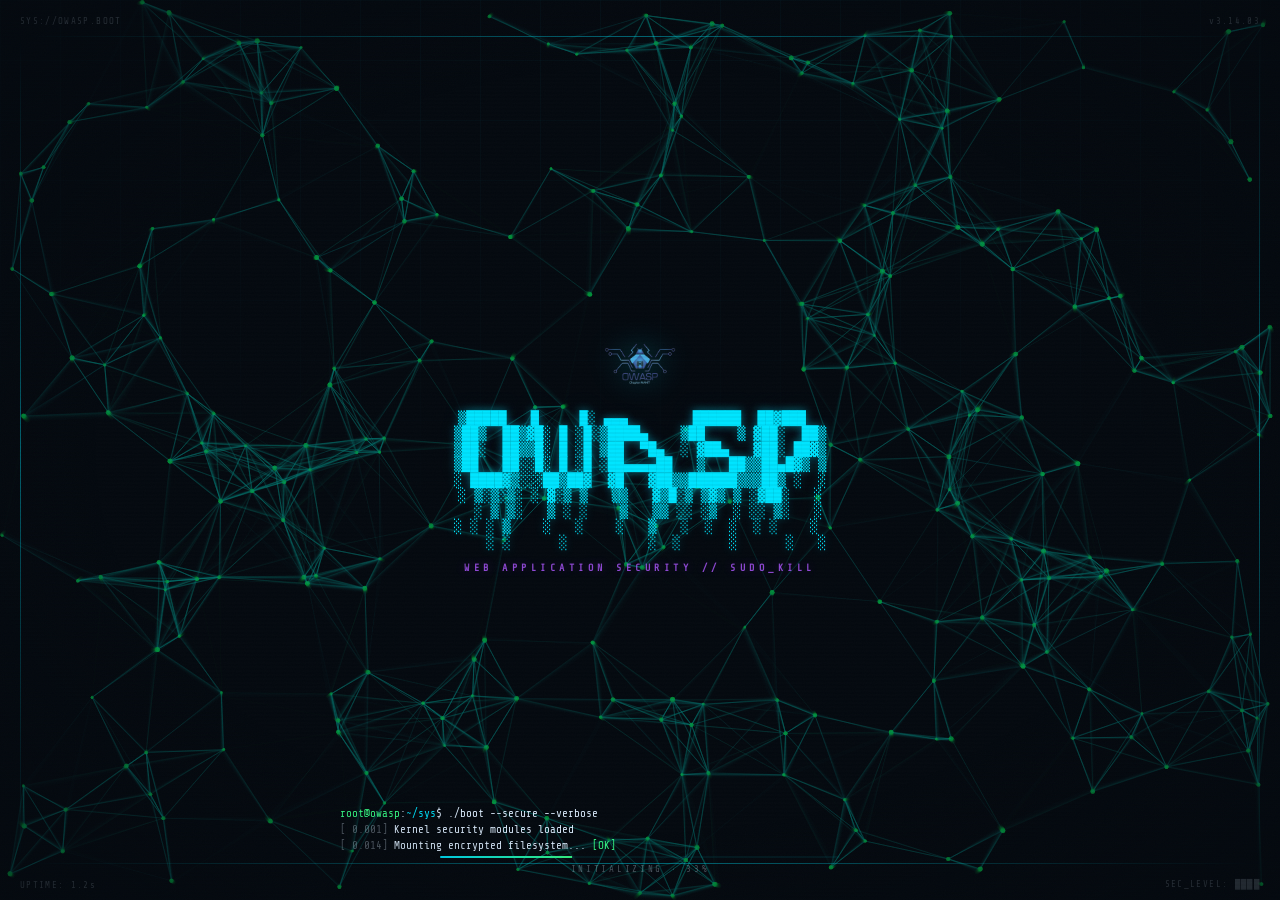
<file: index.html>
<!DOCTYPE html>
<html lang="en">

<head>
  <meta charset="UTF-8">
  <meta name="viewport" content="width=device-width, initial-scale=1.0">
  <title>OWASP MANIT | Cyber Defense Consortium</title>
  <meta name="description" content="Welcome to the OWASP Student Chapter at MANIT Bhopal. Explore cybersecurity workshops, CTF competitions, and security tools built by student developers.">
  <meta name="keywords" content="OWASP MANIT, OWASP Bhopal, cybersecurity club MANIT, Capture The Flag MANIT, ethical hacking Bhopal">
  
  <!-- Open Graph / Facebook -->
  <meta property="og:type" content="website">
  <meta property="og:url" content="https://owaspmanit.in/index.html">
  <meta property="og:title" content="OWASP MANIT | Cyber Defense Consortium">
  <meta property="og:description" content="Welcome to the OWASP Student Chapter at MANIT Bhopal. Explore cybersecurity workshops, CTF competitions, and security tools built by student developers.">
  <meta property="og:image" content="https://owaspmanit.in/logo_owasp.png">

  <!-- Twitter -->
  <meta property="twitter:card" content="summary_large_image">
  <meta property="twitter:url" content="https://owaspmanit.in/index.html">
  <meta property="twitter:title" content="OWASP MANIT | Cyber Defense Consortium">
  <meta property="twitter:description" content="Welcome to the OWASP Student Chapter at MANIT Bhopal. Explore cybersecurity workshops, CTF competitions, and security tools built by student developers.">
  <meta property="twitter:image" content="https://owaspmanit.in/logo_owasp.png">

  <link rel="icon" type="image/png" href="logo_owasp.png">
  <style>
    @import url('https://fonts.googleapis.com/css2?family=Share+Tech+Mono&family=Fira+Code:wght@300;400;500&display=swap');

    :root {
      --cyan: #00e5ff;
      --cyan-dim: rgba(0, 229, 255, 0.45);
      --cyan-glow: rgba(0, 229, 255, 0.15);
      --green: #39ff88;
      --green-dim: rgba(57, 255, 136, 0.55);
      --purple: #a855f7;
      --purple-dim: rgba(168, 85, 247, 0.45);
      --purple-glow: rgba(168, 85, 247, 0.15);
      --bg: #050a10;
      --text: #ddeeff;
      --mono: 'Share Tech Mono', 'Fira Code', 'Courier New', monospace;
    }

    *,
    *::before,
    *::after {
      box-sizing: border-box;
      margin: 0;
      padding: 0;
    }

    html,
    body {
      height: 100%;
      margin: 0;
      overflow: hidden;
      background: var(--bg);
    }

    .sr-only {
      position: absolute;
      width: 1px;
      height: 1px;
      padding: 0;
      margin: -1px;
      overflow: hidden;
      clip: rect(0, 0, 0, 0);
      white-space: nowrap;
      border: 0;
    }

    body {
      background-color: var(--bg);
      transition: opacity 0.5s ease;
      color: var(--text);
    }

    body.leaving {
      opacity: 0;
    }

    /* ── Ambient background layers ── */
    .ambient {
      position: fixed;
      inset: 0;
      z-index: 2;
      pointer-events: none;
      overflow: hidden;
    }

    .ambient__orb {
      position: absolute;
      border-radius: 50%;
      filter: blur(90px);
      opacity: 0;
      animation: orbFloat 20s ease-in-out infinite;
    }

    .ambient__orb--a {
      width: 640px;
      height: 640px;
      background: radial-gradient(circle, rgba(0, 229, 255, 0.18), transparent 70%);
      top: -15%;
      left: -10%;
      animation-delay: 0s;
    }

    .ambient__orb--b {
      width: 480px;
      height: 480px;
      background: radial-gradient(circle, rgba(57, 255, 136, 0.12), transparent 70%);
      top: 25%;
      right: -8%;
      animation-delay: -7s;
    }

    .ambient__orb--c {
      width: 360px;
      height: 360px;
      background: radial-gradient(circle, rgba(168, 85, 247, 0.14), transparent 70%);
      bottom: 15%;
      left: 30%;
      animation-delay: -13s;
    }

    @keyframes orbFloat {
      0% {
        opacity: 1;
        transform: translate(0, 0) scale(1);
      }

      33% {
        transform: translate(40px, -30px) scale(1.08);
      }

      66% {
        transform: translate(-20px, 40px) scale(0.95);
      }

      100% {
        opacity: 1;
        transform: translate(0, 0) scale(1);
      }
    }

    .ambient__grid {
      position: absolute;
      inset: 0;
      background-image:
        linear-gradient(rgba(0, 229, 255, 0.03) 1px, transparent 1px),
        linear-gradient(90deg, rgba(0, 229, 255, 0.03) 1px, transparent 1px);
      background-size: 60px 60px;
      mask-image: radial-gradient(ellipse 80% 60% at 50% 0%, black, transparent);
      -webkit-mask-image: radial-gradient(ellipse 80% 60% at 50% 0%, black, transparent);
    }

    .ambient__noise {
      position: absolute;
      inset: 0;
      opacity: 0.02;
      background-image: url("data:image/svg+xml,%3Csvg viewBox='0 0 200 200' xmlns='http://www.w3.org/2000/svg'%3E%3Cfilter id='n'%3E%3CfeTurbulence type='fractalNoise' baseFrequency='0.9' numOctaves='4' stitchTiles='stitch'/%3E%3C/filter%3E%3Crect width='100%25' height='100%25' filter='url(%23n)'/%3E%3C/svg%3E");
      background-size: 200px;
    }

    /* ── CRT Scanline Overlay ── */
    .scanlines {
      position: fixed;
      inset: 0;
      pointer-events: none;
      z-index: 300;
      background: repeating-linear-gradient(0deg,
          transparent,
          transparent 2px,
          rgba(0, 0, 0, 0.04) 2px,
          rgba(0, 0, 0, 0.04) 4px);
    }

    /* ── Vignette ── */
    .vignette {
      position: fixed;
      inset: 0;
      pointer-events: none;
      z-index: 299;
      background: radial-gradient(ellipse at center, transparent 60%, rgba(5, 10, 16, 0.5) 100%);
    }

    /* ── HUD Overlay ── */
    .hud-overlay {
      position: fixed;
      inset: 0;
      z-index: 200;
      display: flex;
      flex-direction: column;
      align-items: center;
      justify-content: center;
      pointer-events: none;
      font-family: var(--mono);
    }

    /* ── ASCII Art Block ── */
    .ascii-art {
      color: var(--cyan);
      font-size: clamp(5px, 1.05vw, 14px);
      line-height: 1.15;
      white-space: pre;
      text-align: center;
      text-shadow:
        0 0 8px var(--cyan-dim),
        0 0 30px var(--cyan-glow);
      animation: asciiPulse 4s ease-in-out infinite;
      opacity: 0;
      transform: translateY(-10px);
      transition: opacity 0.8s cubic-bezier(0.22, 1, 0.36, 1), transform 0.8s cubic-bezier(0.22, 1, 0.36, 1);
      user-select: none;
      will-change: opacity, transform;
    }

    .ascii-art.visible {
      opacity: 1;
      transform: translateY(0);
    }

    /* ── Subtitle Under Logo ── */
    .ascii-subtitle {
      margin-top: 12px;
      color: var(--purple);
      font-size: 10px;
      font-weight: 600;
      letter-spacing: 0.45em;
      text-transform: uppercase;
      text-shadow: 0 0 12px rgba(168, 85, 247, 0.4);
      opacity: 0;
      transition: opacity 1s cubic-bezier(0.22, 1, 0.36, 1) 0.4s;
    }

    /* ── Logo Icon ── */
    .boot-logo {
      width: 72px;
      height: 72px;
      margin-bottom: 12px;
      object-fit: contain;
      opacity: 0;
      transform: scale(0.9);
      filter: drop-shadow(0 0 16px rgba(0, 229, 255, 0.45));
      transition: opacity 1.2s cubic-bezier(0.22, 1, 0.36, 1), transform 1.2s cubic-bezier(0.22, 1, 0.36, 1);
      animation: logoFloat 4s ease-in-out infinite alternate;
    }

    .boot-logo.visible {
      opacity: 1;
      transform: scale(1);
    }

    @keyframes logoFloat {
      0% { transform: scale(1) translateY(0); filter: drop-shadow(0 0 16px rgba(0, 229, 255, 0.45)); }
      100% { transform: scale(1.04) translateY(-4px); filter: drop-shadow(0 0 24px rgba(0, 229, 255, 0.7)); }
    }

    .ascii-subtitle.visible {
      opacity: 0.85;
    }

    /* ── Terminal Console ── */
    .terminal {
      position: fixed;
      bottom: 48px;
      left: 50%;
      transform: translateX(-50%);
      width: min(600px, 90vw);
      z-index: 210;
      font-family: var(--mono);
      pointer-events: none;
    }

    .terminal-lines {
      display: flex;
      flex-direction: column;
      gap: 3px;
    }

    .term-line {
      font-size: 11px;
      color: var(--text);
      opacity: 0;
      transform: translateY(6px) translateZ(0);
      transition: opacity 0.35s cubic-bezier(0.22, 1, 0.36, 1), transform 0.35s cubic-bezier(0.22, 1, 0.36, 1);
      will-change: opacity, transform;
      white-space: nowrap;
      overflow: hidden;
    }

    .term-line.visible {
      opacity: 1;
      transform: translateY(0) translateZ(0);
    }

    .term-line .prompt {
      color: var(--green);
    }

    .term-line .path {
      color: var(--cyan);
    }

    .term-line .ok {
      color: var(--green);
    }

    .term-line .warn {
      color: var(--purple);
    }

    .term-line .fail {
      color: var(--purple);
    }

    .term-line .dim {
      color: rgba(221, 238, 255, 0.35);
    }

    /* ── Progress Bar ── */
    .progress-wrap {
      position: fixed;
      bottom: 26px;
      left: 50%;
      transform: translateX(-50%);
      width: min(400px, 70vw);
      z-index: 220;
      pointer-events: none;
      opacity: 0;
      transition: opacity 0.6s cubic-bezier(0.22, 1, 0.36, 1);
    }

    .progress-wrap.visible {
      opacity: 1;
    }

    .progress-bar {
      height: 2px;
      background: rgba(0, 229, 255, 0.08);
      border-radius: 1px;
      overflow: hidden;
    }

    .progress-fill {
      height: 100%;
      width: 0%;
      background: linear-gradient(90deg, var(--cyan), var(--green));
      box-shadow: 0 0 10px var(--cyan-glow);
      transition: width 0.4s cubic-bezier(0.22, 1, 0.36, 1);
    }

    .progress-label {
      margin-top: 6px;
      text-align: center;
      font-family: var(--mono);
      font-size: 9px;
      letter-spacing: 0.3em;
      color: rgba(221, 238, 255, 0.35);
      text-transform: uppercase;
    }

    /* ── Corner HUD Elements ── */
    .corner-hud {
      position: fixed;
      font-family: var(--mono);
      font-size: 9px;
      letter-spacing: 0.15em;
      color: rgba(221, 238, 255, 0.25);
      z-index: 230;
      pointer-events: none;
    }

    .corner-tl {
      top: 16px;
      left: 20px;
    }

    .corner-tr {
      top: 16px;
      right: 20px;
      text-align: right;
    }

    .corner-bl {
      bottom: 10px;
      left: 20px;
    }

    .corner-br {
      bottom: 10px;
      right: 20px;
      text-align: right;
    }

    /* ── Decorative Frame ── */
    .frame-border {
      position: fixed;
      z-index: 240;
      pointer-events: none;
    }

    .frame-top,
    .frame-bottom {
      left: 20px;
      right: 20px;
      height: 1px;
      background: linear-gradient(90deg, transparent, var(--cyan-dim), transparent);
    }

    .frame-top {
      top: 36px;
    }

    .frame-bottom {
      bottom: 36px;
    }

    .frame-left,
    .frame-right {
      top: 36px;
      bottom: 36px;
      width: 1px;
      background: linear-gradient(180deg, transparent, var(--cyan-dim), transparent);
    }

    .frame-left {
      left: 20px;
    }

    .frame-right {
      right: 20px;
    }

    /* ── Keyframes ── */
    @keyframes asciiPulse {

      0%,
      100% {
        text-shadow: 0 0 8px var(--cyan-dim), 0 0 30px var(--cyan-glow);
      }

      50% {
        text-shadow: 0 0 16px var(--cyan-dim), 0 0 50px var(--cyan-glow), 0 0 80px rgba(0, 229, 255, 0.08);
      }
    }

    @keyframes blink {

      0%,
      49% {
        opacity: 1;
      }

      50%,
      100% {
        opacity: 0;
      }
    }

    .cursor-blink::after {
      content: '█';
      animation: blink 0.7s step-end infinite;
      color: var(--green);
    }

    /* ── NODE CANVAS ── */
    #node-canvas {
      position: fixed;
      inset: 0;
      z-index: 1;
      width: 100%;
      height: 100%;
      pointer-events: none;
      opacity: 0.8;
    }
  </style>
</head>

<body>
  <h1 class="sr-only">OWASP MANIT Student Chapter</h1>
  <!-- Canvas for node network placed immediately after <body> -->
  <canvas id="node-canvas"></canvas>

  <!-- Ambient background layers -->
  <div class="ambient" aria-hidden="true">
    <div class="ambient__orb ambient__orb--a"></div>
    <div class="ambient__orb ambient__orb--b"></div>
    <div class="ambient__orb ambient__orb--c"></div>
    <div class="ambient__grid"></div>
    <div class="ambient__noise"></div>
  </div>

  <!-- CRT Effects -->
  <div class="scanlines"></div>
  <div class="vignette"></div>

  <!-- Decorative Frame -->
  <div class="frame-border frame-top"></div>
  <div class="frame-border frame-bottom"></div>
  <div class="frame-border frame-left"></div>
  <div class="frame-border frame-right"></div>

  <!-- Corner HUD -->
  <div class="corner-hud corner-tl" id="hud-tl">SYS://OWASP.BOOT</div>
  <div class="corner-hud corner-tr" id="hud-tr">v3.14.03</div>
  <div class="corner-hud corner-bl" id="hud-bl"></div>
  <div class="corner-hud corner-br" id="hud-br">SEC_LEVEL: ████</div>

  <!-- Main HUD Overlay -->
  <div class="hud-overlay">
    <img src="logo_owasp.png" alt="OWASP Icon" class="boot-logo" id="boot-logo" onerror="this.style.display='none';">
    <pre class="ascii-art" id="ascii-logo"></pre>
    <div class="ascii-subtitle" id="ascii-sub">Web Application Security // sudo_kill</div>
  </div>

  <!-- Terminal Console -->
  <div class="terminal" id="terminal">
    <div class="terminal-lines" id="term-lines"></div>
  </div>

  <!-- Progress Bar -->
  <div class="progress-wrap" id="progress-wrap">
    <div class="progress-bar">
      <div class="progress-fill" id="progress-fill"></div>
    </div>
    <div class="progress-label" id="progress-label">Initializing ∙ 0%</div>
  </div>

  <script>
    /* ═══════════════════════════════════════════════
       ASCII ART + TERMINAL BOOT SEQUENCE
    ═══════════════════════════════════════════════ */

    const ASCII_LOGO = `
 ▒█████   █     █░ ▄▄▄        ██████  ██▓███  
▒██▒  ██▒▓█░ █ ░█░▒████▄    ▒██    ▒ ▓██░  ██▒
▒██░  ██▒▒█░ █ ░█ ▒██  ▀█▄  ░ ▓██▄   ▓██░ ██▓▒
▒██   ██░░█░ █ ░█ ░██▄▄▄▄██   ▒   ██▒▒██▄█▓▒ ▒
░ ████▓▒░░░██▒██▓  ▓█   ▓██▒▒██████▒▒▒██▒ ░  ░
░ ▒░▒░▒░ ░ ▓░▒ ▒   ▒▒   ▓▒█░▒ ▒▓▒ ▒ ░▓██░   ░
  ░ ▒ ▒░   ▒ ░ ░    ▒   ▒▒ ░░ ░▒  ░ ░░ ▒░   ░
░ ░ ░ ▒    ░   ░    ░   ▒   ░  ░  ░  ░ ░    ░ 
    ░ ░      ░          ░  ░      ░      ░   ░  
`.trim();

    const BOOT_LINES = [
      { text: '<span class="prompt">root@owasp</span>:<span class="path">~/sys</span>$ ./boot --secure --verbose', delay: 200 },
      { text: '<span class="dim">[    0.001]</span> Kernel security modules loaded', delay: 300 },
      { text: '<span class="dim">[    0.014]</span> Mounting encrypted filesystem... <span class="ok">[OK]</span>', delay: 250 },
      { text: '<span class="dim">[    0.031]</span> TLS 1.3 handshake ∙∙∙∙∙∙∙∙∙∙∙∙∙∙ <span class="ok">VERIFIED</span>', delay: 280 },
      { text: '<span class="dim">[    0.048]</span> Loading threat intelligence db... <span class="ok">[OK]</span>', delay: 200 },
      { text: '<span class="dim">[    0.062]</span> WAF rules injected ∙∙∙∙∙∙∙∙∙∙∙∙∙ <span class="warn">2,847 rules</span>', delay: 260 },
      { text: '<span class="dim">[    0.079]</span> Vulnerability scanner ready ∙∙∙∙∙ <span class="ok">[ARMED]</span>', delay: 220 },
      { text: '<span class="dim">[    0.093]</span> Initializing neural interface... <span class="ok">[READY]</span>', delay: 300 },
      { text: '<span class="prompt">root@owasp</span>:<span class="path">~/sys</span>$ <span class="cursor-blink"></span>', delay: 400 },
    ];

    // ── Boot sequence controller ──
    const asciiEl = document.getElementById('ascii-logo');
    const asciiSub = document.getElementById('ascii-sub');
    const bootLogo = document.getElementById('boot-logo');
    const termLines = document.getElementById('term-lines');
    const progressWrap = document.getElementById('progress-wrap');
    const progressFill = document.getElementById('progress-fill');
    const progressLabel = document.getElementById('progress-label');
    const hudBL = document.getElementById('hud-bl');

    let bootStart = performance.now();

    // Reveal ASCII art & Logo
    setTimeout(() => {
      if (bootLogo) bootLogo.classList.add('visible');
      asciiEl.textContent = ASCII_LOGO;
      asciiEl.classList.add('visible');
    }, 150);

    setTimeout(() => asciiSub.classList.add('visible'), 600);
    setTimeout(() => progressWrap.classList.add('visible'), 500);

    // Type boot lines
    let lineDelay = 700;
    BOOT_LINES.forEach((entry, i) => {
      setTimeout(() => {
        const div = document.createElement('div');
        div.className = 'term-line';
        div.innerHTML = entry.text;
        termLines.appendChild(div);

        // Remove cursor from previous line
        const prev = termLines.querySelectorAll('.cursor-blink');
        if (prev.length > 1) prev[0].classList.remove('cursor-blink');

        requestAnimationFrame(() => div.classList.add('visible'));

        // Update progress
        const pct = Math.min(100, Math.round(((i + 1) / BOOT_LINES.length) * 100));
        progressFill.style.width = pct + '%';
        progressLabel.textContent = `Initializing ∙ ${pct}%`;
      }, lineDelay);
      lineDelay += entry.delay;
    });

    // Update bottom-left HUD with uptime
    setInterval(() => {
      const up = ((performance.now() - bootStart) / 1000).toFixed(1);
      hudBL.textContent = `UPTIME: ${up}s`;
    }, 100);

    // Fade out and redirect
    setTimeout(() => {
      document.body.classList.add('leaving');
    }, 3600);

    setTimeout(() => {
      window.location.replace('SITE/home.html');
    }, 4300);
  </script>
  <script src="./SITE/script.js"></script>
</body>

</html>
</file>
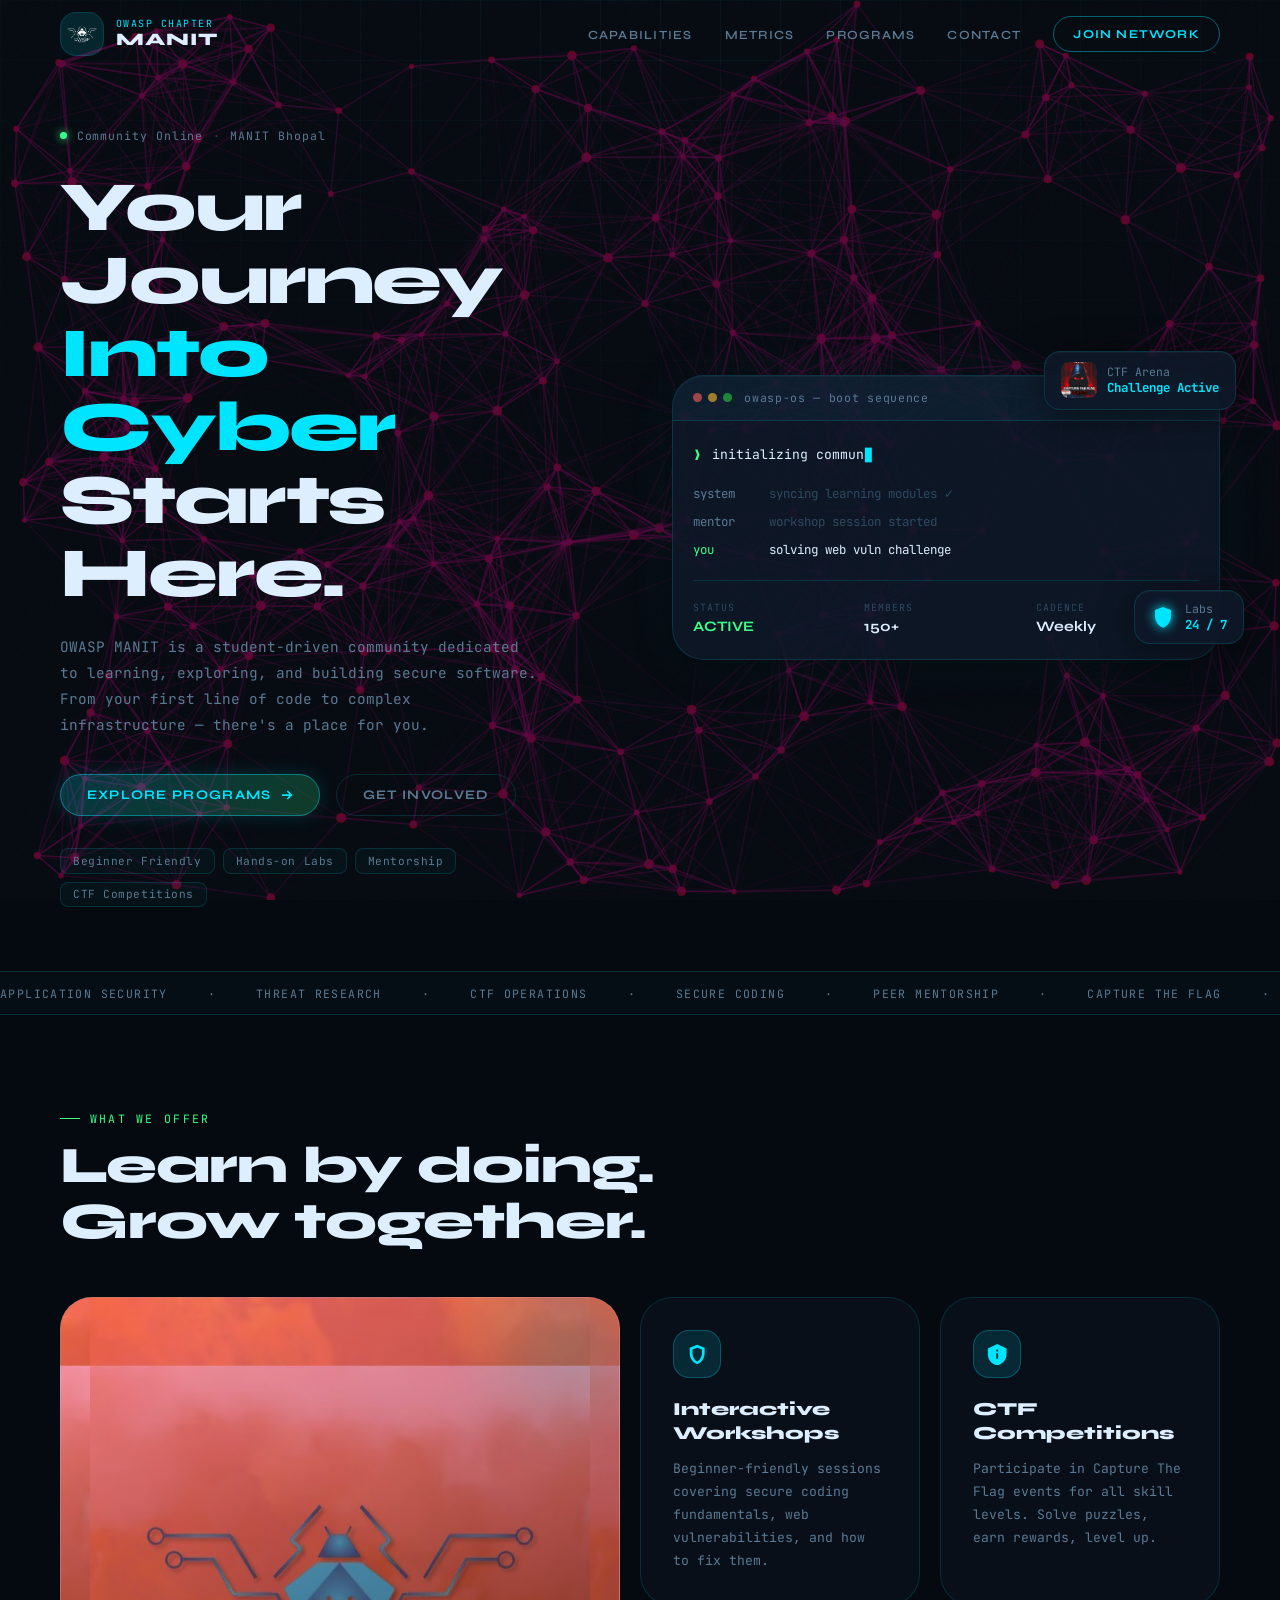
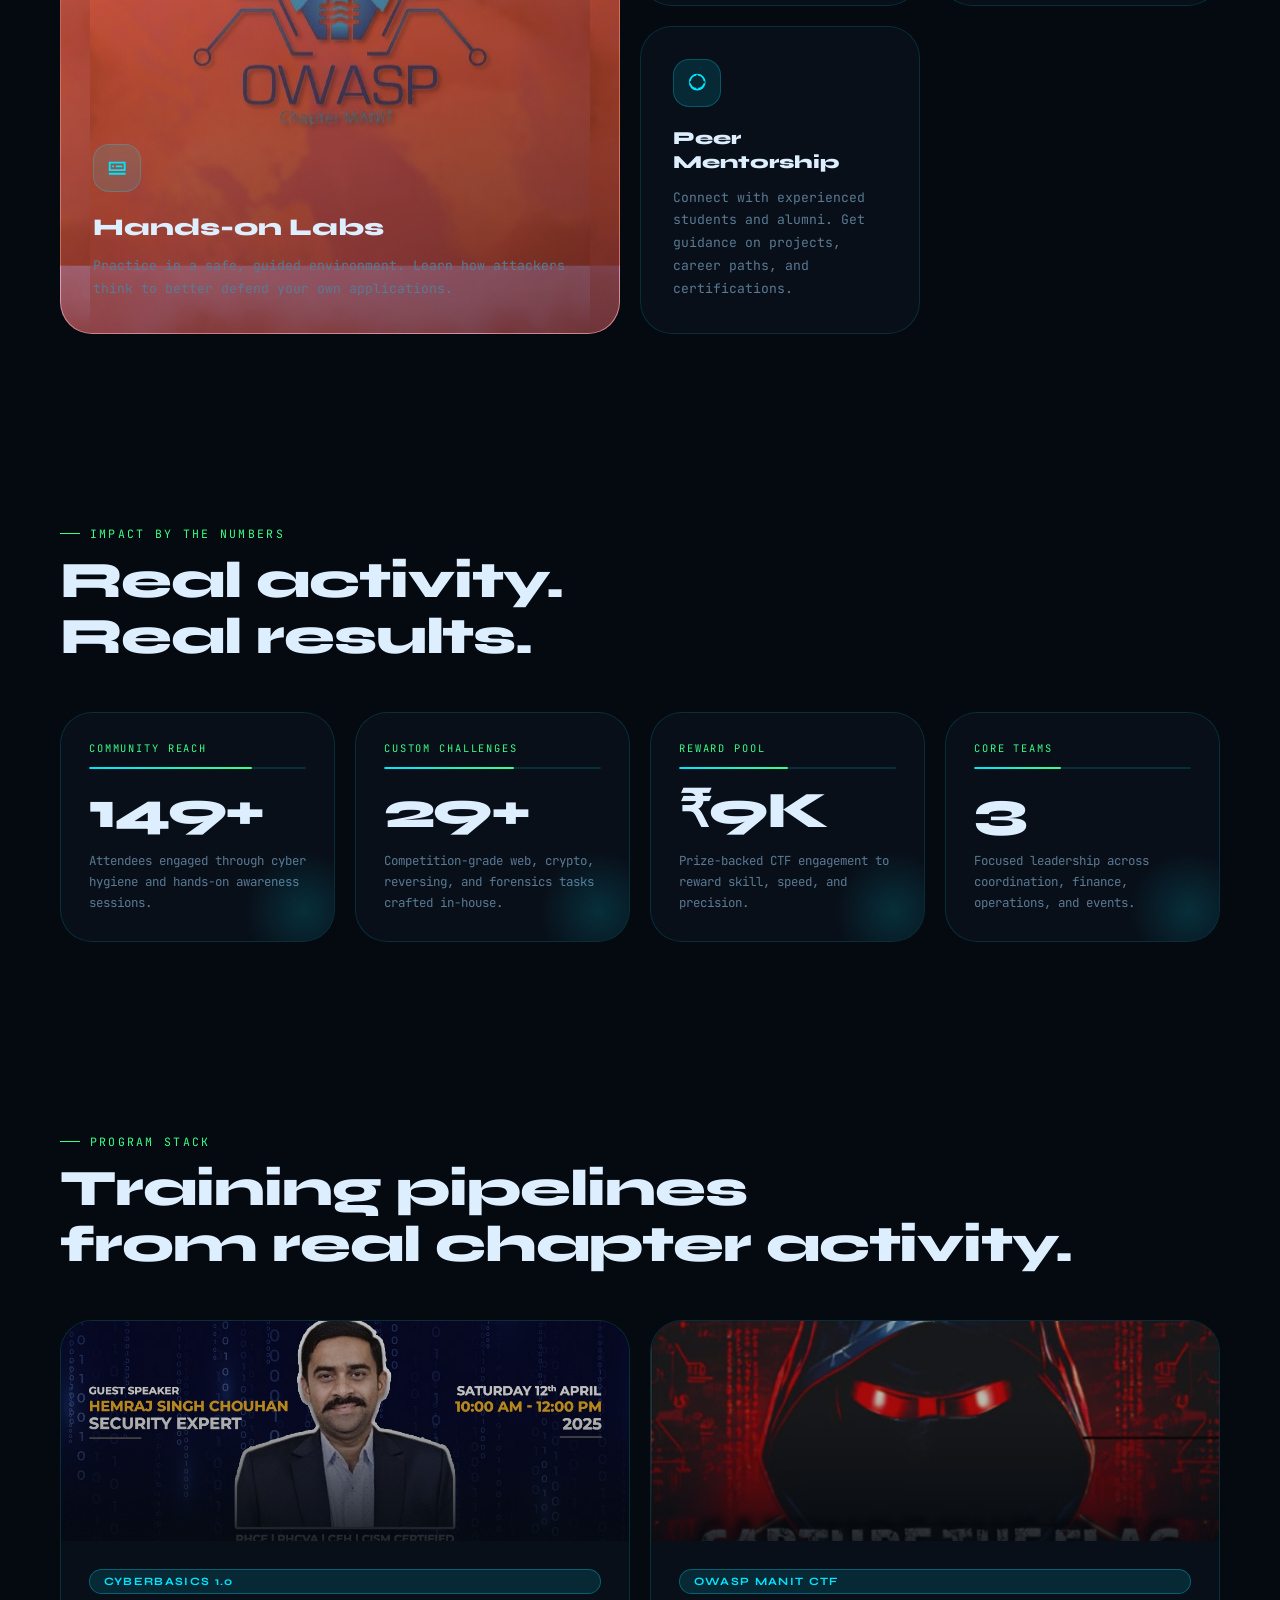
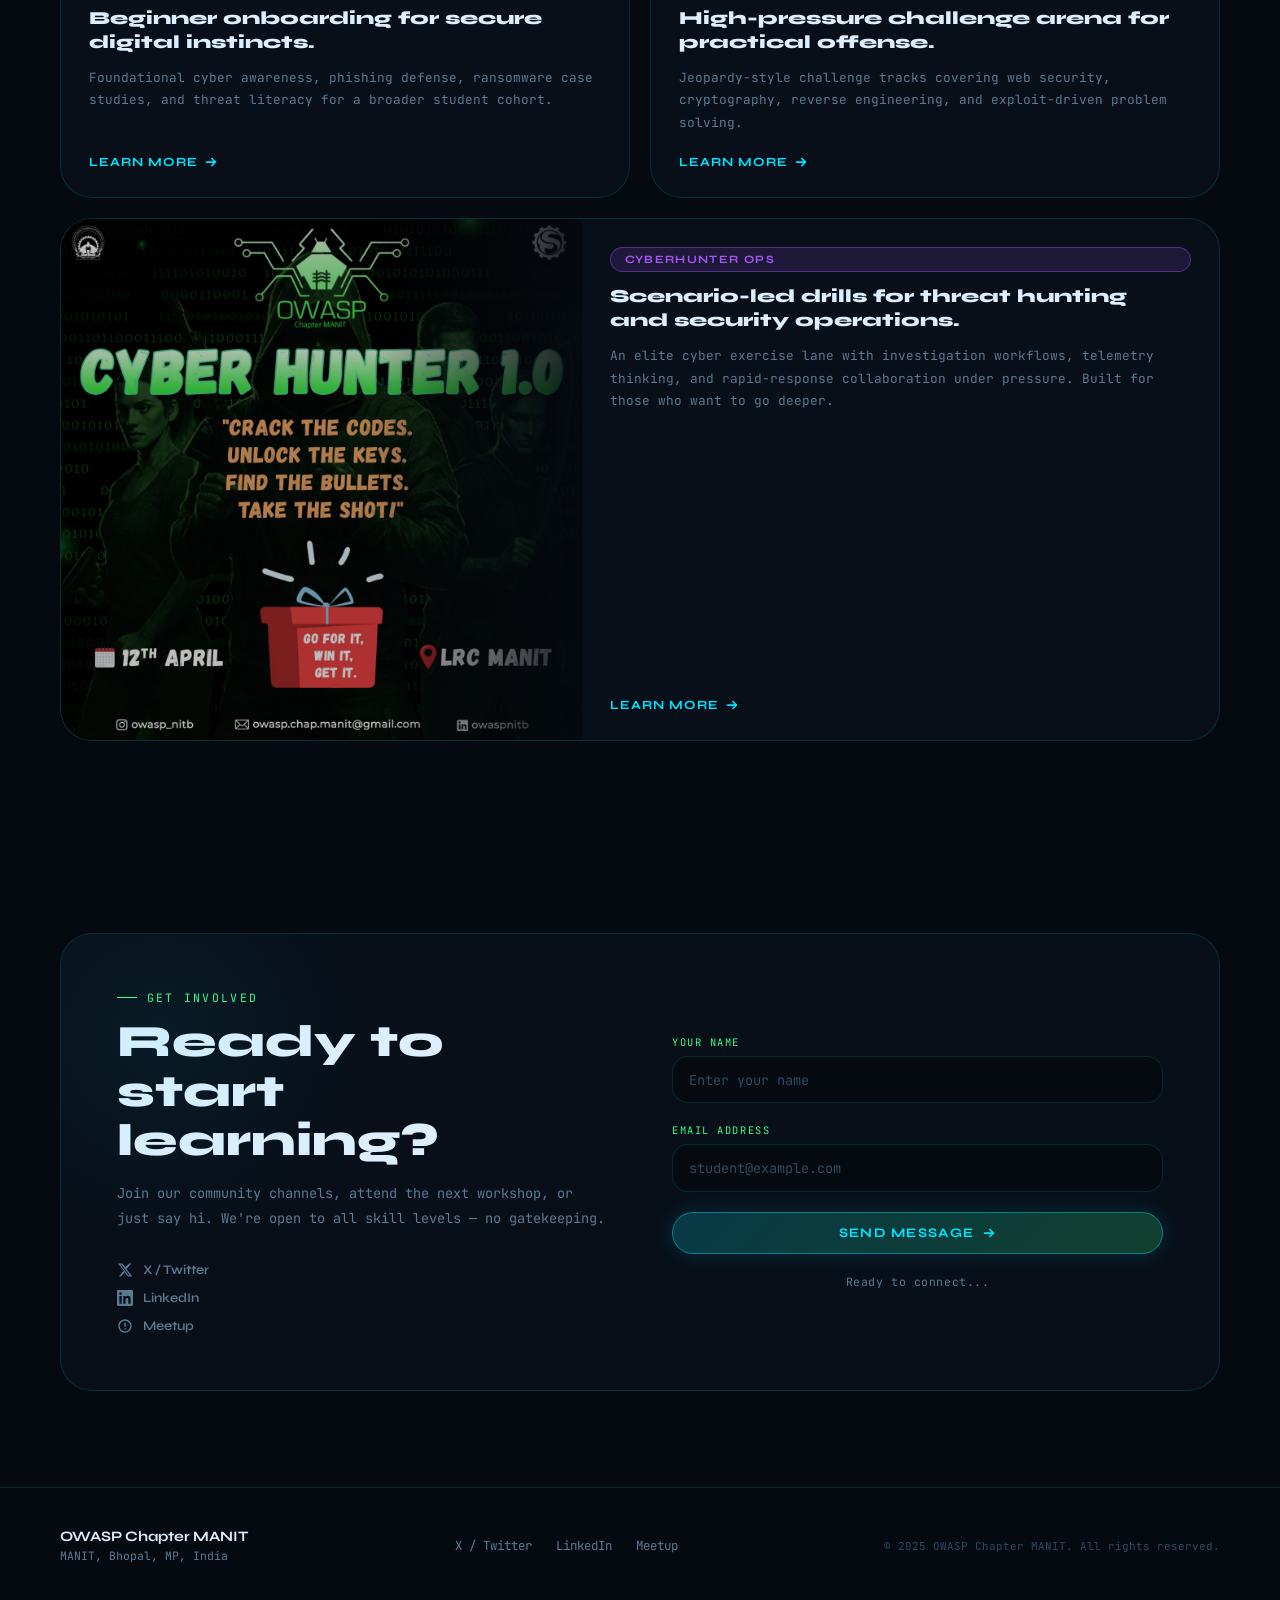
<file: New folder/index.html>
<!DOCTYPE html>
<html lang="en">
<head>
  <meta charset="UTF-8">
  <meta name="viewport" content="width=device-width, initial-scale=1.0">
  <title>OWASP MANIT | Cyber Defense Consortium</title>
  <meta name="description" content="Student-driven cybersecurity community at MANIT Bhopal. Learn. Build. Defend.">
  <link rel="preconnect" href="https://fonts.googleapis.com">
  <link rel="preconnect" href="https://fonts.gstatic.com" crossorigin>
  <link href="https://fonts.googleapis.com/css2?family=Syne:wght@400;600;700;800&family=JetBrains+Mono:wght@300;400;500&display=swap" rel="stylesheet">
  <link rel="stylesheet" href="./style.css">
</head>
<body>

  <!-- Ambient background layers -->
  <div class="ambient" aria-hidden="true">
    <div class="ambient__orb ambient__orb--a"></div>
    <div class="ambient__orb ambient__orb--b"></div>
    <div class="ambient__orb ambient__orb--c"></div>
    <div class="ambient__grid"></div>
    <div class="ambient__noise"></div>
  </div>

  <!-- ═══════════════════════ HEADER ═══════════════════════ -->
  <header class="header" id="top">
    <div class="header__inner container">
      <a class="header__brand" href="#hero" aria-label="OWASP MANIT Home">
        <div class="brand__logomark">
          <img src="../logo_owasp.png" alt="OWASP">
        </div>
        <div class="brand__text">
          <span class="brand__sub">OWASP Chapter</span>
          <strong class="brand__name">MANIT</strong>
        </div>
      </a>

      <nav class="header__nav" aria-label="Primary navigation">
        <a href="#capabilities" class="nav__link">Capabilities</a>
        <a href="#metrics" class="nav__link">Metrics</a>
        <a href="#programs" class="nav__link">Programs</a>
        <a href="#contact" class="nav__link">Contact</a>
      </nav>

      <a class="btn btn--outline header__cta" href="https://www.owaspmanit.in/contact">Join Network</a>

      <button class="header__burger" aria-label="Toggle menu" aria-expanded="false">
        <span></span><span></span><span></span>
      </button>
    </div>
  </header>

  <!-- ═══════════════════════ HERO ═══════════════════════ -->
  <section class="hero" id="hero">
    <div class="hero__inner container">

      <!-- Left: headline + CTAs -->
      <div class="hero__content">
        <div class="hero__eyebrow">
          <span class="status-dot"></span>
          <span>Community Online</span>
          <span class="divider">·</span>
          <span>MANIT Bhopal</span>
        </div>

        <h1 class="hero__headline">
          <span class="line line--reveal">Your Journey</span>
          <span class="line line--reveal line--accent">Into Cyber</span>
          <span class="line line--reveal">Starts Here.</span>
        </h1>

        <p class="hero__lead">
          OWASP MANIT is a student-driven community dedicated to learning, exploring, and building secure software. From your first line of code to complex infrastructure — there's a place for you.
        </p>

        <div class="hero__actions">
          <a class="btn btn--primary" href="#programs">
            <span>Explore Programs</span>
            <svg viewBox="0 0 16 16" aria-hidden="true"><path d="M3 8h10M9 4l4 4-4 4"/></svg>
          </a>
          <a class="btn btn--ghost" href="#contact">Get Involved</a>
        </div>

        <div class="hero__tags">
          <span class="tag">Beginner Friendly</span>
          <span class="tag">Hands-on Labs</span>
          <span class="tag">Mentorship</span>
          <span class="tag">CTF Competitions</span>
        </div>
      </div>

      <!-- Right: terminal card -->
      <div class="hero__terminal-wrap">
        <div class="terminal">
          <div class="terminal__bar">
            <div class="terminal__dots">
              <span></span><span></span><span></span>
            </div>
            <span class="terminal__title">owasp-os — boot sequence</span>
          </div>
          <div class="terminal__body">
            <div class="terminal__line terminal__line--primary">
              <span class="t-prompt">❯</span>
              <span class="t-type" data-text="initializing community grid..."></span>
            </div>
            <div class="terminal__feed" aria-live="polite">
              <p class="t-line"><span class="t-key">system</span><span class="t-val">syncing learning modules ✓</span></p>
              <p class="t-line"><span class="t-key">mentor</span><span class="t-val">workshop session started</span></p>
              <p class="t-line t-line--active"><span class="t-key">you</span><span class="t-val" id="rotating-log">learning networking basics</span></p>
            </div>
            <div class="terminal__divider"></div>
            <div class="terminal__stats">
              <div class="t-stat"><span class="t-stat__label">Status</span><span class="t-stat__val t-stat__val--green">ACTIVE</span></div>
              <div class="t-stat"><span class="t-stat__label">Members</span><span class="t-stat__val">150+</span></div>
              <div class="t-stat"><span class="t-stat__label">Cadence</span><span class="t-stat__val">Weekly</span></div>
            </div>
          </div>
        </div>

        <!-- Floating accent cards -->
        <div class="hero__float hero__float--one">
          <img src="../images/ctf/poster.jpg" alt="CTF">
          <div>
            <span>CTF Arena</span>
            <strong>Challenge Active</strong>
          </div>
        </div>
        <div class="hero__float hero__float--two">
          <svg viewBox="0 0 24 24" aria-hidden="true"><path d="M12 2 4 5v6c0 5.25 3.4 10.16 8 11.72C16.6 21.16 20 16.25 20 11V5l-8-3Z"/></svg>
          <div>
            <span>Labs</span>
            <strong>24 / 7</strong>
          </div>
        </div>
      </div>

    </div>

    <!-- scrolling ticker -->
    <div class="hero__ticker" aria-hidden="true">
      <div class="ticker__track">
        <span>Application Security</span><span>·</span>
        <span>Threat Research</span><span>·</span>
        <span>CTF Operations</span><span>·</span>
        <span>Secure Coding</span><span>·</span>
        <span>Peer Mentorship</span><span>·</span>
        <span>Capture The Flag</span><span>·</span>
        <span>Web Vulnerabilities</span><span>·</span>
        <span>Ethical Hacking</span><span>·</span>
        <span>Application Security</span><span>·</span>
        <span>Threat Research</span><span>·</span>
        <span>CTF Operations</span><span>·</span>
        <span>Secure Coding</span><span>·</span>
        <span>Peer Mentorship</span><span>·</span>
        <span>Capture The Flag</span><span>·</span>
        <span>Web Vulnerabilities</span><span>·</span>
        <span>Ethical Hacking</span><span>·</span>
      </div>
    </div>
  </section>

  <!-- ═══════════════════════ CAPABILITIES ═══════════════════════ -->
  <section class="capabilities section" id="capabilities">
    <div class="container">
      <header class="section__header">
        <p class="section__kicker">What We Offer</p>
        <h2 class="section__title">Learn by doing.<br>Grow together.</h2>
      </header>

      <div class="cap-grid">

        <article class="cap-card cap-card--featured" id="idknow">
          <div class="cap-card__icon">
            <svg viewBox="0 0 24 24"><path d="M3 5h18v10H3V5Zm2 2v6h14V7H5Zm-2 10h18v2H3v-2Zm3.5-8h2v2h-2V9Zm4 0h7v2h-7V9Z"/></svg>
          </div>
          <h3>Hands-on Labs</h3>
          <p>Practice in a safe, guided environment. Learn how attackers think to better defend your own applications.</p>
          <div class="cap-card__accent"></div>
        </article>

        <article class="cap-card">
          <div class="cap-card__icon">
            <svg viewBox="0 0 24 24"><path d="M12 2 4 5v6c0 5.25 3.4 10.16 8 11.72C16.6 21.16 20 16.25 20 11V5l-8-3Zm0 3.12 5 1.88V11c0 3.84-2.3 7.53-5 8.84-2.7-1.31-5-5-5-8.84V7l5-1.88Z"/></svg>
          </div>
          <h3>Interactive Workshops</h3>
          <p>Beginner-friendly sessions covering secure coding fundamentals, web vulnerabilities, and how to fix them.</p>
        </article>

        <article class="cap-card">
          <div class="cap-card__icon">
            <svg viewBox="0 0 24 24"><path d="M12 1 2 6v6c0 5.55 3.84 10.74 10 12 6.16-1.26 10-6.45 10-12V6L12 1Zm-1 10h2v6h-2v-6Zm0-4h2v2h-2V7Z"/></svg>
          </div>
          <h3>CTF Competitions</h3>
          <p>Participate in Capture The Flag events for all skill levels. Solve puzzles, earn rewards, level up.</p>
        </article>

        <article class="cap-card">
          <div class="cap-card__icon">
            <svg viewBox="0 0 24 24"><path d="M12 3a9 9 0 1 0 9 9 9 9 0 0 0-9-9Zm1 14.93V19h-2v-1.07A7 7 0 0 1 5.07 13H4v-2h1.07A7 7 0 0 1 11 5.07V4h2v1.07A7 7 0 0 1 18.93 11H20v2h-1.07A7 7 0 0 1 13 17.93Z"/></svg>
          </div>
          <h3>Peer Mentorship</h3>
          <p>Connect with experienced students and alumni. Get guidance on projects, career paths, and certifications.</p>
        </article>

      </div>
    </div>
  </section>

  <!-- ═══════════════════════ METRICS ═══════════════════════ -->
  <section class="metrics section" id="metrics">
    <div class="container">
      <header class="section__header">
        <p class="section__kicker">Impact by the numbers</p>
        <h2 class="section__title">Real activity.<br>Real results.</h2>
      </header>

      <div class="metrics-grid">
        <article class="metric-card">
          <div class="metric-card__top">
            <span class="metric-card__label">Community Reach</span>
            <div class="metric-card__bar"><div class="metric-card__fill" style="--fill: 75%"></div></div>
          </div>
          <strong class="counter" data-target="150" data-suffix="+">0</strong>
          <p>Attendees engaged through cyber hygiene and hands-on awareness sessions.</p>
        </article>

        <article class="metric-card">
          <div class="metric-card__top">
            <span class="metric-card__label">Custom Challenges</span>
            <div class="metric-card__bar"><div class="metric-card__fill" style="--fill: 60%"></div></div>
          </div>
          <strong class="counter" data-target="30" data-suffix="+">0</strong>
          <p>Competition-grade web, crypto, reversing, and forensics tasks crafted in-house.</p>
        </article>

        <article class="metric-card">
          <div class="metric-card__top">
            <span class="metric-card__label">Reward Pool</span>
            <div class="metric-card__bar"><div class="metric-card__fill" style="--fill: 50%"></div></div>
          </div>
          <strong class="counter" data-target="10" data-prefix="₹" data-suffix="K">0</strong>
          <p>Prize-backed CTF engagement to reward skill, speed, and precision.</p>
        </article>

        <article class="metric-card">
          <div class="metric-card__top">
            <span class="metric-card__label">Core Teams</span>
            <div class="metric-card__bar"><div class="metric-card__fill" style="--fill: 40%"></div></div>
          </div>
          <strong class="counter" data-target="4">0</strong>
          <p>Focused leadership across coordination, finance, operations, and events.</p>
        </article>
      </div>
    </div>
  </section>

  <!-- ═══════════════════════ PROGRAMS ═══════════════════════ -->
  <section class="programs section" id="programs">
    <div class="container">
      <header class="section__header">
        <p class="section__kicker">Program stack</p>
        <h2 class="section__title">Training pipelines<br>from real chapter activity.</h2>
      </header>

      <div class="programs-grid">

        <article class="prog-card">
          <div class="prog-card__media">
            <img src="../images/cyberbasics/poster.jpg" alt="CyberBasics 1.0">
            <div class="prog-card__media-overlay"></div>
          </div>
          <div class="prog-card__body">
            <span class="pill">CyberBasics 1.0</span>
            <h3>Beginner onboarding for secure digital instincts.</h3>
            <p>Foundational cyber awareness, phishing defense, ransomware case studies, and threat literacy for a broader student cohort.</p>
            <a class="prog-card__link" href="#contact">Learn more <svg viewBox="0 0 16 16"><path d="M3 8h10M9 4l4 4-4 4"/></svg></a>
          </div>
        </article>

        <article class="prog-card">
          <div class="prog-card__media">
            <img src="../images/ctf/poster.jpg" alt="OWASP MANIT CTF">
            <div class="prog-card__media-overlay"></div>
          </div>
          <div class="prog-card__body">
            <span class="pill">OWASP MANIT CTF</span>
            <h3>High-pressure challenge arena for practical offense.</h3>
            <p>Jeopardy-style challenge tracks covering web security, cryptography, reverse engineering, and exploit-driven problem solving.</p>
            <a class="prog-card__link" href="#contact">Learn more <svg viewBox="0 0 16 16"><path d="M3 8h10M9 4l4 4-4 4"/></svg></a>
          </div>
        </article>

        <article class="prog-card prog-card--wide">
          <div class="prog-card__media">
            <img src="../images/ch/poster.jpg" alt="CyberHunter Ops">
            <div class="prog-card__media-overlay"></div>
          </div>
          <div class="prog-card__body">
            <span class="pill pill--purple">CyberHunter Ops</span>
            <h3>Scenario-led drills for threat hunting and security operations.</h3>
            <p>An elite cyber exercise lane with investigation workflows, telemetry thinking, and rapid-response collaboration under pressure. Built for those who want to go deeper.</p>
            <a class="prog-card__link" href="#contact">Learn more <svg viewBox="0 0 16 16"><path d="M3 8h10M9 4l4 4-4 4"/></svg></a>
          </div>
        </article>

      </div>
    </div>
  </section>

  <!-- ═══════════════════════ CTA / CONTACT ═══════════════════════ -->
  <section class="contact section" id="contact">
    <div class="container">
      <div class="contact-card">
        <div class="contact-card__left">
          <p class="section__kicker">Get Involved</p>
          <h2>Ready to start<br>learning?</h2>
          <p class="contact-card__lead">Join our community channels, attend the next workshop, or just say hi. We're open to all skill levels — no gatekeeping.</p>
          <div class="contact-card__links">
            <a href="https://twitter.com/owasp_nitb" class="contact-link" target="_blank" rel="noopener">
              <svg viewBox="0 0 24 24"><path d="M18.244 2.25h3.308l-7.227 8.26 8.502 11.24H16.17l-4.714-6.231-5.401 6.231H2.748l7.73-8.835L1.254 2.25H8.08l4.259 5.63 5.905-5.63Zm-1.161 17.52h1.833L7.084 4.126H5.117z"/></svg>
              X / Twitter
            </a>
            <a href="https://www.linkedin.com/company/owaspnitb" class="contact-link" target="_blank" rel="noopener">
              <svg viewBox="0 0 24 24"><path d="M20.447 20.452h-3.554v-5.569c0-1.328-.027-3.037-1.852-3.037-1.853 0-2.136 1.445-2.136 2.939v5.667H9.351V9h3.414v1.561h.046c.477-.9 1.637-1.85 3.37-1.85 3.601 0 4.267 2.37 4.267 5.455v6.286zM5.337 7.433a2.062 2.062 0 0 1-2.063-2.065 2.064 2.064 0 1 1 2.063 2.065zm1.782 13.019H3.555V9h3.564v11.452zM22.225 0H1.771C.792 0 0 .774 0 1.729v20.542C0 23.227.792 24 1.771 24h20.451C23.2 24 24 23.227 24 22.271V1.729C24 .774 23.2 0 22.222 0h.003z"/></svg>
              LinkedIn
            </a>
            <a href="https://www.meetup.com/owasp-maulana-azad-national-institute-of-technology-chapter/#" class="contact-link" target="_blank" rel="noopener">
              <svg viewBox="0 0 24 24"><path d="M12 2C6.477 2 2 6.477 2 12s4.477 10 10 10 10-4.477 10-10S17.523 2 12 2zm0 18a8 8 0 1 1 0-16 8 8 0 0 1 0 16zm-1-5h2v2h-2v-2zm0-8h2v6h-2V7z"/></svg>
              Meetup
            </a>
          </div>
        </div>

        <div class="contact-card__right">
          <form class="contact-form" id="cipher-form" novalidate>
            <div class="form-field">
              <label for="id_name">Your Name</label>
              <input type="text" id="id_name" placeholder="Enter your name" autocomplete="name" required>
            </div>
            <div class="form-field">
              <label for="id_email">Email Address</label>
              <input type="email" id="id_email" placeholder="student@example.com" autocomplete="email" required>
            </div>
            <button type="submit" class="btn btn--primary btn--full">
              <span>Send Message</span>
              <svg viewBox="0 0 16 16" aria-hidden="true"><path d="M3 8h10M9 4l4 4-4 4"/></svg>
            </button>
            <p class="form-status" id="form-status" aria-live="polite">Ready to connect...</p>
          </form>
        </div>
      </div>
    </div>
  </section>

  <!-- ═══════════════════════ FOOTER ═══════════════════════ -->
  <footer class="footer">
    <div class="footer__inner container">
      <div class="footer__brand">
        <strong>OWASP Chapter MANIT</strong>
        <p>MANIT, Bhopal, MP, India</p>
      </div>
      <div class="footer__links">
        <a href="https://twitter.com/owasp_nitb" target="_blank" rel="noopener">X / Twitter</a>
        <a href="https://www.linkedin.com/company/owaspnitb" target="_blank" rel="noopener">LinkedIn</a>
        <a href="https://www.meetup.com/owasp-maulana-azad-national-institute-of-technology-chapter/#" target="_blank" rel="noopener">Meetup</a>
      </div>
      <p class="footer__copy">© 2025 OWASP Chapter MANIT. All rights reserved.</p>
    </div>
  </footer>

  <!-- Canvas for node network (metrics section bg) -->
  <canvas id="node-canvas" aria-hidden="true"></canvas>

  <script src="./script.js"></script>
</body>
</html>
</file>
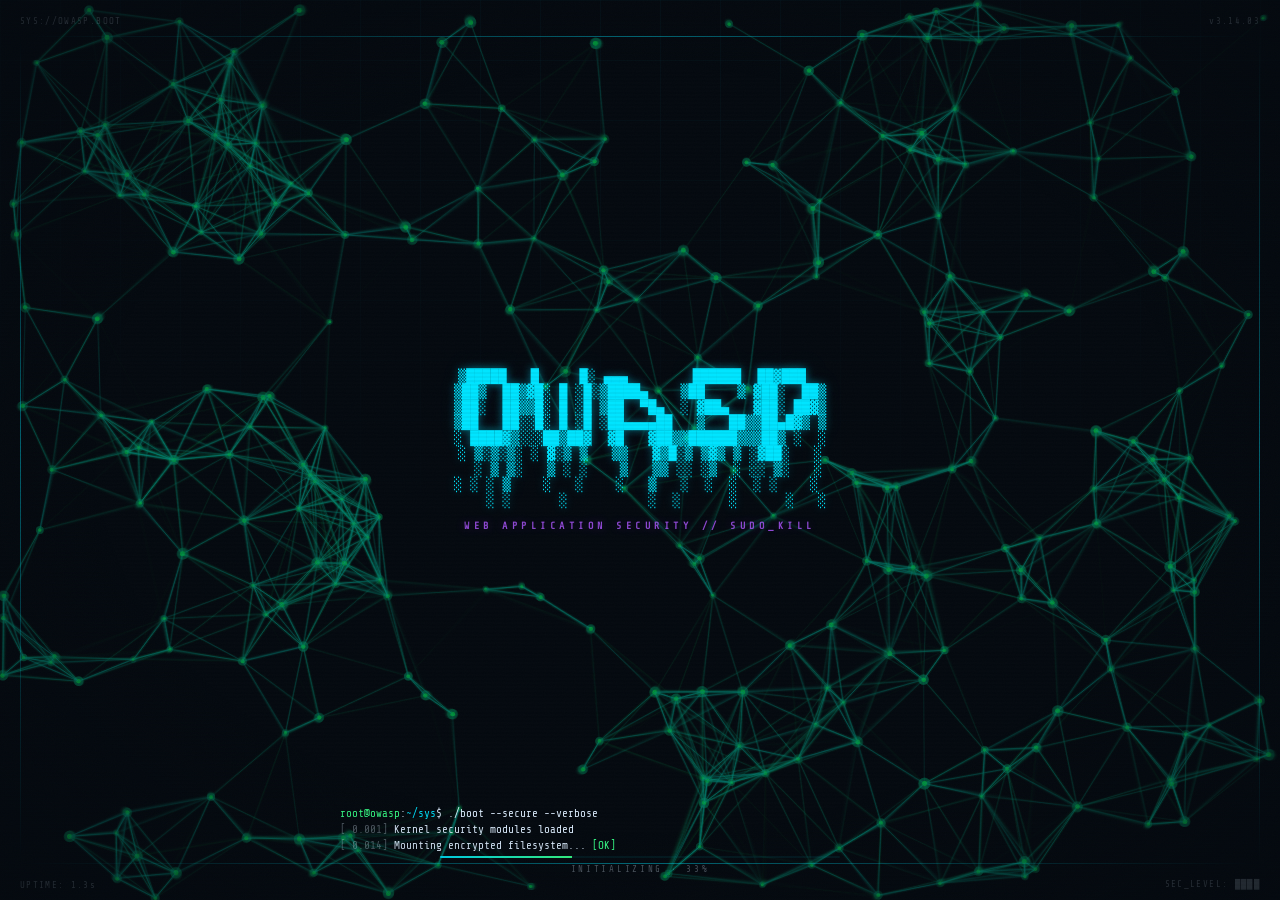
<file: New_Folder/index.html>
<!DOCTYPE html>
<html lang="en">

<head>
  <meta charset="UTF-8">
  <meta name="viewport" content="width=device-width, initial-scale=1.0">
  <title>OWASP // System Boot</title>
  <style>
    @import url('https://fonts.googleapis.com/css2?family=Share+Tech+Mono&family=Fira+Code:wght@300;400;500&display=swap');

    :root {
      --cyan: #00e5ff;
      --cyan-dim: rgba(0, 229, 255, 0.45);
      --cyan-glow: rgba(0, 229, 255, 0.15);
      --green: #39ff88;
      --green-dim: rgba(57, 255, 136, 0.55);
      --purple: #a855f7;
      --purple-dim: rgba(168, 85, 247, 0.45);
      --purple-glow: rgba(168, 85, 247, 0.15);
      --bg: #050a10;
      --text: #ddeeff;
      --mono: 'Share Tech Mono', 'Fira Code', 'Courier New', monospace;
    }

    *,
    *::before,
    *::after {
      box-sizing: border-box;
      margin: 0;
      padding: 0;
    }

    html,
    body {
      height: 100%;
      margin: 0;
      overflow: hidden;
      background: var(--bg);
    }

    body {
      background-color: var(--bg);
      transition: opacity 0.5s ease;
      color: var(--text);
    }

    body.leaving {
      opacity: 0;
    }

    /* ── Ambient background layers ── */
    .ambient {
      position: fixed;
      inset: 0;
      z-index: 2;
      pointer-events: none;
      overflow: hidden;
    }

    .ambient__orb {
      position: absolute;
      border-radius: 50%;
      filter: blur(90px);
      opacity: 0;
      animation: orbFloat 20s ease-in-out infinite;
    }

    .ambient__orb--a {
      width: 640px;
      height: 640px;
      background: radial-gradient(circle, rgba(0, 229, 255, 0.18), transparent 70%);
      top: -15%;
      left: -10%;
      animation-delay: 0s;
    }

    .ambient__orb--b {
      width: 480px;
      height: 480px;
      background: radial-gradient(circle, rgba(57, 255, 136, 0.12), transparent 70%);
      top: 25%;
      right: -8%;
      animation-delay: -7s;
    }

    .ambient__orb--c {
      width: 360px;
      height: 360px;
      background: radial-gradient(circle, rgba(168, 85, 247, 0.14), transparent 70%);
      bottom: 15%;
      left: 30%;
      animation-delay: -13s;
    }

    @keyframes orbFloat {
      0% {
        opacity: 1;
        transform: translate(0, 0) scale(1);
      }

      33% {
        transform: translate(40px, -30px) scale(1.08);
      }

      66% {
        transform: translate(-20px, 40px) scale(0.95);
      }

      100% {
        opacity: 1;
        transform: translate(0, 0) scale(1);
      }
    }

    .ambient__grid {
      position: absolute;
      inset: 0;
      background-image:
        linear-gradient(rgba(0, 229, 255, 0.03) 1px, transparent 1px),
        linear-gradient(90deg, rgba(0, 229, 255, 0.03) 1px, transparent 1px);
      background-size: 60px 60px;
      mask-image: radial-gradient(ellipse 80% 60% at 50% 0%, black, transparent);
      -webkit-mask-image: radial-gradient(ellipse 80% 60% at 50% 0%, black, transparent);
    }

    .ambient__noise {
      position: absolute;
      inset: 0;
      opacity: 0.02;
      background-image: url("data:image/svg+xml,%3Csvg viewBox='0 0 200 200' xmlns='http://www.w3.org/2000/svg'%3E%3Cfilter id='n'%3E%3CfeTurbulence type='fractalNoise' baseFrequency='0.9' numOctaves='4' stitchTiles='stitch'/%3E%3C/filter%3E%3Crect width='100%25' height='100%25' filter='url(%23n)'/%3E%3C/svg%3E");
      background-size: 200px;
    }

    /* ── CRT Scanline Overlay ── */
    .scanlines {
      position: fixed;
      inset: 0;
      pointer-events: none;
      z-index: 300;
      background: repeating-linear-gradient(0deg,
          transparent,
          transparent 2px,
          rgba(0, 0, 0, 0.04) 2px,
          rgba(0, 0, 0, 0.04) 4px);
    }

    /* ── Vignette ── */
    .vignette {
      position: fixed;
      inset: 0;
      pointer-events: none;
      z-index: 299;
      background: radial-gradient(ellipse at center, transparent 60%, rgba(5, 10, 16, 0.5) 100%);
    }

    /* ── HUD Overlay ── */
    .hud-overlay {
      position: fixed;
      inset: 0;
      z-index: 200;
      display: flex;
      flex-direction: column;
      align-items: center;
      justify-content: center;
      pointer-events: none;
      font-family: var(--mono);
    }

    /* ── ASCII Art Block ── */
    .ascii-art {
      color: var(--cyan);
      font-size: clamp(5px, 1.05vw, 14px);
      line-height: 1.15;
      white-space: pre;
      text-align: center;
      text-shadow:
        0 0 8px var(--cyan-dim),
        0 0 30px var(--cyan-glow);
      animation: asciiPulse 4s ease-in-out infinite;
      opacity: 0;
      transform: translateY(-10px);
      transition: opacity 0.8s cubic-bezier(0.22, 1, 0.36, 1), transform 0.8s cubic-bezier(0.22, 1, 0.36, 1);
      user-select: none;
      will-change: opacity, transform;
    }

    .ascii-art.visible {
      opacity: 1;
      transform: translateY(0);
    }

    /* ── Subtitle Under Logo ── */
    .ascii-subtitle {
      margin-top: 12px;
      color: var(--purple);
      font-size: 10px;
      font-weight: 600;
      letter-spacing: 0.45em;
      text-transform: uppercase;
      text-shadow: 0 0 12px rgba(168, 85, 247, 0.4);
      opacity: 0;
      transition: opacity 1s cubic-bezier(0.22, 1, 0.36, 1) 0.4s;
    }

    .ascii-subtitle.visible {
      opacity: 0.85;
    }

    /* ── Terminal Console ── */
    .terminal {
      position: fixed;
      bottom: 48px;
      left: 50%;
      transform: translateX(-50%);
      width: min(600px, 90vw);
      z-index: 210;
      font-family: var(--mono);
      pointer-events: none;
    }

    .terminal-lines {
      display: flex;
      flex-direction: column;
      gap: 3px;
    }

    .term-line {
      font-size: 11px;
      color: var(--text);
      opacity: 0;
      transform: translateY(6px) translateZ(0);
      transition: opacity 0.35s cubic-bezier(0.22, 1, 0.36, 1), transform 0.35s cubic-bezier(0.22, 1, 0.36, 1);
      will-change: opacity, transform;
      white-space: nowrap;
      overflow: hidden;
    }

    .term-line.visible {
      opacity: 1;
      transform: translateY(0) translateZ(0);
    }

    .term-line .prompt {
      color: var(--green);
    }

    .term-line .path {
      color: var(--cyan);
    }

    .term-line .ok {
      color: var(--green);
    }

    .term-line .warn {
      color: var(--purple);
    }

    .term-line .fail {
      color: var(--purple);
    }

    .term-line .dim {
      color: rgba(221, 238, 255, 0.35);
    }

    /* ── Progress Bar ── */
    .progress-wrap {
      position: fixed;
      bottom: 26px;
      left: 50%;
      transform: translateX(-50%);
      width: min(400px, 70vw);
      z-index: 220;
      pointer-events: none;
      opacity: 0;
      transition: opacity 0.6s cubic-bezier(0.22, 1, 0.36, 1);
    }

    .progress-wrap.visible {
      opacity: 1;
    }

    .progress-bar {
      height: 2px;
      background: rgba(0, 229, 255, 0.08);
      border-radius: 1px;
      overflow: hidden;
    }

    .progress-fill {
      height: 100%;
      width: 0%;
      background: linear-gradient(90deg, var(--cyan), var(--green));
      box-shadow: 0 0 10px var(--cyan-glow);
      transition: width 0.4s cubic-bezier(0.22, 1, 0.36, 1);
    }

    .progress-label {
      margin-top: 6px;
      text-align: center;
      font-family: var(--mono);
      font-size: 9px;
      letter-spacing: 0.3em;
      color: rgba(221, 238, 255, 0.35);
      text-transform: uppercase;
    }

    /* ── Corner HUD Elements ── */
    .corner-hud {
      position: fixed;
      font-family: var(--mono);
      font-size: 9px;
      letter-spacing: 0.15em;
      color: rgba(221, 238, 255, 0.25);
      z-index: 230;
      pointer-events: none;
    }

    .corner-tl {
      top: 16px;
      left: 20px;
    }

    .corner-tr {
      top: 16px;
      right: 20px;
      text-align: right;
    }

    .corner-bl {
      bottom: 10px;
      left: 20px;
    }

    .corner-br {
      bottom: 10px;
      right: 20px;
      text-align: right;
    }

    /* ── Decorative Frame ── */
    .frame-border {
      position: fixed;
      z-index: 240;
      pointer-events: none;
    }

    .frame-top,
    .frame-bottom {
      left: 20px;
      right: 20px;
      height: 1px;
      background: linear-gradient(90deg, transparent, var(--cyan-dim), transparent);
    }

    .frame-top {
      top: 36px;
    }

    .frame-bottom {
      bottom: 36px;
    }

    .frame-left,
    .frame-right {
      top: 36px;
      bottom: 36px;
      width: 1px;
      background: linear-gradient(180deg, transparent, var(--cyan-dim), transparent);
    }

    .frame-left {
      left: 20px;
    }

    .frame-right {
      right: 20px;
    }

    /* ── Keyframes ── */
    @keyframes asciiPulse {

      0%,
      100% {
        text-shadow: 0 0 8px var(--cyan-dim), 0 0 30px var(--cyan-glow);
      }

      50% {
        text-shadow: 0 0 16px var(--cyan-dim), 0 0 50px var(--cyan-glow), 0 0 80px rgba(0, 229, 255, 0.08);
      }
    }

    @keyframes blink {

      0%,
      49% {
        opacity: 1;
      }

      50%,
      100% {
        opacity: 0;
      }
    }

    .cursor-blink::after {
      content: '█';
      animation: blink 0.7s step-end infinite;
      color: var(--green);
    }

    /* ── NODE CANVAS ── */
    #node-canvas {
      position: fixed;
      inset: 0;
      z-index: 1;
      width: 100%;
      height: 100%;
      pointer-events: none;
      opacity: 0.8;
    }
  </style>
</head>

<body>
  <!-- Canvas for node network placed immediately after <body> -->
  <canvas id="node-canvas"></canvas>

  <!-- Ambient background layers -->
  <div class="ambient" aria-hidden="true">
    <div class="ambient__orb ambient__orb--a"></div>
    <div class="ambient__orb ambient__orb--b"></div>
    <div class="ambient__orb ambient__orb--c"></div>
    <div class="ambient__grid"></div>
    <div class="ambient__noise"></div>
  </div>

  <!-- CRT Effects -->
  <div class="scanlines"></div>
  <div class="vignette"></div>

  <!-- Decorative Frame -->
  <div class="frame-border frame-top"></div>
  <div class="frame-border frame-bottom"></div>
  <div class="frame-border frame-left"></div>
  <div class="frame-border frame-right"></div>

  <!-- Corner HUD -->
  <div class="corner-hud corner-tl" id="hud-tl">SYS://OWASP.BOOT</div>
  <div class="corner-hud corner-tr" id="hud-tr">v3.14.03</div>
  <div class="corner-hud corner-bl" id="hud-bl"></div>
  <div class="corner-hud corner-br" id="hud-br">SEC_LEVEL: ████</div>

  <!-- Main HUD Overlay -->
  <div class="hud-overlay">
    <pre class="ascii-art" id="ascii-logo"></pre>
    <div class="ascii-subtitle" id="ascii-sub">Web Application Security // sudo_kill</div>
  </div>

  <!-- Terminal Console -->
  <div class="terminal" id="terminal">
    <div class="terminal-lines" id="term-lines"></div>
  </div>

  <!-- Progress Bar -->
  <div class="progress-wrap" id="progress-wrap">
    <div class="progress-bar">
      <div class="progress-fill" id="progress-fill"></div>
    </div>
    <div class="progress-label" id="progress-label">Initializing ∙ 0%</div>
  </div>

  <script>
    /* ═══════════════════════════════════════════════
       ASCII ART + TERMINAL BOOT SEQUENCE
    ═══════════════════════════════════════════════ */

    const ASCII_LOGO = `
 ▒█████   █     █░ ▄▄▄        ██████  ██▓███  
▒██▒  ██▒▓█░ █ ░█░▒████▄    ▒██    ▒ ▓██░  ██▒
▒██░  ██▒▒█░ █ ░█ ▒██  ▀█▄  ░ ▓██▄   ▓██░ ██▓▒
▒██   ██░░█░ █ ░█ ░██▄▄▄▄██   ▒   ██▒▒██▄█▓▒ ▒
░ ████▓▒░░░██▒██▓  ▓█   ▓██▒▒██████▒▒▒██▒ ░  ░
░ ▒░▒░▒░ ░ ▓░▒ ▒   ▒▒   ▓▒█░▒ ▒▓▒ ▒ ░▓██░   ░
  ░ ▒ ▒░   ▒ ░ ░    ▒   ▒▒ ░░ ░▒  ░ ░░ ▒░   ░
░ ░ ░ ▒    ░   ░    ░   ▒   ░  ░  ░  ░ ░    ░ 
    ░ ░      ░          ░  ░      ░      ░   ░  
`.trim();

    const BOOT_LINES = [
      { text: '<span class="prompt">root@owasp</span>:<span class="path">~/sys</span>$ ./boot --secure --verbose', delay: 200 },
      { text: '<span class="dim">[    0.001]</span> Kernel security modules loaded', delay: 300 },
      { text: '<span class="dim">[    0.014]</span> Mounting encrypted filesystem... <span class="ok">[OK]</span>', delay: 250 },
      { text: '<span class="dim">[    0.031]</span> TLS 1.3 handshake ∙∙∙∙∙∙∙∙∙∙∙∙∙∙ <span class="ok">VERIFIED</span>', delay: 280 },
      { text: '<span class="dim">[    0.048]</span> Loading threat intelligence db... <span class="ok">[OK]</span>', delay: 200 },
      { text: '<span class="dim">[    0.062]</span> WAF rules injected ∙∙∙∙∙∙∙∙∙∙∙∙∙ <span class="warn">2,847 rules</span>', delay: 260 },
      { text: '<span class="dim">[    0.079]</span> Vulnerability scanner ready ∙∙∙∙∙ <span class="ok">[ARMED]</span>', delay: 220 },
      { text: '<span class="dim">[    0.093]</span> Initializing neural interface... <span class="ok">[READY]</span>', delay: 300 },
      { text: '<span class="prompt">root@owasp</span>:<span class="path">~/sys</span>$ <span class="cursor-blink"></span>', delay: 400 },
    ];

    // ── Boot sequence controller ──
    const asciiEl = document.getElementById('ascii-logo');
    const asciiSub = document.getElementById('ascii-sub');
    const termLines = document.getElementById('term-lines');
    const progressWrap = document.getElementById('progress-wrap');
    const progressFill = document.getElementById('progress-fill');
    const progressLabel = document.getElementById('progress-label');
    const hudBL = document.getElementById('hud-bl');

    let bootStart = performance.now();

    // Reveal ASCII art
    setTimeout(() => {
      asciiEl.textContent = ASCII_LOGO;
      asciiEl.classList.add('visible');
    }, 150);

    setTimeout(() => asciiSub.classList.add('visible'), 600);
    setTimeout(() => progressWrap.classList.add('visible'), 500);

    // Type boot lines
    let lineDelay = 700;
    BOOT_LINES.forEach((entry, i) => {
      setTimeout(() => {
        const div = document.createElement('div');
        div.className = 'term-line';
        div.innerHTML = entry.text;
        termLines.appendChild(div);

        // Remove cursor from previous line
        const prev = termLines.querySelectorAll('.cursor-blink');
        if (prev.length > 1) prev[0].classList.remove('cursor-blink');

        requestAnimationFrame(() => div.classList.add('visible'));

        // Update progress
        const pct = Math.min(100, Math.round(((i + 1) / BOOT_LINES.length) * 100));
        progressFill.style.width = pct + '%';
        progressLabel.textContent = `Initializing ∙ ${pct}%`;
      }, lineDelay);
      lineDelay += entry.delay;
    });

    // Update bottom-left HUD with uptime
    setInterval(() => {
      const up = ((performance.now() - bootStart) / 1000).toFixed(1);
      hudBL.textContent = `UPTIME: ${up}s`;
    }, 100);

    // Fade out and redirect
    setTimeout(() => {
      document.body.classList.add('leaving');
    }, 3600);

    setTimeout(() => {
      window.location.href = 'home.html';
    }, 4300);
  </script>
  <script src="./script.js"></script>
</body>

</html>
</file>
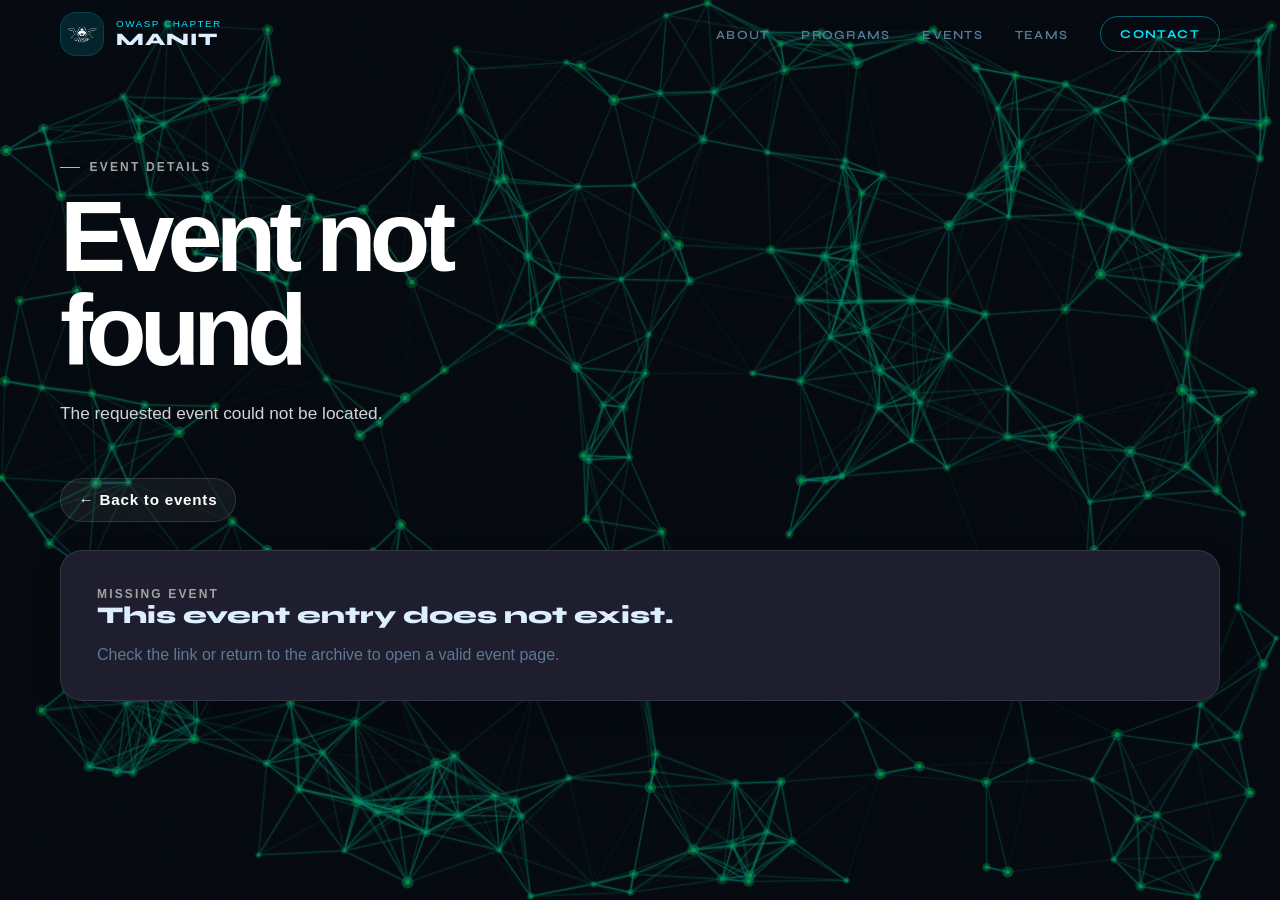
<file: New_Folder/event.html>
<!DOCTYPE html>
<html lang="en">
<head>
  <meta charset="UTF-8">
  <meta name="viewport" content="width=device-width, initial-scale=1.0">
  <title>Event details</title>
  <meta name="description" content="Event detail page generated dynamically from event data.">
  <link rel="preconnect" href="https://fonts.googleapis.com">
  <link rel="preconnect" href="https://fonts.gstatic.com" crossorigin>
  <link href="https://fonts.googleapis.com/css2?family=Syne:wght@400;600;700;800&family=JetBrains+Mono:wght@300;400;500&display=swap" rel="stylesheet">
  <link rel="stylesheet" href="./style.css">
  <link rel="stylesheet" href="./events.css">
</head>
<body class="event-case-study-page">
  <div class="ambient" aria-hidden="true">
    <div class="ambient__orb ambient__orb--a"></div>
    <div class="ambient__orb ambient__orb--b"></div>
    <div class="ambient__orb ambient__orb--c"></div>
    <div class="ambient__grid"></div>
    <div class="ambient__noise"></div>
  </div>
  <header class="header" id="top">
    <div class="header__inner container">
      <a class="header__brand" href="./home.html" aria-label="OWASP MANIT Home">
        <div class="brand__logomark">
          <img src="../logo_owasp.png" alt="OWASP">
        </div>
        <div class="brand__text">
          <span class="brand__sub">OWASP Chapter</span>
          <strong class="brand__name">MANIT</strong>
        </div>
      </a>
      <nav class="header__nav" aria-label="Primary navigation">
        <a href="./home.html#about" class="nav__link">About</a>
        <a href="./home.html#programs" class="nav__link">Programs</a>
        <a href="./events.html" class="nav__link">Events</a>
        <a href="./loading.html#teams" class="nav__link">Teams</a>
      </nav>
      <a class="btn btn--outline header__cta" href="./home.html#contact">Contact</a>
      <button class="header__burger" aria-label="Toggle menu" aria-expanded="false">
        <span></span><span></span><span></span>
      </button>
    </div>
  </header>
  <main>
    <section class="events-hero event-page-hero section">
      <div class="container events-hero__inner">
        <div class="events-hero__copy">
          <p class="section__kicker">Event details</p>
          <h1 class="section__title" id="detail-title">Loading...</h1>
          <p class="events-hero__lead" id="detail-description">Fetching full event details and verified narrative sections.</p>
        </div>
      </div>
    </section>

    <section class="events-page section">
      <div class="container">
        <div id="detail-root"></div>
      </div>
    </section>
  </main>
  <canvas id="node-canvas" aria-hidden="true"></canvas>
  <script src="./script.js"></script>
  <script src="./event-details.js"></script>
</body>
</html>
</file>
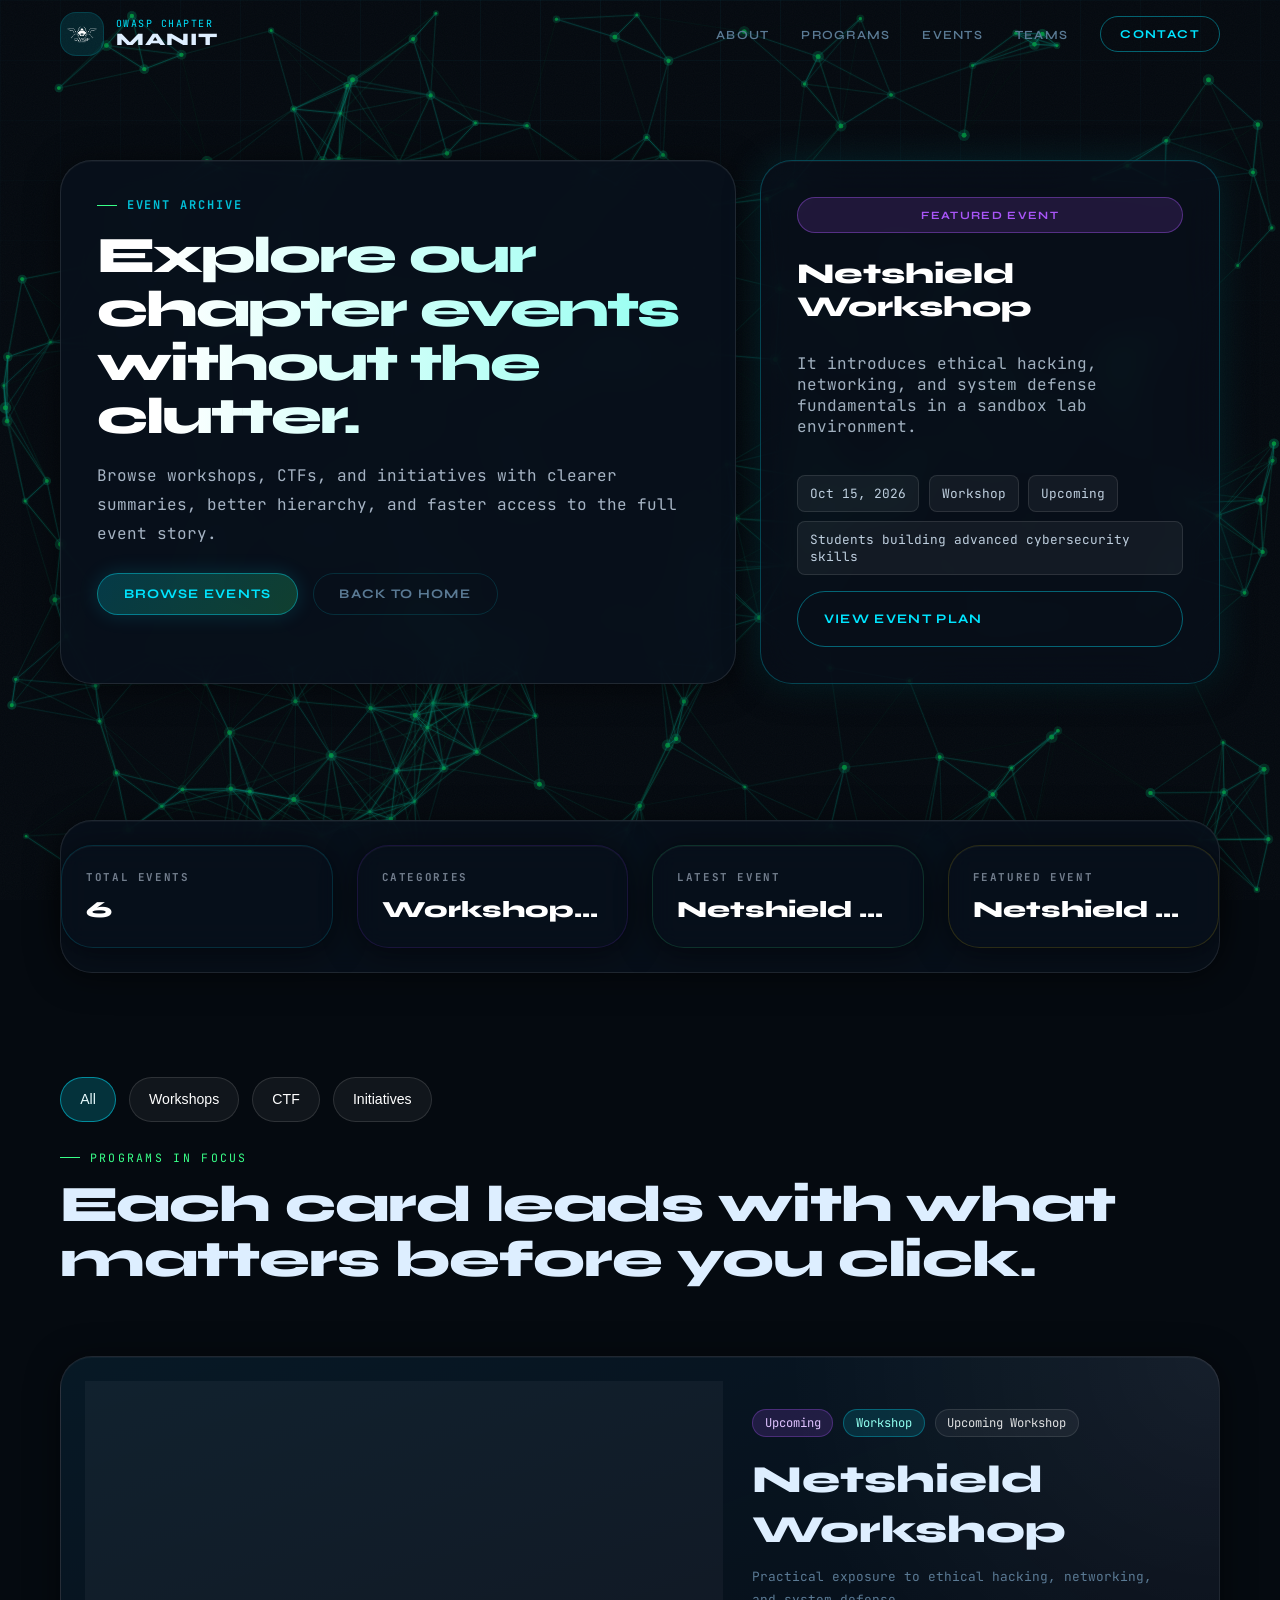
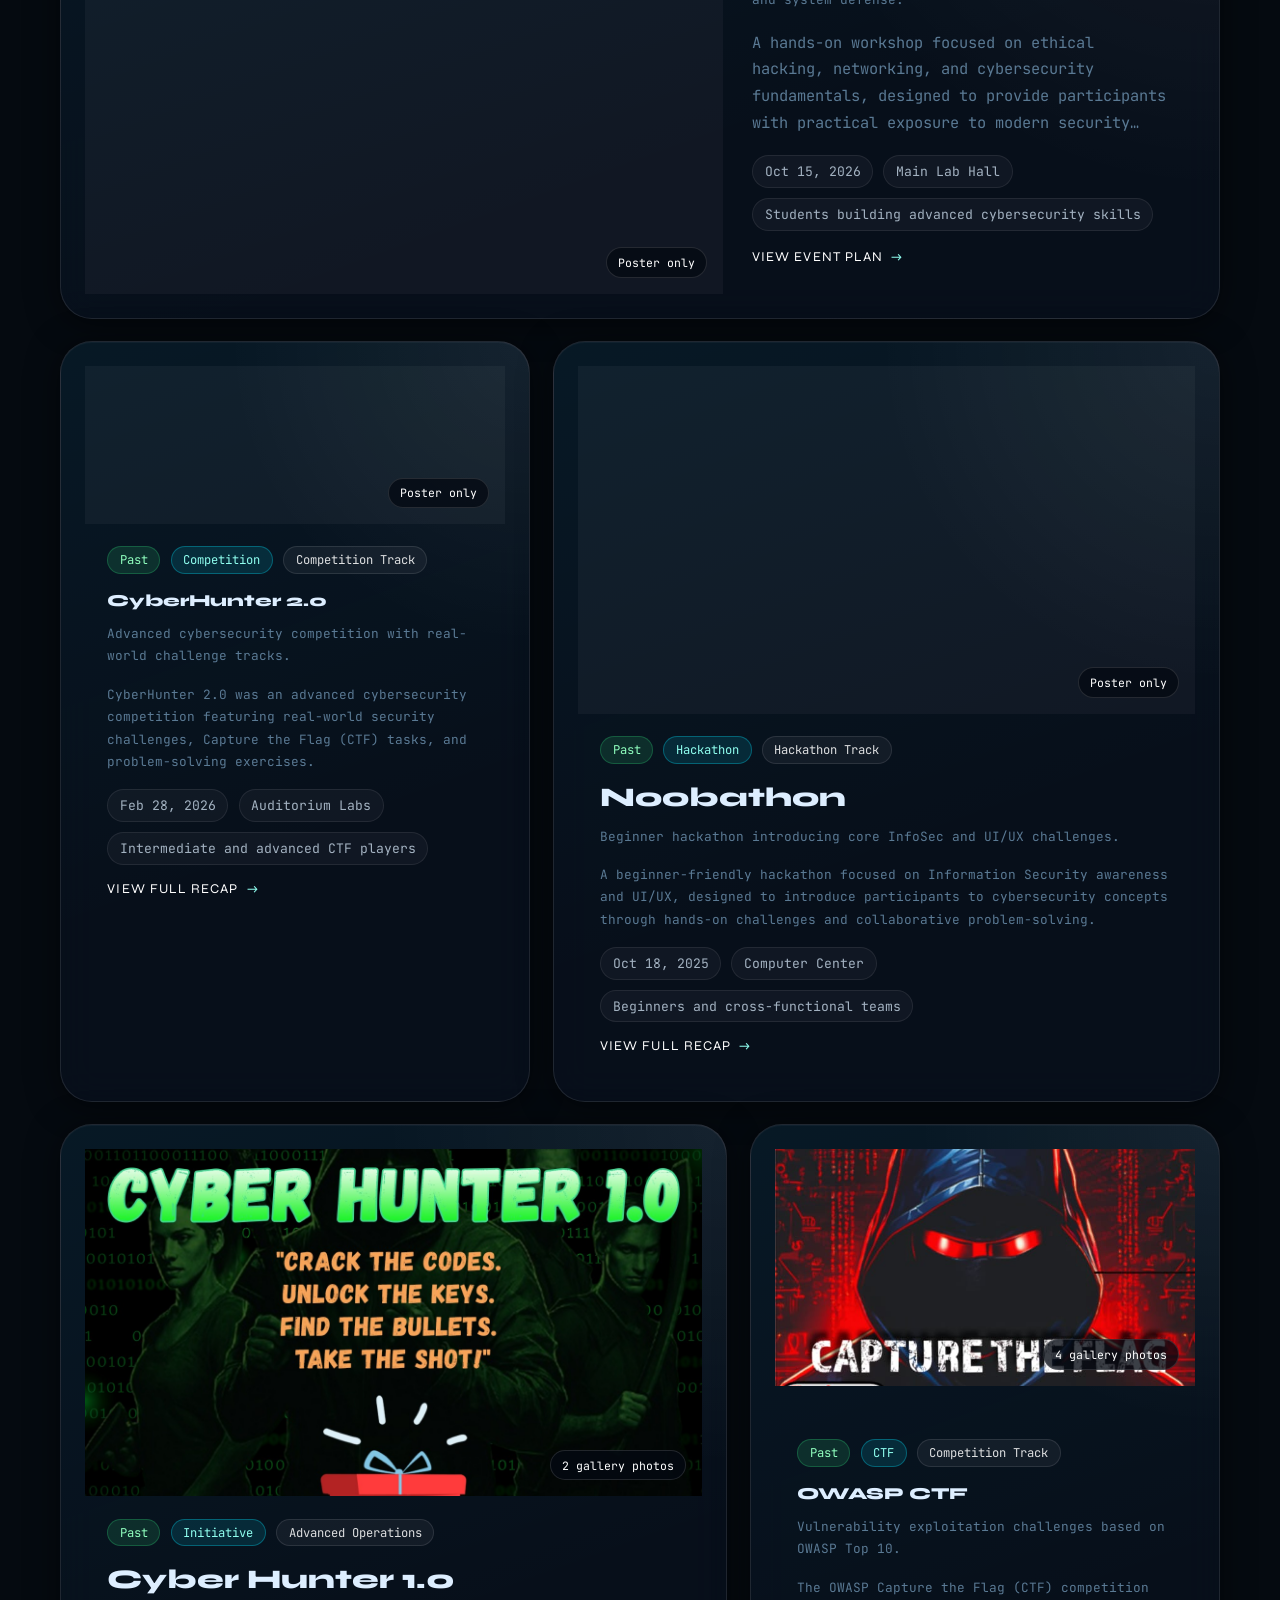
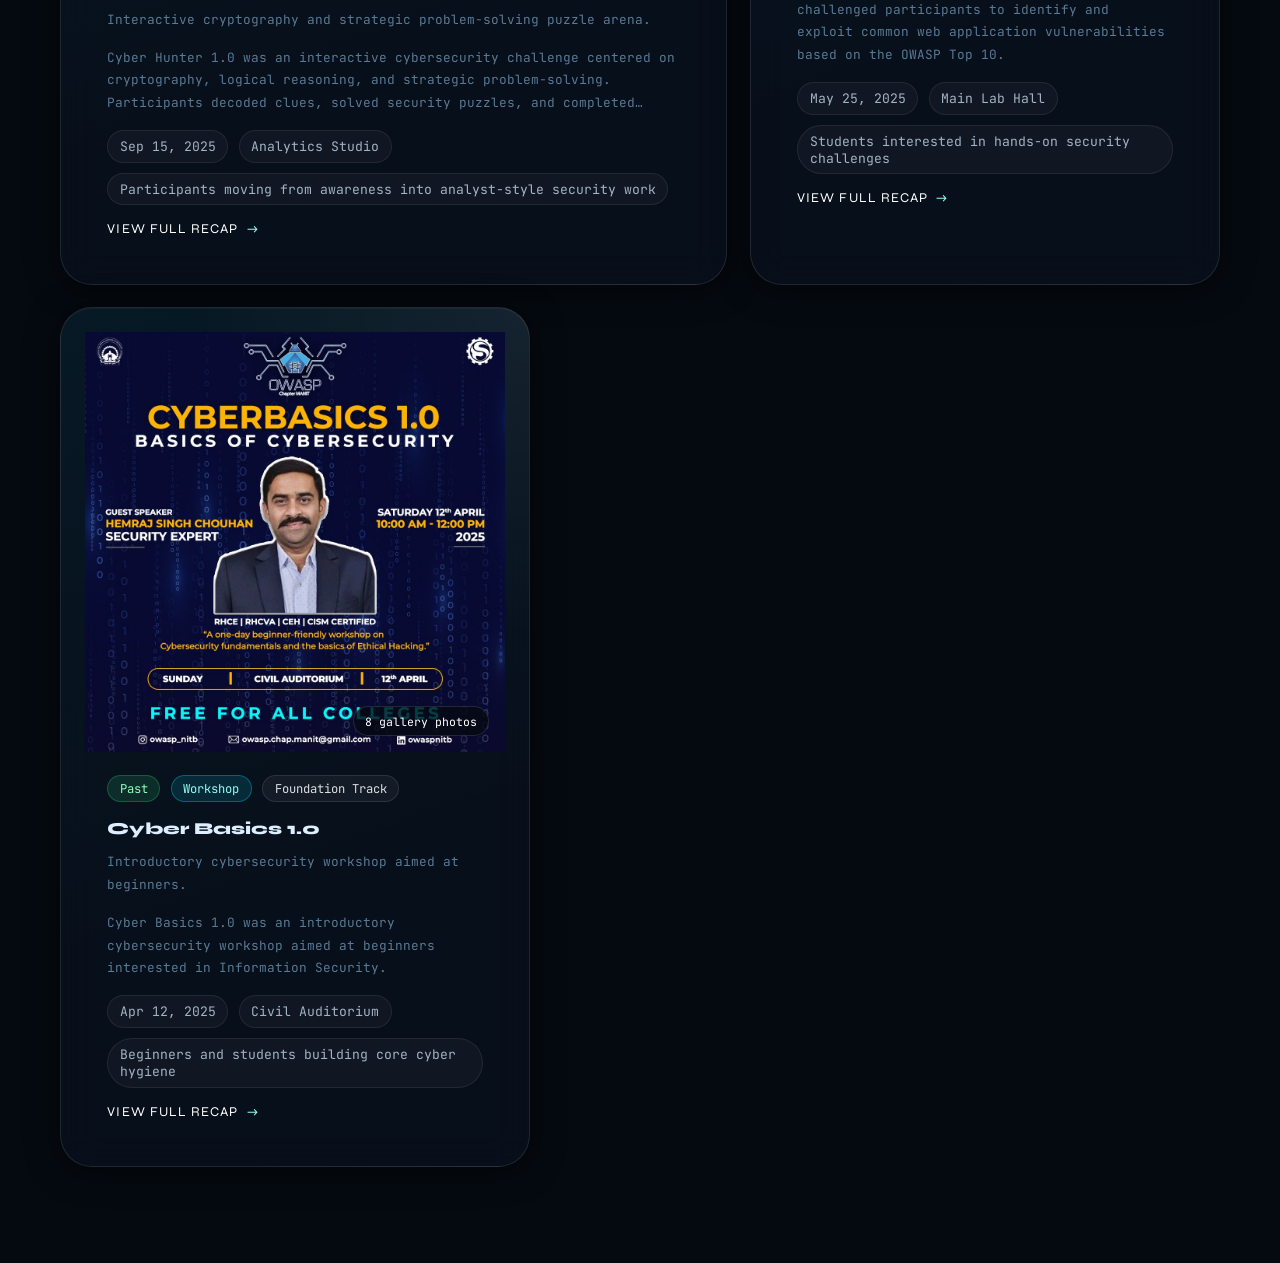
<file: New_Folder/events.html>
<!DOCTYPE html>
<html lang="en">
<head>
  <meta charset="UTF-8">
  <meta name="viewport" content="width=device-width, initial-scale=1.0">
  <title>OWASP MANIT Events</title>
  <meta name="description" content="Event details, galleries, and program highlights from OWASP MANIT.">
  <link rel="preconnect" href="https://fonts.googleapis.com">
  <link rel="preconnect" href="https://fonts.gstatic.com" crossorigin>
  <link href="https://fonts.googleapis.com/css2?family=Syne:wght@400;600;700;800&family=JetBrains+Mono:wght@300;400;500&display=swap" rel="stylesheet">
  <link rel="stylesheet" href="./style.css">
  <link rel="stylesheet" href="./events.css">
</head>
<body>
  <div class="ambient" aria-hidden="true">
    <div class="ambient__orb ambient__orb--a"></div>
    <div class="ambient__orb ambient__orb--b"></div>
    <div class="ambient__orb ambient__orb--c"></div>
    <div class="ambient__grid"></div>
    <div class="ambient__noise"></div>
  </div>

  <header class="header" id="top">
    <div class="header__inner container">
      <a class="header__brand" href="./home.html" aria-label="OWASP MANIT Home">
        <div class="brand__logomark">
          <img src="../logo_owasp.png" alt="OWASP">
        </div>
        <div class="brand__text">
          <span class="brand__sub">OWASP Chapter</span>
          <strong class="brand__name">MANIT</strong>
        </div>
      </a>

      <nav class="header__nav" aria-label="Primary navigation">
        <a href="./home.html#about" class="nav__link">About</a>
        <a href="./home.html#programs" class="nav__link">Programs</a>
        <a href="#events-gallery" class="nav__link">Events</a>
        <a href="./loading.html#teams" class="nav__link">Teams</a>
      </nav>

      <a class="btn btn--outline header__cta" href="./home.html#contact">Contact</a>

      <button class="header__burger" aria-label="Toggle menu" aria-expanded="false">
        <span></span><span></span><span></span>
      </button>
    </div>
  </header>

  <main>
    <section class="events-hero section">
      <div class="container events-hero__inner">
        <div class="events-hero__copy">
          <p class="section__kicker">Event archive</p>
          <h1 class="section__title">Explore our chapter events without the clutter.</h1>
          <p class="events-hero__lead">
            Browse workshops, CTFs, and initiatives with clearer summaries, better hierarchy, and faster access to the full event story.
          </p>
          <div class="hero__actions">
            <a class="btn btn--primary" href="#events-gallery">
              <span>Browse events</span>
            </a>
            <a class="btn btn--ghost" href="./home.html">Back to home</a>
          </div>
        </div>

        <aside class="events-hero__panel" aria-labelledby="featured-event-heading">
          <span class="pill pill--purple">Featured event</span>
          <h2 class="events-hero__panel-title" id="featured-event-heading">Loading featured event...</h2>
          <p class="events-hero__panel-copy" id="featured-event-copy">Preparing the strongest event snapshot for quick access.</p>
          <div class="events-hero__panel-meta" id="featured-event-meta"></div>
          <a class="btn btn--outline" id="featured-event-link" href="#events-gallery">Open archive</a>
        </aside>
      </div>
    </section>

    <section class="section" aria-label="Events overview">
      <div class="container">
        <div class="events-overview" id="events-overview">
          <article class="events-overview__card">
            <span class="events-overview__label">Total events</span>
            <span class="events-overview__value">--</span>
          </article>
          <article class="events-overview__card">
            <span class="events-overview__label">Categories</span>
            <span class="events-overview__value">--</span>
          </article>
          <article class="events-overview__card">
            <span class="events-overview__label">Latest event</span>
            <span class="events-overview__value">--</span>
          </article>
          <article class="events-overview__card">
            <span class="events-overview__label">Featured event</span>
            <span class="events-overview__value">--</span>
          </article>
        </div>
      </div>
    </section>

    <section class="events-filter section" aria-label="Event category filters">
      <div class="container">
        <div class="events-filter__group" role="tablist" aria-label="Event categories">
          <button class="events-filter__item is-active" type="button" data-category="All" aria-pressed="true">All</button>
          <button class="events-filter__item" type="button" data-category="Workshop" aria-pressed="false">Workshops</button>
          <button class="events-filter__item" type="button" data-category="CTF" aria-pressed="false">CTF</button>
          <button class="events-filter__item" type="button" data-category="Initiative" aria-pressed="false">Initiatives</button>
        </div>
      </div>
    </section>

    <section class="events-page section" id="events-gallery">
      <div class="container">
        <div class="events-page__shell">
          <header class="section__header">
            <p class="section__kicker">Programs in focus</p>
            <h2 class="section__title">Each card leads with what matters before you click.</h2>
          </header>

          <div id="events-list" class="events-page__list" aria-live="polite">
            <article class="events-loading">
              <span class="pill">Loading</span>
              <h3>Loading event data...</h3>
              <p>Fetching the event archive and summary cards.</p>
            </article>
          </div>
        </div>
      </div>
    </section>
  </main>

  <canvas id="node-canvas" aria-hidden="true"></canvas>

  <script src="./script.js"></script>
  <script src="./events.js"></script>
</body>
</html>
</file>
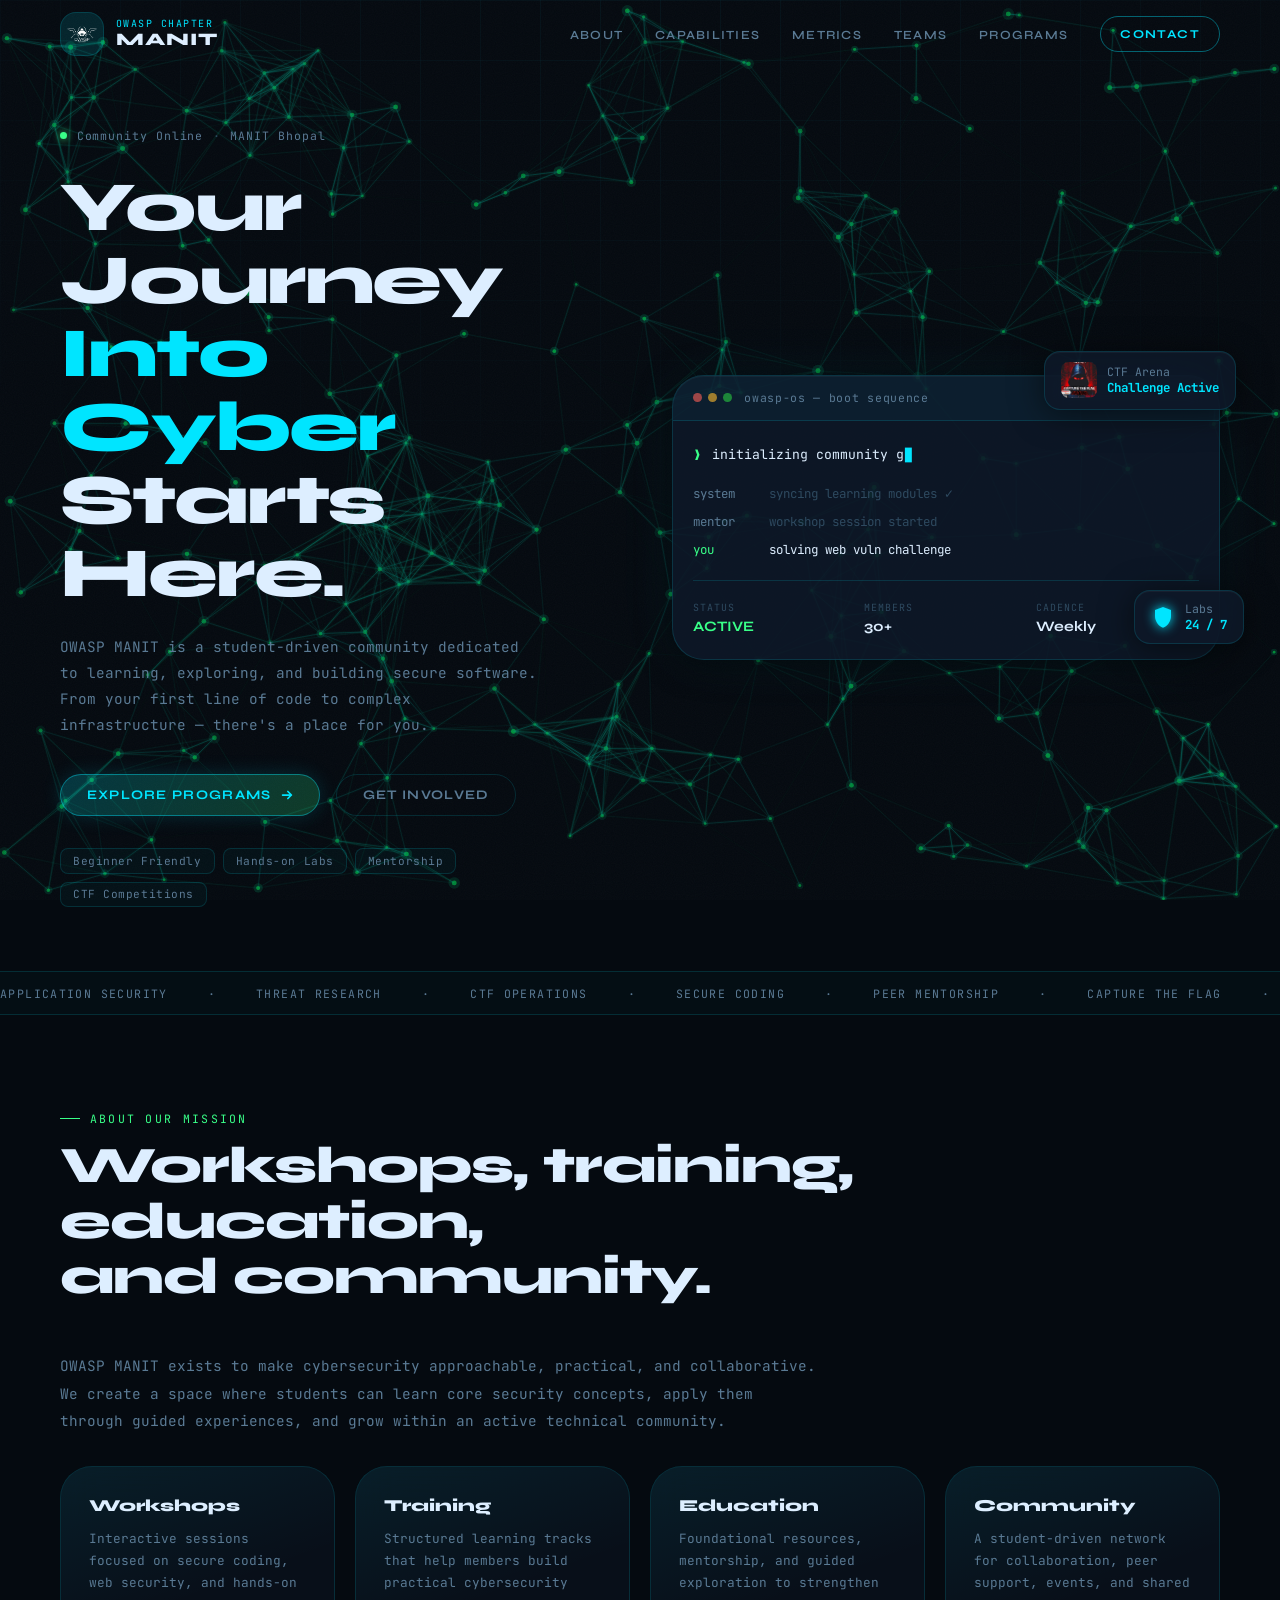
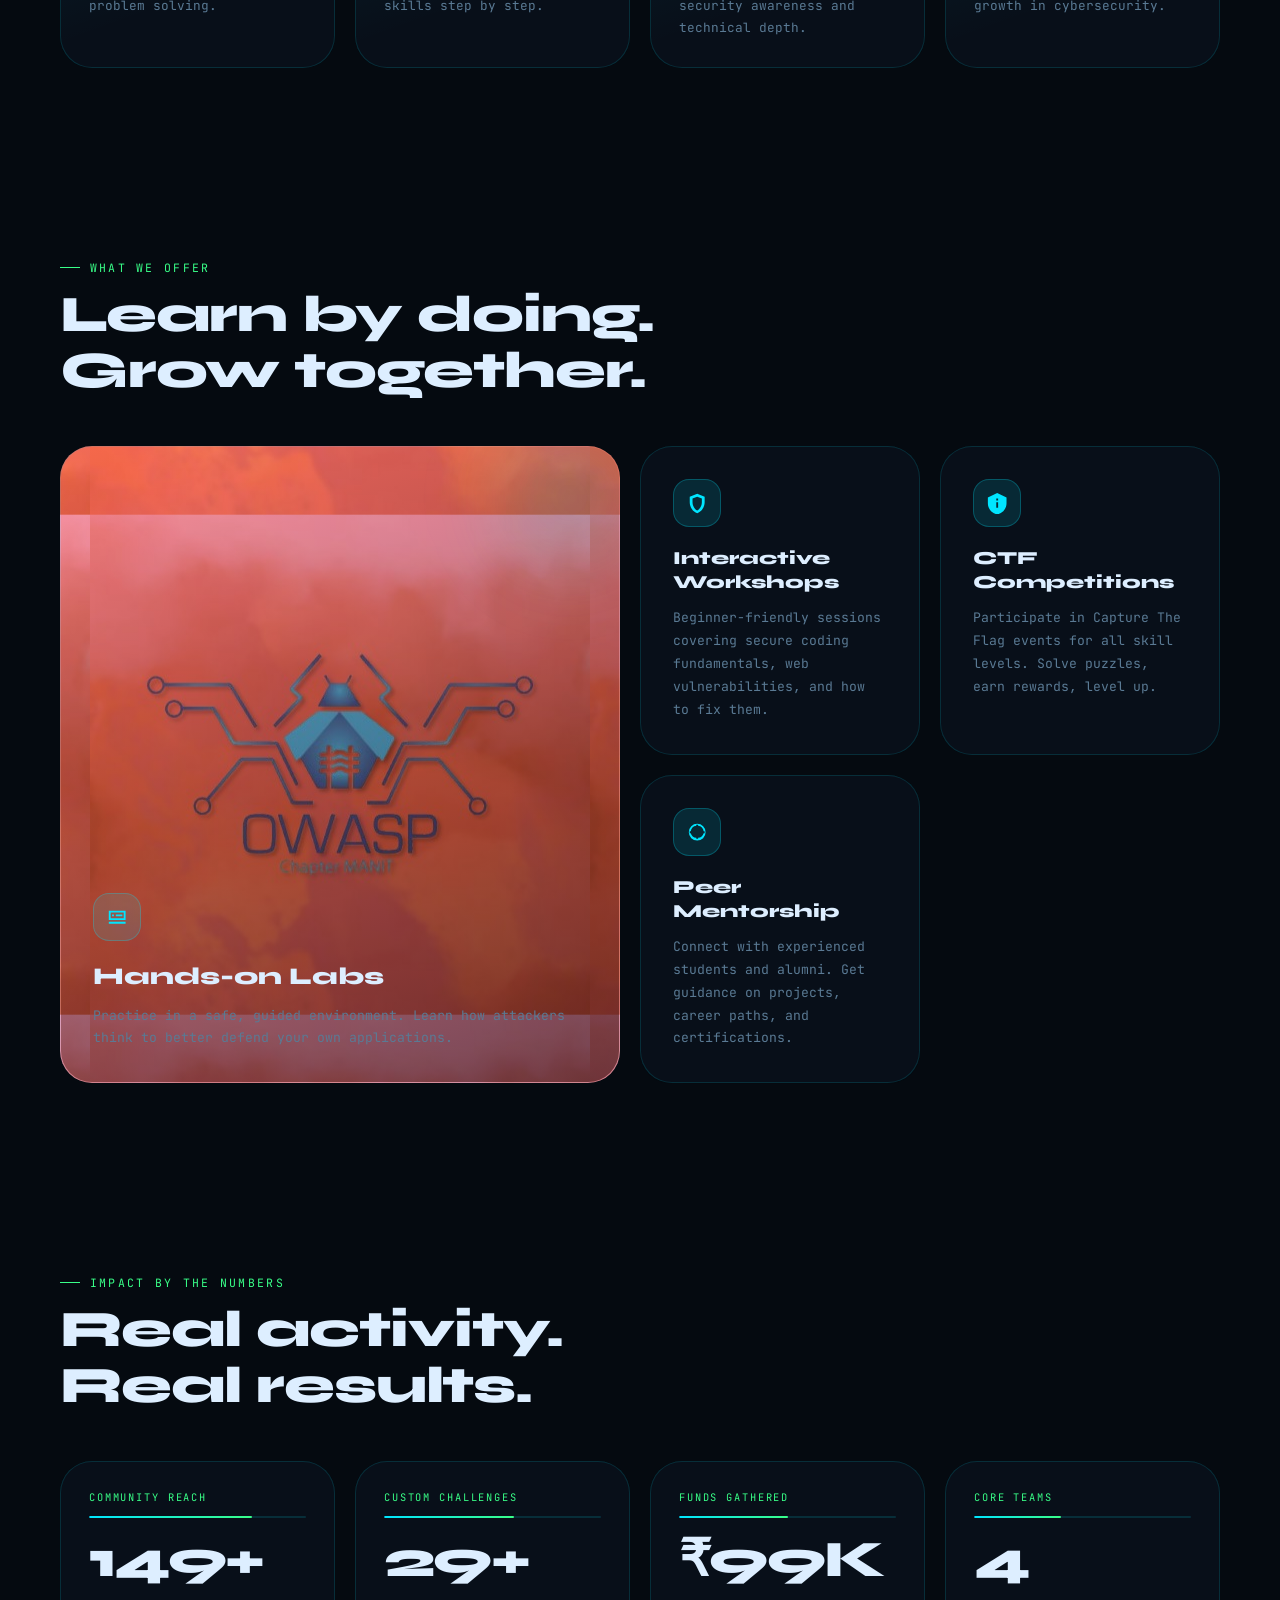
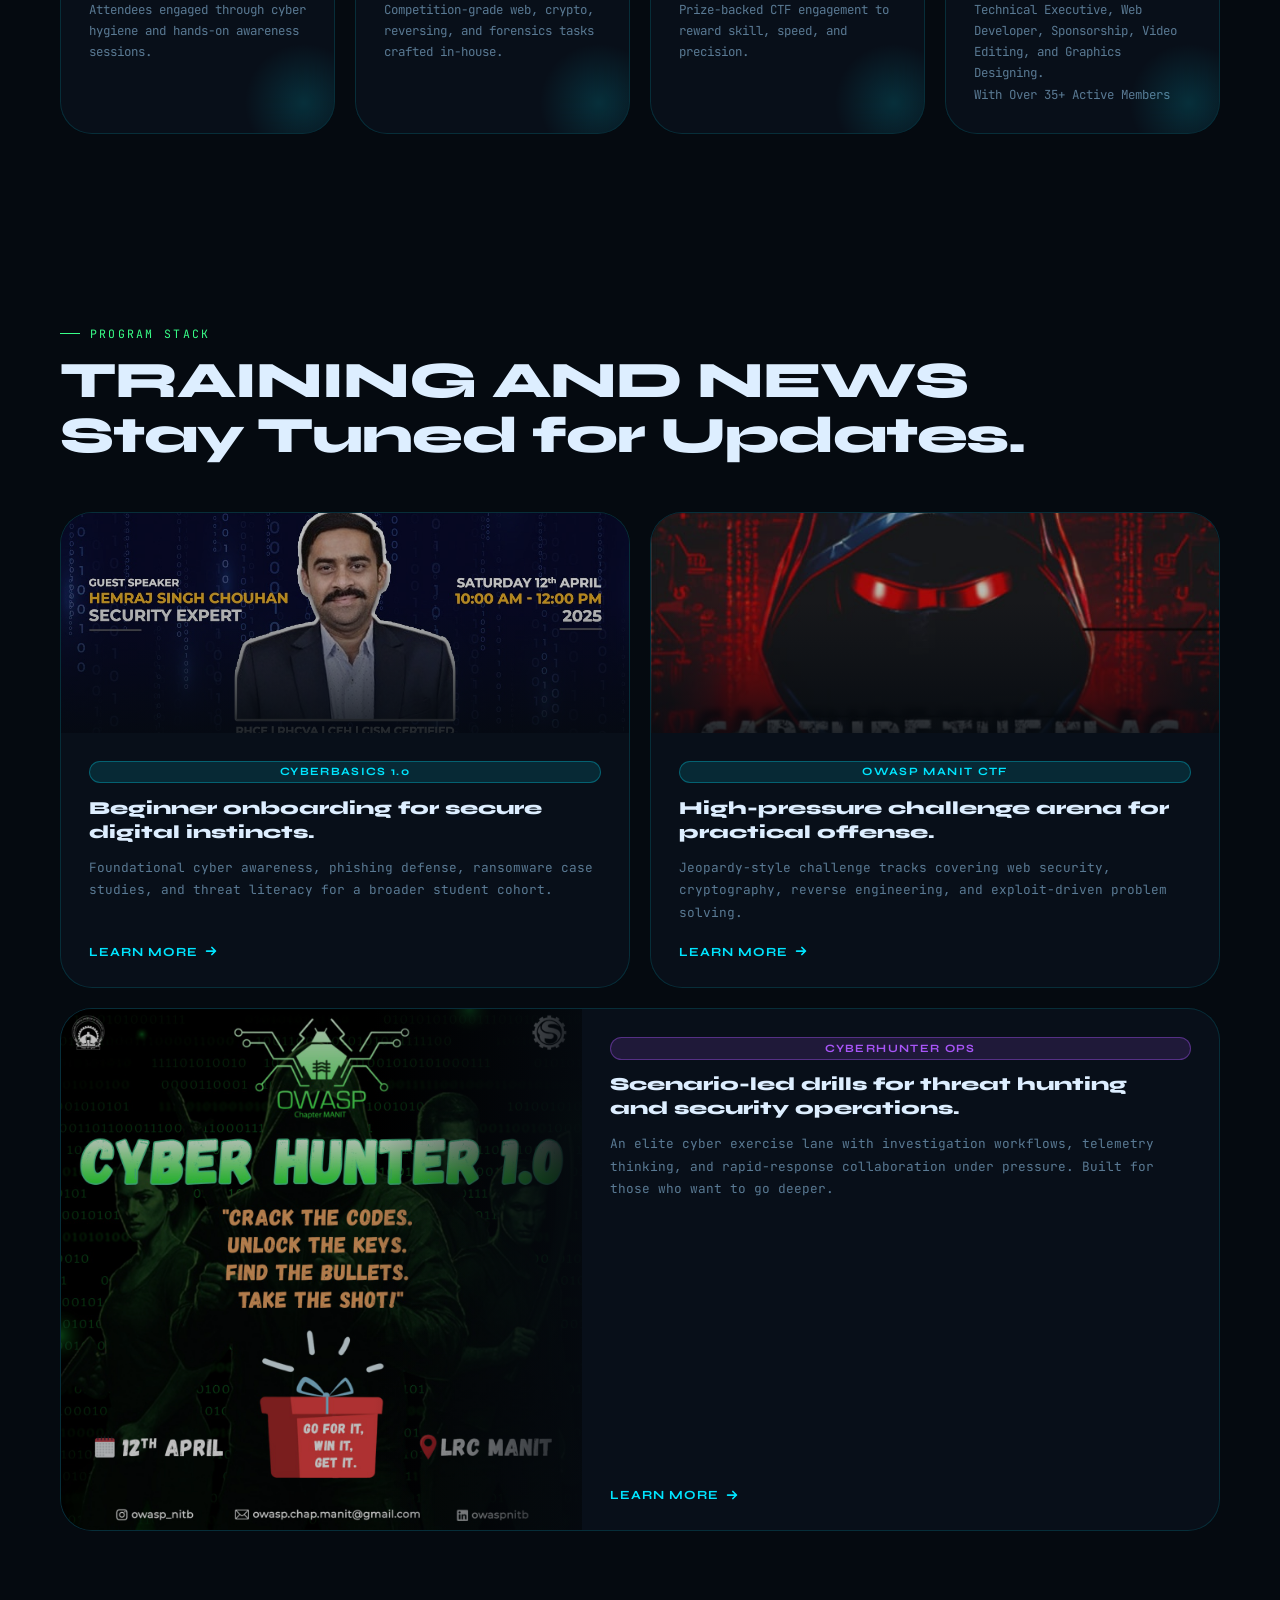
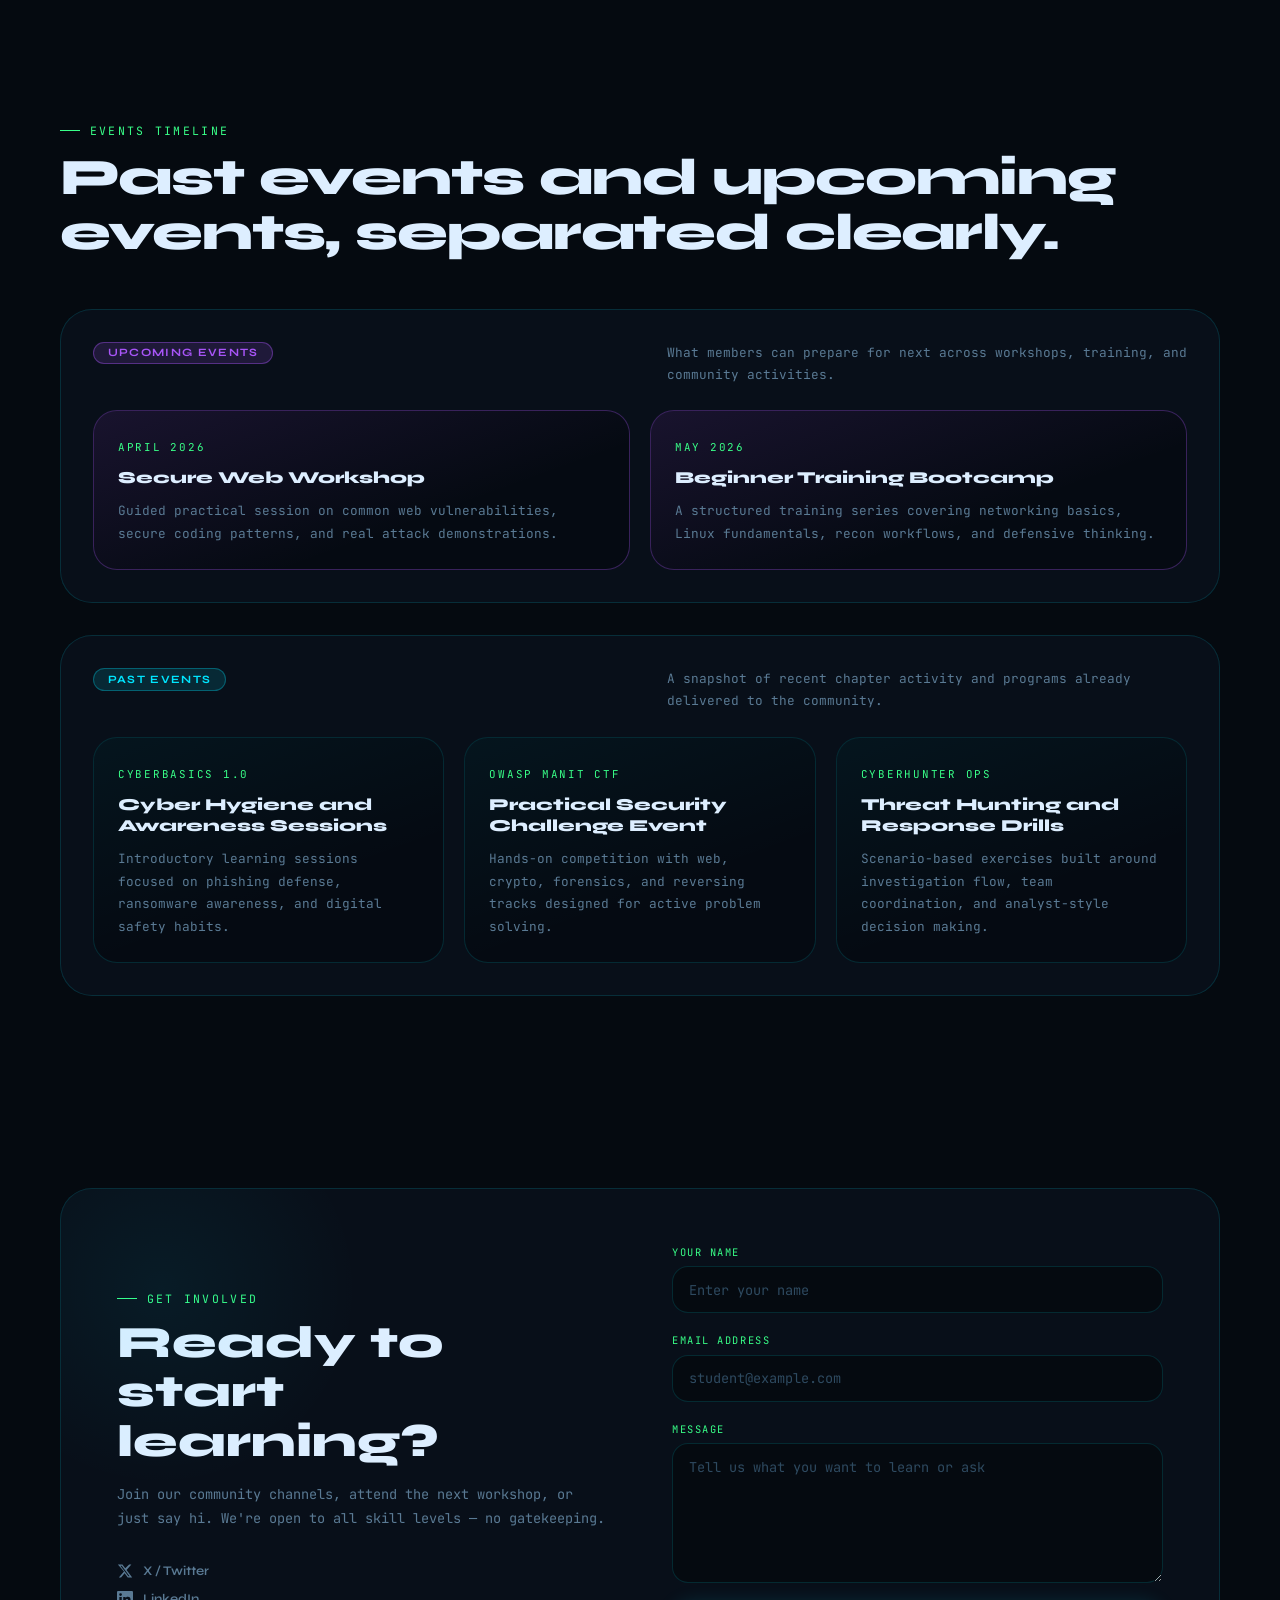
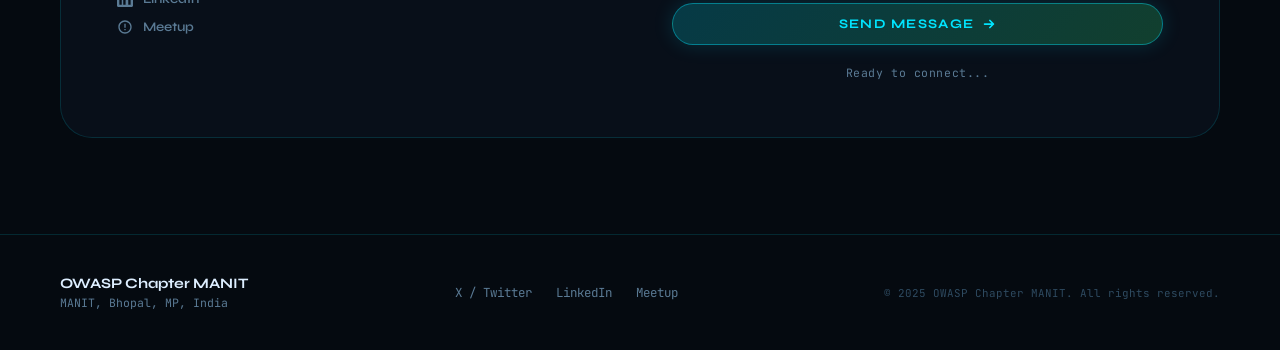
<file: New_Folder/home.html>
<!DOCTYPE html>
<html lang="en">
<head>
  <meta charset="UTF-8">
  <meta name="viewport" content="width=device-width, initial-scale=1.0">
  <title>OWASP MANIT | Cyber Defense Consortium</title>
  <meta name="description" content="Student-driven cybersecurity community at MANIT Bhopal. Learn. Build. Defend.">
  <link rel="preconnect" href="https://fonts.googleapis.com">
  <link rel="preconnect" href="https://fonts.gstatic.com" crossorigin>
  <link href="https://fonts.googleapis.com/css2?family=Syne:wght@400;600;700;800&family=JetBrains+Mono:wght@300;400;500&display=swap" rel="stylesheet">
  <link rel="stylesheet" href="./style.css">
</head>
<body>

  <!-- Ambient background layers -->
  <div class="ambient" aria-hidden="true">
    <div class="ambient__orb ambient__orb--a"></div>
    <div class="ambient__orb ambient__orb--b"></div>
    <div class="ambient__orb ambient__orb--c"></div>
    <div class="ambient__grid"></div>
    <div class="ambient__noise"></div>
  </div>

  <!-- ═══════════════════════ HEADER ═══════════════════════ -->
  <header class="header" id="top">
    <div class="header__inner container">
      <a class="header__brand" href="#hero" aria-label="OWASP MANIT Home">
        <div class="brand__logomark">
          <img src="../logo_owasp.png" alt="OWASP">
        </div>
        <div class="brand__text">
          <span class="brand__sub">OWASP Chapter</span>
          <strong class="brand__name">MANIT</strong>
        </div>
      </a>

      <nav class="header__nav" aria-label="Primary navigation">
        <a href="#about" class="nav__link">About</a>
        <a href="#capabilities" class="nav__link">Capabilities</a>
        <a href="#metrics" class="nav__link">Metrics</a>
        <a href="./loading.html#teams" class="nav__link">Teams</a>
        <a href="#programs" class="nav__link">Programs</a>
      </nav>

      <a class="btn btn--outline header__cta" href="#contact">Contact</a>

      <button class="header__burger" aria-label="Toggle menu" aria-expanded="false">
        <span></span><span></span><span></span>
      </button>
    </div>
  </header>

  <!-- ═══════════════════════ HERO ═══════════════════════ -->
  <section class="hero" id="hero">
    <div class="hero__inner container">

      <!-- Left: headline + CTAs -->
      <div class="hero__content">
        <div class="hero__eyebrow">
          <span class="status-dot"></span>
          <span>Community Online</span>
          <span class="divider">·</span>
          <span>MANIT Bhopal</span>
        </div>

        <h1 class="hero__headline">
          <span class="line line--reveal">Your Journey</span>
          <span class="line line--reveal line--accent">Into Cyber</span>
          <span class="line line--reveal">Starts Here.</span>
        </h1>

        <p class="hero__lead">
          OWASP MANIT is a student-driven community dedicated to learning, exploring, and building secure software. From your first line of code to complex infrastructure — there's a place for you.
        </p>

        <div class="hero__actions">
          <a class="btn btn--primary" href="#programs">
            <span>Explore Programs</span>
            <svg viewBox="0 0 16 16" aria-hidden="true"><path d="M3 8h10M9 4l4 4-4 4"/></svg>
          </a>
          <a class="btn btn--ghost" href="#contact">Get Involved</a>
        </div>

        <div class="hero__tags">
          <span class="tag">Beginner Friendly</span>
          <span class="tag">Hands-on Labs</span>
          <span class="tag">Mentorship</span>
          <span class="tag">CTF Competitions</span>
        </div>
      </div>

      <!-- Right: terminal card -->
      <div class="hero__terminal-wrap">
        <div class="terminal">
          <div class="terminal__bar">
            <div class="terminal__dots">
              <span></span><span></span><span></span>
            </div>
            <span class="terminal__title">owasp-os — boot sequence</span>
          </div>
          <div class="terminal__body">
            <div class="terminal__line terminal__line--primary">
              <span class="t-prompt">❯</span>
              <span class="t-type" data-text="initializing community grid..."></span>
            </div>
            <div class="terminal__feed" aria-live="polite">
              <p class="t-line"><span class="t-key">system</span><span class="t-val">syncing learning modules ✓</span></p>
              <p class="t-line"><span class="t-key">mentor</span><span class="t-val">workshop session started</span></p>
              <p class="t-line t-line--active"><span class="t-key">you</span><span class="t-val" id="rotating-log">learning networking basics</span></p>
            </div>
            <div class="terminal__divider"></div>
            <div class="terminal__stats">
              <div class="t-stat"><span class="t-stat__label">Status</span><span class="t-stat__val t-stat__val--green">ACTIVE</span></div>
              <div class="t-stat"><span class="t-stat__label">Members</span><span class="t-stat__val">30+</span></div>
              <div class="t-stat"><span class="t-stat__label">Cadence</span><span class="t-stat__val">Weekly</span></div>
            </div>
          </div>
        </div>

        <!-- Floating accent cards -->
        <div class="hero__float hero__float--one">
          <img src="../images/ctf/poster.jpg" alt="CTF">
          <div>
            <span>CTF Arena</span>
            <strong>Challenge Active</strong>
          </div>
        </div>
        <div class="hero__float hero__float--two">
          <svg viewBox="0 0 24 24" aria-hidden="true"><path d="M12 2 4 5v6c0 5.25 3.4 10.16 8 11.72C16.6 21.16 20 16.25 20 11V5l-8-3Z"/></svg>
          <div>
            <span>Labs</span>
            <strong>24 / 7</strong>
          </div>
        </div>
      </div>

    </div>

    <!-- scrolling ticker -->
    <div class="hero__ticker" aria-hidden="true">
      <div class="ticker__track">
        <span>Application Security</span><span>·</span>
        <span>Threat Research</span><span>·</span>
        <span>CTF Operations</span><span>·</span>
        <span>Secure Coding</span><span>·</span>
        <span>Peer Mentorship</span><span>·</span>
        <span>Capture The Flag</span><span>·</span>
        <span>Web Vulnerabilities</span><span>·</span>
        <span>Ethical Hacking</span><span>·</span>
        <span>Application Security</span><span>·</span>
        <span>Threat Research</span><span>·</span>
        <span>CTF Operations</span><span>·</span>
        <span>Secure Coding</span><span>·</span>
        <span>Peer Mentorship</span><span>·</span>
        <span>Capture The Flag</span><span>·</span>
        <span>Web Vulnerabilities</span><span>·</span>
        <span>Ethical Hacking</span><span>·</span>
      </div>
    </div>
  </section>

  <!-- ═══════════════════════ ABOUT / MISSION ═══════════════════════ -->
  <section class="about section" id="about">
    <div class="container">
      <header class="section__header">
        <p class="section__kicker">About Our Mission</p>
        <h2 class="section__title">Workshops, training, education,<br>and community.</h2>
      </header>

      <div class="about__content">
        <p class="about__lead">
          OWASP MANIT exists to make cybersecurity approachable, practical, and collaborative. We create a space where students can learn core security concepts, apply them through guided experiences, and grow within an active technical community.
        </p>

        <div class="about__grid">
          <article class="about-card">
            <h3>Workshops</h3>
            <p>Interactive sessions focused on secure coding, web security, and hands-on problem solving.</p>
          </article>

          <article class="about-card">
            <h3>Training</h3>
            <p>Structured learning tracks that help members build practical cybersecurity skills step by step.</p>
          </article>

          <article class="about-card">
            <h3>Education</h3>
            <p>Foundational resources, mentorship, and guided exploration to strengthen security awareness and technical depth.</p>
          </article>

          <article class="about-card">
            <h3>Community</h3>
            <p>A student-driven network for collaboration, peer support, events, and shared growth in cybersecurity.</p>
          </article>
        </div>
      </div>
    </div>
  </section>

  <!-- ═══════════════════════ CAPABILITIES ═══════════════════════ -->
  <section class="capabilities section" id="capabilities">
    <div class="container">
      <header class="section__header">
        <p class="section__kicker">What We Offer</p>
        <h2 class="section__title">Learn by doing.<br>Grow together.</h2>
      </header>

      <div class="cap-grid">

        <article class="cap-card cap-card--featured" id="idknow">
          <div class="cap-card__icon">
            <svg viewBox="0 0 24 24"><path d="M3 5h18v10H3V5Zm2 2v6h14V7H5Zm-2 10h18v2H3v-2Zm3.5-8h2v2h-2V9Zm4 0h7v2h-7V9Z"/></svg>
          </div>
          <h3>Hands-on Labs</h3>
          <p>Practice in a safe, guided environment. Learn how attackers think to better defend your own applications.</p>
          <div class="cap-card__accent"></div>
        </article>

        <article class="cap-card">
          <div class="cap-card__icon">
            <svg viewBox="0 0 24 24"><path d="M12 2 4 5v6c0 5.25 3.4 10.16 8 11.72C16.6 21.16 20 16.25 20 11V5l-8-3Zm0 3.12 5 1.88V11c0 3.84-2.3 7.53-5 8.84-2.7-1.31-5-5-5-8.84V7l5-1.88Z"/></svg>
          </div>
          <h3>Interactive Workshops</h3>
          <p>Beginner-friendly sessions covering secure coding fundamentals, web vulnerabilities, and how to fix them.</p>
        </article>

        <article class="cap-card">
          <div class="cap-card__icon">
            <svg viewBox="0 0 24 24"><path d="M12 1 2 6v6c0 5.55 3.84 10.74 10 12 6.16-1.26 10-6.45 10-12V6L12 1Zm-1 10h2v6h-2v-6Zm0-4h2v2h-2V7Z"/></svg>
          </div>
          <h3>CTF Competitions</h3>
          <p>Participate in Capture The Flag events for all skill levels. Solve puzzles, earn rewards, level up.</p>
        </article>

        <article class="cap-card">
          <div class="cap-card__icon">
            <svg viewBox="0 0 24 24"><path d="M12 3a9 9 0 1 0 9 9 9 9 0 0 0-9-9Zm1 14.93V19h-2v-1.07A7 7 0 0 1 5.07 13H4v-2h1.07A7 7 0 0 1 11 5.07V4h2v1.07A7 7 0 0 1 18.93 11H20v2h-1.07A7 7 0 0 1 13 17.93Z"/></svg>
          </div>
          <h3>Peer Mentorship</h3>
          <p>Connect with experienced students and alumni. Get guidance on projects, career paths, and certifications.</p>
        </article>

      </div>
    </div>
  </section>

  <!-- ═══════════════════════ METRICS ═══════════════════════ -->
  <section class="metrics section" id="metrics">
    <div class="container">
      <header class="section__header">
        <p class="section__kicker">Impact by the numbers</p>
        <h2 class="section__title">Real activity.<br>Real results.</h2>
      </header>

      <div class="metrics-grid">
        <article class="metric-card">
          <div class="metric-card__top">
            <span class="metric-card__label">Community Reach</span>
            <div class="metric-card__bar"><div class="metric-card__fill" style="--fill: 75%"></div></div>
          </div>
          <strong class="counter" data-target="150" data-suffix="+">0</strong>
          <p>Attendees engaged through cyber hygiene and hands-on awareness sessions.</p>
        </article>

        <article class="metric-card">
          <div class="metric-card__top">
            <span class="metric-card__label">Custom Challenges</span>
            <div class="metric-card__bar"><div class="metric-card__fill" style="--fill: 60%"></div></div>
          </div>
          <strong class="counter" data-target="30" data-suffix="+">0</strong>
          <p>Competition-grade web, crypto, reversing, and forensics tasks crafted in-house.</p>
        </article>

        <article class="metric-card">
          <div class="metric-card__top">
            <span class="metric-card__label">Funds Gathered</span>
            <div class="metric-card__bar"><div class="metric-card__fill" style="--fill: 50%"></div></div>
          </div>
          <strong class="counter" data-target="100" data-prefix="₹" data-suffix="K">0</strong>
          <p>Prize-backed CTF engagement to reward skill, speed, and precision.</p>
        </article>

        <article class="metric-card">
          <div class="metric-card__top">
            <span class="metric-card__label">Core Teams</span>
            <div class="metric-card__bar"><div class="metric-card__fill" style="--fill: 40%"></div></div>
          </div>
          <strong class="counter" data-target="5">0</strong>
          <p>Technical Executive, Web Developer, Sponsorship, Video Editing, and Graphics Designing.<br>With Over 35+ Active Members</p>
        </article>
      </div>
    </div>
  </section>

  <!-- ═══════════════════════ PROGRAMS ═══════════════════════ -->
  <section class="programs section" id="programs">
    <div class="container">
      <header class="section__header">
        <p class="section__kicker">Program stack</p>
        <h2 class="section__title">TRAINING AND NEWS<br> Stay Tuned for Updates.</h2>
      </header>

      <div class="programs-grid">

        <article class="prog-card">
          <div class="prog-card__media">
            <img src="../images/cyberbasics/poster.jpg" alt="CyberBasics 1.0">
            <div class="prog-card__media-overlay"></div>
          </div>
          <div class="prog-card__body">
            <span class="pill">CyberBasics 1.0</span>
            <h3>Beginner onboarding for secure digital instincts.</h3>
            <p>Foundational cyber awareness, phishing defense, ransomware case studies, and threat literacy for a broader student cohort.</p>
            <a class="prog-card__link" href="./events.html#cyberbasics-1-0">Learn more <svg viewBox="0 0 16 16"><path d="M3 8h10M9 4l4 4-4 4"/></svg></a>
          </div>
        </article>

        <article class="prog-card">
          <div class="prog-card__media">
            <img src="../images/ctf/poster.jpg" alt="OWASP MANIT CTF">
            <div class="prog-card__media-overlay"></div>
          </div>
          <div class="prog-card__body">
            <span class="pill">OWASP MANIT CTF</span>
            <h3>High-pressure challenge arena for practical offense.</h3>
            <p>Jeopardy-style challenge tracks covering web security, cryptography, reverse engineering, and exploit-driven problem solving.</p>
            <a class="prog-card__link" href="./events.html#owasp-manit-ctf">Learn more <svg viewBox="0 0 16 16"><path d="M3 8h10M9 4l4 4-4 4"/></svg></a>
          </div>
        </article>

        <article class="prog-card prog-card--wide">
          <div class="prog-card__media">
            <img src="../images/ch/poster.jpg" alt="CyberHunter Ops">
            <div class="prog-card__media-overlay"></div>
          </div>
          <div class="prog-card__body">
            <span class="pill pill--purple">CyberHunter Ops</span>
            <h3>Scenario-led drills for threat hunting and security operations.</h3>
            <p>An elite cyber exercise lane with investigation workflows, telemetry thinking, and rapid-response collaboration under pressure. Built for those who want to go deeper.</p>
            <a class="prog-card__link" href="./events.html#cyberhunter-ops">Learn more <svg viewBox="0 0 16 16"><path d="M3 8h10M9 4l4 4-4 4"/></svg></a>
          </div>
        </article>

      </div>
    </div>
  </section>

  <!-- ═══════════════════════ EVENTS ═══════════════════════ -->
  <section class="events section" id="events">
    <div class="container">
      <header class="section__header">
        <p class="section__kicker">Events Timeline</p>
        <h2 class="section__title">Past events and upcoming<br>events, separated clearly.</h2>
      </header>

      <div class="events__stack">
        <div class="events-group">
          <div class="events-group__head">
            <span class="pill pill--purple">Upcoming Events</span>
            <p class="events-group__intro">What members can prepare for next across workshops, training, and community activities.</p>
          </div>

          <div class="events-grid">
            <article class="event-card event-card--upcoming">
              <span class="event-card__date">April 2026</span>
              <h3>Secure Web Workshop</h3>
              <p>Guided practical session on common web vulnerabilities, secure coding patterns, and real attack demonstrations.</p>
            </article>

            <article class="event-card event-card--upcoming">
              <span class="event-card__date">May 2026</span>
              <h3>Beginner Training Bootcamp</h3>
              <p>A structured training series covering networking basics, Linux fundamentals, recon workflows, and defensive thinking.</p>
            </article>
          </div>
        </div>

        <div class="events-group">
          <div class="events-group__head">
            <span class="pill">Past Events</span>
            <p class="events-group__intro">A snapshot of recent chapter activity and programs already delivered to the community.</p>
          </div>

          <div class="events-grid events-grid--past">
            <article class="event-card">
              <span class="event-card__date">CyberBasics 1.0</span>
              <h3>Cyber Hygiene and Awareness Sessions</h3>
              <p>Introductory learning sessions focused on phishing defense, ransomware awareness, and digital safety habits.</p>
            </article>

            <article class="event-card">
              <span class="event-card__date">OWASP MANIT CTF</span>
              <h3>Practical Security Challenge Event</h3>
              <p>Hands-on competition with web, crypto, forensics, and reversing tracks designed for active problem solving.</p>
            </article>

            <article class="event-card">
              <span class="event-card__date">CyberHunter Ops</span>
              <h3>Threat Hunting and Response Drills</h3>
              <p>Scenario-based exercises built around investigation flow, team coordination, and analyst-style decision making.</p>
            </article>
          </div>
        </div>
      </div>
    </div>
  </section>

  <!-- ═══════════════════════ CTA / CONTACT ═══════════════════════ -->
  <section class="contact section" id="contact">
    <div class="container">
      <div class="contact-card">
        <div class="contact-card__left">
          <p class="section__kicker">Get Involved</p>
          <h2>Ready to start<br>learning?</h2>
          <p class="contact-card__lead">Join our community channels, attend the next workshop, or just say hi. We're open to all skill levels — no gatekeeping.</p>
          <div class="contact-card__links">
            <a href="https://twitter.com/owasp_nitb" class="contact-link" target="_blank" rel="noopener">
              <svg viewBox="0 0 24 24"><path d="M18.244 2.25h3.308l-7.227 8.26 8.502 11.24H16.17l-4.714-6.231-5.401 6.231H2.748l7.73-8.835L1.254 2.25H8.08l4.259 5.63 5.905-5.63Zm-1.161 17.52h1.833L7.084 4.126H5.117z"/></svg>
              X / Twitter
            </a>
            <a href="https://www.linkedin.com/company/owaspnitb" class="contact-link" target="_blank" rel="noopener">
              <svg viewBox="0 0 24 24"><path d="M20.447 20.452h-3.554v-5.569c0-1.328-.027-3.037-1.852-3.037-1.853 0-2.136 1.445-2.136 2.939v5.667H9.351V9h3.414v1.561h.046c.477-.9 1.637-1.85 3.37-1.85 3.601 0 4.267 2.37 4.267 5.455v6.286zM5.337 7.433a2.062 2.062 0 0 1-2.063-2.065 2.064 2.064 0 1 1 2.063 2.065zm1.782 13.019H3.555V9h3.564v11.452zM22.225 0H1.771C.792 0 0 .774 0 1.729v20.542C0 23.227.792 24 1.771 24h20.451C23.2 24 24 23.227 24 22.271V1.729C24 .774 23.2 0 22.222 0h.003z"/></svg>
              LinkedIn
            </a>
            <a href="https://www.meetup.com/owasp-maulana-azad-national-institute-of-technology-chapter/#" class="contact-link" target="_blank" rel="noopener">
              <svg viewBox="0 0 24 24"><path d="M12 2C6.477 2 2 6.477 2 12s4.477 10 10 10 10-4.477 10-10S17.523 2 12 2zm0 18a8 8 0 1 1 0-16 8 8 0 0 1 0 16zm-1-5h2v2h-2v-2zm0-8h2v6h-2V7z"/></svg>
              Meetup
            </a>
          </div>
        </div>

        <div class="contact-card__right">
          <form class="contact-form" id="cipher-form" novalidate>
            <div class="form-field">
              <label for="id_name">Your Name</label>
              <input type="text" id="id_name" placeholder="Enter your name" autocomplete="name" required>
            </div>
            <div class="form-field">
              <label for="id_email">Email Address</label>
              <input type="email" id="id_email" placeholder="student@example.com" autocomplete="email" required>
            </div>
            <div class="form-field">
              <label for="id_message">Message</label>
              <textarea id="id_message" placeholder="Tell us what you want to learn or ask" rows="5" required></textarea>
            </div>
            <button type="submit" class="btn btn--primary btn--full">
              <span>Send Message</span>
              <svg viewBox="0 0 16 16" aria-hidden="true"><path d="M3 8h10M9 4l4 4-4 4"/></svg>
            </button>
            <p class="form-status" id="form-status" aria-live="polite">Ready to connect...</p>
          </form>
        </div>
      </div>
    </div>
  </section>

  <!-- ═══════════════════════ FOOTER ═══════════════════════ -->
  <footer class="footer">
    <div class="footer__inner container">
      <div class="footer__brand">
        <strong>OWASP Chapter MANIT</strong>
        <p>MANIT, Bhopal, MP, India</p>
      </div>
      <div class="footer__links">
        <a href="https://twitter.com/owasp_nitb" target="_blank" rel="noopener">X / Twitter</a>
        <a href="https://www.linkedin.com/company/owaspnitb" target="_blank" rel="noopener">LinkedIn</a>
        <a href="https://www.meetup.com/owasp-maulana-azad-national-institute-of-technology-chapter/#" target="_blank" rel="noopener">Meetup</a>
      </div>
      <p class="footer__copy">© 2025 OWASP Chapter MANIT. All rights reserved.</p>
    </div>
  </footer>

  <!-- Canvas for node network (metrics section bg) -->
  <canvas id="node-canvas" aria-hidden="true"></canvas>

  <script src="./script.js"></script>
</body>
</html>
</file>
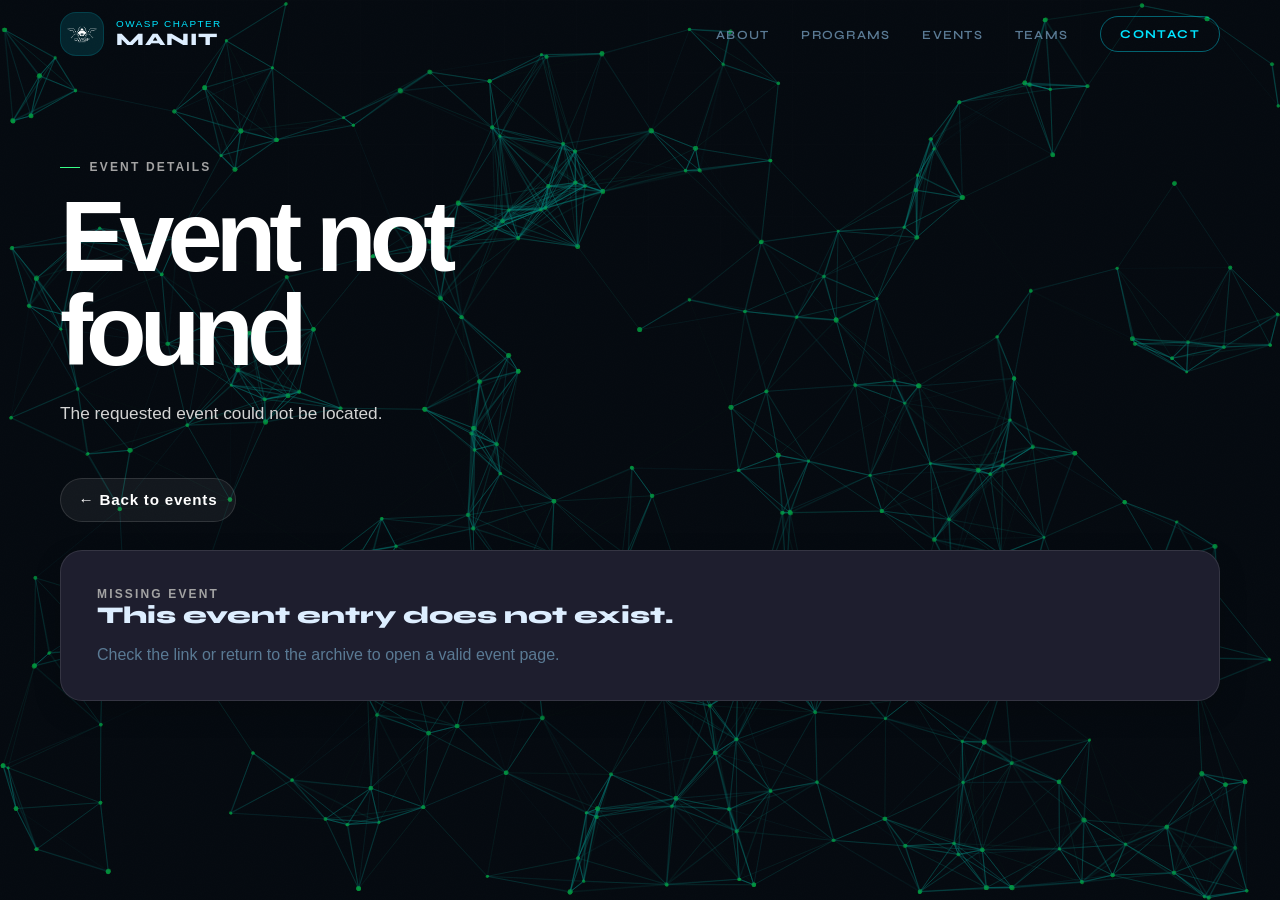
<file: SITE/event.html>
<!DOCTYPE html>
<html lang="en">
<head>
  <meta charset="UTF-8">
  <meta name="viewport" content="width=device-width, initial-scale=1.0">
  <title>OWASP MANIT | Event Case Study</title>
  <meta name="description" content="Deep dive into cybersecurity event recaps, hands-on lab highlights, and competition details from OWASP MANIT.">
  <meta name="keywords" content="OWASP MANIT event details, cybersecurity workshops Bhopal, ethical hacking case study, CTF details">

  <!-- Open Graph / Facebook -->
  <meta property="og:type" content="website">
  <meta property="og:url" content="https://owaspmanit.in/SITE/event.html">
  <meta property="og:title" content="OWASP MANIT | Event Case Study">
  <meta property="og:description" content="Deep dive into cybersecurity event recaps, hands-on lab highlights, and competition details from OWASP MANIT.">
  <meta property="og:image" content="https://owaspmanit.in/logo_owasp.png">

  <!-- Twitter -->
  <meta property="twitter:card" content="summary_large_image">
  <meta property="twitter:url" content="https://owaspmanit.in/SITE/event.html">
  <meta property="twitter:title" content="OWASP MANIT | Event Case Study">
  <meta property="twitter:description" content="Deep dive into cybersecurity event recaps, hands-on lab highlights, and competition details from OWASP MANIT.">
  <meta property="twitter:image" content="https://owaspmanit.in/logo_owasp.png">

  <link rel="preconnect" href="https://fonts.googleapis.com">
  <link rel="preconnect" href="https://fonts.gstatic.com" crossorigin>
  <link href="https://fonts.googleapis.com/css2?family=Syne:wght@400;600;700;800&family=JetBrains+Mono:wght@300;400;500&display=swap" rel="stylesheet">
  <link rel="icon" type="image/png" href="../logo_owasp.png">
  <link rel="stylesheet" href="./style.css">
  <link rel="stylesheet" href="./events.css">
</head>
<body class="event-case-study-page">
  <div class="ambient" aria-hidden="true">
    <div class="ambient__orb ambient__orb--a"></div>
    <div class="ambient__orb ambient__orb--b"></div>
    <div class="ambient__orb ambient__orb--c"></div>
    <div class="ambient__grid"></div>
    <div class="ambient__noise"></div>
  </div>
  <header class="header" id="top">
    <div class="header__inner container">
      <a class="header__brand" href="./home.html" aria-label="OWASP MANIT Home">
        <div class="brand__logomark">
          <img src="../logo_owasp.png" alt="OWASP" onerror="this.style.display='none';">
        </div>
        <div class="brand__text">
          <span class="brand__sub">OWASP Chapter</span>
          <strong class="brand__name">MANIT</strong>
        </div>
      </a>
      <nav class="header__nav" aria-label="Primary navigation">
        <a href="./home.html#about" class="nav__link">About</a>
        <a href="./home.html#programs" class="nav__link">Programs</a>
        <a href="./events.html" class="nav__link">Events</a>
        <a href="./loading.html#teams" class="nav__link">Teams</a>
      </nav>
      <a class="btn btn--outline header__cta" href="./home.html#contact">Contact</a>
      <button class="header__burger" aria-label="Toggle menu" aria-expanded="false">
        <span></span><span></span><span></span>
      </button>
    </div>
  </header>
  <main>
    <section class="events-hero event-page-hero section">
      <div class="container events-hero__inner">
        <div class="events-hero__copy">
          <p class="section__kicker">Event details</p>
          <h1 class="section__title" id="detail-title">Loading...</h1>
          <p class="events-hero__lead" id="detail-description">Fetching full event details and verified narrative sections.</p>
        </div>
      </div>
    </section>

    <section class="events-page section">
      <div class="container">
        <div id="detail-root"></div>
      </div>
    </section>
  </main>
  <canvas id="node-canvas" aria-hidden="true"></canvas>
  <script src="./script.js"></script>
  <script src="./event-details.js"></script>
</body>
</html>
</file>
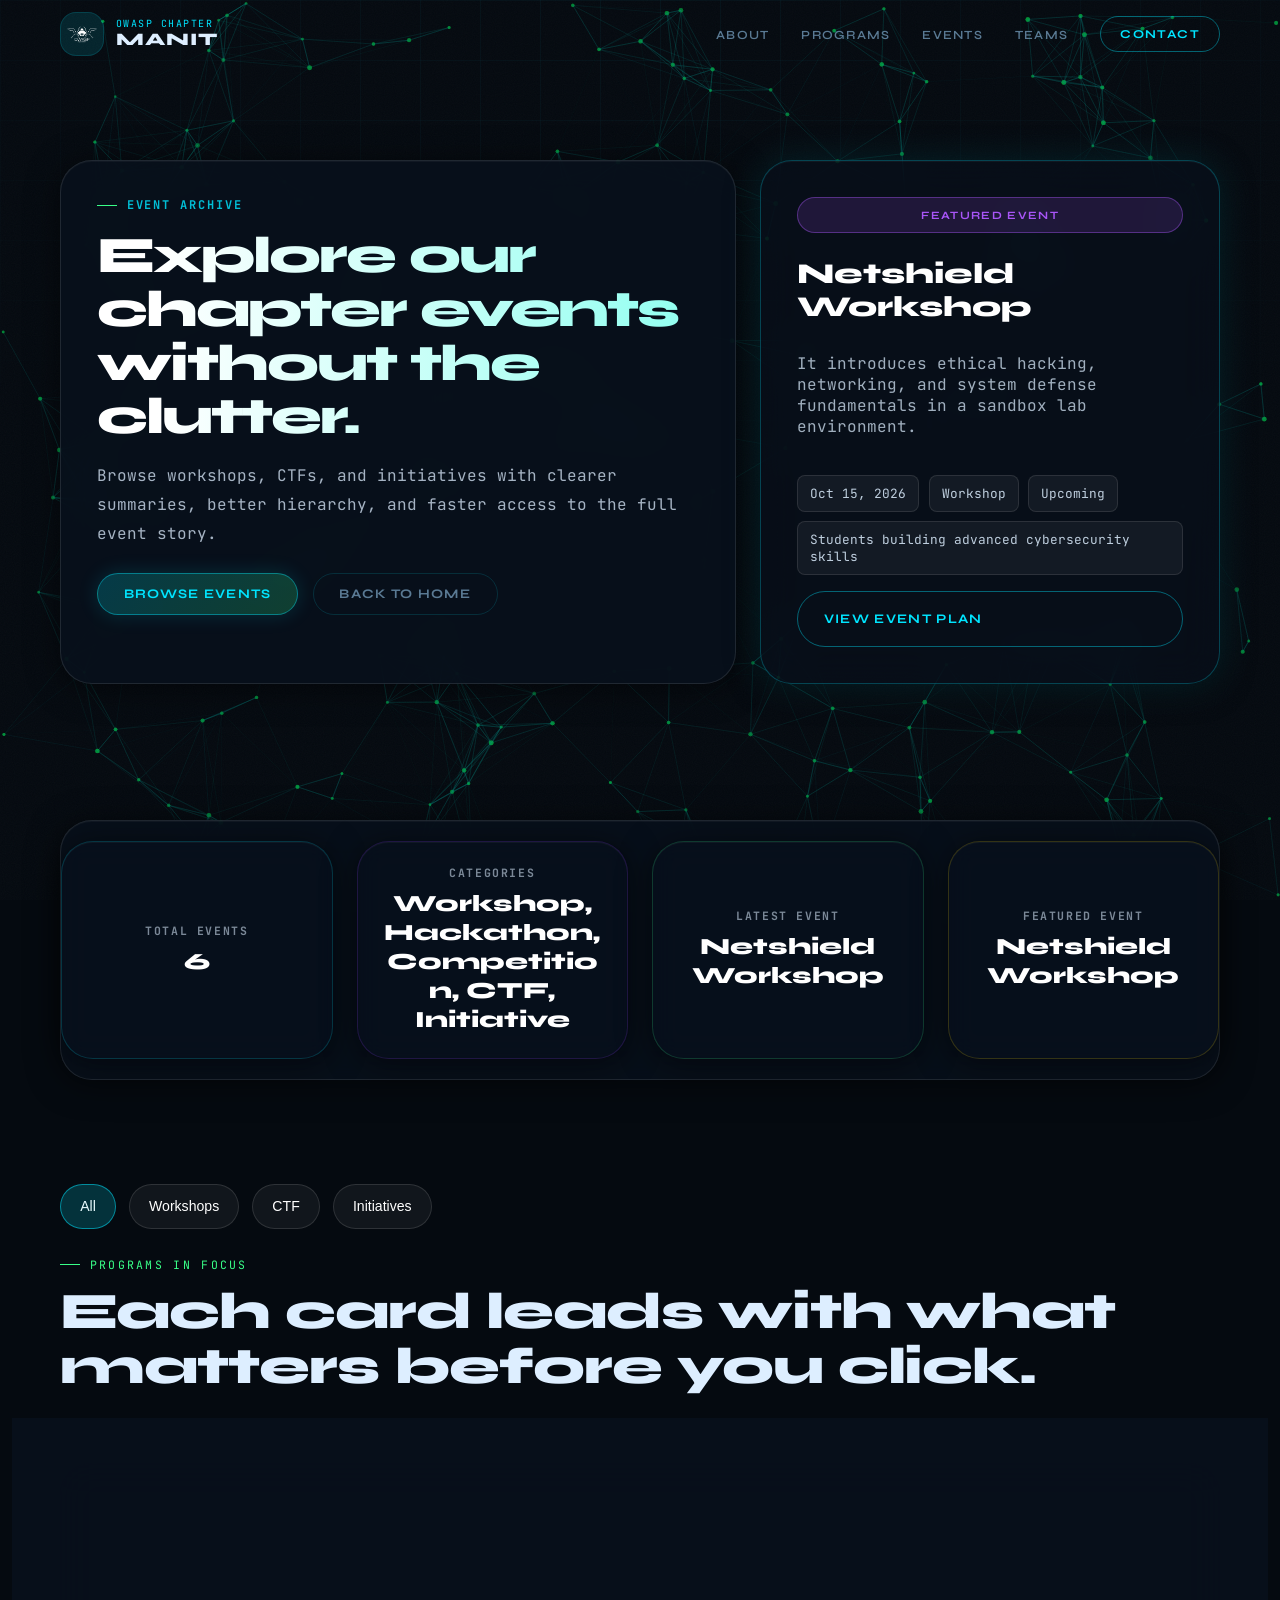
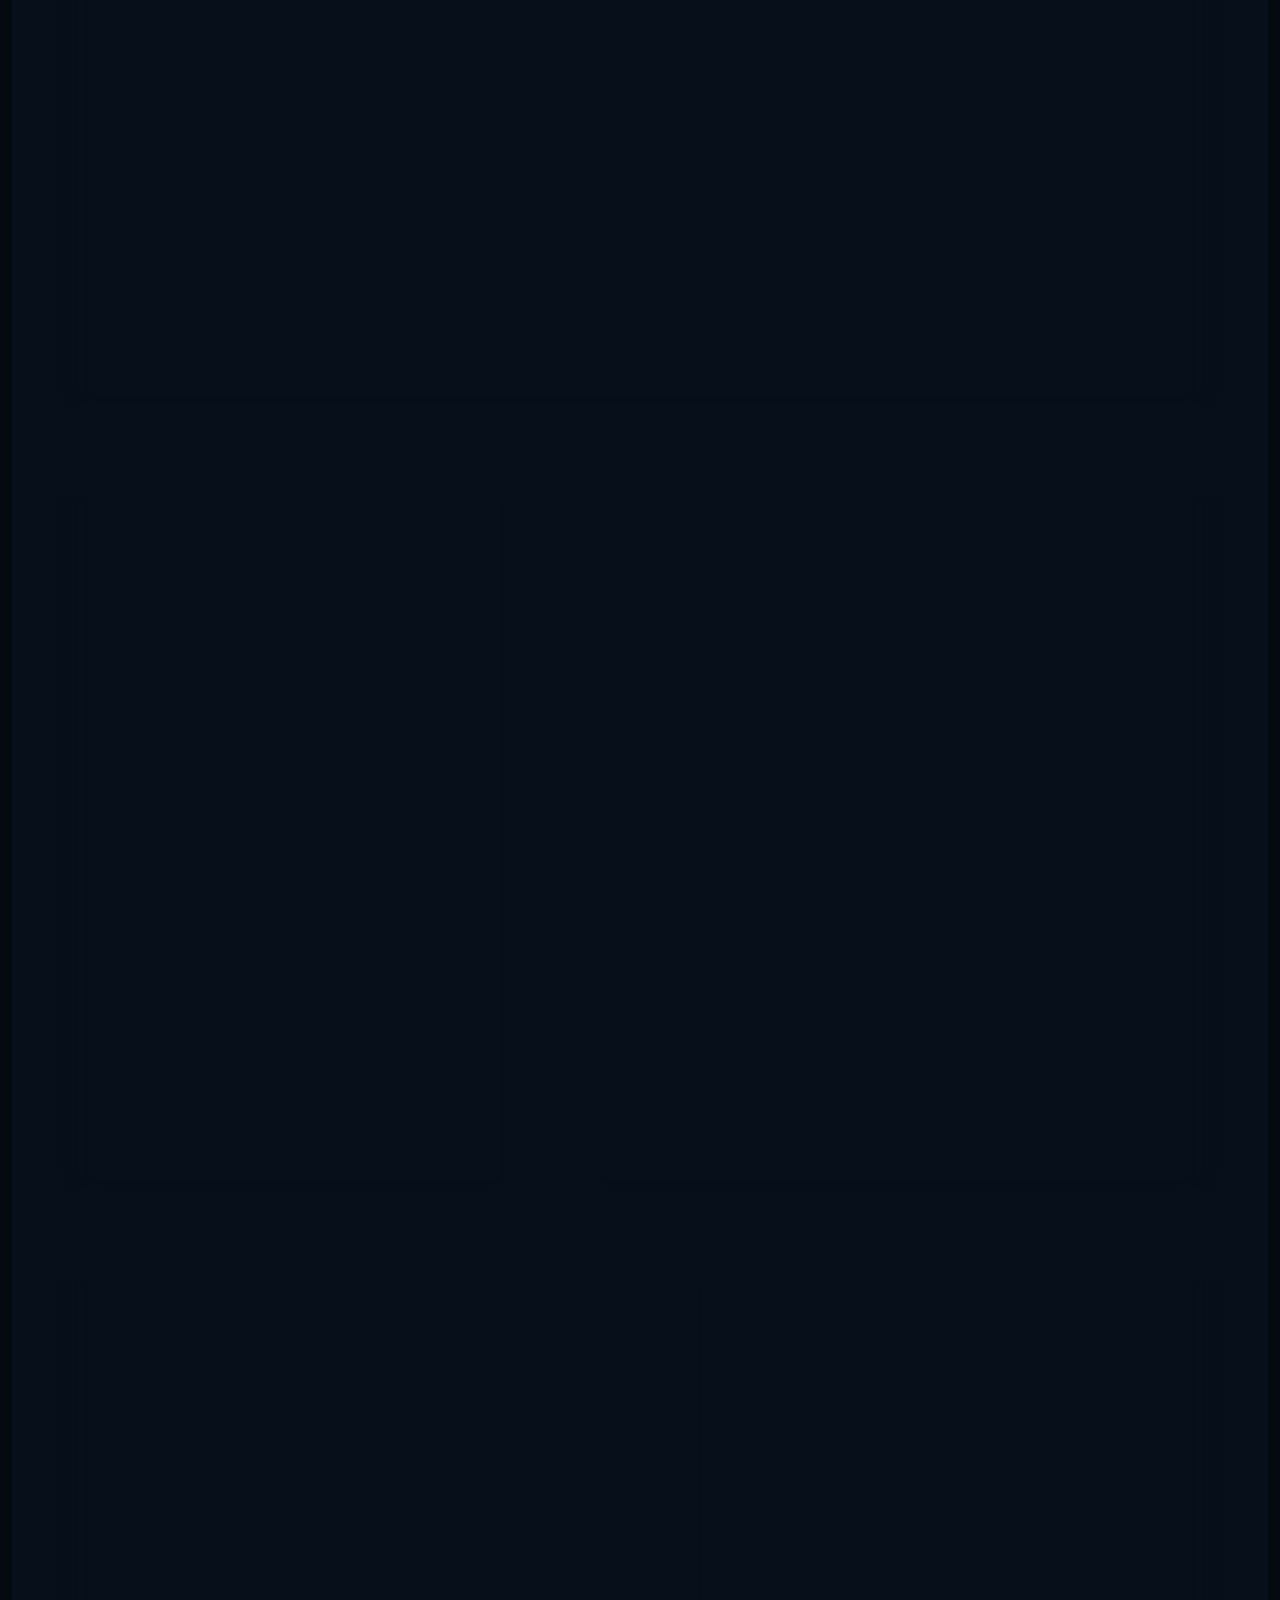
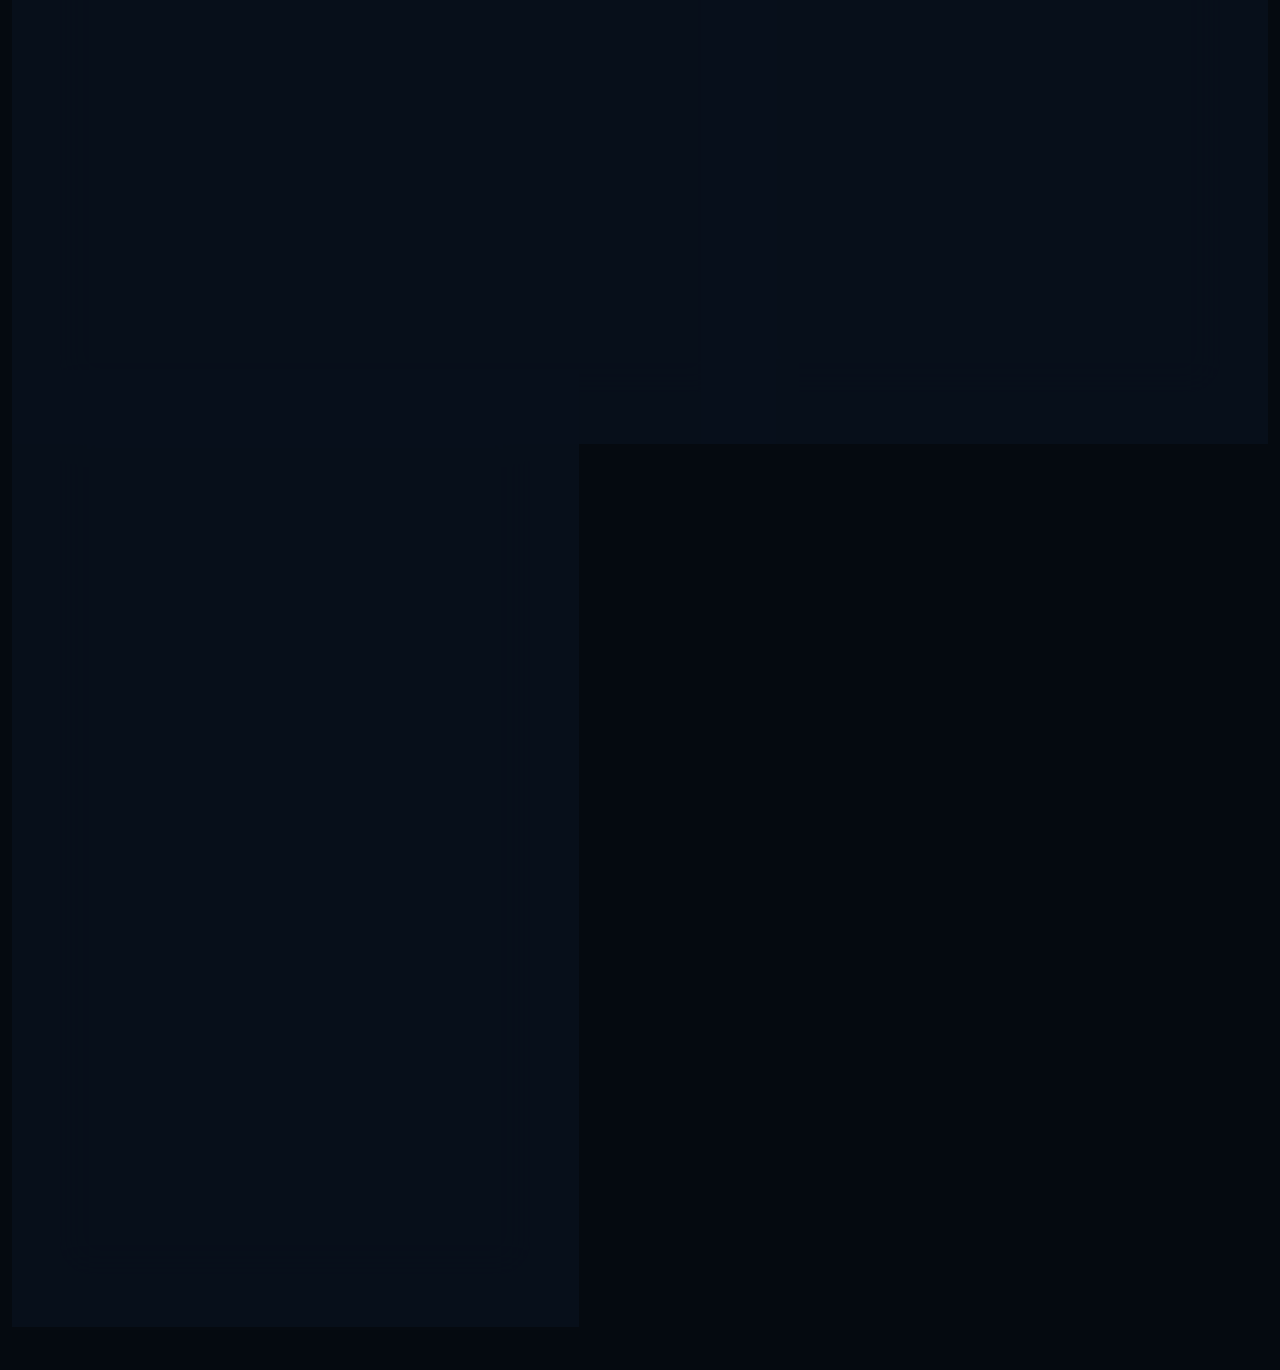
<file: SITE/events.html>
<!DOCTYPE html>
<html lang="en">

<head>
  <meta charset="UTF-8">
  <meta name="viewport" content="width=device-width, initial-scale=1.0">
  <title>OWASP MANIT | Cybersecurity Events & Workshops</title>
  <meta name="description"
    content="Explore the OWASP MANIT event archive, including upcoming workshops, Capture The Flag (CTF) challenges, security initiatives, and post-event recaps.">
  <meta name="keywords"
    content="OWASP MANIT Events, cybersecurity workshops Bhopal, ethical hacking CTF MANIT, cybersecurity training Bhopal">

  <!-- Open Graph / Facebook -->
  <meta property="og:type" content="website">
  <meta property="og:url" content="https://owaspmanit.in/SITE/events.html">
  <meta property="og:title" content="OWASP MANIT | Cybersecurity Events & Workshops">
  <meta property="og:description"
    content="Explore the OWASP MANIT event archive, including upcoming workshops, Capture The Flag (CTF) challenges, security initiatives, and post-event recaps.">
  <meta property="og:image" content="https://owaspmanit.in/logo_owasp.png">

  <!-- Twitter -->
  <meta property="twitter:card" content="summary_large_image">
  <meta property="twitter:url" content="https://owaspmanit.in/SITE/events.html">
  <meta property="twitter:title" content="OWASP MANIT | Cybersecurity Events & Workshops">
  <meta property="twitter:description"
    content="Explore the OWASP MANIT event archive, including upcoming workshops, Capture The Flag (CTF) challenges, security initiatives, and post-event recaps.">
  <meta property="twitter:image" content="https://owaspmanit.in/logo_owasp.png">

  <link rel="preconnect" href="https://fonts.googleapis.com">
  <link rel="preconnect" href="https://fonts.gstatic.com" crossorigin>
  <link
    href="https://fonts.googleapis.com/css2?family=Syne:wght@400;600;700;800&family=JetBrains+Mono:wght@300;400;500&display=swap"
    rel="stylesheet">
  <link rel="icon" type="image/png" href="../logo_owasp.png">
  <link rel="stylesheet" href="./style.css">
  <link rel="stylesheet" href="./events.css">
</head>

<body>
  <div class="ambient" aria-hidden="true">
    <div class="ambient__orb ambient__orb--a"></div>
    <div class="ambient__orb ambient__orb--b"></div>
    <div class="ambient__orb ambient__orb--c"></div>
    <div class="ambient__grid"></div>
    <div class="ambient__noise"></div>
  </div>

  <header class="header" id="top">
    <div class="header__inner container">
      <a class="header__brand" href="./home.html" aria-label="OWASP MANIT Home">
        <div class="brand__logomark">
          <img src="../logo_owasp.png" alt="OWASP" onerror="this.style.display='none';">
        </div>
        <div class="brand__text">
          <span class="brand__sub">OWASP Chapter</span>
          <strong class="brand__name">MANIT</strong>
        </div>
      </a>

      <nav class="header__nav" aria-label="Primary navigation">
        <a href="./home.html#about" class="nav__link">About</a>
        <a href="./home.html#programs" class="nav__link">Programs</a>
        <a href="#events-gallery" class="nav__link">Events</a>
        <a href="./loading.html#teams" class="nav__link">Teams</a>
      </nav>

      <a class="btn btn--outline header__cta" href="./home.html#contact">Contact</a>

      <button class="header__burger" aria-label="Toggle menu" aria-expanded="false">
        <span></span><span></span><span></span>
      </button>
    </div>
  </header>

  <main>
    <section class="events-hero section">
      <div class="container events-hero__inner">
        <div class="events-hero__copy">
          <p class="section__kicker">Event archive</p>
          <h1 class="section__title">Explore our chapter events without the clutter.</h1>
          <p class="events-hero__lead">
            Browse workshops, CTFs, and initiatives with clearer summaries, better hierarchy, and faster access to the
            full event story.
          </p>
          <div class="hero__actions">
            <a class="btn btn--primary" href="#events-gallery">
              <span>Browse events</span>
            </a>
            <a class="btn btn--ghost" href="./home.html">Back to home</a>
          </div>
        </div>

        <aside class="events-hero__panel" aria-labelledby="featured-event-heading">
          <span class="pill pill--purple">Featured event</span>
          <h2 class="events-hero__panel-title" id="featured-event-heading">Loading featured event...</h2>
          <p class="events-hero__panel-copy" id="featured-event-copy">Preparing the strongest event snapshot for quick
            access.</p>
          <div class="events-hero__panel-meta" id="featured-event-meta"></div>
          <a class="btn btn--outline" id="featured-event-link" href="#events-gallery">Open archive</a>
        </aside>
      </div>
    </section>

    <section class="section" aria-label="Events overview">
      <div class="container">
        <div class="events-overview" id="events-overview">
          <article class="events-overview__card">
            <span class="events-overview__label">Total events</span>
            <span class="events-overview__value">--</span>
          </article>
          <article class="events-overview__card">
            <span class="events-overview__label">Categories</span>
            <span class="events-overview__value">--</span>
          </article>
          <article class="events-overview__card">
            <span class="events-overview__label">Latest event</span>
            <span class="events-overview__value">--</span>
          </article>
          <article class="events-overview__card">
            <span class="events-overview__label">Featured event</span>
            <span class="events-overview__value">--</span>
          </article>
        </div>
      </div>
    </section>

    <section class="events-filter section" aria-label="Event category filters">
      <div class="container">
        <div class="events-filter__group" role="tablist" aria-label="Event categories">
          <button class="events-filter__item is-active" type="button" data-category="All"
            aria-pressed="true">All</button>
          <button class="events-filter__item" type="button" data-category="Workshop"
            aria-pressed="false">Workshops</button>
          <button class="events-filter__item" type="button" data-category="CTF" aria-pressed="false">CTF</button>
          <button class="events-filter__item" type="button" data-category="Initiative"
            aria-pressed="false">Initiatives</button>
        </div>
      </div>
    </section>

    <section class="events-page section" id="events-gallery">
      <div class="container">
        <div class="events-page__shell">
          <header class="section__header">
            <p class="section__kicker">Programs in focus</p>
            <h2 class="section__title">Each card leads with what matters before you click.</h2>
          </header>

          <div id="events-list" class="events-page__list" aria-live="polite">
            <article class="events-loading">
              <span class="pill">Loading</span>
              <h3>Loading event data...</h3>
              <p>Fetching the event archive and summary cards.</p>
            </article>
          </div>
        </div>
      </div>
    </section>
  </main>

  <canvas id="node-canvas" aria-hidden="true"></canvas>

  <script src="./script.js"></script>
  <script src="./events.js"></script>
</body>

</html>
</file>
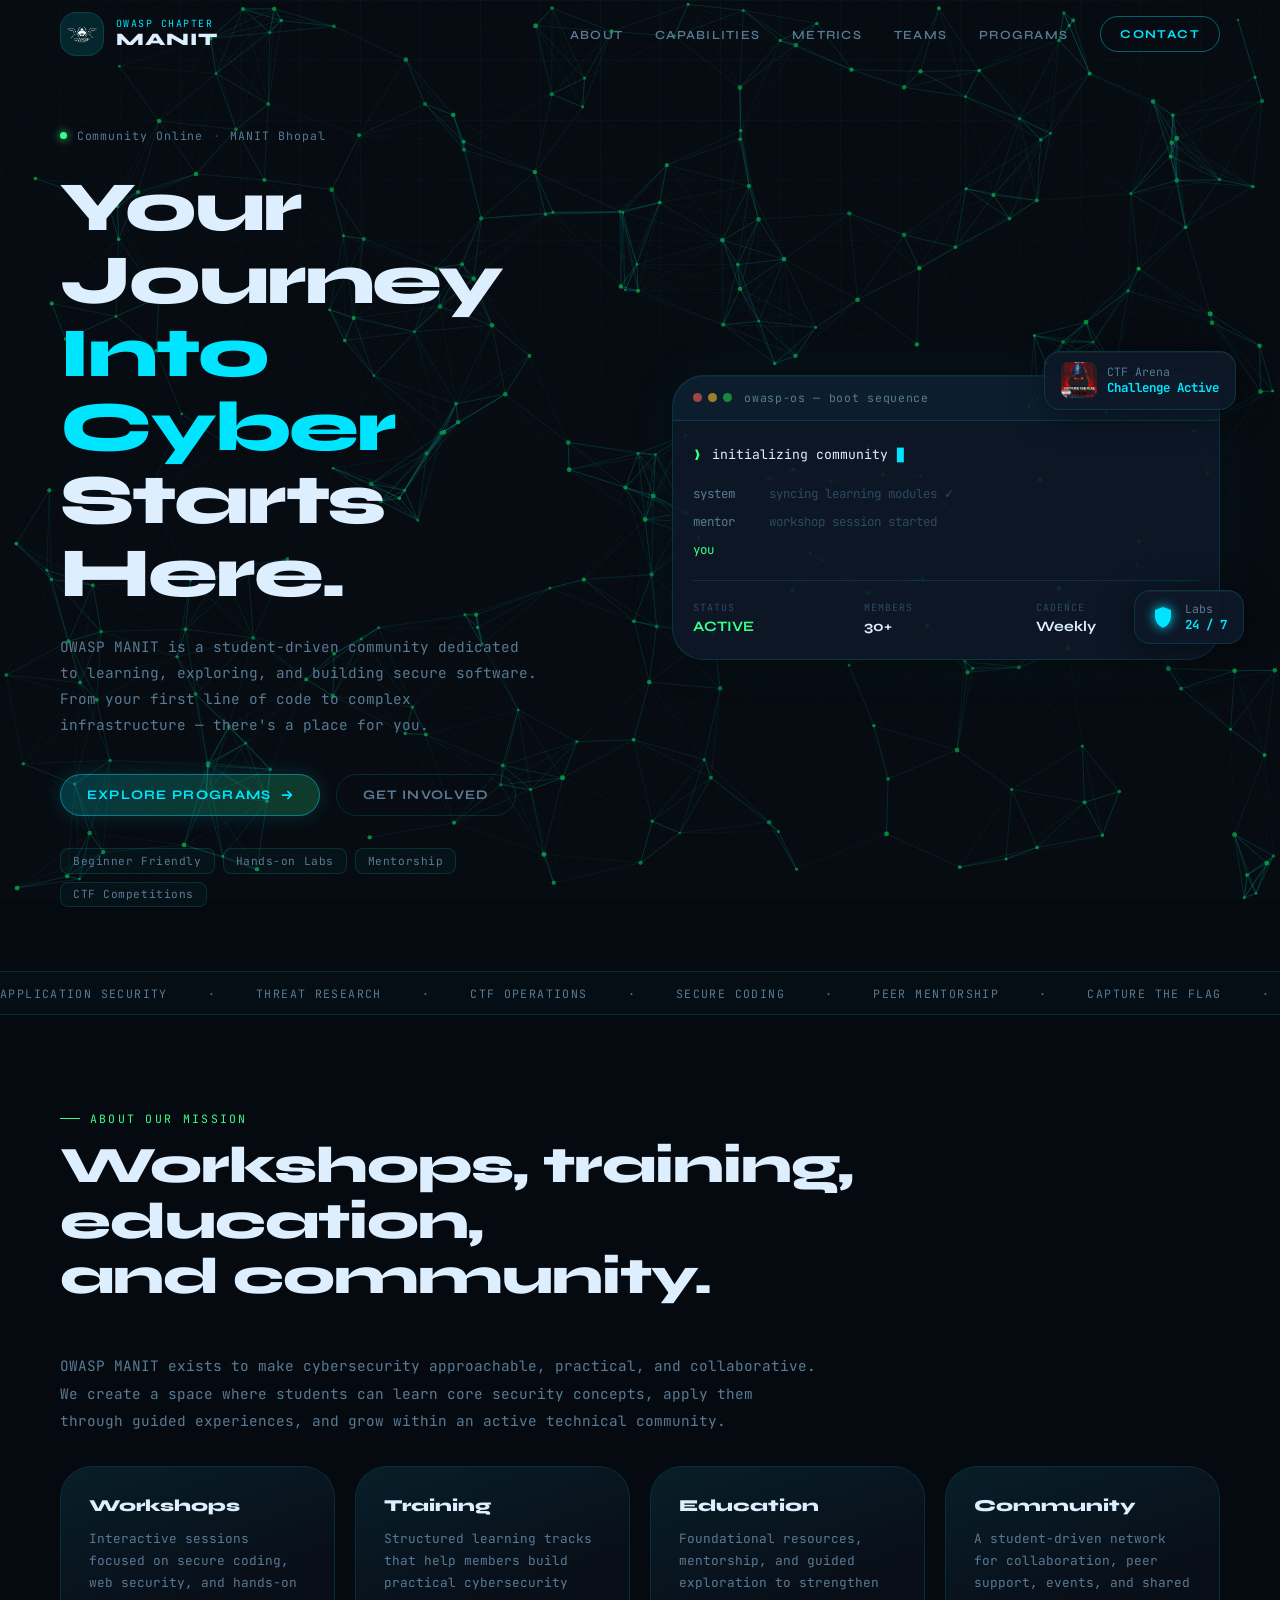
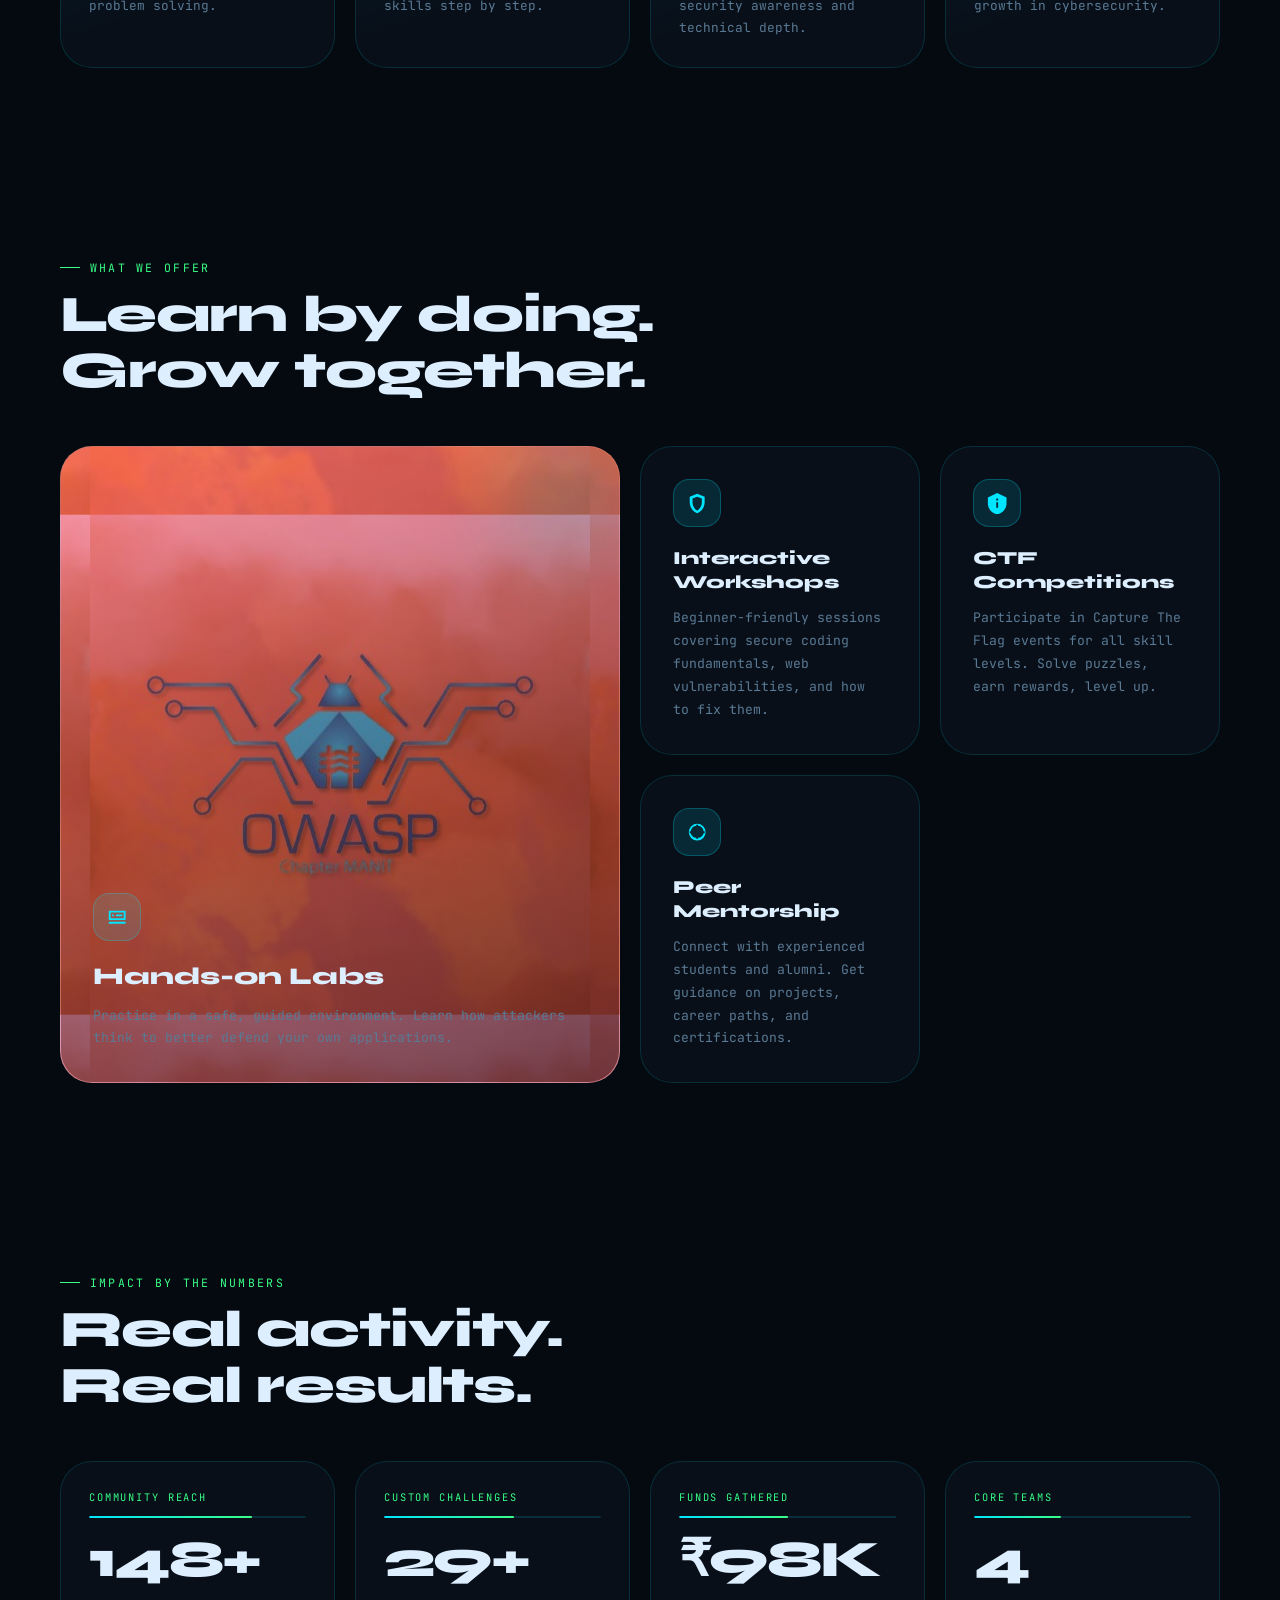
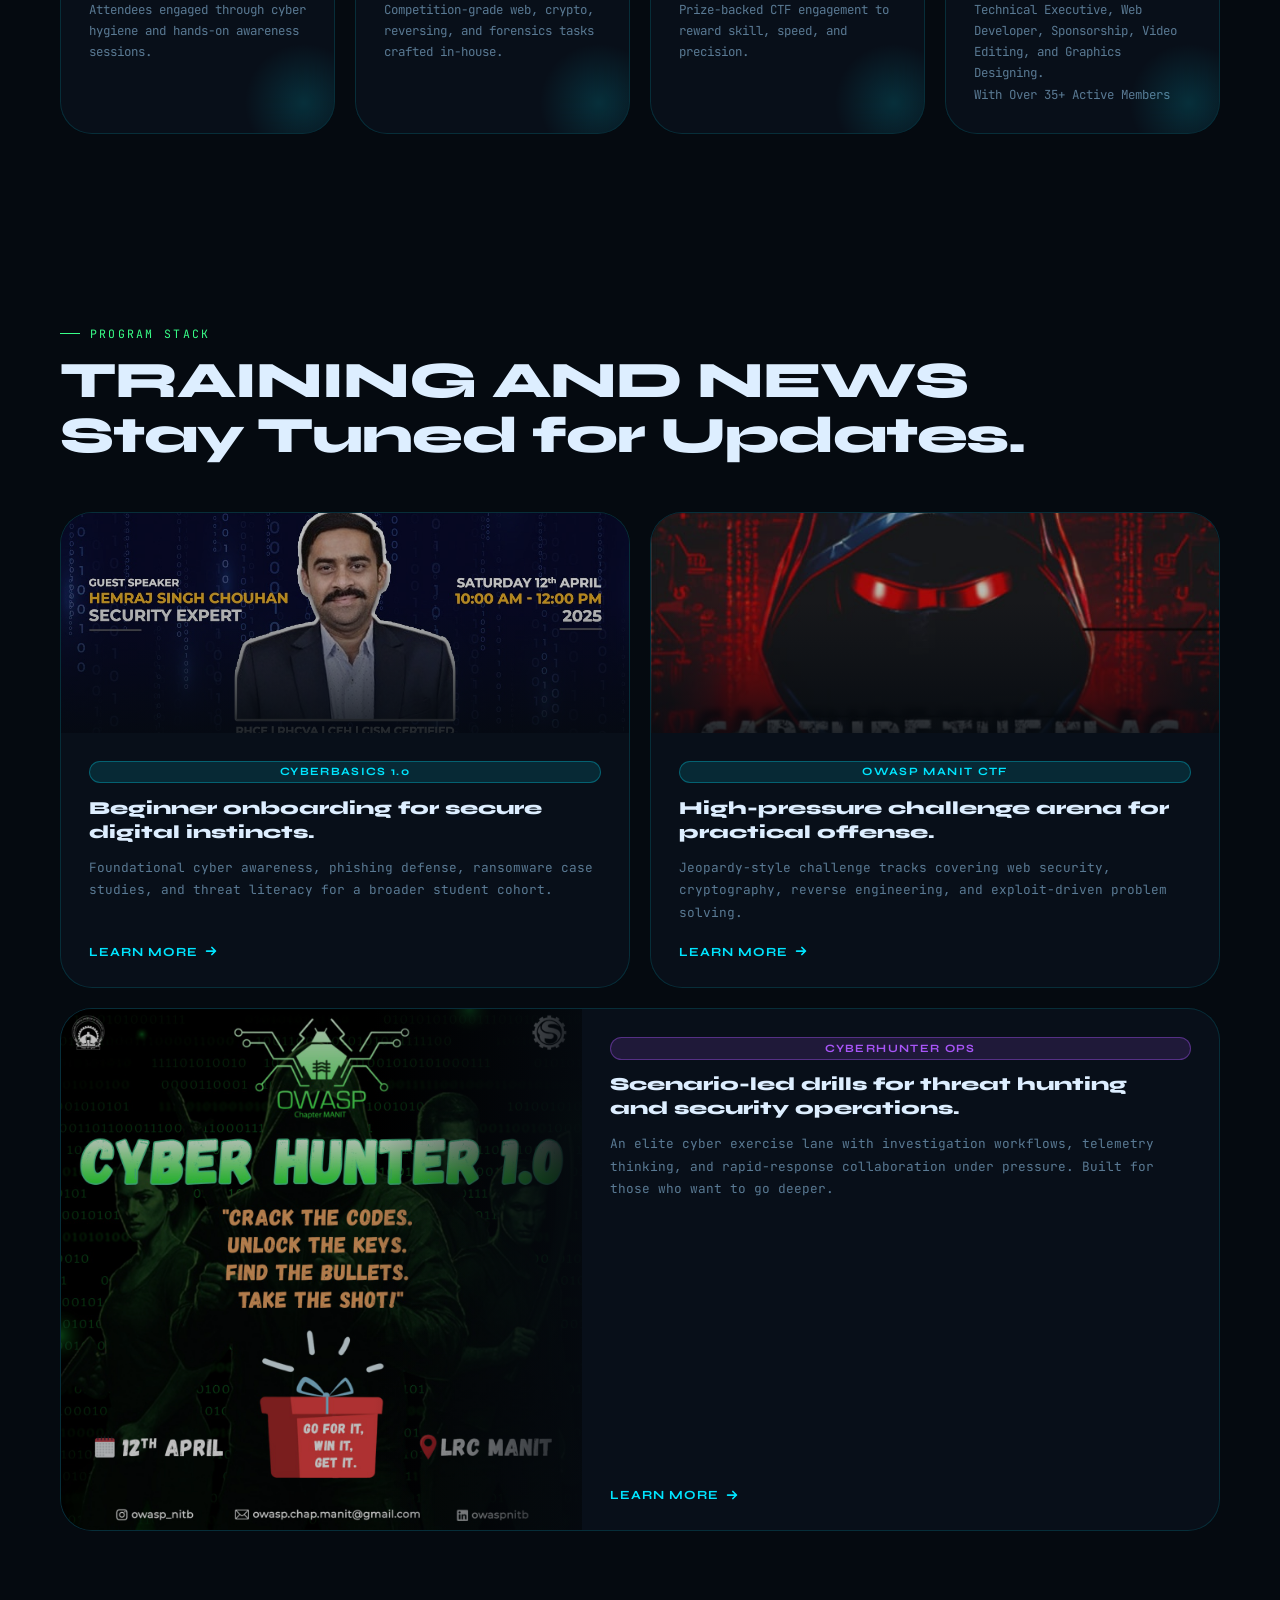
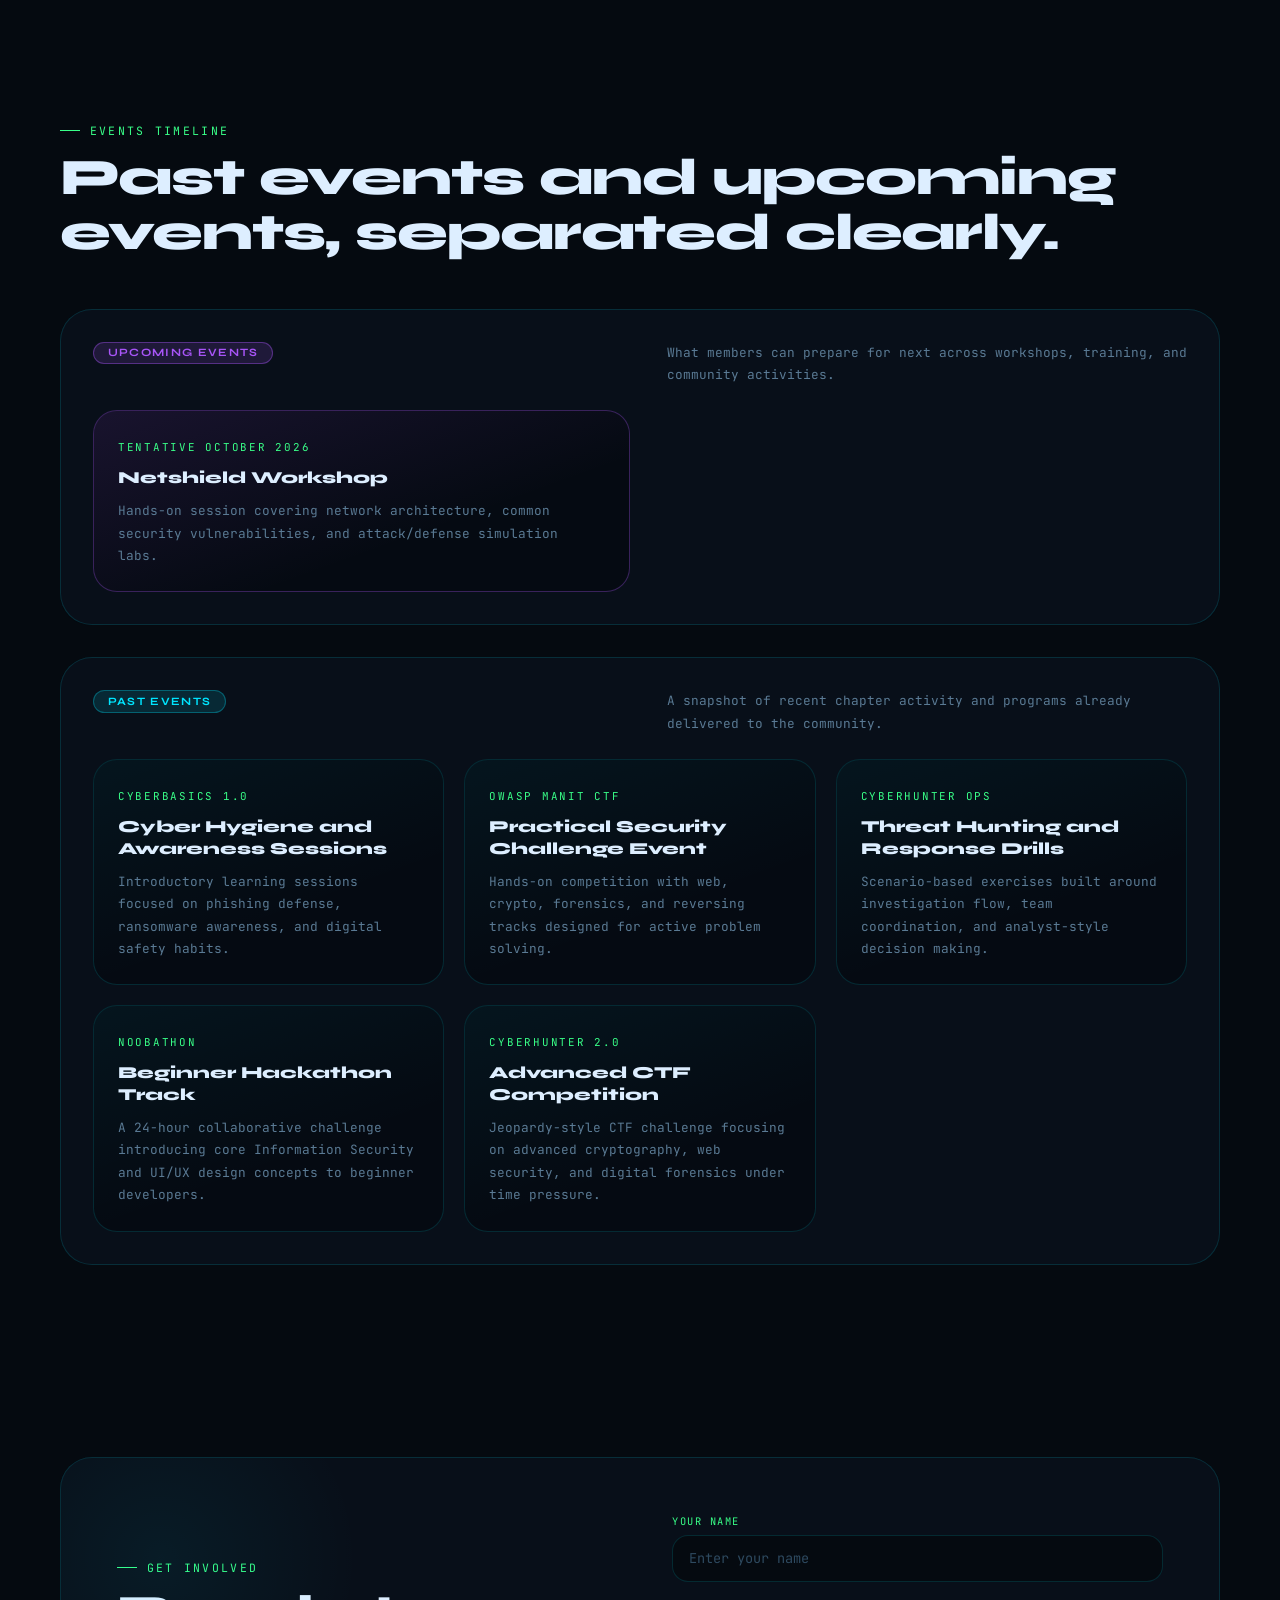
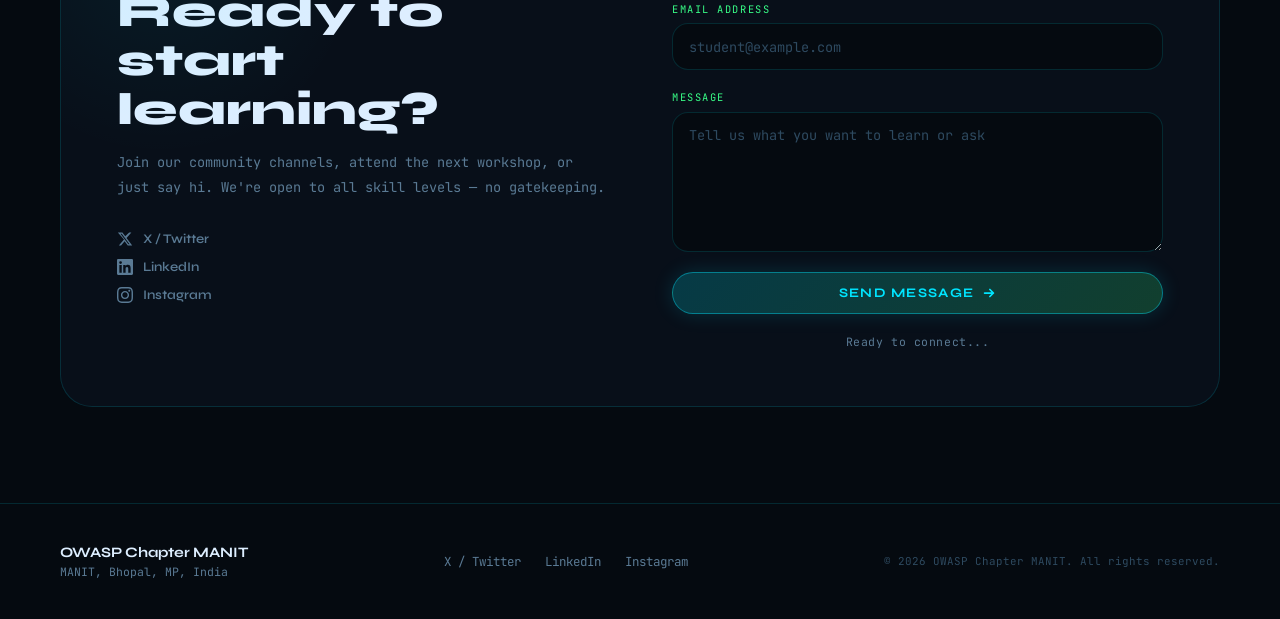
<file: SITE/home.html>
<!DOCTYPE html>
<html lang="en">
<head>
  <meta charset="UTF-8">
  <meta name="viewport" content="width=device-width, initial-scale=1.0">
  <title>OWASP MANIT | Cyber Defense Consortium</title>
  <meta name="description" content="OWASP MANIT — Student-driven cybersecurity community at NIT Bhopal. Workshops, CTFs, and hands-on security training.">
  <meta name="keywords" content="OWASP MANIT, OWASP Bhopal, cybersecurity club MANIT, Capture The Flag MANIT, ethical hacking Bhopal">

  <!-- Open Graph / Facebook -->
  <meta property="og:type" content="website">
  <meta property="og:url" content="https://owaspmanit.in/SITE/home.html">
  <meta property="og:title" content="OWASP MANIT | Cyber Defense Consortium">
  <meta property="og:description" content="OWASP MANIT — Student-driven cybersecurity community at NIT Bhopal. Workshops, CTFs, and hands-on security training.">
  <meta property="og:image" content="https://owaspmanit.in/logo_owasp.png">

  <!-- Twitter -->
  <meta property="twitter:card" content="summary_large_image">
  <meta property="twitter:url" content="https://owaspmanit.in/SITE/home.html">
  <meta property="twitter:title" content="OWASP MANIT | Cyber Defense Consortium">
  <meta property="twitter:description" content="OWASP MANIT — Student-driven cybersecurity community at NIT Bhopal. Workshops, CTFs, and hands-on security training.">
  <meta property="twitter:image" content="https://owaspmanit.in/logo_owasp.png">

  <link rel="preconnect" href="https://fonts.googleapis.com">
  <link rel="preconnect" href="https://fonts.gstatic.com" crossorigin>
  <link href="https://fonts.googleapis.com/css2?family=Syne:wght@400;600;700;800&family=JetBrains+Mono:wght@300;400;500&display=swap" rel="stylesheet">
  <link rel="icon" type="image/png" href="../logo_owasp.png">
  <link rel="stylesheet" href="./style.css">
</head>
<body>

  <!-- Ambient background layers -->
  <div class="ambient" aria-hidden="true">
    <div class="ambient__orb ambient__orb--a"></div>
    <div class="ambient__orb ambient__orb--b"></div>
    <div class="ambient__orb ambient__orb--c"></div>
    <div class="ambient__grid"></div>
    <div class="ambient__noise"></div>
  </div>

  <!-- ═══════════════════════ HEADER ═══════════════════════ -->
  <header class="header" id="top">
    <div class="header__inner container">
      <a class="header__brand" href="#hero" aria-label="OWASP MANIT Home">
        <div class="brand__logomark">
          <img src="../logo_owasp.png" alt="OWASP" onerror="this.style.display='none';">
        </div>
        <div class="brand__text">
          <span class="brand__sub">OWASP Chapter</span>
          <strong class="brand__name">MANIT</strong>
        </div>
      </a>

      <nav class="header__nav" aria-label="Primary navigation">
        <a href="#about" class="nav__link">About</a>
        <a href="#capabilities" class="nav__link">Capabilities</a>
        <a href="#metrics" class="nav__link">Metrics</a>
        <a href="./loading.html#teams" class="nav__link">Teams</a>
        <a href="#programs" class="nav__link">Programs</a>
      </nav>

      <a class="btn btn--outline header__cta" href="#contact">Contact</a>

      <button class="header__burger" aria-label="Toggle menu" aria-expanded="false">
        <span></span><span></span><span></span>
      </button>
    </div>
  </header>

  <!-- ═══════════════════════ HERO ═══════════════════════ -->
  <main>
    <section class="hero" id="hero">
    <div class="hero__inner container">

      <!-- Left: headline + CTAs -->
      <div class="hero__content">
        <div class="hero__eyebrow">
          <span class="status-dot"></span>
          <span>Community Online</span>
          <span class="divider">·</span>
          <span>MANIT Bhopal</span>
        </div>

        <h1 class="hero__headline">
          <span class="line line--reveal">Your Journey</span>
          <span class="line line--reveal line--accent">Into Cyber</span>
          <span class="line line--reveal">Starts Here.</span>
        </h1>

        <p class="hero__lead">
          OWASP MANIT is a student-driven community dedicated to learning, exploring, and building secure software. From your first line of code to complex infrastructure — there's a place for you.
        </p>

        <div class="hero__actions">
          <a class="btn btn--primary" href="#programs">
            <span>Explore Programs</span>
            <svg viewBox="0 0 16 16" aria-hidden="true"><path d="M3 8h10M9 4l4 4-4 4"/></svg>
          </a>
          <a class="btn btn--ghost" href="#contact">Get Involved</a>
        </div>

        <div class="hero__tags">
          <span class="tag">Beginner Friendly</span>
          <span class="tag">Hands-on Labs</span>
          <span class="tag">Mentorship</span>
          <span class="tag">CTF Competitions</span>
        </div>
      </div>

      <!-- Right: terminal card -->
      <div class="hero__terminal-wrap">
        <div class="terminal">
          <div class="terminal__bar">
            <div class="terminal__dots">
              <span></span><span></span><span></span>
            </div>
            <span class="terminal__title">owasp-os — boot sequence</span>
          </div>
          <div class="terminal__body">
            <div class="terminal__line terminal__line--primary">
              <span class="t-prompt">❯</span>
              <span class="t-type" data-text="initializing community grid..."></span>
            </div>
            <div class="terminal__feed" aria-live="polite">
              <p class="t-line"><span class="t-key">system</span><span class="t-val">syncing learning modules ✓</span></p>
              <p class="t-line"><span class="t-key">mentor</span><span class="t-val">workshop session started</span></p>
              <p class="t-line t-line--active"><span class="t-key">you</span><span class="t-val" id="rotating-log">learning networking basics</span></p>
            </div>
            <div class="terminal__divider"></div>
            <div class="terminal__stats">
              <div class="t-stat"><span class="t-stat__label">Status</span><span class="t-stat__val t-stat__val--green">ACTIVE</span></div>
              <div class="t-stat"><span class="t-stat__label">Members</span><span class="t-stat__val">30+</span></div>
              <div class="t-stat"><span class="t-stat__label">Cadence</span><span class="t-stat__val">Weekly</span></div>
            </div>
          </div>
        </div>

        <!-- Floating accent cards -->
        <div class="hero__float hero__float--one">
          <img src="../images/ctf/poster.jpg" alt="CTF" onerror="this.onerror=null; this.src='../images/image_load_error.svg';">
          <div>
            <span>CTF Arena</span>
            <strong>Challenge Active</strong>
          </div>
        </div>
        <div class="hero__float hero__float--two">
          <svg viewBox="0 0 24 24" aria-hidden="true"><path d="M12 2 4 5v6c0 5.25 3.4 10.16 8 11.72C16.6 21.16 20 16.25 20 11V5l-8-3Z"/></svg>
          <div>
            <span>Labs</span>
            <strong>24 / 7</strong>
          </div>
        </div>
      </div>

    </div>

    <!-- scrolling ticker -->
    <div class="hero__ticker" aria-hidden="true">
      <div class="ticker__track">
        <span>Application Security</span><span>·</span>
        <span>Threat Research</span><span>·</span>
        <span>CTF Operations</span><span>·</span>
        <span>Secure Coding</span><span>·</span>
        <span>Peer Mentorship</span><span>·</span>
        <span>Capture The Flag</span><span>·</span>
        <span>Web Vulnerabilities</span><span>·</span>
        <span>Ethical Hacking</span><span>·</span>
        <span>Application Security</span><span>·</span>
        <span>Threat Research</span><span>·</span>
        <span>CTF Operations</span><span>·</span>
        <span>Secure Coding</span><span>·</span>
        <span>Peer Mentorship</span><span>·</span>
        <span>Capture The Flag</span><span>·</span>
        <span>Web Vulnerabilities</span><span>·</span>
        <span>Ethical Hacking</span><span>·</span>
      </div>
    </div>
  </section>

  <!-- ═══════════════════════ ABOUT / MISSION ═══════════════════════ -->
  <section class="about section" id="about">
    <div class="container">
      <header class="section__header">
        <p class="section__kicker">About Our Mission</p>
        <h2 class="section__title">Workshops, training, education,<br>and community.</h2>
      </header>

      <div class="about__content">
        <p class="about__lead">
          OWASP MANIT exists to make cybersecurity approachable, practical, and collaborative. We create a space where students can learn core security concepts, apply them through guided experiences, and grow within an active technical community.
        </p>

        <div class="about__grid">
          <article class="about-card">
            <h3>Workshops</h3>
            <p>Interactive sessions focused on secure coding, web security, and hands-on problem solving.</p>
          </article>

          <article class="about-card">
            <h3>Training</h3>
            <p>Structured learning tracks that help members build practical cybersecurity skills step by step.</p>
          </article>

          <article class="about-card">
            <h3>Education</h3>
            <p>Foundational resources, mentorship, and guided exploration to strengthen security awareness and technical depth.</p>
          </article>

          <article class="about-card">
            <h3>Community</h3>
            <p>A student-driven network for collaboration, peer support, events, and shared growth in cybersecurity.</p>
          </article>
        </div>
      </div>
    </div>
  </section>

  <!-- ═══════════════════════ CAPABILITIES ═══════════════════════ -->
  <section class="capabilities section" id="capabilities">
    <div class="container">
      <header class="section__header">
        <p class="section__kicker">What We Offer</p>
        <h2 class="section__title">Learn by doing.<br>Grow together.</h2>
      </header>

      <div class="cap-grid">

        <article class="cap-card cap-card--featured" id="idknow">
          <div class="cap-card__icon">
            <svg viewBox="0 0 24 24"><path d="M3 5h18v10H3V5Zm2 2v6h14V7H5Zm-2 10h18v2H3v-2Zm3.5-8h2v2h-2V9Zm4 0h7v2h-7V9Z"/></svg>
          </div>
          <h3>Hands-on Labs</h3>
          <p>Practice in a safe, guided environment. Learn how attackers think to better defend your own applications.</p>
          <div class="cap-card__accent"></div>
        </article>

        <article class="cap-card">
          <div class="cap-card__icon">
            <svg viewBox="0 0 24 24"><path d="M12 2 4 5v6c0 5.25 3.4 10.16 8 11.72C16.6 21.16 20 16.25 20 11V5l-8-3Zm0 3.12 5 1.88V11c0 3.84-2.3 7.53-5 8.84-2.7-1.31-5-5-5-8.84V7l5-1.88Z"/></svg>
          </div>
          <h3>Interactive Workshops</h3>
          <p>Beginner-friendly sessions covering secure coding fundamentals, web vulnerabilities, and how to fix them.</p>
        </article>

        <article class="cap-card">
          <div class="cap-card__icon">
            <svg viewBox="0 0 24 24"><path d="M12 1 2 6v6c0 5.55 3.84 10.74 10 12 6.16-1.26 10-6.45 10-12V6L12 1Zm-1 10h2v6h-2v-6Zm0-4h2v2h-2V7Z"/></svg>
          </div>
          <h3>CTF Competitions</h3>
          <p>Participate in Capture The Flag events for all skill levels. Solve puzzles, earn rewards, level up.</p>
        </article>

        <article class="cap-card">
          <div class="cap-card__icon">
            <svg viewBox="0 0 24 24"><path d="M12 3a9 9 0 1 0 9 9 9 9 0 0 0-9-9Zm1 14.93V19h-2v-1.07A7 7 0 0 1 5.07 13H4v-2h1.07A7 7 0 0 1 11 5.07V4h2v1.07A7 7 0 0 1 18.93 11H20v2h-1.07A7 7 0 0 1 13 17.93Z"/></svg>
          </div>
          <h3>Peer Mentorship</h3>
          <p>Connect with experienced students and alumni. Get guidance on projects, career paths, and certifications.</p>
        </article>

      </div>
    </div>
  </section>

  <!-- ═══════════════════════ METRICS ═══════════════════════ -->
  <section class="metrics section" id="metrics">
    <div class="container">
      <header class="section__header">
        <p class="section__kicker">Impact by the numbers</p>
        <h2 class="section__title">Real activity.<br>Real results.</h2>
      </header>

      <div class="metrics-grid">
        <article class="metric-card">
          <div class="metric-card__top">
            <span class="metric-card__label">Community Reach</span>
            <div class="metric-card__bar"><div class="metric-card__fill" style="--fill: 75%"></div></div>
          </div>
          <strong class="counter" data-target="150" data-suffix="+">0</strong>
          <p>Attendees engaged through cyber hygiene and hands-on awareness sessions.</p>
        </article>

        <article class="metric-card">
          <div class="metric-card__top">
            <span class="metric-card__label">Custom Challenges</span>
            <div class="metric-card__bar"><div class="metric-card__fill" style="--fill: 60%"></div></div>
          </div>
          <strong class="counter" data-target="30" data-suffix="+">0</strong>
          <p>Competition-grade web, crypto, reversing, and forensics tasks crafted in-house.</p>
        </article>

        <article class="metric-card">
          <div class="metric-card__top">
            <span class="metric-card__label">Funds Gathered</span>
            <div class="metric-card__bar"><div class="metric-card__fill" style="--fill: 50%"></div></div>
          </div>
          <strong class="counter" data-target="100" data-prefix="₹" data-suffix="K">0</strong>
          <p>Prize-backed CTF engagement to reward skill, speed, and precision.</p>
        </article>

        <article class="metric-card">
          <div class="metric-card__top">
            <span class="metric-card__label">Core Teams</span>
            <div class="metric-card__bar"><div class="metric-card__fill" style="--fill: 40%"></div></div>
          </div>
          <strong class="counter" data-target="5">0</strong>
          <p>Technical Executive, Web Developer, Sponsorship, Video Editing, and Graphics Designing.<br>With Over 35+ Active Members</p>
        </article>
      </div>
    </div>
  </section>

  <!-- ═══════════════════════ PROGRAMS ═══════════════════════ -->
  <section class="programs section" id="programs">
    <div class="container">
      <header class="section__header">
        <p class="section__kicker">Program stack</p>
        <h2 class="section__title">TRAINING AND NEWS<br> Stay Tuned for Updates.</h2>
      </header>

      <div class="programs-grid">

        <article class="prog-card">
          <div class="prog-card__media">
            <img src="../images/cyberbasics/poster.jpg" alt="CyberBasics 1.0" onerror="this.onerror=null; this.src='../images/image_load_error.svg';">
            <div class="prog-card__media-overlay"></div>
          </div>
          <div class="prog-card__body">
            <span class="pill">CyberBasics 1.0</span>
            <h3>Beginner onboarding for secure digital instincts.</h3>
            <p>Foundational cyber awareness, phishing defense, ransomware case studies, and threat literacy for a broader student cohort.</p>
            <a class="prog-card__link" href="./events.html#cyberbasics-1-0">Learn more <svg viewBox="0 0 16 16"><path d="M3 8h10M9 4l4 4-4 4"/></svg></a>
          </div>
        </article>

        <article class="prog-card">
          <div class="prog-card__media">
            <img src="../images/ctf/poster.jpg" alt="OWASP MANIT CTF" onerror="this.onerror=null; this.src='../images/image_load_error.svg';">
            <div class="prog-card__media-overlay"></div>
          </div>
          <div class="prog-card__body">
            <span class="pill">OWASP MANIT CTF</span>
            <h3>High-pressure challenge arena for practical offense.</h3>
            <p>Jeopardy-style challenge tracks covering web security, cryptography, reverse engineering, and exploit-driven problem solving.</p>
            <a class="prog-card__link" href="./events.html#owasp-manit-ctf">Learn more <svg viewBox="0 0 16 16"><path d="M3 8h10M9 4l4 4-4 4"/></svg></a>
          </div>
        </article>

        <article class="prog-card prog-card--wide">
          <div class="prog-card__media">
            <img src="../images/ch/poster.jpg" alt="CyberHunter Ops" onerror="this.onerror=null; this.src='../images/image_load_error.svg';">
            <div class="prog-card__media-overlay"></div>
          </div>
          <div class="prog-card__body">
            <span class="pill pill--purple">CyberHunter Ops</span>
            <h3>Scenario-led drills for threat hunting and security operations.</h3>
            <p>An elite cyber exercise lane with investigation workflows, telemetry thinking, and rapid-response collaboration under pressure. Built for those who want to go deeper.</p>
            <a class="prog-card__link" href="./events.html#cyberhunter-ops">Learn more <svg viewBox="0 0 16 16"><path d="M3 8h10M9 4l4 4-4 4"/></svg></a>
          </div>
        </article>

      </div>
    </div>
  </section>

  <!-- ═══════════════════════ EVENTS ═══════════════════════ -->
  <section class="events section" id="events">
    <div class="container">
      <header class="section__header">
        <p class="section__kicker">Events Timeline</p>
        <h2 class="section__title">Past events and upcoming<br>events, separated clearly.</h2>
      </header>

      <div class="events__stack">
        <div class="events-group">
          <div class="events-group__head">
            <span class="pill pill--purple">Upcoming Events</span>
            <p class="events-group__intro">What members can prepare for next across workshops, training, and community activities.</p>
          </div>

          <div class="events-grid">
            <article class="event-card event-card--upcoming">
              <span class="event-card__date">Tentative October 2026</span>
              <h3>Netshield Workshop</h3>
              <p>Hands-on session covering network architecture, common security vulnerabilities, and attack/defense simulation labs.</p>
            </article>
          </div>
        </div>

        <div class="events-group">
          <div class="events-group__head">
            <span class="pill">Past Events</span>
            <p class="events-group__intro">A snapshot of recent chapter activity and programs already delivered to the community.</p>
          </div>

          <div class="events-grid events-grid--past">
            <article class="event-card">
              <span class="event-card__date">CyberBasics 1.0</span>
              <h3>Cyber Hygiene and Awareness Sessions</h3>
              <p>Introductory learning sessions focused on phishing defense, ransomware awareness, and digital safety habits.</p>
            </article>

            <article class="event-card">
              <span class="event-card__date">OWASP MANIT CTF</span>
              <h3>Practical Security Challenge Event</h3>
              <p>Hands-on competition with web, crypto, forensics, and reversing tracks designed for active problem solving.</p>
            </article>

            <article class="event-card">
              <span class="event-card__date">CyberHunter Ops</span>
              <h3>Threat Hunting and Response Drills</h3>
              <p>Scenario-based exercises built around investigation flow, team coordination, and analyst-style decision making.</p>
            </article>

            <article class="event-card">
              <span class="event-card__date">Noobathon</span>
              <h3>Beginner Hackathon Track</h3>
              <p>A 24-hour collaborative challenge introducing core Information Security and UI/UX design concepts to beginner developers.</p>
            </article>

            <article class="event-card">
              <span class="event-card__date">CyberHunter 2.0</span>
              <h3>Advanced CTF Competition</h3>
              <p>Jeopardy-style CTF challenge focusing on advanced cryptography, web security, and digital forensics under time pressure.</p>
            </article>
          </div>
        </div>
      </div>
    </div>
  </section>

  <!-- ═══════════════════════ CTA / CONTACT ═══════════════════════ -->
  <section class="contact section" id="contact">
    <div class="container">
      <div class="contact-card">
        <div class="contact-card__left">
          <p class="section__kicker">Get Involved</p>
          <h2>Ready to start<br>learning?</h2>
          <p class="contact-card__lead">Join our community channels, attend the next workshop, or just say hi. We're open to all skill levels — no gatekeeping.</p>
          <div class="contact-card__links">
            <a href="https://twitter.com/owasp_nitb" class="contact-link" target="_blank" rel="noopener">
              <svg viewBox="0 0 24 24"><path d="M18.244 2.25h3.308l-7.227 8.26 8.502 11.24H16.17l-4.714-6.231-5.401 6.231H2.748l7.73-8.835L1.254 2.25H8.08l4.259 5.63 5.905-5.63Zm-1.161 17.52h1.833L7.084 4.126H5.117z"/></svg>
              X / Twitter
            </a>
            <a href="https://www.linkedin.com/company/owaspnitb" class="contact-link" target="_blank" rel="noopener">
              <svg viewBox="0 0 24 24"><path d="M20.447 20.452h-3.554v-5.569c0-1.328-.027-3.037-1.852-3.037-1.853 0-2.136 1.445-2.136 2.939v5.667H9.351V9h3.414v1.561h.046c.477-.9 1.637-1.85 3.37-1.85 3.601 0 4.267 2.37 4.267 5.455v6.286zM5.337 7.433a2.062 2.062 0 0 1-2.063-2.065 2.064 2.064 0 1 1 2.063 2.065zm1.782 13.019H3.555V9h3.564v11.452zM22.225 0H1.771C.792 0 0 .774 0 1.729v20.542C0 23.227.792 24 1.771 24h20.451C23.2 24 24 23.227 24 22.271V1.729C24 .774 23.2 0 22.222 0h.003z"/></svg>
              LinkedIn
            </a>
            <a href="https://www.instagram.com/owasp_nitb/" class="contact-link" target="_blank" rel="noopener">
              <svg viewBox="0 0 24 24"><path d="M12 2.163c3.204 0 3.584.012 4.85.07 3.252.148 4.771 1.691 4.919 4.919.058 1.265.069 1.645.069 4.849 0 3.205-.012 3.584-.069 4.849-.149 3.225-1.664 4.771-4.919 4.919-1.266.058-1.644.07-4.85.07-3.204 0-3.584-.012-4.849-.07-3.26-.149-4.771-1.699-4.919-4.92-.058-1.265-.07-1.644-.07-4.849 0-3.204.013-3.583.07-4.849.149-3.227 1.664-4.771 4.919-4.919 1.266-.057 1.645-.069 4.849-.069zm0-2.163c-3.259 0-3.667.014-4.947.072-4.358.2-6.78 2.618-6.98 6.98-.059 1.281-.073 1.689-.073 4.948 0 3.259.014 3.668.072 4.948.2 4.358 2.618 6.78 6.98 6.98 1.281.058 1.689.072 4.948.072 3.259 0 3.668-.014 4.948-.072 4.354-.2 6.782-2.618 6.979-6.98.059-1.28.073-1.689.073-4.948 0-3.259-.014-3.667-.072-4.947-.196-4.354-2.617-6.78-6.979-6.98-1.281-.059-1.69-.073-4.949-.073zm0 5.838c-3.403 0-6.162 2.759-6.162 6.162s2.759 6.163 6.162 6.163 6.162-2.759 6.162-6.163c0-3.403-2.759-6.162-6.162-6.162zm0 10.162c-2.209 0-4-1.79-4-4 0-2.209 1.791-4 4-4s4 1.791 4 4c0 2.21-1.791 4-4 4zm6.406-11.845c-.796 0-1.441.645-1.441 1.44s.645 1.44 1.441 1.44c.795 0 1.439-.645 1.439-1.44s-.644-1.44-1.439-1.44z"/></svg>
              Instagram
            </a>
          </div>
        </div>

        <div class="contact-card__right">
          <form class="contact-form" id="cipher-form" novalidate>
            <div class="form-field">
              <label for="id_name">Your Name</label>
              <input type="text" id="id_name" placeholder="Enter your name" autocomplete="name" required>
            </div>
            <div class="form-field">
              <label for="id_email">Email Address</label>
              <input type="email" id="id_email" placeholder="student@example.com" autocomplete="email" required>
            </div>
            <div class="form-field">
              <label for="id_message">Message</label>
              <textarea id="id_message" placeholder="Tell us what you want to learn or ask" rows="5" required></textarea>
            </div>
            <button type="submit" class="btn btn--primary btn--full">
              <span>Send Message</span>
              <svg viewBox="0 0 16 16" aria-hidden="true"><path d="M3 8h10M9 4l4 4-4 4"/></svg>
            </button>
            <p class="form-status" id="form-status" aria-live="polite">Ready to connect...</p>
          </form>
        </div>
      </div>
    </div>
  </section>
  </main>

  <!-- ═══════════════════════ FOOTER ═══════════════════════ -->
  <footer class="footer">
    <div class="footer__inner container">
      <div class="footer__brand">
        <strong>OWASP Chapter MANIT</strong>
        <p>MANIT, Bhopal, MP, India</p>
      </div>
      <div class="footer__links">
        <a href="https://twitter.com/owasp_nitb" target="_blank" rel="noopener">X / Twitter</a>
        <a href="https://www.linkedin.com/company/owaspnitb" target="_blank" rel="noopener">LinkedIn</a>
        <a href="https://www.instagram.com/owasp_nitb/" target="_blank" rel="noopener">Instagram</a>
      </div>
      <p class="footer__copy">© 2026 OWASP Chapter MANIT. All rights reserved.</p>
    </div>
  </footer>

  <!-- Canvas for node network (metrics section bg) -->
  <canvas id="node-canvas" aria-hidden="true"></canvas>

  <script src="./script.js"></script>
</body>
</html>
</file>
<file: New folder/style.css>
/* ============================================================
   OWASP MANIT — Overhauled Design System
   Fonts: Syne (display) + JetBrains Mono (code/mono)
   Theme: Dark cyberpunk with editorial structure
   ============================================================ */

/* ── TOKENS ─────────────────────────────────────────────── */
:root {
  /* Surface */
  --bg:            #050a10;
  --bg-mid:        #080f17;
  --bg-surface:    rgba(10, 18, 30, 0.72);
  --bg-surface-hi: rgba(14, 24, 40, 0.88);

  /* Ink */
  --text:          #ddeeff;
  --text-muted:    #5a7a94;
  --text-dim:      #2e4a60;

  /* Brand accent palette */
  --cyan:          #00e5ff;
  --cyan-dim:      rgba(0, 229, 255, 0.12);
  --cyan-glow:     rgba(0, 229, 255, 0.35);
  --green:         #39ff88;
  --green-dim:     rgba(57, 255, 136, 0.12);
  --purple:        #a855f7;
  --purple-dim:    rgba(168, 85, 247, 0.15);

  /* Borders */
  --border:        rgba(0, 229, 255, 0.14);
  --border-hi:     rgba(0, 229, 255, 0.4);

  /* Radii */
  --r-sm:   8px;
  --r-md:   16px;
  --r-lg:   24px;
  --r-xl:   32px;

  /* Shadows */
  --shadow-card: 0 4px 32px rgba(0,0,0,0.5), 0 1px 0 rgba(255,255,255,0.04) inset;
  --shadow-glow: 0 0 40px var(--cyan-glow);

  /* Motion */
  --ease-out-expo: cubic-bezier(0.16, 1, 0.3, 1);
  --ease-spring:   cubic-bezier(0.175, 0.885, 0.32, 1.275);
}

/* ── RESET & BASE ───────────────────────────────────────── */
*, *::before, *::after { box-sizing: border-box; margin: 0; padding: 0; }
.cap-card--featured {
  background-image: url('../images/photo.jpg') !important;
  background-size: cover;
  background-position: center !important;
  background-repeat: no-repeat;
}.cap-card--featured::before {
  display: none;
}
.cap-card--featured::after {
  content: '';
  position: absolute;
  inset: 0;
  background: linear-gradient(160deg, rgba(255, 161, 99, 0.15), rgba(0,0,0,0.55));
  z-index: 0;
  pointer-events: none;
}
html {
  scroll-behavior: smooth;
  font-size: 16px;
}

body {
  font-family: 'JetBrains Mono', monospace;
  background-color: var(--bg);
  color: var(--text);
  min-height: 100vh;
  overflow-x: hidden;
  -webkit-font-smoothing: antialiased;
}

a { color: inherit; text-decoration: none; }
img { display: block; max-width: 100%; }

h1, h2, h3, h4, .brand__name, .counter {
  font-family: 'Syne', sans-serif;
  font-weight: 800;
}

/* ── SCROLLBAR ──────────────────────────────────────────── */
::-webkit-scrollbar { width: 6px; }
::-webkit-scrollbar-track { background: var(--bg); }
::-webkit-scrollbar-thumb { background: var(--cyan-dim); border-radius: 3px; }
::-webkit-scrollbar-thumb:hover { background: rgba(0,229,255,0.4); }

/* ── LAYOUT ─────────────────────────────────────────────── */
.container {
  width: min(1160px, calc(100% - 2.5rem));
  margin: 0 auto;
}

.section { padding: 6rem 0; }

/* ── AMBIENT BACKGROUND ─────────────────────────────────── */
.ambient {
  position: fixed;
  inset: 0;
  z-index: -10;
  pointer-events: none;
  overflow: hidden;
}

.ambient__orb {
  position: absolute;
  border-radius: 50%;
  filter: blur(90px);
  opacity: 0;
  animation: orbFloat 20s ease-in-out infinite;
}
.ambient__orb--a {
  width: 640px; height: 640px;
  background: radial-gradient(circle, rgba(0,229,255,0.18), transparent 70%);
  top: -15%; left: -10%;
  animation-delay: 0s;
}
.ambient__orb--b {
  width: 480px; height: 480px;
  background: radial-gradient(circle, rgba(57,255,136,0.12), transparent 70%);
  top: 25%; right: -8%;
  animation-delay: -7s;
}
.ambient__orb--c {
  width: 360px; height: 360px;
  background: radial-gradient(circle, rgba(168,85,247,0.14), transparent 70%);
  bottom: 15%; left: 30%;
  animation-delay: -13s;
}
@keyframes orbFloat {
  0%   { opacity: 1; transform: translate(0,0) scale(1); }
  33%  { transform: translate(40px,-30px) scale(1.08); }
  66%  { transform: translate(-20px,40px) scale(0.95); }
  100% { opacity: 1; transform: translate(0,0) scale(1); }
}

.ambient__grid {
  position: absolute;
  inset: 0;
  background-image:
    linear-gradient(rgba(0,229,255,0.04) 1px, transparent 1px),
    linear-gradient(90deg, rgba(0,229,255,0.04) 1px, transparent 1px);
  background-size: 60px 60px;
  mask-image: radial-gradient(ellipse 80% 60% at 50% 0%, black, transparent);
  -webkit-mask-image: radial-gradient(ellipse 80% 60% at 50% 0%, black, transparent);
}

.ambient__noise {
  position: absolute;
  inset: 0;
  opacity: 0.03;
  background-image: url("data:image/svg+xml,%3Csvg viewBox='0 0 200 200' xmlns='http://www.w3.org/2000/svg'%3E%3Cfilter id='n'%3E%3CfeTurbulence type='fractalNoise' baseFrequency='0.9' numOctaves='4' stitchTiles='stitch'/%3E%3C/filter%3E%3Crect width='100%25' height='100%25' filter='url(%23n)'/%3E%3C/svg%3E");
  background-size: 200px;
}

/* ── NODE CANVAS ────────────────────────────────────────── */
#node-canvas {
  position: fixed;
  inset: 0;
  z-index: -9;
  pointer-events: none;
  opacity: 0.35;
}

/* ── BUTTONS ─────────────────────────────────────────────── */
.btn {
  display: inline-flex;
  align-items: center;
  gap: 0.5rem;
  padding: 0.75rem 1.6rem;
  border-radius: 999px;
  border: 1px solid transparent;
  font-family: 'Syne', sans-serif;
  font-size: 0.82rem;
  font-weight: 700;
  letter-spacing: 0.1em;
  text-transform: uppercase;
  cursor: pointer;
  white-space: nowrap;
  transition: transform 0.3s var(--ease-spring), box-shadow 0.3s ease, background 0.3s ease, border-color 0.3s ease;
  position: relative;
  overflow: hidden;
}

.btn svg {
  width: 14px; height: 14px;
  fill: none;
  stroke: currentColor;
  stroke-width: 2;
  stroke-linecap: round;
  stroke-linejoin: round;
  transition: transform 0.3s var(--ease-spring);
}

.btn:hover svg { transform: translateX(3px); }
.btn:hover { transform: translateY(-2px); }

.btn--primary {
  background: linear-gradient(135deg, rgba(0,229,255,0.2), rgba(57,255,136,0.2));
  border-color: var(--border-hi);
  color: var(--cyan);
  box-shadow: 0 0 20px rgba(0,229,255,0.15);
}
.btn--primary:hover {
  background: linear-gradient(135deg, rgba(0,229,255,0.3), rgba(57,255,136,0.3));
  box-shadow: 0 0 35px rgba(0,229,255,0.3);
}

.btn--ghost {
  background: transparent;
  border-color: var(--border);
  color: var(--text-muted);
}
.btn--ghost:hover {
  border-color: var(--border-hi);
  color: var(--text);
}

.btn--outline {
  background: transparent;
  border-color: var(--border-hi);
  color: var(--cyan);
}
.btn--outline:hover {
  background: var(--cyan-dim);
  box-shadow: 0 0 20px var(--cyan-glow);
}

.btn--full { width: 100%; justify-content: center; }

/* ── PILLS ───────────────────────────────────────────────── */
.pill {
  display: inline-block;
  padding: 0.3rem 0.85rem;
  border-radius: 999px;
  font-size: 0.7rem;
  font-family: 'Syne', sans-serif;
  font-weight: 700;
  letter-spacing: 0.12em;
  text-transform: uppercase;
  background: var(--cyan-dim);
  border: 1px solid rgba(0,229,255,0.3);
  color: var(--cyan);
  margin-bottom: 0.85rem;
}
.pill--purple {
  background: var(--purple-dim);
  border-color: rgba(168,85,247,0.4);
  color: var(--purple);
}

/* ── HEADER ──────────────────────────────────────────────── */
.header {
  position: fixed;
  top: 0; left: 0; right: 0;
  z-index: 100;
  padding: 0.75rem 0;
  transition: background 0.4s ease, backdrop-filter 0.4s ease, border-color 0.4s ease;
}

.header.scrolled {
  background: rgba(5, 10, 16, 0.85);
  backdrop-filter: blur(20px);
  -webkit-backdrop-filter: blur(20px);
  border-bottom: 1px solid var(--border);
}

.header__inner {
  display: flex;
  align-items: center;
  gap: 1rem;
}

.header__brand {
  display: flex;
  align-items: center;
  gap: 0.75rem;
  margin-right: auto;
}

.brand__logomark {
  width: 2.75rem; height: 2.75rem;
  display: grid; place-items: center;
  border-radius: var(--r-md);
  background: var(--cyan-dim);
  border: 1px solid var(--border);
  padding: 0.4rem;
  transition: box-shadow 0.3s ease;
}
.header__brand:hover .brand__logomark {
  box-shadow: 0 0 20px var(--cyan-glow);
}
.brand__logomark img {
  width: 100%; height: 100%;
  object-fit: contain;
  filter: brightness(0) invert(1);
}

.brand__text { display: flex; flex-direction: column; }

.brand__sub {
  font-size: 0.62rem;
  color: var(--cyan);
  text-transform: uppercase;
  letter-spacing: 0.15em;
  line-height: 1;
  margin-bottom: 0.15rem;
}

.brand__name {
  font-size: 1.1rem;
  color: var(--text);
  line-height: 1;
  letter-spacing: 0.05em;
}

.header__nav {
  display: flex;
  align-items: center;
  gap: 2rem;
}

.nav__link {
  font-family: 'Syne', sans-serif;
  font-size: 0.78rem;
  font-weight: 600;
  letter-spacing: 0.1em;
  text-transform: uppercase;
  color: var(--text-muted);
  position: relative;
  padding: 0.25rem 0;
  transition: color 0.25s ease;
}

.nav__link::after {
  content: '';
  position: absolute;
  bottom: 0; left: 0;
  width: 0; height: 1px;
  background: var(--cyan);
  transition: width 0.3s var(--ease-out-expo);
}
.nav__link:hover { color: var(--text); }
.nav__link:hover::after { width: 100%; }

.header__cta { margin-left: 1rem; font-size: 0.75rem; padding: 0.6rem 1.2rem; }

.header__burger {
  display: none;
  flex-direction: column;
  gap: 5px;
  background: none;
  border: none;
  cursor: pointer;
  padding: 0.4rem;
  margin-left: auto;
}
.header__burger span {
  display: block;
  width: 22px; height: 1.5px;
  background: var(--text-muted);
  transition: all 0.3s ease;
}

/* ── SECTION HEADERS ─────────────────────────────────────── */
.section__header { margin-bottom: 3rem; }

.section__kicker {
  font-family: 'JetBrains Mono', monospace;
  font-size: 0.72rem;
  color: var(--green);
  text-transform: uppercase;
  letter-spacing: 0.2em;
  margin-bottom: 0.75rem;
  display: flex;
  align-items: center;
  gap: 0.6rem;
}
.section__kicker::before {
  content: '';
  display: inline-block;
  width: 20px; height: 1px;
  background: var(--green);
}

.section__title {
  font-size: clamp(2rem, 4vw, 3.25rem);
  line-height: 1.08;
  letter-spacing: -0.02em;
  color: var(--text);
}

/* ── HERO ────────────────────────────────────────────────── */
.hero {
  padding-top: 8rem;
  padding-bottom: 0;
  position: relative;
  overflow: hidden;
}

.hero__inner {
  display: grid;
  grid-template-columns: 1fr 1fr;
  gap: 4rem;
  align-items: center;
  padding-bottom: 4rem;
}

.hero__eyebrow {
  display: flex;
  align-items: center;
  gap: 0.6rem;
  font-size: 0.72rem;
  color: var(--text-muted);
  margin-bottom: 1.75rem;
  letter-spacing: 0.08em;
}

.status-dot {
  width: 7px; height: 7px;
  border-radius: 50%;
  background: var(--green);
  box-shadow: 0 0 8px var(--green);
  animation: pulse 2s ease-in-out infinite;
}
@keyframes pulse {
  0%, 100% { opacity: 1; box-shadow: 0 0 8px var(--green); }
  50%       { opacity: 0.6; box-shadow: 0 0 16px var(--green); }
}

.divider { color: var(--text-dim); }

.hero__headline {
  font-size: clamp(2.8rem, 5.5vw, 4.5rem);
  line-height: 1.04;
  letter-spacing: -0.03em;
  margin-bottom: 1.5rem;
}

.line { display: block; }
.line--accent { color: var(--cyan); }

/* Staggered reveal animation */
.line--reveal {
  opacity: 0;
  transform: translateY(24px);
  animation: lineReveal 0.8s var(--ease-out-expo) forwards;
}
.line--reveal:nth-child(1) { animation-delay: 0.1s; }
.line--reveal:nth-child(2) { animation-delay: 0.22s; }
.line--reveal:nth-child(3) { animation-delay: 0.34s; }

@keyframes lineReveal {
  to { opacity: 1; transform: translateY(0); }
}

.hero__lead {
  color: var(--text-muted);
  font-size: 0.9rem;
  line-height: 1.8;
  max-width: 480px;
  margin-bottom: 2.25rem;
  opacity: 0;
  animation: fadeUp 0.8s var(--ease-out-expo) 0.5s forwards;
}

.hero__actions {
  display: flex;
  gap: 1rem;
  flex-wrap: wrap;
  margin-bottom: 2rem;
  opacity: 0;
  animation: fadeUp 0.8s var(--ease-out-expo) 0.65s forwards;
}

.hero__tags {
  display: flex;
  flex-wrap: wrap;
  gap: 0.5rem;
  opacity: 0;
  animation: fadeUp 0.8s var(--ease-out-expo) 0.8s forwards;
}

.tag {
  font-size: 0.7rem;
  font-family: 'JetBrains Mono', monospace;
  padding: 0.3rem 0.75rem;
  border: 1px solid var(--border);
  border-radius: var(--r-sm);
  color: var(--text-muted);
  background: rgba(0,229,255,0.03);
  letter-spacing: 0.05em;
}

@keyframes fadeUp {
  from { opacity: 0; transform: translateY(16px); }
  to   { opacity: 1; transform: translateY(0); }
}

/* Terminal */
.hero__terminal-wrap {
  position: relative;
  opacity: 0;
  animation: fadeUp 1s var(--ease-out-expo) 0.3s forwards;
}

.terminal {
  background: var(--bg-surface-hi);
  border: 1px solid var(--border);
  border-radius: var(--r-xl);
  overflow: hidden;
  box-shadow: var(--shadow-card), 0 0 60px rgba(0,229,255,0.07);
}

.terminal__bar {
  display: flex;
  align-items: center;
  gap: 0.75rem;
  padding: 0.9rem 1.25rem;
  background: rgba(0,229,255,0.04);
  border-bottom: 1px solid var(--border);
}

.terminal__dots {
  display: flex;
  gap: 0.4rem;
}
.terminal__dots span {
  width: 0.55rem; height: 0.55rem;
  border-radius: 50%;
  background: var(--cyan);
  opacity: 0.6;
}
.terminal__dots span:nth-child(1) { background: #ff5f57; }
.terminal__dots span:nth-child(2) { background: #ffbd2e; }
.terminal__dots span:nth-child(3) { background: #28ca41; }

.terminal__title {
  font-size: 0.72rem;
  color: var(--text-muted);
  letter-spacing: 0.06em;
}

.terminal__body {
  padding: 1.5rem 1.25rem;
}

.terminal__line {
  display: flex;
  align-items: center;
  gap: 0.6rem;
  margin-bottom: 1.25rem;
}

.t-prompt {
  color: var(--green);
  font-size: 0.9rem;
}

.t-type {
  color: var(--text);
  font-size: 0.82rem;
}
.t-type::after {
  content: '█';
  color: var(--cyan);
  animation: blink 1s steps(1) infinite;
  margin-left: 1px;
  font-size: 0.7rem;
}
@keyframes blink { 0%, 49% { opacity: 1; } 50%, 100% { opacity: 0; } }

.terminal__feed {
  display: flex;
  flex-direction: column;
  gap: 0.5rem;
}

.t-line {
  display: flex;
  gap: 0.75rem;
  font-size: 0.78rem;
  line-height: 1.6;
}

.t-key {
  color: var(--text-muted);
  min-width: 4rem;
}

.t-val { color: var(--text-dim); }

.t-line--active .t-key { color: var(--green); }
.t-line--active .t-val {
  color: var(--text);
  animation: activeLog 2s ease-in-out infinite;
}
@keyframes activeLog {
  0%, 100% { opacity: 0.7; }
  50%       { opacity: 1; }
}

.terminal__divider {
  height: 1px;
  background: var(--border);
  margin: 1.25rem 0;
}

.terminal__stats {
  display: grid;
  grid-template-columns: repeat(3, 1fr);
  gap: 0.5rem;
}

.t-stat {
  display: flex;
  flex-direction: column;
  gap: 0.3rem;
}

.t-stat__label {
  font-size: 0.62rem;
  color: var(--text-dim);
  text-transform: uppercase;
  letter-spacing: 0.1em;
}

.t-stat__val {
  font-family: 'Syne', sans-serif;
  font-weight: 700;
  font-size: 0.9rem;
  color: var(--text);
}
.t-stat__val--green { color: var(--green); }

/* Floating cards */
.hero__float {
  position: absolute;
  display: flex;
  align-items: center;
  gap: 0.6rem;
  padding: 0.65rem 1rem;
  background: var(--bg-surface-hi);
  border: 1px solid var(--border);
  border-radius: var(--r-md);
  backdrop-filter: blur(12px);
  -webkit-backdrop-filter: blur(12px);
  box-shadow: var(--shadow-card);
  font-size: 0.72rem;
  animation: floatBob 4s ease-in-out infinite;
}

.hero__float span { color: var(--text-muted); display: block; }
.hero__float strong { color: var(--cyan); display: block; font-size: 0.78rem; }

.hero__float img {
  width: 36px; height: 36px;
  object-fit: cover;
  border-radius: var(--r-sm);
}

.hero__float svg {
  width: 24px; height: 24px;
  fill: var(--cyan);
  filter: drop-shadow(0 0 6px var(--cyan));
}

.hero__float--one {
  top: -1.5rem;
  right: -1rem;
  animation-delay: 0s;
}

.hero__float--two {
  bottom: 1rem;
  right: -1.5rem;
  animation-delay: -2s;
}

@keyframes floatBob {
  0%, 100% { transform: translateY(0); }
  50%       { transform: translateY(-8px); }
}

/* Ticker */
.hero__ticker {
  overflow: hidden;
  border-top: 1px solid var(--border);
  border-bottom: 1px solid var(--border);
  padding: 0.85rem 0;
  background: rgba(0,229,255,0.02);
}

.ticker__track {
  display: flex;
  gap: 2.5rem;
  width: max-content;
  animation: ticker 30s linear infinite;
  font-size: 0.72rem;
  color: var(--text-dim);
  letter-spacing: 0.12em;
  text-transform: uppercase;
  font-family: 'JetBrains Mono', monospace;
}

.ticker__track span:not(.divider) { color: var(--text-muted); }

@keyframes ticker {
  from { transform: translateX(0); }
  to   { transform: translateX(-50%); }
}

/* ── CAPABILITIES ────────────────────────────────────────── */
.capabilities { position: relative; }

.cap-grid {
  display: grid;
  grid-template-columns: 2fr 1fr 1fr;
  grid-template-rows: auto;
  gap: 1.25rem;
}

.cap-card {
  background: var(--bg-surface);
  border: 1px solid var(--border);
  border-radius: var(--r-xl);
  padding: 2rem;
  position: relative;
  overflow: hidden;
  transition: transform 0.4s var(--ease-spring), border-color 0.3s ease, box-shadow 0.4s ease;
  backdrop-filter: blur(20px);
  -webkit-backdrop-filter: blur(20px);
}

/* Mouse-follow glow */
.cap-card::before {
  content: '';
  position: absolute;
  inset: 0;
  background: radial-gradient(600px circle at var(--mx, 50%) var(--my, 50%), rgba(0,229,255,0.07), transparent 50%);
  opacity: 0;
  transition: opacity 0.4s ease;
  pointer-events: none;
  z-index: 0;
}
.cap-card:hover::before { opacity: 1; }

.cap-card > * { position: relative; z-index: 1; }

.cap-card:hover {
  transform: translateY(-6px);
  border-color: rgba(0,229,255,0.35);
  box-shadow: 0 20px 40px rgba(0,0,0,0.4), 0 0 30px rgba(0,229,255,0.1);
}

.cap-card--featured {
  grid-row: span 2;
  display: flex;
  flex-direction: column;
  justify-content: flex-end;
  min-height: 320px;
  background: linear-gradient(160deg, rgba(0,229,255,0.08) 0%, var(--bg-surface) 60%);
}

.cap-card--featured .cap-card__accent {
  position: absolute;
  top: -60px; right: -60px;
  width: 220px; height: 220px;
  border-radius: 50%;
  background: radial-gradient(circle, rgba(0,229,255,0.2), transparent 70%);
  filter: blur(30px);
  pointer-events: none;
}

.cap-card__icon {
  width: 3rem; height: 3rem;
  display: grid; place-items: center;
  border-radius: var(--r-md);
  background: var(--cyan-dim);
  border: 1px solid rgba(0,229,255,0.25);
  margin-bottom: 1.25rem;
  transition: all 0.4s var(--ease-spring);
}

.cap-card:hover .cap-card__icon {
  transform: scale(1.1) rotate(-5deg);
  background: rgba(0,229,255,0.2);
  box-shadow: 0 0 20px var(--cyan-glow);
}

.cap-card__icon svg {
  width: 1.4rem; height: 1.4rem;
  fill: var(--cyan);
}

.cap-card h3 {
  font-size: 1.15rem;
  line-height: 1.3;
  margin-bottom: 0.75rem;
  color: var(--text);
}

.cap-card--featured h3 { font-size: 1.5rem; }

.cap-card p {
  font-size: 0.82rem;
  line-height: 1.75;
  color: var(--text-muted);
}

/* ── METRICS ─────────────────────────────────────────────── */
.metrics {
  position: relative;
}

.metrics-grid {
  display: grid;
  grid-template-columns: repeat(4, 1fr);
  gap: 1.25rem;
}

.metric-card {
  background: var(--bg-surface);
  border: 1px solid var(--border);
  border-radius: var(--r-xl);
  padding: 1.75rem;
  position: relative;
  overflow: hidden;
  backdrop-filter: blur(20px);
  -webkit-backdrop-filter: blur(20px);
  transition: transform 0.4s var(--ease-spring), border-color 0.3s ease;
}

.metric-card:hover {
  transform: translateY(-5px);
  border-color: rgba(0,229,255,0.3);
}

/* Decorative corner glow */
.metric-card::after {
  content: '';
  position: absolute;
  bottom: -30px; right: -30px;
  width: 120px; height: 120px;
  border-radius: 50%;
  background: radial-gradient(circle, rgba(0,229,255,0.15), transparent 70%);
  pointer-events: none;
}

.metric-card__top {
  margin-bottom: 1rem;
}

.metric-card__label {
  display: block;
  font-size: 0.65rem;
  font-family: 'JetBrains Mono', monospace;
  color: var(--green);
  text-transform: uppercase;
  letter-spacing: 0.18em;
  margin-bottom: 0.75rem;
}

.metric-card__bar {
  height: 2px;
  background: var(--border);
  border-radius: 1px;
  overflow: hidden;
}

.metric-card__fill {
  height: 100%;
  width: 0;
  background: linear-gradient(90deg, var(--cyan), var(--green));
  border-radius: 1px;
  transition: width 1.4s var(--ease-out-expo);
}

.metric-card.animated .metric-card__fill {
  width: var(--fill);
}

.counter {
  display: block;
  font-size: clamp(2.4rem, 4vw, 3.5rem);
  line-height: 1;
  letter-spacing: -0.03em;
  color: var(--text);
  margin: 0.5rem 0 0.85rem;
}

.metric-card p {
  font-size: 0.78rem;
  line-height: 1.7;
  color: var(--text-muted);
}

/* ── PROGRAMS ─────────────────────────────────────────────── */
.programs-grid {
  display: grid;
  grid-template-columns: repeat(12, 1fr);
  gap: 1.25rem;
}

.prog-card {
  grid-column: span 6;
  background: var(--bg-surface);
  border: 1px solid var(--border);
  border-radius: var(--r-xl);
  overflow: hidden;
  display: flex;
  flex-direction: column;
  transition: transform 0.4s var(--ease-spring), border-color 0.3s ease, box-shadow 0.4s ease;
  backdrop-filter: blur(20px);
  -webkit-backdrop-filter: blur(20px);
}

.prog-card:hover {
  transform: translateY(-6px);
  border-color: rgba(0,229,255,0.3);
  box-shadow: 0 20px 50px rgba(0,0,0,0.4), 0 0 30px rgba(0,229,255,0.08);
}

.prog-card--wide {
  grid-column: span 12;
  flex-direction: row;
}

.prog-card__media {
  position: relative;
  overflow: hidden;
}

.prog-card:not(.prog-card--wide) .prog-card__media {
  height: 220px;
}

.prog-card--wide .prog-card__media {
  width: 45%;
  flex-shrink: 0;
  min-height: 280px;
}

.prog-card__media img {
  width: 100%; height: 100%;
  object-fit: cover;
  filter: saturate(0.85) brightness(0.75);
  transition: transform 0.6s var(--ease-out-expo), filter 0.4s ease;
}

.prog-card:hover .prog-card__media img {
  transform: scale(1.06);
  filter: saturate(1) brightness(0.9);
}

.prog-card__media-overlay {
  position: absolute;
  inset: 0;
  background: linear-gradient(to bottom, transparent 40%, rgba(5,10,16,0.85));
}

.prog-card--wide .prog-card__media-overlay {
  background: linear-gradient(to right, transparent 60%, rgba(5,10,16,0.9));
}

.prog-card__body {
  padding: 1.75rem;
  flex: 1;
  display: flex;
  flex-direction: column;
}

.prog-card__body h3 {
  font-size: 1.15rem;
  line-height: 1.3;
  margin-bottom: 0.75rem;
  color: var(--text);
}

.prog-card__body p {
  font-size: 0.8rem;
  line-height: 1.75;
  color: var(--text-muted);
  flex: 1;
  margin-bottom: 1.25rem;
}

.prog-card__link {
  display: inline-flex;
  align-items: center;
  gap: 0.4rem;
  font-family: 'Syne', sans-serif;
  font-size: 0.78rem;
  font-weight: 700;
  letter-spacing: 0.08em;
  text-transform: uppercase;
  color: var(--cyan);
  transition: gap 0.25s var(--ease-spring);
}
.prog-card__link svg {
  width: 14px; height: 14px;
  fill: none;
  stroke: var(--cyan);
  stroke-width: 2;
  stroke-linecap: round;
  stroke-linejoin: round;
  transition: transform 0.25s var(--ease-spring);
}
.prog-card__link:hover { gap: 0.7rem; }
.prog-card__link:hover svg { transform: translateX(3px); }

/* ── CONTACT ─────────────────────────────────────────────── */
.contact-card {
  background: var(--bg-surface);
  border: 1px solid var(--border);
  border-radius: var(--r-xl);
  padding: 3.5rem;
  display: grid;
  grid-template-columns: 1fr 1fr;
  gap: 4rem;
  align-items: center;
  backdrop-filter: blur(20px);
  -webkit-backdrop-filter: blur(20px);
  position: relative;
  overflow: hidden;
}

.contact-card::before {
  content: '';
  position: absolute;
  top: -100px; left: -100px;
  width: 400px; height: 400px;
  background: radial-gradient(circle, rgba(0,229,255,0.06), transparent 70%);
  pointer-events: none;
}

.contact-card h2 {
  font-size: clamp(2rem, 3.5vw, 3rem);
  line-height: 1.1;
  margin: 0.5rem 0 1rem;
}

.contact-card__lead {
  font-size: 0.85rem;
  line-height: 1.8;
  color: var(--text-muted);
  margin-bottom: 2rem;
}

.contact-card__links {
  display: flex;
  flex-direction: column;
  gap: 0.75rem;
}

.contact-link {
  display: inline-flex;
  align-items: center;
  gap: 0.65rem;
  font-family: 'Syne', sans-serif;
  font-size: 0.82rem;
  font-weight: 600;
  color: var(--text-muted);
  transition: color 0.25s ease, gap 0.25s ease;
}
.contact-link svg {
  width: 16px; height: 16px;
  fill: currentColor;
  transition: color 0.25s ease;
}
.contact-link:hover { color: var(--cyan); }

/* Form */
.contact-form {
  display: flex;
  flex-direction: column;
  gap: 1.25rem;
}

.form-field {
  display: flex;
  flex-direction: column;
  gap: 0.45rem;
}

.form-field label {
  font-family: 'JetBrains Mono', monospace;
  font-size: 0.65rem;
  color: var(--green);
  text-transform: uppercase;
  letter-spacing: 0.15em;
}

.form-field input {
  background: rgba(5, 10, 16, 0.8);
  border: 1px solid var(--border);
  color: var(--text);
  font-family: 'JetBrains Mono', monospace;
  font-size: 0.85rem;
  padding: 0.85rem 1rem;
  border-radius: var(--r-md);
  outline: none;
  transition: border-color 0.25s ease, box-shadow 0.25s ease, background 0.25s ease;
}

.form-field input::placeholder { color: var(--text-dim); }

.form-field input:focus {
  border-color: var(--cyan);
  box-shadow: 0 0 0 3px rgba(0,229,255,0.1);
  background: rgba(0,229,255,0.03);
}

.form-status {
  font-size: 0.72rem;
  color: var(--text-muted);
  text-align: center;
  min-height: 1rem;
  transition: color 0.3s ease;
  letter-spacing: 0.05em;
}

/* ── FOOTER ──────────────────────────────────────────────── */
.footer {
  padding: 2.5rem 0;
  border-top: 1px solid var(--border);
}

.footer__inner {
  display: flex;
  align-items: center;
  justify-content: space-between;
  gap: 1.5rem;
  flex-wrap: wrap;
}

.footer__brand strong {
  font-family: 'Syne', sans-serif;
  font-size: 0.9rem;
  display: block;
  margin-bottom: 0.2rem;
}

.footer__brand p {
  font-size: 0.72rem;
  color: var(--text-muted);
}

.footer__links {
  display: flex;
  gap: 1.5rem;
}

.footer__links a {
  font-size: 0.78rem;
  color: var(--text-muted);
  transition: color 0.25s ease;
}
.footer__links a:hover { color: var(--cyan); }

.footer__copy {
  font-size: 0.68rem;
  color: var(--text-dim);
}

/* ── SCROLL REVEAL ───────────────────────────────────────── */
.reveal {
  opacity: 0;
  transform: translateY(30px);
  transition: opacity 0.8s var(--ease-out-expo), transform 0.8s var(--ease-out-expo);
}
.reveal.in-view {
  opacity: 1;
  transform: translateY(0);
}

/* Stagger children */
.reveal-stagger > * {
  opacity: 0;
  transform: translateY(24px);
  transition: opacity 0.7s var(--ease-out-expo), transform 0.7s var(--ease-out-expo);
}
.reveal-stagger.in-view > *:nth-child(1) { opacity: 1; transform: none; transition-delay: 0s; }
.reveal-stagger.in-view > *:nth-child(2) { opacity: 1; transform: none; transition-delay: 0.1s; }
.reveal-stagger.in-view > *:nth-child(3) { opacity: 1; transform: none; transition-delay: 0.2s; }
.reveal-stagger.in-view > *:nth-child(4) { opacity: 1; transform: none; transition-delay: 0.3s; }

/* ── RESPONSIVE ──────────────────────────────────────────── */
@media (max-width: 1024px) {
  .cap-grid {
    grid-template-columns: 1fr 1fr;
  }
  .cap-card--featured {
    grid-column: span 2;
    grid-row: span 1;
  }

  .metrics-grid {
    grid-template-columns: repeat(2, 1fr);
  }

  .prog-card--wide {
    flex-direction: column;
  }
  .prog-card--wide .prog-card__media {
    width: 100%;
    min-height: 220px;
  }
}

@media (max-width: 860px) {
  .hero__inner {
    grid-template-columns: 1fr;
    gap: 3rem;
  }

  .hero__float--two { right: 0; }

  .contact-card {
    grid-template-columns: 1fr;
    gap: 2.5rem;
    padding: 2rem;
  }

  .prog-card { grid-column: span 12; }
}

@media (max-width: 640px) {
  .header__nav { display: none; }
  .header__cta { display: none; }
  .header__burger { display: flex; }

  .section { padding: 4rem 0; }

  .cap-grid {
    grid-template-columns: 1fr;
  }
  .cap-card--featured { grid-column: span 1; }

  .metrics-grid {
    grid-template-columns: 1fr;
  }

  .footer__inner {
    flex-direction: column;
    align-items: flex-start;
  }

  .hero__float--one,
  .hero__float--two { display: none; }
}
</file>
<file: New_Folder/style.css>
/* ============================================================
   OWASP MANIT — Overhauled Design System
   Fonts: Syne (display) + JetBrains Mono (code/mono)
   Theme: Dark cyberpunk with editorial structure
   ============================================================ */

/* ── TOKENS ─────────────────────────────────────────────── */
:root {
  /* Surface */
  --bg:            #050a10;
  --bg-mid:        #080f17;
  --bg-surface:    rgba(10, 18, 30, 0.72);
  --bg-surface-hi: rgba(14, 24, 40, 0.88);

  /* Ink */
  --text:          #ddeeff;
  --text-muted:    #5a7a94;
  --text-dim:      #2e4a60;

  /* Brand accent palette */
  --cyan:          #00e5ff;
  --cyan-dim:      rgba(0, 229, 255, 0.12);
  --cyan-glow:     rgba(0, 229, 255, 0.35);
  --green:         #39ff88;
  --green-dim:     rgba(57, 255, 136, 0.12);
  --purple:        #a855f7;
  --purple-dim:    rgba(168, 85, 247, 0.15);

  /* Borders */
  --border:        rgba(0, 229, 255, 0.14);
  --border-hi:     rgba(0, 229, 255, 0.4);

  /* Radii */
  --r-sm:   8px;
  --r-md:   16px;
  --r-lg:   24px;
  --r-xl:   32px;

  /* Shadows */
  --shadow-card: 0 4px 32px rgba(0,0,0,0.5), 0 1px 0 rgba(255,255,255,0.04) inset;
  --shadow-glow: 0 0 40px var(--cyan-glow);

  /* Motion */
  --ease-out-expo: cubic-bezier(0.16, 1, 0.3, 1);
  --ease-spring:   cubic-bezier(0.175, 0.885, 0.32, 1.275);
}

/* ── RESET & BASE ───────────────────────────────────────── */
*, *::before, *::after { box-sizing: border-box; margin: 0; padding: 0; }
.cap-card--featured {
  background-image: url('../images/photo.jpg') !important;
  background-size: cover;
  background-position: center !important;
  background-repeat: no-repeat;
}.cap-card--featured::before {
  display: none;
}
.cap-card--featured::after {
  content: '';
  position: absolute;
  inset: 0;
  background: linear-gradient(160deg, rgba(255, 161, 99, 0.15), rgba(0,0,0,0.55));
  z-index: 0;
  pointer-events: none;
}
html {
  scroll-behavior: smooth;
  font-size: 16px;
}

body {
  font-family: 'JetBrains Mono', monospace;
  background-color: var(--bg);
  color: var(--text);
  min-height: 100vh;
  overflow-x: hidden;
  -webkit-font-smoothing: antialiased;
}

a { color: inherit; text-decoration: none; }
img { display: block; max-width: 100%; }

h1, h2, h3, h4, .brand__name, .counter {
  font-family: 'Syne', sans-serif;
  font-weight: 800;
}

/* ── SCROLLBAR ──────────────────────────────────────────── */
::-webkit-scrollbar { width: 6px; }
::-webkit-scrollbar-track { background: var(--bg); }
::-webkit-scrollbar-thumb { background: var(--cyan-dim); border-radius: 3px; }
::-webkit-scrollbar-thumb:hover { background: rgba(0,229,255,0.4); }

/* ── LAYOUT ─────────────────────────────────────────────── */
.container {
  width: min(1160px, calc(100% - 2.5rem));
  margin: 0 auto;
}

.section { padding: 6rem 0; }

/* ── AMBIENT BACKGROUND ─────────────────────────────────── */
.ambient {
  position: fixed;
  inset: 0;
  z-index: -10;
  pointer-events: none;
  overflow: hidden;
}

.ambient__orb {
  position: absolute;
  border-radius: 50%;
  filter: blur(90px);
  opacity: 0;
  animation: orbFloat 20s ease-in-out infinite;
}
.ambient__orb--a {
  width: 640px; height: 640px;
  background: radial-gradient(circle, rgba(0,229,255,0.18), transparent 70%);
  top: -15%; left: -10%;
  animation-delay: 0s;
}
.ambient__orb--b {
  width: 480px; height: 480px;
  background: radial-gradient(circle, rgba(57,255,136,0.12), transparent 70%);
  top: 25%; right: -8%;
  animation-delay: -7s;
}
.ambient__orb--c {
  width: 360px; height: 360px;
  background: radial-gradient(circle, rgba(168,85,247,0.14), transparent 70%);
  bottom: 15%; left: 30%;
  animation-delay: -13s;
}
@keyframes orbFloat {
  0%   { opacity: 1; transform: translate(0,0) scale(1); }
  33%  { transform: translate(40px,-30px) scale(1.08); }
  66%  { transform: translate(-20px,40px) scale(0.95); }
  100% { opacity: 1; transform: translate(0,0) scale(1); }
}

.ambient__grid {
  position: absolute;
  inset: 0;
  background-image:
    linear-gradient(rgba(0,229,255,0.04) 1px, transparent 1px),
    linear-gradient(90deg, rgba(0,229,255,0.04) 1px, transparent 1px);
  background-size: 60px 60px;
  mask-image: radial-gradient(ellipse 80% 60% at 50% 0%, black, transparent);
  -webkit-mask-image: radial-gradient(ellipse 80% 60% at 50% 0%, black, transparent);
}

.ambient__noise {
  position: absolute;
  inset: 0;
  opacity: 0.03;
  background-image: url("data:image/svg+xml,%3Csvg viewBox='0 0 200 200' xmlns='http://www.w3.org/2000/svg'%3E%3Cfilter id='n'%3E%3CfeTurbulence type='fractalNoise' baseFrequency='0.9' numOctaves='4' stitchTiles='stitch'/%3E%3C/filter%3E%3Crect width='100%25' height='100%25' filter='url(%23n)'/%3E%3C/svg%3E");
  background-size: 200px;
}

/* ── NODE CANVAS ────────────────────────────────────────── */
#node-canvas {
  position: fixed;
  inset: 0;
  z-index: -9;
  pointer-events: none;
  opacity: 0.35;
}

/* ── BUTTONS ─────────────────────────────────────────────── */
.btn {
  display: inline-flex;
  align-items: center;
  gap: 0.5rem;
  padding: 0.75rem 1.6rem;
  border-radius: 999px;
  border: 1px solid transparent;
  font-family: 'Syne', sans-serif;
  font-size: 0.82rem;
  font-weight: 700;
  letter-spacing: 0.1em;
  text-transform: uppercase;
  cursor: pointer;
  white-space: nowrap;
  transition: transform 0.3s var(--ease-spring), box-shadow 0.3s ease, background 0.3s ease, border-color 0.3s ease;
  position: relative;
  overflow: hidden;
}

.btn svg {
  width: 14px; height: 14px;
  fill: none;
  stroke: currentColor;
  stroke-width: 2;
  stroke-linecap: round;
  stroke-linejoin: round;
  transition: transform 0.3s var(--ease-spring);
}

.btn:hover svg { transform: translateX(3px); }
.btn:hover { transform: translateY(-2px); }

.btn--primary {
  background: linear-gradient(135deg, rgba(0,229,255,0.2), rgba(57,255,136,0.2));
  border-color: var(--border-hi);
  color: var(--cyan);
  box-shadow: 0 0 20px rgba(0,229,255,0.15);
}
.btn--primary:hover {
  background: linear-gradient(135deg, rgba(0,229,255,0.3), rgba(57,255,136,0.3));
  box-shadow: 0 0 35px rgba(0,229,255,0.3);
}

.btn--ghost {
  background: transparent;
  border-color: var(--border);
  color: var(--text-muted);
}
.btn--ghost:hover {
  border-color: var(--border-hi);
  color: var(--text);
}

.btn--outline {
  background: transparent;
  border-color: var(--border-hi);
  color: var(--cyan);
}
.btn--outline:hover {
  background: var(--cyan-dim);
  box-shadow: 0 0 20px var(--cyan-glow);
}

.btn--full { width: 100%; justify-content: center; }

/* ── PILLS ───────────────────────────────────────────────── */
.pill {
  display: inline-flex;
  align-items: center;
  justify-content: center;
  text-align: center;
  vertical-align: middle;
  padding: 0.3rem 0.85rem;
  border-radius: 999px;
  font-size: 0.7rem;
  font-family: 'Syne', sans-serif;
  font-weight: 700;
  letter-spacing: 0.12em;
  text-transform: uppercase;
  background: var(--cyan-dim);
  border: 1px solid rgba(0,229,255,0.3);
  color: var(--cyan);
  margin-bottom: 0.85rem;
  line-height: 1;
}
.pill--purple {
  background: var(--purple-dim);
  border-color: rgba(168,85,247,0.4);
  color: var(--purple);
}

/* ── HEADER ──────────────────────────────────────────────── */
.header {
  position: fixed;
  top: 0; left: 0; right: 0;
  z-index: 100;
  padding: 0.75rem 0;
  transition: background 0.4s ease, backdrop-filter 0.4s ease, border-color 0.4s ease;
}

.header.scrolled {
  background: rgba(5, 10, 16, 0.85);
  backdrop-filter: blur(20px);
  -webkit-backdrop-filter: blur(20px);
  border-bottom: 1px solid var(--border);
}

.header__inner {
  display: flex;
  align-items: center;
  gap: 1rem;
}

.header__brand {
  display: flex;
  align-items: center;
  gap: 0.75rem;
  margin-right: auto;
}

.brand__logomark {
  width: 2.75rem; height: 2.75rem;
  display: grid; place-items: center;
  border-radius: var(--r-md);
  background: var(--cyan-dim);
  border: 1px solid var(--border);
  padding: 0.4rem;
  transition: box-shadow 0.3s ease;
}
.header__brand:hover .brand__logomark {
  box-shadow: 0 0 20px var(--cyan-glow);
}
.brand__logomark img {
  width: 100%; height: 100%;
  object-fit: contain;
  filter: brightness(0) invert(1);
}
@media (max-width: 640px) {
  .brand__logomark {
    background: rgba(255, 255, 255, 0.15);
    border-color: rgba(255, 255, 255, 0.3);
  }
  .brand__logomark img {
    object-fit: fill;
    filter: none;
  }
}

.brand__text { display: flex; flex-direction: column; }

.brand__sub {
  font-size: 0.62rem;
  color: var(--cyan);
  text-transform: uppercase;
  letter-spacing: 0.15em;
  line-height: 1;
  margin-bottom: 0.15rem;
}

.brand__name {
  font-size: 1.1rem;
  color: var(--text);
  line-height: 1;
  letter-spacing: 0.05em;
}

.header__nav {
  display: flex;
  align-items: center;
  gap: 2rem;
}

.nav__link {
  font-family: 'Syne', sans-serif;
  font-size: 0.78rem;
  font-weight: 600;
  letter-spacing: 0.1em;
  text-transform: uppercase;
  color: var(--text-muted);
  position: relative;
  padding: 0.25rem 0;
  transition: color 0.25s ease;
}

.nav__link::after {
  content: '';
  position: absolute;
  bottom: 0; left: 0;
  width: 0; height: 1px;
  background: var(--cyan);
  transition: width 0.3s var(--ease-out-expo);
}
.nav__link:hover { color: var(--text); }
.nav__link:hover::after { width: 100%; }

.header__cta { margin-left: 1rem; font-size: 0.75rem; padding: 0.6rem 1.2rem; }

.header__burger {
  display: none;
  flex-direction: column;
  gap: 5px;
  background: none;
  border: none;
  cursor: pointer;
  padding: 0.4rem;
  margin-left: auto;
}
.header__burger span {
  display: block;
  width: 22px; height: 1.5px;
  background: var(--text-muted);
  transition: all 0.3s ease;
}

/* ── SECTION HEADERS ─────────────────────────────────────── */
.section__header { margin-bottom: 3rem; }

.section__kicker {
  font-family: 'JetBrains Mono', monospace;
  font-size: 0.72rem;
  color: var(--green);
  text-transform: uppercase;
  letter-spacing: 0.2em;
  margin-bottom: 0.75rem;
  display: flex;
  align-items: center;
  gap: 0.6rem;
}
.section__kicker::before {
  content: '';
  display: inline-block;
  width: 20px; height: 1px;
  background: var(--green);
}

.section__title {
  font-size: clamp(2rem, 4vw, 3.25rem);
  line-height: 1.08;
  letter-spacing: -0.02em;
  color: var(--text);
}

/* ── HERO ────────────────────────────────────────────────── */
.hero {
  padding-top: 8rem;
  padding-bottom: 0;
  position: relative;
  overflow: hidden;
}

.hero__inner {
  display: grid;
  grid-template-columns: 1fr 1fr;
  gap: 4rem;
  align-items: center;
  padding-bottom: 4rem;
}

.hero__eyebrow {
  display: flex;
  align-items: center;
  gap: 0.6rem;
  font-size: 0.72rem;
  color: var(--text-muted);
  margin-bottom: 1.75rem;
  letter-spacing: 0.08em;
}

.status-dot {
  width: 7px; height: 7px;
  border-radius: 50%;
  background: var(--green);
  box-shadow: 0 0 8px var(--green);
  animation: pulse 2s ease-in-out infinite;
}
@keyframes pulse {
  0%, 100% { opacity: 1; box-shadow: 0 0 8px var(--green); }
  50%       { opacity: 0.6; box-shadow: 0 0 16px var(--green); }
}

.divider { color: var(--text-dim); }

.hero__headline {
  font-size: clamp(2.8rem, 5.5vw, 4.5rem);
  line-height: 1.04;
  letter-spacing: -0.03em;
  margin-bottom: 1.5rem;
}

.line { display: block; }
.line--accent { color: var(--cyan); }

/* Staggered reveal animation */
.line--reveal {
  opacity: 0;
  transform: translateY(24px);
  animation: lineReveal 0.8s var(--ease-out-expo) forwards;
}
.line--reveal:nth-child(1) { animation-delay: 0.1s; }
.line--reveal:nth-child(2) { animation-delay: 0.22s; }
.line--reveal:nth-child(3) { animation-delay: 0.34s; }

@keyframes lineReveal {
  to { opacity: 1; transform: translateY(0); }
}

.hero__lead {
  color: var(--text-muted);
  font-size: 0.9rem;
  line-height: 1.8;
  max-width: 480px;
  margin-bottom: 2.25rem;
  opacity: 0;
  animation: fadeUp 0.8s var(--ease-out-expo) 0.5s forwards;
}

.hero__actions {
  display: flex;
  gap: 1rem;
  flex-wrap: wrap;
  margin-bottom: 2rem;
  opacity: 0;
  animation: fadeUp 0.8s var(--ease-out-expo) 0.65s forwards;
}

.hero__tags {
  display: flex;
  flex-wrap: wrap;
  gap: 0.5rem;
  opacity: 0;
  animation: fadeUp 0.8s var(--ease-out-expo) 0.8s forwards;
}

.tag {
  font-size: 0.7rem;
  font-family: 'JetBrains Mono', monospace;
  padding: 0.3rem 0.75rem;
  border: 1px solid var(--border);
  border-radius: var(--r-sm);
  color: var(--text-muted);
  background: rgba(0,229,255,0.03);
  letter-spacing: 0.05em;
}

@keyframes fadeUp {
  from { opacity: 0; transform: translateY(16px); }
  to   { opacity: 1; transform: translateY(0); }
}

/* Terminal */
.hero__terminal-wrap {
  position: relative;
  opacity: 0;
  animation: fadeUp 1s var(--ease-out-expo) 0.3s forwards;
}

.terminal {
  background: var(--bg-surface-hi);
  border: 1px solid var(--border);
  border-radius: var(--r-xl);
  overflow: hidden;
  box-shadow: var(--shadow-card), 0 0 60px rgba(0,229,255,0.07);
}

.terminal__bar {
  display: flex;
  align-items: center;
  gap: 0.75rem;
  padding: 0.9rem 1.25rem;
  background: rgba(0,229,255,0.04);
  border-bottom: 1px solid var(--border);
}

.terminal__dots {
  display: flex;
  gap: 0.4rem;
}
.terminal__dots span {
  width: 0.55rem; height: 0.55rem;
  border-radius: 50%;
  background: var(--cyan);
  opacity: 0.6;
}
.terminal__dots span:nth-child(1) { background: #ff5f57; }
.terminal__dots span:nth-child(2) { background: #ffbd2e; }
.terminal__dots span:nth-child(3) { background: #28ca41; }

.terminal__title {
  font-size: 0.72rem;
  color: var(--text-muted);
  letter-spacing: 0.06em;
}

.terminal__body {
  padding: 1.5rem 1.25rem;
}

.terminal__line {
  display: flex;
  align-items: center;
  gap: 0.6rem;
  margin-bottom: 1.25rem;
}

.t-prompt {
  color: var(--green);
  font-size: 0.9rem;
}

.t-type {
  color: var(--text);
  font-size: 0.82rem;
}
.t-type::after {
  content: '█';
  color: var(--cyan);
  animation: blink 1s steps(1) infinite;
  margin-left: 1px;
  font-size: 0.7rem;
}
@keyframes blink { 0%, 49% { opacity: 1; } 50%, 100% { opacity: 0; } }

.terminal__feed {
  display: flex;
  flex-direction: column;
  gap: 0.5rem;
}

.t-line {
  display: flex;
  gap: 0.75rem;
  font-size: 0.78rem;
  line-height: 1.6;
}

.t-key {
  color: var(--text-muted);
  min-width: 4rem;
}

.t-val { color: var(--text-dim); }

.t-line--active .t-key { color: var(--green); }
.t-line--active .t-val {
  color: var(--text);
  animation: activeLog 2s ease-in-out infinite;
}
@keyframes activeLog {
  0%, 100% { opacity: 0.7; }
  50%       { opacity: 1; }
}

.terminal__divider {
  height: 1px;
  background: var(--border);
  margin: 1.25rem 0;
}

.terminal__stats {
  display: grid;
  grid-template-columns: repeat(3, 1fr);
  gap: 0.5rem;
}

.t-stat {
  display: flex;
  flex-direction: column;
  gap: 0.3rem;
}

.t-stat__label {
  font-size: 0.62rem;
  color: var(--text-dim);
  text-transform: uppercase;
  letter-spacing: 0.1em;
}

.t-stat__val {
  font-family: 'Syne', sans-serif;
  font-weight: 700;
  font-size: 0.9rem;
  color: var(--text);
}
.t-stat__val--green { color: var(--green); }

/* Floating cards */
.hero__float {
  position: absolute;
  display: flex;
  align-items: center;
  gap: 0.6rem;
  padding: 0.65rem 1rem;
  background: var(--bg-surface-hi);
  border: 1px solid var(--border);
  border-radius: var(--r-md);
  backdrop-filter: blur(12px);
  -webkit-backdrop-filter: blur(12px);
  box-shadow: var(--shadow-card);
  font-size: 0.72rem;
  animation: floatBob 4s ease-in-out infinite;
}

.hero__float span { color: var(--text-muted); display: block; }
.hero__float strong { color: var(--cyan); display: block; font-size: 0.78rem; }

.hero__float img {
  width: 36px; height: 36px;
  object-fit: cover;
  border-radius: var(--r-sm);
}

.hero__float svg {
  width: 24px; height: 24px;
  fill: var(--cyan);
  filter: drop-shadow(0 0 6px var(--cyan));
}

.hero__float--one {
  top: -1.5rem;
  right: -1rem;
  animation-delay: 0s;
}

.hero__float--two {
  bottom: 1rem;
  right: -1.5rem;
  animation-delay: -2s;
}

@keyframes floatBob {
  0%, 100% { transform: translateY(0); }
  50%       { transform: translateY(-8px); }
}

/* Ticker */
.hero__ticker {
  overflow: hidden;
  border-top: 1px solid var(--border);
  border-bottom: 1px solid var(--border);
  padding: 0.85rem 0;
  background: rgba(0,229,255,0.02);
}

.ticker__track {
  display: flex;
  gap: 2.5rem;
  width: max-content;
  animation: ticker 30s linear infinite;
  font-size: 0.72rem;
  color: var(--text-dim);
  letter-spacing: 0.12em;
  text-transform: uppercase;
  font-family: 'JetBrains Mono', monospace;
}

.ticker__track span:not(.divider) { color: var(--text-muted); }

@keyframes ticker {
  from { transform: translateX(0); }
  to   { transform: translateX(-50%); }
}

/* ── ABOUT / MISSION ────────────────────────────────────── */
.about {
  position: relative;
}

.about__content {
  display: grid;
  gap: 2rem;
}

.about__lead {
  max-width: 760px;
  font-size: 0.9rem;
  line-height: 1.9;
  color: var(--text-muted);
}

.about__grid {
  display: grid;
  grid-template-columns: repeat(4, 1fr);
  gap: 1.25rem;
}

.about-card {
  background: var(--bg-surface);
  border: 1px solid var(--border);
  border-radius: var(--r-xl);
  padding: 1.75rem;
  position: relative;
  overflow: hidden;
  backdrop-filter: blur(20px);
  -webkit-backdrop-filter: blur(20px);
  transition: transform 0.35s var(--ease-spring), border-color 0.3s ease, box-shadow 0.35s ease;
}

.about-card::before {
  content: '';
  position: absolute;
  inset: 0;
  background: linear-gradient(160deg, rgba(0,229,255,0.07), transparent 60%);
  pointer-events: none;
}

.about-card:hover {
  transform: translateY(-5px);
  border-color: rgba(0,229,255,0.32);
  box-shadow: 0 16px 40px rgba(0,0,0,0.35), 0 0 24px rgba(0,229,255,0.08);
}

.about-card > * {
  position: relative;
  z-index: 1;
}

.about-card h3 {
  font-size: 1.05rem;
  line-height: 1.25;
  margin-bottom: 0.7rem;
  color: var(--text);
}

.about-card p {
  font-size: 0.8rem;
  line-height: 1.75;
  color: var(--text-muted);
}

/* ── CAPABILITIES ────────────────────────────────────────── */
.capabilities { position: relative; }

.cap-grid {
  display: grid;
  grid-template-columns: 2fr 1fr 1fr;
  grid-template-rows: auto;
  gap: 1.25rem;
}

.cap-card {
  background: var(--bg-surface);
  border: 1px solid var(--border);
  border-radius: var(--r-xl);
  padding: 2rem;
  position: relative;
  overflow: hidden;
  transition: transform 0.4s var(--ease-spring), border-color 0.3s ease, box-shadow 0.4s ease;
  backdrop-filter: blur(20px);
  -webkit-backdrop-filter: blur(20px);
}

/* Mouse-follow glow */
.cap-card::before {
  content: '';
  position: absolute;
  inset: 0;
  background: radial-gradient(600px circle at var(--mx, 50%) var(--my, 50%), rgba(0,229,255,0.07), transparent 50%);
  opacity: 0;
  transition: opacity 0.4s ease;
  pointer-events: none;
  z-index: 0;
}
.cap-card:hover::before { opacity: 1; }

.cap-card > * { position: relative; z-index: 1; }

.cap-card:hover {
  transform: translateY(-6px);
  border-color: rgba(0,229,255,0.35);
  box-shadow: 0 20px 40px rgba(0,0,0,0.4), 0 0 30px rgba(0,229,255,0.1);
}

.cap-card--featured {
  grid-row: span 2;
  display: flex;
  flex-direction: column;
  justify-content: flex-end;
  min-height: 320px;
  background: linear-gradient(160deg, rgba(0,229,255,0.08) 0%, var(--bg-surface) 60%);
}

.cap-card--featured .cap-card__accent {
  position: absolute;
  top: -60px; right: -60px;
  width: 220px; height: 220px;
  border-radius: 50%;
  background: radial-gradient(circle, rgba(0,229,255,0.2), transparent 70%);
  filter: blur(30px);
  pointer-events: none;
}

.cap-card__icon {
  width: 3rem; height: 3rem;
  display: grid; place-items: center;
  border-radius: var(--r-md);
  background: var(--cyan-dim);
  border: 1px solid rgba(0,229,255,0.25);
  margin-bottom: 1.25rem;
  transition: all 0.4s var(--ease-spring);
}

.cap-card:hover .cap-card__icon {
  transform: scale(1.1) rotate(-5deg);
  background: rgba(0,229,255,0.2);
  box-shadow: 0 0 20px var(--cyan-glow);
}

.cap-card__icon svg {
  width: 1.4rem; height: 1.4rem;
  fill: var(--cyan);
}

.cap-card h3 {
  font-size: 1.15rem;
  line-height: 1.3;
  margin-bottom: 0.75rem;
  color: var(--text);
}

.cap-card--featured h3 { font-size: 1.5rem; }

.cap-card p {
  font-size: 0.82rem;
  line-height: 1.75;
  color: var(--text-muted);
}

/* ── METRICS ─────────────────────────────────────────────── */
.metrics {
  position: relative;
}

.metrics-grid {
  display: grid;
  grid-template-columns: repeat(4, 1fr);
  gap: 1.25rem;
}

.metric-card {
  background: var(--bg-surface);
  border: 1px solid var(--border);
  border-radius: var(--r-xl);
  padding: 1.75rem;
  position: relative;
  overflow: hidden;
  backdrop-filter: blur(20px);
  -webkit-backdrop-filter: blur(20px);
  transition: transform 0.4s var(--ease-spring), border-color 0.3s ease;
}

.metric-card:hover {
  transform: translateY(-5px);
  border-color: rgba(0,229,255,0.3);
}

/* Decorative corner glow */
.metric-card::after {
  content: '';
  position: absolute;
  bottom: -30px; right: -30px;
  width: 120px; height: 120px;
  border-radius: 50%;
  background: radial-gradient(circle, rgba(0,229,255,0.15), transparent 70%);
  pointer-events: none;
}

.metric-card__top {
  margin-bottom: 1rem;
}

.metric-card__label {
  display: block;
  font-size: 0.65rem;
  font-family: 'JetBrains Mono', monospace;
  color: var(--green);
  text-transform: uppercase;
  letter-spacing: 0.18em;
  margin-bottom: 0.75rem;
}

.metric-card__bar {
  height: 2px;
  background: var(--border);
  border-radius: 1px;
  overflow: hidden;
}

.metric-card__fill {
  height: 100%;
  width: 0;
  background: linear-gradient(90deg, var(--cyan), var(--green));
  border-radius: 1px;
  transition: width 1.4s var(--ease-out-expo);
}

.metric-card.animated .metric-card__fill {
  width: var(--fill);
}

.counter {
  display: block;
  font-size: clamp(2.4rem, 4vw, 3.5rem);
  line-height: 1;
  letter-spacing: -0.03em;
  color: var(--text);
  margin: 0.5rem 0 0.85rem;
}

.metric-card p {
  font-size: 0.78rem;
  line-height: 1.7;
  color: var(--text-muted);
}

/* ── PROGRAMS ─────────────────────────────────────────────── */
.programs-grid {
  display: grid;
  grid-template-columns: repeat(12, 1fr);
  gap: 1.25rem;
}

.prog-card {
  grid-column: span 6;
  background: var(--bg-surface);
  border: 1px solid var(--border);
  border-radius: var(--r-xl);
  overflow: hidden;
  display: flex;
  flex-direction: column;
  transition: transform 0.4s var(--ease-spring), border-color 0.3s ease, box-shadow 0.4s ease;
  backdrop-filter: blur(20px);
  -webkit-backdrop-filter: blur(20px);
}

.prog-card:hover {
  transform: translateY(-6px);
  border-color: rgba(0,229,255,0.3);
  box-shadow: 0 20px 50px rgba(0,0,0,0.4), 0 0 30px rgba(0,229,255,0.08);
}

.prog-card--wide {
  grid-column: span 12;
  flex-direction: row;
}

.prog-card__media {
  position: relative;
  overflow: hidden;
}

.prog-card:not(.prog-card--wide) .prog-card__media {
  height: 220px;
}

.prog-card--wide .prog-card__media {
  width: 45%;
  flex-shrink: 0;
  min-height: 280px;
}

.prog-card__media img {
  width: 100%; height: 100%;
  object-fit: cover;
  filter: saturate(0.85) brightness(0.75);
  transition: transform 0.6s var(--ease-out-expo), filter 0.4s ease;
}

.prog-card:hover .prog-card__media img {
  transform: scale(1.06);
  filter: saturate(1) brightness(0.9);
}

.prog-card__media-overlay {
  position: absolute;
  inset: 0;
  background: linear-gradient(to bottom, transparent 40%, rgba(5,10,16,0.85));
}

.prog-card--wide .prog-card__media-overlay {
  background: linear-gradient(to right, transparent 60%, rgba(5,10,16,0.9));
}

.prog-card__body {
  padding: 1.75rem;
  flex: 1;
  display: flex;
  flex-direction: column;
}

.prog-card__body h3 {
  font-size: 1.15rem;
  line-height: 1.3;
  margin-bottom: 0.75rem;
  color: var(--text);
}

.prog-card__body p {
  font-size: 0.8rem;
  line-height: 1.75;
  color: var(--text-muted);
  flex: 1;
  margin-bottom: 1.25rem;
}

.prog-card__link {
  display: inline-flex;
  align-items: center;
  gap: 0.4rem;
  font-family: 'Syne', sans-serif;
  font-size: 0.78rem;
  font-weight: 700;
  letter-spacing: 0.08em;
  text-transform: uppercase;
  color: var(--cyan);
  transition: gap 0.25s var(--ease-spring);
}
.prog-card__link svg {
  width: 14px; height: 14px;
  fill: none;
  stroke: var(--cyan);
  stroke-width: 2;
  stroke-linecap: round;
  stroke-linejoin: round;
  transition: transform 0.25s var(--ease-spring);
}
.prog-card__link:hover { gap: 0.7rem; }
.prog-card__link:hover svg { transform: translateX(3px); }

/* ── EVENTS ─────────────────────────────────────────────── */
.events {
  position: relative;
}

.events__stack {
  display: grid;
  gap: 2rem;
}

.events-group {
  background: var(--bg-surface);
  border: 1px solid var(--border);
  border-radius: var(--r-xl);
  padding: 2rem;
  backdrop-filter: blur(20px);
  -webkit-backdrop-filter: blur(20px);
}

.events-group__head {
  display: flex;
  align-items: flex-start;
  justify-content: space-between;
  gap: 1.5rem;
  margin-bottom: 1.5rem;
}

.events-group__intro {
  max-width: 520px;
  font-size: 0.8rem;
  line-height: 1.75;
  color: var(--text-muted);
}

.events-grid {
  display: grid;
  grid-template-columns: repeat(2, 1fr);
  gap: 1.25rem;
}

.events-grid--past {
  grid-template-columns: repeat(3, 1fr);
}

.event-card {
  background: rgba(5, 10, 16, 0.7);
  border: 1px solid var(--border);
  border-radius: var(--r-lg);
  padding: 1.5rem;
  position: relative;
  overflow: hidden;
  transition: transform 0.35s var(--ease-spring), border-color 0.3s ease, box-shadow 0.35s ease;
}

.event-card::before {
  content: '';
  position: absolute;
  inset: 0;
  background: linear-gradient(160deg, rgba(0,229,255,0.05), transparent 65%);
  pointer-events: none;
}

.event-card:hover {
  transform: translateY(-5px);
  border-color: rgba(0,229,255,0.32);
  box-shadow: 0 18px 40px rgba(0,0,0,0.32);
}

.event-card--upcoming {
  border-color: rgba(168,85,247,0.32);
}

.event-card--upcoming::before {
  background: linear-gradient(160deg, rgba(168,85,247,0.12), transparent 65%);
}

.event-card > * {
  position: relative;
  z-index: 1;
}

.event-card__date {
  display: inline-block;
  margin-bottom: 0.8rem;
  font-size: 0.68rem;
  font-family: 'JetBrains Mono', monospace;
  text-transform: uppercase;
  letter-spacing: 0.16em;
  color: var(--green);
}

.event-card h3 {
  font-size: 1.05rem;
  line-height: 1.3;
  margin-bottom: 0.7rem;
  color: var(--text);
}

.event-card p {
  font-size: 0.8rem;
  line-height: 1.75;
  color: var(--text-muted);
}

/* ── CONTACT ─────────────────────────────────────────────── */
.contact-card {
  background: var(--bg-surface);
  border: 1px solid var(--border);
  border-radius: var(--r-xl);
  padding: 3.5rem;
  display: grid;
  grid-template-columns: 1fr 1fr;
  gap: 4rem;
  align-items: center;
  backdrop-filter: blur(20px);
  -webkit-backdrop-filter: blur(20px);
  position: relative;
  overflow: hidden;
}

.contact-card::before {
  content: '';
  position: absolute;
  top: -100px; left: -100px;
  width: 400px; height: 400px;
  background: radial-gradient(circle, rgba(0,229,255,0.06), transparent 70%);
  pointer-events: none;
}

.contact-card h2 {
  font-size: clamp(2rem, 3.5vw, 3rem);
  line-height: 1.1;
  margin: 0.5rem 0 1rem;
}

.contact-card__lead {
  font-size: 0.85rem;
  line-height: 1.8;
  color: var(--text-muted);
  margin-bottom: 2rem;
}

.contact-card__links {
  display: flex;
  flex-direction: column;
  gap: 0.75rem;
}

.contact-link {
  display: inline-flex;
  align-items: center;
  gap: 0.65rem;
  font-family: 'Syne', sans-serif;
  font-size: 0.82rem;
  font-weight: 600;
  color: var(--text-muted);
  transition: color 0.25s ease, gap 0.25s ease;
}
.contact-link svg {
  width: 16px; height: 16px;
  fill: currentColor;
  transition: color 0.25s ease;
}
.contact-link:hover { color: var(--cyan); }

/* Form */
.contact-form {
  display: flex;
  flex-direction: column;
  gap: 1.25rem;
}

.form-field {
  display: flex;
  flex-direction: column;
  gap: 0.45rem;
}

.form-field label {
  font-family: 'JetBrains Mono', monospace;
  font-size: 0.65rem;
  color: var(--green);
  text-transform: uppercase;
  letter-spacing: 0.15em;
}

.form-field input,
.form-field textarea {
  background: rgba(5, 10, 16, 0.8);
  border: 1px solid var(--border);
  color: var(--text);
  font-family: 'JetBrains Mono', monospace;
  font-size: 0.85rem;
  padding: 0.85rem 1rem;
  border-radius: var(--r-md);
  outline: none;
  transition: border-color 0.25s ease, box-shadow 0.25s ease, background 0.25s ease;
}

.form-field textarea {
  resize: vertical;
  min-height: 140px;
}

.form-field input::placeholder,
.form-field textarea::placeholder { color: var(--text-dim); }

.form-field input:focus,
.form-field textarea:focus {
  border-color: var(--cyan);
  box-shadow: 0 0 0 3px rgba(0,229,255,0.1);
  background: rgba(0,229,255,0.03);
}

.form-status {
  font-size: 0.72rem;
  color: var(--text-muted);
  text-align: center;
  min-height: 1rem;
  transition: color 0.3s ease;
  letter-spacing: 0.05em;
}

/* ── FOOTER ──────────────────────────────────────────────── */
.footer {
  padding: 2.5rem 0;
  border-top: 1px solid var(--border);
}

.footer__inner {
  display: flex;
  align-items: center;
  justify-content: space-between;
  gap: 1.5rem;
  flex-wrap: wrap;
}

.footer__brand strong {
  font-family: 'Syne', sans-serif;
  font-size: 0.9rem;
  display: block;
  margin-bottom: 0.2rem;
}

.footer__brand p {
  font-size: 0.72rem;
  color: var(--text-muted);
}

.footer__links {
  display: flex;
  gap: 1.5rem;
}

.footer__links a {
  font-size: 0.78rem;
  color: var(--text-muted);
  transition: color 0.25s ease;
}
.footer__links a:hover { color: var(--cyan); }

.footer__copy {
  font-size: 0.68rem;
  color: var(--text-dim);
}

/* ── SCROLL REVEAL ───────────────────────────────────────── */
.reveal {
  opacity: 0;
  transform: translateY(30px);
  transition: opacity 0.8s var(--ease-out-expo), transform 0.8s var(--ease-out-expo);
}
.reveal.in-view {
  opacity: 1;
  transform: translateY(0);
}

/* Stagger children */
.reveal-stagger > * {
  opacity: 0;
  transform: translateY(24px);
  transition: opacity 0.7s var(--ease-out-expo), transform 0.7s var(--ease-out-expo);
}
.reveal-stagger.in-view > *:nth-child(1) { opacity: 1; transform: none; transition-delay: 0s; }
.reveal-stagger.in-view > *:nth-child(2) { opacity: 1; transform: none; transition-delay: 0.1s; }
.reveal-stagger.in-view > *:nth-child(3) { opacity: 1; transform: none; transition-delay: 0.2s; }
.reveal-stagger.in-view > *:nth-child(4) { opacity: 1; transform: none; transition-delay: 0.3s; }

/* ── RESPONSIVE ──────────────────────────────────────────── */
@media (max-width: 1024px) {
  .about__grid {
    grid-template-columns: repeat(2, 1fr);
  }

  .events-grid--past {
    grid-template-columns: repeat(2, 1fr);
  }

  .cap-grid {
    grid-template-columns: 1fr 1fr;
  }
  .cap-card--featured {
    grid-column: span 2;
    grid-row: span 1;
  }

  .metrics-grid {
    grid-template-columns: repeat(2, 1fr);
  }

  .prog-card--wide {
    flex-direction: column;
  }
  .prog-card--wide .prog-card__media {
    width: 100%;
    min-height: 220px;
  }
}

@media (max-width: 860px) {
  .hero__inner {
    grid-template-columns: 1fr;
    gap: 3rem;
  }

  .hero__float--two { right: 0; }

  .events-group__head {
    flex-direction: column;
  }

  .events-grid,
  .events-grid--past {
    grid-template-columns: 1fr;
  }

  .contact-card {
    grid-template-columns: 1fr;
    gap: 2.5rem;
    padding: 2rem;
  }

  .prog-card { grid-column: span 12; }
}

@media (max-width: 640px) {
  .header__nav { display: none; }
  .header__cta { display: none; }
  .header__burger { display: flex; }

  .section { padding: 4rem 0; }

  .about__grid {
    grid-template-columns: 1fr;
  }

  .cap-grid {
    grid-template-columns: 1fr;
  }
  .cap-card--featured { grid-column: span 1; }

  .metrics-grid {
    grid-template-columns: 1fr;
  }

  .footer__inner {
    flex-direction: column;
    align-items: flex-start;
  }

  .hero__float--one,
  .hero__float--two { display: none; }
}

/* ── TEAMS PAGE ──────────────────────────────────────────── */
.page-hero {
  padding-top: 8.5rem;
  padding-bottom: 2rem;
}

.page-hero__inner {
  display: grid;
  grid-template-columns: 1.15fr 0.85fr;
  gap: 2rem;
  align-items: end;
}

.page-hero__copy p {
  max-width: 620px;
  font-size: 0.9rem;
  line-height: 1.85;
  color: var(--text-muted);
  margin-top: 1.2rem;
}

.page-hero__panel {
  background: var(--bg-surface);
  border: 1px solid var(--border);
  border-radius: var(--r-xl);
  padding: 1.6rem;
  backdrop-filter: blur(20px);
  -webkit-backdrop-filter: blur(20px);
}

.page-hero__panel-label {
  display: block;
  margin-bottom: 0.8rem;
  font-size: 0.68rem;
  letter-spacing: 0.18em;
  text-transform: uppercase;
  color: var(--green);
}

.page-hero__panel ul {
  list-style: none;
  display: grid;
  gap: 0.9rem;
}

.page-hero__panel li {
  font-size: 0.8rem;
  color: var(--text-muted);
}

.page-hero__panel li a {
  width: 100%;
  display: flex;
  justify-content: space-between;
  gap: 1rem;
  color: inherit;
  transition: color 0.25s ease;
}

.page-hero__panel li a:hover,
.page-hero__panel li a:focus-visible {
  color: var(--cyan);
}

.page-hero__panel strong {
  color: var(--text);
  font-family: 'Syne', sans-serif;
  font-size: 0.92rem;
}

.page-hero__panel li a:hover strong,
.page-hero__panel li a:focus-visible strong {
  color: var(--cyan);
}

.team-directory {
  display: grid;
  gap: 2.5rem;
}

.team-cluster {
  display: grid;
  gap: 1.25rem;
}

.team-cluster__head {
  display: flex;
  align-items: end;
  justify-content: space-between;
  gap: 1rem;
}

.team-cluster__head p {
  max-width: 520px;
  font-size: 0.78rem;
  line-height: 1.7;
  color: var(--text-muted);
}

.team-grid {
  display: grid;
  grid-template-columns: repeat(3, 1fr);
  gap: 2.1rem;
}

@media (min-width: 1280px) {
  .team-grid {
    grid-template-columns: repeat(4, 1fr);
    gap: 2.4rem;
  }
}

.team-card {
  background: var(--bg-surface);
  border: 1px solid var(--border);
  border-radius: var(--r-xl);
  overflow: hidden;
  backdrop-filter: blur(20px);
  -webkit-backdrop-filter: blur(20px);
  transition: transform 0.35s var(--ease-spring), border-color 0.3s ease, box-shadow 0.35s ease;
}

.team-card:hover {
  transform: translateY(-6px);
  border-color: rgba(0,229,255,0.32);
  box-shadow: 0 20px 42px rgba(0,0,0,0.35), 0 0 24px rgba(0,229,255,0.08);
}

.team-card__media {
  position: relative;
  aspect-ratio: 4 / 4.1;
  overflow: hidden;
  display: grid;
  place-items: center;
  background:
    radial-gradient(circle at 20% 20%, rgba(0,229,255,0.25), transparent 35%),
    radial-gradient(circle at 80% 15%, rgba(168,85,247,0.22), transparent 30%),
    linear-gradient(160deg, rgba(11, 22, 36, 0.98), rgba(4, 8, 15, 1));
}

.team-card__media::after {
  content: "";
  position: absolute;
  inset: 0;
  background: linear-gradient(180deg, rgba(5,10,16,0.02), rgba(5,10,16,0.82));
  opacity: 0;
  transition: opacity 0.3s ease;
  z-index: 2;
}

.team-card__media img {
  position: relative;
  z-index: 1;
  width: 100%;
  height: 100%;
  object-fit: cover;
  display: block;
}

.team-card__fallback {
  position: absolute;
  z-index: 0;
  display: grid;
  place-items: center;
  width: 5rem;
  height: 5rem;
  border-radius: 50%;
  border: 1px solid rgba(0,229,255,0.35);
  background: rgba(0,229,255,0.08);
  color: var(--cyan);
  font-family: 'Syne', sans-serif;
  font-size: 1.4rem;
  font-weight: 700;
  letter-spacing: 0.08em;
}

.team-card__socials {
  position: absolute;
  left: 1rem;
  right: 1rem;
  bottom: 1rem;
  z-index: 3;
  display: flex;
  gap: 0.65rem;
  opacity: 0;
  transform: translateY(14px);
  transition: opacity 0.3s ease, transform 0.3s var(--ease-out-expo);
  pointer-events: none;
}

.team-card__socials a {
  flex: 1;
  display: inline-flex;
  justify-content: center;
  align-items: center;
  min-height: 2.5rem;
  border-radius: 999px;
  border: 1px solid rgba(255,255,255,0.16);
  background: rgba(5,10,16,0.82);
  backdrop-filter: blur(12px);
  -webkit-backdrop-filter: blur(12px);
  color: var(--text);
  font-family: 'Syne', sans-serif;
  font-size: 0.72rem;
  font-weight: 700;
  letter-spacing: 0.08em;
  text-transform: uppercase;
  transition: border-color 0.25s ease, background 0.25s ease, color 0.25s ease;
}

.team-card__socials a:hover {
  border-color: var(--border-hi);
  background: rgba(0,229,255,0.12);
  color: var(--cyan);
}

.team-card:hover .team-card__media::after,
.team-card:focus-within .team-card__media::after {
  opacity: 1;
}

.team-card:hover .team-card__socials,
.team-card:focus-within .team-card__socials {
  opacity: 1;
  transform: translateY(0);
  pointer-events: auto;
}

.team-card__media--fallback img {
  display: none;
}

.team-card__body {
  padding: 1.4rem;
}

.team-card__role {
  display: inline-block;
  margin-bottom: 0.65rem;
  font-size: 0.68rem;
  font-family: 'JetBrains Mono', monospace;
  letter-spacing: 0.14em;
  text-transform: uppercase;
  color: var(--cyan);
}

.team-card h3 {
  font-size: 1.1rem;
  line-height: 1.2;
  margin-bottom: 0.55rem;
  color: var(--text);
}

@media (max-width: 1024px) {
  .page-hero__inner,
  .team-grid {
    grid-template-columns: repeat(2, 1fr);
    gap: 1.6rem;
  }

  .page-hero__inner {
    grid-template-columns: 1fr;
    align-items: start;
  }
}

@media (max-width: 860px) {
  .team-cluster__head {
    flex-direction: column;
    align-items: flex-start;
  }
}

@media (max-width: 640px) {
  .team-grid {
    grid-template-columns: 1fr;
  }

  .team-card__media::after,
  .team-card__socials {
    opacity: 1;
    transform: none;
    pointer-events: auto;
  }

  .page-hero {
    padding-top: 7rem;
  }
}

/* ── TEAM SLIDESHOW ─────────────────────────────────────── */
.team-slideshow-section {
  padding-bottom: 2rem;
}

.team-slideshow {
  position: relative;
  overflow: hidden;
  border: 1px solid var(--border);
  border-radius: var(--r-xl);
  background: rgba(5, 10, 16, 0.72);
  width: 100%;
  aspect-ratio: 16 / 9;
  max-height: 520px;
  min-height: 320px;
  box-shadow: var(--shadow-card), 0 0 40px rgba(0, 229, 255, 0.04);
  backdrop-filter: blur(10px);
  -webkit-backdrop-filter: blur(10px);
}

.team-slideshow__track {
  position: relative;
  width: 100%;
  height: 100%;
}

.team-slideshow__slide {
  position: absolute;
  inset: 0;
  width: 100%;
  height: 100%;
  opacity: 0;
  pointer-events: none;
  transition: opacity 1s var(--ease-out-expo), transform 1s var(--ease-out-expo);
  transform: scale(1.02);
  z-index: 1;
}

.team-slideshow__slide.is-active {
  opacity: 1;
  pointer-events: auto;
  transform: scale(1);
  z-index: 2;
}

.team-slideshow__slide img {
  width: 100%;
  height: 100%;
  object-fit: cover;
  filter: brightness(0.7) contrast(1.05);
  transition: transform 8s ease-out;
}

.team-slideshow__slide.is-active img {
  transform: scale(1.06);
}

.team-slideshow__caption {
  position: absolute;
  bottom: 0;
  left: 0;
  right: 0;
  padding: 3rem 2.5rem 2.5rem;
  background: linear-gradient(to top, rgba(5, 10, 16, 0.95) 20%, rgba(5, 10, 16, 0.6) 70%, transparent);
  color: var(--text);
  z-index: 3;
  display: flex;
  flex-direction: column;
  gap: 0.6rem;
  pointer-events: none;
}

.team-slideshow__caption h3 {
  font-family: 'Syne', sans-serif;
  font-size: clamp(1.2rem, 2.5vw, 1.8rem);
  color: var(--cyan);
  text-shadow: 0 0 12px var(--cyan-glow);
  font-weight: 800;
  line-height: 1.2;
}

.team-slideshow__caption p {
  font-family: 'JetBrains Mono', monospace;
  font-size: clamp(0.75rem, 1.3vw, 0.88rem);
  color: var(--text-muted);
  line-height: 1.6;
  max-width: 680px;
}

.team-slideshow__btn {
  position: absolute;
  top: 50%;
  transform: translateY(-50%);
  z-index: 4;
  display: grid;
  place-items: center;
  width: 3.25rem;
  height: 3.25rem;
  border-radius: 50%;
  border: 1px solid var(--border);
  background: rgba(5, 10, 16, 0.8);
  color: var(--text-muted);
  cursor: pointer;
  transition: all 0.3s var(--ease-spring);
  padding: 0;
}

.team-slideshow__btn svg {
  width: 1.5rem;
  height: 1.5rem;
}

.team-slideshow__btn:hover {
  color: var(--cyan);
  border-color: var(--cyan);
  background: var(--cyan-dim);
  box-shadow: 0 0 15px var(--cyan-glow);
  transform: translateY(-50%) scale(1.1);
}

.team-slideshow__btn--prev {
  left: 1.5rem;
}

.team-slideshow__btn--next {
  right: 1.5rem;
}

.team-slideshow__indicators {
  position: absolute;
  bottom: 2.5rem;
  right: 2.5rem;
  z-index: 4;
  display: flex;
  gap: 0.6rem;
}

.team-slideshow__indicators .indicator {
  width: 8px;
  height: 8px;
  border-radius: 50%;
  border: 1px solid rgba(255, 255, 255, 0.2);
  background: rgba(255, 255, 255, 0.25);
  padding: 0;
  cursor: pointer;
  transition: all 0.3s ease;
}

.team-slideshow__indicators .indicator:hover {
  background: rgba(255, 255, 255, 0.6);
  border-color: rgba(255, 255, 255, 0.6);
}

.team-slideshow__indicators .indicator.is-active {
  width: 24px;
  border-radius: 4px;
  background: var(--cyan);
  border-color: var(--cyan);
  box-shadow: 0 0 10px var(--cyan-glow);
}

@media (max-width: 768px) {
  .team-slideshow {
    aspect-ratio: 4 / 3;
    min-height: 280px;
  }
  
  .team-slideshow__btn {
    width: 2.5rem;
    height: 2.5rem;
  }
  
  .team-slideshow__btn svg {
    width: 1.25rem;
    height: 1.25rem;
  }
  
  .team-slideshow__btn--prev {
    left: 0.75rem;
  }
  
  .team-slideshow__btn--next {
    right: 0.75rem;
  }
  
  .team-slideshow__caption {
    padding: 2rem 1.5rem 1.5rem;
  }
  
  .team-slideshow__indicators {
    bottom: 1.5rem;
    right: 1.5rem;
  }
}

@media (max-width: 480px) {
  .team-slideshow {
    aspect-ratio: 1 / 1;
  }
  
  .team-slideshow__btn {
    display: none;
  }
  
  .team-slideshow__caption {
    padding: 1.5rem 1rem 1rem;
  }
  
  .team-slideshow__indicators {
    bottom: 1rem;
    right: 50%;
    transform: translateX(50%);
  }
}
</file>
<file: New_Folder/events.css>
/* Events archive */
.events-hero {
  padding-top: 10rem;
  padding-bottom: 2.5rem;
}

.events-hero__inner,
.events-page__shell {
  display: grid;
  gap: 1.5rem;
}

.events-hero__inner {
  grid-template-columns: minmax(0, 1.25fr) minmax(320px, 0.85fr);
  align-items: stretch;
}

.events-hero__copy,
.events-hero__panel,
.events-overview,
.event-card,
.events-loading,
.event-detail-page,
.event-story__panel,
.event-story__gallery,
.event-story__proof-card,
.event-story__timeline,
.lightbox__panel {
  background: rgba(8, 16, 28, 0.88);
  border: 1px solid rgba(255, 255, 255, 0.1);
  border-radius: var(--r-xl);
  box-shadow: var(--shadow-card);
  backdrop-filter: blur(18px);
  -webkit-backdrop-filter: blur(18px);
}

.events-hero__copy,
.events-hero__panel {
  padding: 2.25rem;
}

.events-hero .section__kicker,
.event-story__eyebrow {
  font-size: 0.75rem;
  font-weight: 700;
  letter-spacing: 0.16em;
  text-transform: uppercase;
  color: rgba(0, 229, 255, 0.82);
}

.events-hero .section__title,
.event-page-hero .section__title {
  margin-top: 1rem;
  font-size: clamp(2.2rem, 4vw, 3.5rem);
  line-height: 1.05;
  letter-spacing: -0.04em;
  background: linear-gradient(90deg, #ffffff 10%, #90fff0 100%);
  -webkit-background-clip: text;
  background-clip: text;
  -webkit-text-fill-color: transparent;
}

.events-hero__lead,
.event-page-hero .events-hero__lead {
  max-width: 60ch;
  margin-top: 1.15rem;
  color: rgba(221, 238, 255, 0.74);
  line-height: 1.8;
}

.hero__actions {
  display: flex;
  flex-wrap: wrap;
  gap: 0.9rem;
  margin-top: 1.5rem;
}

.events-overview {
  display: grid;
  gap: 1rem;
  padding: 1.2rem;
  grid-template-columns: repeat(4, minmax(0, 1fr));
}

.events-overview__card {
  padding: 1rem;
  border-radius: var(--r-lg);
  background: rgba(255, 255, 255, 0.04);
  border: 1px solid rgba(255, 255, 255, 0.08);
}

.events-overview__label {
  display: block;
  font-size: 0.72rem;
  letter-spacing: 0.12em;
  text-transform: uppercase;
  color: rgba(221, 238, 255, 0.56);
}

.events-overview__value {
  display: block;
  margin-top: 0.55rem;
  font-family: "Syne", sans-serif;
  font-size: clamp(1.2rem, 2vw, 1.75rem);
  color: #ffffff;
}

.events-hero__panel {
  display: grid;
  gap: 1rem;
}

.events-hero__panel .pill {
  margin-bottom: 0;
}

.events-hero__panel-title {
  font-size: 1.4rem;
  line-height: 1.15;
}

.events-hero__panel-copy,
.events-hero__panel-meta,
.event-card__summary,
.event-card__meta,
.event-story__copy,
.event-story__timeline-item p,
.event-story__proof-value,
.event-story__aside-copy,
.event-story__empty {
  color: rgba(221, 238, 255, 0.72);
}

.events-hero__panel-meta {
  display: flex;
  flex-wrap: wrap;
  gap: 0.75rem;
  font-size: 0.84rem;
}

.events-filter {
  padding-top: 0.5rem;
  padding-bottom: 0.5rem;
}

.events-filter__group {
  display: flex;
  flex-wrap: wrap;
  gap: 0.8rem;
  justify-content: flex-start;
}

.events-filter__item {
  border: 1px solid rgba(255, 255, 255, 0.12);
  background: rgba(255, 255, 255, 0.05);
  color: #ffffff;
  border-radius: 999px;
  padding: 0.85rem 1.2rem;
  font-size: 0.88rem;
  cursor: pointer;
  transition: background 0.25s ease, border-color 0.25s ease, transform 0.25s ease;
}

.events-filter__item:hover,
.events-filter__item:focus-visible {
  background: rgba(0, 229, 255, 0.12);
  border-color: rgba(0, 229, 255, 0.45);
  outline: none;
  transform: translateY(-1px);
}

.events-filter__item.is-active {
  background: rgba(0, 229, 255, 0.18);
  border-color: rgba(0, 229, 255, 0.5);
  color: #e9fcff;
}

.events-page {
  padding-top: 1.25rem;
}

.events-page__shell {
  gap: 1.25rem;
}

.events-page__list {
  display: grid;
  grid-template-columns: repeat(12, minmax(0, 1fr));
  grid-auto-rows: minmax(88px, auto);
  gap: 1.4rem;
}

.event-card {
  display: grid;
  overflow: hidden;
  grid-column: span 6;
  min-height: 100%;
  background:
    radial-gradient(circle at top right, rgba(255, 255, 255, 0.06), transparent 34%),
    rgba(8, 16, 28, 0.9);
  transition: transform 0.3s ease, border-color 0.3s ease, box-shadow 0.3s ease;
}

.event-card:hover {
  transform: translateY(-3px);
  border-color: rgba(255, 255, 255, 0.18);
  box-shadow: 0 22px 40px rgba(0, 0, 0, 0.24);
}

.event-card--hero {
  grid-column: span 12;
  grid-template-columns: minmax(0, 1.15fr) minmax(320px, 0.85fr);
}

.event-card--wide {
  grid-column: span 7;
}

.event-card--standard {
  grid-column: span 7;
}

.event-card--compact {
  grid-column: span 5;
}

.event-card--tall {
  grid-column: span 5;
}

.event-card__media {
  position: relative;
  aspect-ratio: 16 / 9;
  overflow: hidden;
  background: rgba(255, 255, 255, 0.04);
}

.event-card__media img {
  width: 100%;
  height: 100%;
  object-fit: cover;
  transition: transform 0.45s ease;
}

.event-card:hover .event-card__media img {
  transform: scale(1.04);
}

.event-card__gallery-count {
  position: absolute;
  right: 1rem;
  bottom: 1rem;
  padding: 0.42rem 0.7rem;
  border-radius: 999px;
  background: rgba(5, 10, 18, 0.78);
  border: 1px solid rgba(255, 255, 255, 0.12);
  font-size: 0.72rem;
  color: #ffffff;
}

.event-card__body {
  display: grid;
  gap: 1rem;
  padding: 1.4rem;
  align-content: start;
}

.event-card--hero .event-card__body {
  padding: 1.8rem;
  gap: 1.15rem;
}

.event-card--hero .event-card__title {
  font-size: clamp(1.8rem, 3vw, 2.6rem);
}

.event-card--wide .event-card__title,
.event-card--standard .event-card__title {
  font-size: clamp(1.5rem, 2.1vw, 1.95rem);
}

.event-card--hero .event-card__summary {
  -webkit-line-clamp: 4;
  font-size: 0.96rem;
}

.event-card--compact .event-card__summary,
.event-card--tall .event-card__summary {
  -webkit-line-clamp: 4;
}

.event-card--hero .event-card__media,
.event-card--tall .event-card__media {
  aspect-ratio: auto;
  min-height: 100%;
}

.event-card--hero .event-card__media img,
.event-card--tall .event-card__media img {
  min-height: 100%;
}

.event-card__chips,
.event-card__meta,
.event-story__meta {
  display: flex;
  flex-wrap: wrap;
  gap: 0.65rem;
}

.event-chip {
  display: inline-flex;
  align-items: center;
  gap: 0.35rem;
  padding: 0.42rem 0.72rem;
  border-radius: 999px;
  border: 1px solid rgba(255, 255, 255, 0.1);
  background: rgba(255, 255, 255, 0.05);
  color: rgba(255, 255, 255, 0.86);
  font-size: 0.76rem;
  line-height: 1;
}

.event-chip--accent {
  border-color: rgba(0, 229, 255, 0.3);
  background: rgba(0, 229, 255, 0.12);
  color: #90fff0;
}

.event-chip--status-past {
  border-color: rgba(57, 255, 136, 0.22);
  background: rgba(57, 255, 136, 0.12);
  color: #90ffbf;
}

.event-chip--status-upcoming {
  border-color: rgba(168, 85, 247, 0.3);
  background: rgba(168, 85, 247, 0.16);
  color: #dfc2ff;
}

.event-card__title {
  font-size: clamp(1.35rem, 2vw, 1.75rem);
  line-height: 1.1;
}

.event-card__tagline {
  color: #9df8ef;
  font-size: 0.92rem;
}

.event-card__summary {
  line-height: 1.8;
  display: -webkit-box;
  -webkit-line-clamp: 3;
  -webkit-box-orient: vertical;
  overflow: hidden;
}

.event-card__meta {
  font-size: 0.82rem;
}

.event-card__meta span,
.events-hero__panel-meta span,
.event-story__meta-item {
  display: inline-flex;
  align-items: center;
  gap: 0.4rem;
  padding: 0.42rem 0.72rem;
  border-radius: 999px;
  background: rgba(255, 255, 255, 0.04);
  border: 1px solid rgba(255, 255, 255, 0.08);
}

.event-card__footer {
  display: flex;
  justify-content: space-between;
  align-items: center;
  gap: 1rem;
  margin-top: auto;
}

.event-card__link {
  display: inline-flex;
  align-items: center;
  gap: 0.5rem;
  color: #ffffff;
  font-family: "Syne", sans-serif;
  font-size: 0.84rem;
  letter-spacing: 0.08em;
  text-transform: uppercase;
}

.event-card__link::after {
  content: "→";
  color: #90fff0;
}

.events-loading {
  padding: 3rem;
  text-align: center;
}

.events-loading p {
  margin-top: 0.8rem;
}

/* Event page */
.event-page-hero {
  padding-top: 10rem;
  padding-bottom: 1.75rem;
}

body.event-case-study-page {
  font-family: Inter, "SF Pro Text", "Segoe UI", Arial, sans-serif;
}

body.event-case-study-page #node-canvas {
  opacity: 0.1;
}

body.event-case-study-page .ambient__orb {
  opacity: 0.18;
  filter: blur(120px);
}

body.event-case-study-page .ambient__orb--a,
body.event-case-study-page .ambient__orb--b,
body.event-case-study-page .ambient__orb--c {
  background: radial-gradient(circle, rgba(255, 255, 255, 0.04), transparent 72%);
}

body.event-case-study-page .ambient__grid {
  background-image:
    linear-gradient(rgba(255, 255, 255, 0.02) 1px, transparent 1px),
    linear-gradient(90deg, rgba(255, 255, 255, 0.02) 1px, transparent 1px);
  background-size: 72px 72px;
  opacity: 0.35;
}

body.event-case-study-page .ambient__noise {
  opacity: 0.015;
}

.event-page-hero .events-hero__copy {
  padding: 0;
  background: transparent;
  border: none;
  box-shadow: none;
  backdrop-filter: none;
  -webkit-backdrop-filter: none;
  max-width: 900px;
}

.event-page-hero .section__kicker,
.event-detail-page .event-story__eyebrow,
.event-detail-page .event-story__proof-label,
.event-detail-page .event-story__stat-label {
  color: #a3a3a3;
  letter-spacing: 0.18em;
  font-family: Inter, "SF Pro Text", "Segoe UI", Arial, sans-serif;
  font-weight: 600;
}

.event-page-hero .section__title {
  max-width: 8ch;
  font-size: clamp(3.3rem, 8vw, 6.2rem);
  line-height: 0.95;
  letter-spacing: -0.07em;
  color: #ffffff;
  background: none;
  -webkit-text-fill-color: initial;
  font-family: Inter, "SF Pro Display", "Segoe UI", Arial, sans-serif;
  font-weight: 800;
}

.event-page-hero .events-hero__lead {
  max-width: 58ch;
  margin-top: 1.25rem;
  font-family: Inter, "SF Pro Text", "Segoe UI", Arial, sans-serif;
  font-size: 1.08rem;
  line-height: 1.8;
  color: #d4d4d4;
}

.event-detail-page {
  display: grid;
  gap: 1.75rem;
  padding: 0;
  background: transparent;
  border: none;
  box-shadow: none;
  backdrop-filter: none;
  -webkit-backdrop-filter: none;
}

.event-detail-page__back {
  display: inline-flex;
  align-items: center;
  gap: 0.5rem;
  justify-self: start;
  padding: 0.8rem 1.1rem;
  border-radius: 999px;
  border: 1px solid rgba(255, 255, 255, 0.12);
  background: rgba(255, 255, 255, 0.06);
  color: #ffffff;
  font-family: Inter, "SF Pro Text", "Segoe UI", Arial, sans-serif;
  font-size: 0.95rem;
  font-weight: 600;
  letter-spacing: 0.05em;
  transition: transform 0.25s ease, background 0.25s ease, border-color 0.25s ease;
}

.event-detail-page__back:hover,
.event-detail-page__back:focus-visible {
  transform: translateY(-1px);
  background: rgba(255, 255, 255, 0.1);
  border-color: rgba(255, 255, 255, 0.2);
  outline: none;
}

.event-story__hero {
  display: grid;
  gap: 1.5rem;
  grid-template-columns: minmax(0, 1.35fr) minmax(320px, 0.85fr);
  align-items: stretch;
}

.event-story__panel {
  padding: 2.25rem;
  background: #1e1e2e;
  border: 1px solid rgba(255, 255, 255, 0.1);
  border-radius: 22px;
  box-shadow: 0 10px 28px rgba(0, 0, 0, 0.18);
}

.event-story__hero-title {
  max-width: 7.5ch;
  font-size: clamp(2.8rem, 6vw, 5rem);
  line-height: 0.92;
  letter-spacing: -0.06em;
  color: #ffffff;
  font-family: Inter, "SF Pro Display", "Segoe UI", Arial, sans-serif;
  font-weight: 800;
}

.event-story__tagline {
  margin-top: 1rem;
  color: #ffffff;
  font-family: Inter, "SF Pro Text", "Segoe UI", Arial, sans-serif;
  font-size: 1.15rem;
  font-weight: 500;
  line-height: 1.7;
}

.event-story__copy {
  margin-top: 1.35rem;
  max-width: 52ch;
  font-family: Inter, "SF Pro Text", "Segoe UI", Arial, sans-serif;
  font-size: 1.08rem;
  line-height: 1.75;
  color: #d4d4d4;
}

.event-story__stats {
  display: grid;
  gap: 1rem;
  grid-template-columns: repeat(2, minmax(0, 1fr));
  align-content: start;
}

.event-story__stat {
  padding: 1.4rem;
  border-radius: 18px;
  background: rgba(255, 255, 255, 0.03);
  border: 1px solid rgba(255, 255, 255, 0.1);
}

.event-story__stat-label {
  display: block;
  font-size: 0.68rem;
  text-transform: uppercase;
  letter-spacing: 0.14em;
}

.event-story__stat-value {
  display: block;
  margin-top: 0.95rem;
  color: #ffffff;
  font-family: Inter, "SF Pro Display", "Segoe UI", Arial, sans-serif;
  font-size: 1.35rem;
  line-height: 1.3;
  letter-spacing: -0.02em;
  font-weight: 600;
}

.event-story__grid {
  display: grid;
  grid-template-columns: minmax(0, 1.18fr) minmax(320px, 0.82fr);
  gap: 1.5rem;
}

.event-story__timeline,
.event-story__aside {
  display: grid;
  gap: 1rem;
}

.event-story__timeline,
.event-story__aside-copy,
.event-story__gallery,
.event-story__proof {
  padding: 3rem;
  background: #1e1e2e;
  border: 1px solid rgba(255, 255, 255, 0.1);
  border-radius: 22px;
  box-shadow: 0 10px 28px rgba(0, 0, 0, 0.18);
}

.event-story__timeline-items,
.event-story__takeaways,
.event-story__agenda,
.event-story__proof-grid {
  display: grid;
  gap: 0.9rem;
}

.event-story__timeline-item,
.event-story__takeaways li,
.event-story__agenda li {
  list-style: none;
  padding: 1.35rem 1.35rem 1.35rem 1.5rem;
  border-left: 2px solid rgba(45, 212, 191, 0.7);
  background: rgba(255, 255, 255, 0.04);
  border-radius: 0 16px 16px 0;
}

.event-story__timeline-item strong,
.event-story__proof-title,
.event-story__gallery-title {
  color: #ffffff;
  display: block;
  font-family: Inter, "SF Pro Display", "Segoe UI", Arial, sans-serif;
  font-size: 1.25rem;
  line-height: 1.2;
  letter-spacing: -0.02em;
  font-weight: 700;
}

.event-story__timeline-heading {
  display: flex;
  align-items: flex-start;
  gap: 0.9rem;
}

.event-story__timeline-icon {
  flex: 0 0 auto;
  width: 22px;
  height: 22px;
  color: #2dd4bf;
  margin-top: 0.15rem;
}

.event-story__timeline-icon svg {
  width: 100%;
  height: 100%;
  stroke: currentColor;
  fill: none;
  stroke-width: 1.8;
  stroke-linecap: round;
  stroke-linejoin: round;
}

.event-story__aside-copy {
  font-family: Inter, "SF Pro Text", "Segoe UI", Arial, sans-serif;
}

.event-story__aside-copy p + p {
  margin-top: 1rem;
}

.event-story__aside-copy p:not(.event-story__eyebrow) {
  color: #d4d4d4;
  font-size: 1.04rem;
  line-height: 1.75;
}

.event-story__gallery {
  display: grid;
  gap: 1rem;
}

.event-story__gallery-main {
  border: none;
  padding: 0;
  width: 100%;
  cursor: pointer;
  overflow: hidden;
  border-radius: 18px;
  background: rgba(255, 255, 255, 0.04);
  box-shadow: 0 8px 18px rgba(0, 0, 0, 0.14);
}

.event-story__gallery-main img {
  width: 100%;
  aspect-ratio: 16 / 9;
  object-fit: cover;
  transition: transform 0.45s ease;
}

.event-story__gallery-main:hover img {
  transform: scale(1.03);
}

.event-story__thumbs {
  display: grid;
  grid-template-columns: repeat(auto-fit, minmax(110px, 1fr));
  gap: 0.8rem;
}

.event-story__thumb {
  position: relative;
  border: 1px solid rgba(255, 255, 255, 0.1);
  border-radius: 14px;
  overflow: hidden;
  padding: 0;
  background: rgba(255, 255, 255, 0.04);
  cursor: pointer;
  transition: transform 0.25s ease, border-color 0.25s ease, box-shadow 0.25s ease;
}

.event-story__thumb:hover,
.event-story__thumb:focus-visible {
  transform: translateY(-2px);
  border-color: rgba(255, 255, 255, 0.22);
  box-shadow: 0 14px 28px rgba(0, 0, 0, 0.2);
  outline: none;
}

.event-story__thumb img {
  width: 100%;
  aspect-ratio: 4 / 3;
  object-fit: cover;
}

.event-story__thumb-overlay {
  position: absolute;
  inset: 0;
  display: grid;
  place-items: center;
  background: rgba(8, 12, 22, 0.62);
  color: #ffffff;
  font-weight: 700;
  font-family: Inter, "SF Pro Text", "Segoe UI", Arial, sans-serif;
}

.event-story__proof-grid {
  grid-template-columns: repeat(auto-fit, minmax(180px, 1fr));
}

.event-story__proof-card {
  padding: 1.15rem;
  border-radius: 16px;
  background: rgba(255, 255, 255, 0.04);
  border: 1px solid rgba(255, 255, 255, 0.1);
}

.event-story__proof-label {
  display: block;
  font-size: 0.68rem;
  text-transform: uppercase;
  letter-spacing: 0.14em;
}

.event-story__proof-value {
  display: block;
  margin-top: 0.8rem;
  font-family: Inter, "SF Pro Text", "Segoe UI", Arial, sans-serif;
  font-size: 1rem;
  line-height: 1.7;
  color: #d4d4d4;
}

.event-story__proof-list {
  display: grid;
  gap: 0.55rem;
  margin-top: 0.8rem;
  padding-left: 1rem;
  font-family: Inter, "SF Pro Text", "Segoe UI", Arial, sans-serif;
  color: #d4d4d4;
  line-height: 1.7;
}

.event-story__empty {
  padding: 1rem;
  border-radius: 22px;
  background: rgba(255, 255, 255, 0.04);
  border: 1px dashed rgba(255, 255, 255, 0.12);
  font-family: Inter, "SF Pro Text", "Segoe UI", Arial, sans-serif;
  color: #d4d4d4;
}

.event-story__timeline-item p,
.event-story__agenda li,
.event-story__takeaways li {
  margin-top: 0.45rem;
  font-family: Inter, "SF Pro Text", "Segoe UI", Arial, sans-serif;
  font-size: 1rem;
  line-height: 1.7;
  color: #d4d4d4;
}

.event-story__meta {
  margin-top: 1.2rem;
  gap: 0.75rem;
}

.event-story__meta-item {
  background: #404040;
  border: 1px solid rgba(255, 255, 255, 0.08);
  color: #ffffff;
  font-family: Inter, "SF Pro Text", "Segoe UI", Arial, sans-serif;
  font-size: 0.92rem;
  font-weight: 500;
  padding: 0.58rem 0.85rem;
}

.event-story__meta-item:last-child {
  background: rgba(180, 138, 38, 0.16);
  color: #f5d27a;
  border-color: rgba(245, 210, 122, 0.18);
}

.event-story__proof-grid--compact {
  grid-template-columns: repeat(2, minmax(0, 1fr));
}

.event-story__stat--metric .event-story__stat-value {
  font-size: 2rem;
  line-height: 1;
  margin-top: 0.7rem;
}

/* Lightbox */
.lightbox {
  position: fixed;
  inset: 0;
  display: none;
  align-items: center;
  justify-content: center;
  z-index: 9999;
}

.lightbox.is-open {
  display: flex;
}

.lightbox__backdrop {
  position: absolute;
  inset: 0;
  background: rgba(4, 8, 14, 0.95);
}

.lightbox__panel {
  position: relative;
  width: min(95vw, 1100px);
  max-height: 90vh;
  z-index: 1;
  display: grid;
  gap: 1rem;
  padding: 1rem;
}

.lightbox__close {
  position: absolute;
  top: 1rem;
  right: 1rem;
  z-index: 2;
  width: 2.75rem;
  height: 2.75rem;
  border: none;
  border-radius: 50%;
  background: rgba(10, 18, 30, 0.92);
  color: #ffffff;
  font-size: 1.25rem;
  cursor: pointer;
}

.lightbox__image-frame {
  position: relative;
  min-height: 60vh;
  border-radius: var(--r-lg);
  overflow: hidden;
  background: rgba(4, 8, 14, 0.96);
}

.lightbox__image-shell,
.lightbox__image {
  width: 100%;
  height: 100%;
}

.lightbox__image {
  object-fit: contain;
  opacity: 0;
  transition: opacity 0.25s ease;
}

.lightbox__image.is-visible {
  opacity: 1;
}

.lightbox__nav {
  position: absolute;
  top: 50%;
  transform: translateY(-50%);
  width: 3rem;
  height: 3rem;
  border: 1px solid rgba(255, 255, 255, 0.12);
  border-radius: 50%;
  background: rgba(10, 18, 30, 0.84);
  color: #ffffff;
  font-size: 1.4rem;
  cursor: pointer;
}

.lightbox__nav--prev {
  left: 1rem;
}

.lightbox__nav--next {
  right: 1rem;
}

.lightbox__footer {
  display: flex;
  flex-wrap: wrap;
  justify-content: space-between;
  gap: 1rem;
  align-items: center;
}

.lightbox__counter {
  color: rgba(255, 255, 255, 0.82);
}

.lightbox__thumb-strip {
  display: flex;
  gap: 0.65rem;
  flex-wrap: wrap;
}

.lightbox__thumb {
  border: 2px solid transparent;
  padding: 0;
  background: rgba(255, 255, 255, 0.04);
  border-radius: 0.8rem;
  overflow: hidden;
  cursor: pointer;
  width: 72px;
  height: 56px;
}

.lightbox__thumb.is-active {
  border-color: rgba(0, 229, 255, 0.78);
}

.lightbox__thumb img {
  width: 100%;
  height: 100%;
  object-fit: cover;
}

@media (max-width: 1024px) {
  .events-hero__inner,
  .event-story__hero,
  .event-story__grid {
    grid-template-columns: 1fr;
  }

  .event-page-hero .section__title,
  .event-story__hero-title {
    max-width: none;
  }

  .events-overview {
    grid-template-columns: repeat(2, minmax(0, 1fr));
  }

  .events-page__list {
    grid-template-columns: repeat(6, minmax(0, 1fr));
  }

  .event-card--hero,
  .event-card--wide,
  .event-card--standard {
    grid-column: span 6;
  }

  .event-card--compact,
  .event-card--tall {
    grid-column: span 3;
  }

  .event-card--hero {
    grid-template-columns: 1fr;
  }

  .event-story__proof-grid--compact {
    grid-template-columns: 1fr;
  }
}

@media (max-width: 900px) {
  .events-page__list {
    grid-template-columns: 1fr;
    grid-auto-rows: auto;
  }

  .event-card,
  .event-card--hero,
  .event-card--wide,
  .event-card--standard,
  .event-card--compact,
  .event-card--tall {
    grid-column: auto;
    grid-template-columns: 1fr;
  }

  .event-card__media,
  .event-card--hero .event-card__media,
  .event-card--tall .event-card__media {
    aspect-ratio: 16 / 9;
    min-height: 0;
  }
}

@media (max-width: 640px) {
  .events-hero,
  .event-page-hero {
    padding-top: 8rem;
  }

  .events-hero__copy,
  .events-hero__panel,
  .event-detail-page,
  .event-story__panel,
  .event-story__timeline,
  .event-story__gallery,
  .event-story__proof,
  .event-story__aside-copy {
    padding: 1.2rem;
  }

  .events-overview {
    grid-template-columns: 1fr;
    padding: 1.2rem !important;
  }
  .event-story__stats {
    grid-template-columns: 1fr;
  }

  .event-page-hero .section__title {
    font-size: clamp(2.7rem, 14vw, 4rem);
    line-height: 0.98;
  }

  .event-story__hero-title {
    font-size: clamp(2.25rem, 12vw, 3.2rem);
  }

  .event-story__panel,
  .event-story__timeline,
  .event-story__aside-copy,
  .event-story__gallery,
  .event-story__proof {
    padding: 1.4rem;
  }

  .lightbox__image-frame {
    min-height: 42vh;
  }
}


/* ── EVENT DETAIL (ORIGINAL CARD LAYOUT APPENDED) ────────── */
.event-detail {
  display: grid;
  grid-template-columns: 1fr 1.05fr;
  gap: 3rem;
  padding: 3rem;
  background: rgba(8, 16, 28, 0.88);
  border: 1px solid rgba(255, 255, 255, 0.1);
  border-radius: var(--r-xl);
  box-shadow: var(--shadow-card);
  backdrop-filter: blur(18px);
  -webkit-backdrop-filter: blur(18px);
  margin-top: 1.5rem;
}

.event-detail--no-media {
  grid-template-columns: 1fr;
}

.event-detail__content {
  display: flex;
  flex-direction: column;
  align-items: flex-start;
}

.event-detail__tagline {
  margin-top: 0.8rem;
  font-size: 0.9rem;
  color: var(--cyan);
}

.event-detail__summary,
.event-detail__context {
  margin-top: 1rem;
  color: var(--text-muted);
  font-size: 0.88rem;
  line-height: 1.85;
}

.event-detail__block {
  width: 100%;
  margin-top: 1.4rem;
}

.event-detail__block h4 {
  font-family: 'Syne', sans-serif;
  font-size: 0.86rem;
  letter-spacing: 0.08em;
  text-transform: uppercase;
  color: var(--green);
}

.event-detail__highlights {
  margin-top: 0.9rem;
  padding-left: 1.1rem;
  display: grid;
  gap: 0.7rem;
}

.event-detail__highlights li {
  color: var(--text-muted);
  font-size: 0.88rem;
  line-height: 1.75;
}

.event-detail__media {
  display: grid;
  gap: 1rem;
}

.event-slideshow {
  position: relative;
  min-height: 340px;
  overflow: hidden;
  border: 1px solid var(--border);
  border-radius: var(--r-lg);
  background: rgba(5, 10, 16, 0.82);
}

.event-slideshow__active {
  width: 100%;
  height: 100%;
  min-height: 340px;
  object-fit: cover;
}

.event-slideshow__control {
  position: absolute;
  top: 50%;
  z-index: 2;
  transform: translateY(-50%);
  min-width: 3.5rem;
  min-height: 2.5rem;
  border: 1px solid rgba(255,255,255,0.16);
  border-radius: 999px;
  background: rgba(5, 10, 16, 0.78);
  color: var(--text);
  font-family: 'Syne', sans-serif;
  font-size: 0.68rem;
  font-weight: 700;
  letter-spacing: 0.08em;
  text-transform: uppercase;
  cursor: pointer;
  transition: border-color 0.25s ease, color 0.25s ease, background 0.25s ease;
}

.event-slideshow__control--prev {
  left: 1rem;
}

.event-slideshow__control--next {
  right: 1rem;
}

.event-slideshow__control:hover,
.event-slideshow__control:focus-visible {
  border-color: var(--border-hi);
  background: rgba(0, 229, 255, 0.14);
  color: var(--cyan);
}

.event-slideshow__dots {
  position: absolute;
  right: 1rem;
  bottom: 1rem;
  left: 1rem;
  display: flex;
  gap: 0.5rem;
}

.event-slideshow__dots button {
  width: 10px;
  height: 10px;
  padding: 0;
  border: 1px solid rgba(255,255,255,0.12);
  border-radius: 999px;
  background: rgba(221, 238, 255, 0.32);
  cursor: pointer;
}

.event-slideshow__dots button.is-active {
  background: var(--cyan);
  box-shadow: 0 0 18px var(--cyan-glow);
}

.event-gallery {
  display: grid;
  grid-template-columns: repeat(2, 1fr);
  gap: 1rem;
}

.event-gallery__item {
  aspect-ratio: 4 / 3;
  overflow: hidden;
  border: 1px solid var(--border);
  border-radius: var(--r-md);
  background: rgba(5, 10, 16, 0.82);
  cursor: pointer;
  padding: 0;
  transition: border-color 0.25s ease, box-shadow 0.25s ease, transform 0.25s ease;
}

.event-gallery__item img {
  width: 100%;
  height: 100%;
  object-fit: cover;
}

.event-gallery__item:hover,
.event-gallery__item:focus-visible,
.event-gallery__item.is-active {
  border-color: var(--border-hi);
  box-shadow: 0 0 22px rgba(0, 229, 255, 0.16);
}

.event-gallery__item:hover {
  transform: translateY(-2px);
}

@media (max-width: 1024px) {
  .event-detail {
    grid-template-columns: 1fr;
  }
}

@media (max-width: 640px) {
  .event-detail {
    padding: 1.4rem;
  }

  .event-slideshow,
  .event-slideshow__active {
    min-height: 240px;
  }

  .event-gallery {
    grid-template-columns: 1fr;
  }
}


/* ── REDESIGNED DETAILS (GLOWS & TRANSPARENCIES) ────────── */
.event-detail--glow {
  background: rgba(8, 16, 28, 0.65) !important;
  border: 1px solid rgba(0, 229, 255, 0.25) !important;
  box-shadow: 0 0 35px rgba(0, 229, 255, 0.15), var(--shadow-card) !important;
  backdrop-filter: blur(18px);
  -webkit-backdrop-filter: blur(18px);
  transition: border-color 0.3s ease, box-shadow 0.3s ease;
}

.event-detail--glow:hover {
  border-color: rgba(0, 229, 255, 0.45) !important;
  box-shadow: 0 0 45px rgba(0, 229, 255, 0.25), var(--shadow-card) !important;
}

.event-detail__title-glow {
  font-family: 'Syne', sans-serif;
  font-weight: 800;
  font-size: clamp(2rem, 4vw, 3rem);
  line-height: 1.05;
  letter-spacing: -0.03em;
  background: linear-gradient(90deg, #ffffff 20%, #90fff0 100%);
  -webkit-background-clip: text;
  background-clip: text;
  -webkit-text-fill-color: transparent;
  margin-bottom: 0.5rem;
}

.event-slideshow--glow {
  border: 1px solid rgba(0, 229, 255, 0.2) !important;
  box-shadow: 0 0 25px rgba(0, 229, 255, 0.1) !important;
  transition: border-color 0.3s ease, box-shadow 0.3s ease;
}

.event-slideshow--glow:hover {
  border-color: rgba(0, 229, 255, 0.35) !important;
  box-shadow: 0 0 35px rgba(0, 229, 255, 0.18) !important;
}

.event-glow-list-item {
  display: flex;
  align-items: flex-start;
  gap: 0.6rem;
  color: #d4d4d4;
  font-size: 0.95rem;
  line-height: 1.6;
}

.event-glow-list-icon {
  width: 15px;
  height: 15px;
  color: var(--cyan);
  fill: none;
  stroke: currentColor;
  stroke-width: 2.8;
  margin-top: 0.25rem;
  flex: 0 0 auto;
  filter: drop-shadow(0 0 4px var(--cyan-glow));
}

/* ── PROOF CARD NEON GLOW ────────────────────────────────── */
.event-story__proof-card--glow {
  background: rgba(8, 16, 28, 0.65) !important;
  border: 1px solid rgba(0, 229, 255, 0.2) !important;
  box-shadow: 0 0 15px rgba(0, 229, 255, 0.06), var(--shadow-card) !important;
  transition: border-color 0.3s ease, box-shadow 0.3s ease, transform 0.3s ease;
}

.event-story__proof-card--glow:hover {
  border-color: rgba(0, 229, 255, 0.4) !important;
  box-shadow: 0 0 25px rgba(0, 229, 255, 0.15), var(--shadow-card) !important;
  transform: translateY(-2px);
}

/* ── IMPROVED EVENTS HERO PANEL (GLOW & GRADIENTS) ──────── */
.events-hero__panel {
  background: rgba(8, 16, 28, 0.65) !important;
  border: 1px solid rgba(0, 229, 255, 0.25) !important;
  box-shadow: 0 0 35px rgba(0, 229, 255, 0.12), var(--shadow-card) !important;
  backdrop-filter: blur(18px);
  -webkit-backdrop-filter: blur(18px);
  transition: border-color 0.3s ease, box-shadow 0.3s ease, transform 0.3s ease;
}

.events-hero__panel:hover {
  border-color: rgba(0, 229, 255, 0.45) !important;
  box-shadow: 0 0 45px rgba(0, 229, 255, 0.25), var(--shadow-card) !important;
  transform: translateY(-2px);
}

.events-hero__panel-title {
  font-family: 'Syne', sans-serif !important;
  font-weight: 800 !important;
  font-size: clamp(1.4rem, 2.5vw, 1.8rem) !important;
  line-height: 1.15;
  color: #ffffff;
  margin-top: 0.5rem;
}

.events-hero__panel-meta {
  display: flex;
  flex-wrap: wrap;
  gap: 0.6rem;
  margin-top: 0.5rem;
}

.events-hero__panel-meta span {
  font-size: 0.8rem !important;
  background: rgba(255, 255, 255, 0.05) !important;
  border: 1px solid rgba(255, 255, 255, 0.1) !important;
  color: rgba(221, 238, 255, 0.85) !important;
  padding: 0.35rem 0.75rem !important;
  border-radius: var(--r-sm) !important;
}

/* ── IMPROVED EVENTS OVERVIEW CARDS (NEON TRANSITION) ────── */
.events-overview {
  display: grid;
  gap: 1.5rem;
  padding: 1.5rem 0 !important;
  margin: 0 !important;
  grid-template-columns: repeat(4, minmax(0, 1fr));
}

.events-overview__card {
  padding: 1.5rem !important;
  border-radius: var(--r-xl) !important;
  background: rgba(8, 16, 28, 0.6) !important;
  backdrop-filter: blur(12px);
  -webkit-backdrop-filter: blur(12px);
  border: 1px solid rgba(255, 255, 255, 0.08);
  box-shadow: var(--shadow-card);
  transition: transform 0.3s cubic-bezier(0.16, 1, 0.3, 1), border-color 0.3s ease, box-shadow 0.3s ease;
}

/* Card variations for distinct glowing highlights */
.events-overview__card:nth-child(1) {
  border-color: rgba(0, 229, 255, 0.15);
}
.events-overview__card:nth-child(1):hover {
  border-color: rgba(0, 229, 255, 0.45);
  box-shadow: 0 0 25px rgba(0, 229, 255, 0.15), var(--shadow-card);
}

.events-overview__card:nth-child(2) {
  border-color: rgba(144, 59, 255, 0.15);
}
.events-overview__card:nth-child(2):hover {
  border-color: rgba(144, 59, 255, 0.45);
  box-shadow: 0 0 25px rgba(144, 59, 255, 0.15), var(--shadow-card);
}

.events-overview__card:nth-child(3) {
  border-color: rgba(59, 255, 144, 0.15);
}
.events-overview__card:nth-child(3):hover {
  border-color: rgba(59, 255, 144, 0.45);
  box-shadow: 0 0 25px rgba(59, 255, 144, 0.15), var(--shadow-card);
}

.events-overview__card:nth-child(4) {
  border-color: rgba(255, 215, 0, 0.15);
}
.events-overview__card:nth-child(4):hover {
  border-color: rgba(255, 215, 0, 0.45);
  box-shadow: 0 0 25px rgba(255, 215, 0, 0.15), var(--shadow-card);
}

.events-overview__card:hover {
  transform: translateY(-4px);
}

.events-overview__label {
  font-size: 0.68rem !important;
  font-weight: 700 !important;
  letter-spacing: 0.15em !important;
  text-transform: uppercase !important;
  color: rgba(221, 238, 255, 0.5) !important;
}

.events-overview__value {
  margin-top: 0.75rem !important;
  font-family: "Syne", sans-serif !important;
  font-size: clamp(1.1rem, 2vw, 1.45rem) !important;
  font-weight: 800 !important;
  color: #ffffff !important;
  text-overflow: ellipsis;
  overflow: hidden;
  white-space: nowrap;
}
</file>
<file: SITE/style.css>
/* ============================================================
   OWASP MANIT — Overhauled Design System
   Fonts: Syne (display) + JetBrains Mono (code/mono)
   Theme: Dark cyberpunk with editorial structure
   ============================================================ */

/* ── TOKENS ─────────────────────────────────────────────── */
:root {
  /* Surface */
  --bg:            #050a10;
  --bg-mid:        #080f17;
  --bg-surface:    rgba(10, 18, 30, 0.72);
  --bg-surface-hi: rgba(14, 24, 40, 0.88);

  /* Ink */
  --text:          #ddeeff;
  --text-muted:    #5a7a94;
  --text-dim:      #2e4a60;

  /* Brand accent palette */
  --cyan:          #00e5ff;
  --cyan-dim:      rgba(0, 229, 255, 0.12);
  --cyan-glow:     rgba(0, 229, 255, 0.35);
  --green:         #39ff88;
  --green-dim:     rgba(57, 255, 136, 0.12);
  --purple:        #a855f7;
  --purple-dim:    rgba(168, 85, 247, 0.15);

  /* Borders */
  --border:        rgba(0, 229, 255, 0.14);
  --border-hi:     rgba(0, 229, 255, 0.4);

  /* Radii */
  --r-sm:   8px;
  --r-md:   16px;
  --r-lg:   24px;
  --r-xl:   32px;

  /* Shadows */
  --shadow-card: 0 4px 32px rgba(0,0,0,0.5), 0 1px 0 rgba(255,255,255,0.04) inset;
  --shadow-glow: 0 0 40px var(--cyan-glow);

  /* Motion */
  --ease-out-expo: cubic-bezier(0.16, 1, 0.3, 1);
  --ease-spring:   cubic-bezier(0.175, 0.885, 0.32, 1.275);
}

/* ── RESET & BASE ───────────────────────────────────────── */
*, *::before, *::after { box-sizing: border-box; margin: 0; padding: 0; }
.cap-card--featured {
  background-image: url('../images/photo.jpg') !important;
  background-size: cover;
  background-position: center !important;
  background-repeat: no-repeat;
}.cap-card--featured::before {
  display: none;
}
.cap-card--featured::after {
  content: '';
  position: absolute;
  inset: 0;
  background: linear-gradient(160deg, rgba(255, 161, 99, 0.15), rgba(0,0,0,0.55));
  z-index: 0;
  pointer-events: none;
}
html {
  scroll-behavior: smooth;
  font-size: 16px;
}

body {
  font-family: 'JetBrains Mono', monospace;
  background-color: var(--bg);
  color: var(--text);
  min-height: 100vh;
  overflow-x: hidden;
  -webkit-font-smoothing: antialiased;
}

a { color: inherit; text-decoration: none; }
img { display: block; max-width: 100%; }

h1, h2, h3, h4, .brand__name, .counter {
  font-family: 'Syne', sans-serif;
  font-weight: 800;
}

/* ── SCROLLBAR ──────────────────────────────────────────── */
::-webkit-scrollbar { width: 6px; }
::-webkit-scrollbar-track { background: var(--bg); }
::-webkit-scrollbar-thumb { background: var(--cyan-dim); border-radius: 3px; }
::-webkit-scrollbar-thumb:hover { background: rgba(0,229,255,0.4); }

/* ── LAYOUT ─────────────────────────────────────────────── */
.container {
  width: min(1160px, calc(100% - 2.5rem));
  margin: 0 auto;
}

.section { padding: 6rem 0; }

/* ── AMBIENT BACKGROUND ─────────────────────────────────── */
.ambient {
  position: fixed;
  inset: 0;
  z-index: -10;
  pointer-events: none;
  overflow: hidden;
}

.ambient__orb {
  position: absolute;
  border-radius: 50%;
  filter: blur(90px);
  opacity: 0;
  animation: orbFloat 20s ease-in-out infinite;
}
.ambient__orb--a {
  width: 640px; height: 640px;
  background: radial-gradient(circle, rgba(0,229,255,0.18), transparent 70%);
  top: -15%; left: -10%;
  animation-delay: 0s;
}
.ambient__orb--b {
  width: 480px; height: 480px;
  background: radial-gradient(circle, rgba(57,255,136,0.12), transparent 70%);
  top: 25%; right: -8%;
  animation-delay: -7s;
}
.ambient__orb--c {
  width: 360px; height: 360px;
  background: radial-gradient(circle, rgba(168,85,247,0.14), transparent 70%);
  bottom: 15%; left: 30%;
  animation-delay: -13s;
}
@keyframes orbFloat {
  0%   { opacity: 1; transform: translate(0,0) scale(1); }
  33%  { transform: translate(40px,-30px) scale(1.08); }
  66%  { transform: translate(-20px,40px) scale(0.95); }
  100% { opacity: 1; transform: translate(0,0) scale(1); }
}

.ambient__grid {
  position: absolute;
  inset: 0;
  background-image:
    linear-gradient(rgba(0,229,255,0.04) 1px, transparent 1px),
    linear-gradient(90deg, rgba(0,229,255,0.04) 1px, transparent 1px);
  background-size: 60px 60px;
  mask-image: radial-gradient(ellipse 80% 60% at 50% 0%, black, transparent);
  -webkit-mask-image: radial-gradient(ellipse 80% 60% at 50% 0%, black, transparent);
}

.ambient__noise {
  position: absolute;
  inset: 0;
  opacity: 0.03;
  background-image: url("data:image/svg+xml,%3Csvg viewBox='0 0 200 200' xmlns='http://www.w3.org/2000/svg'%3E%3Cfilter id='n'%3E%3CfeTurbulence type='fractalNoise' baseFrequency='0.9' numOctaves='4' stitchTiles='stitch'/%3E%3C/filter%3E%3Crect width='100%25' height='100%25' filter='url(%23n)'/%3E%3C/svg%3E");
  background-size: 200px;
}

/* ── NODE CANVAS ────────────────────────────────────────── */
#node-canvas {
  position: fixed;
  inset: 0;
  z-index: -9;
  pointer-events: none;
  opacity: 0.35;
}

/* ── BUTTONS ─────────────────────────────────────────────── */
.btn {
  display: inline-flex;
  align-items: center;
  gap: 0.5rem;
  padding: 0.75rem 1.6rem;
  border-radius: 999px;
  border: 1px solid transparent;
  font-family: 'Syne', sans-serif;
  font-size: 0.82rem;
  font-weight: 700;
  letter-spacing: 0.1em;
  text-transform: uppercase;
  cursor: pointer;
  white-space: nowrap;
  transition: transform 0.3s var(--ease-spring), box-shadow 0.3s ease, background 0.3s ease, border-color 0.3s ease;
  position: relative;
  overflow: hidden;
}

.btn svg {
  width: 14px; height: 14px;
  fill: none;
  stroke: currentColor;
  stroke-width: 2;
  stroke-linecap: round;
  stroke-linejoin: round;
  transition: transform 0.3s var(--ease-spring);
}

.btn:hover svg { transform: translateX(3px); }
.btn:hover { transform: translateY(-2px); }

.btn--primary {
  background: linear-gradient(135deg, rgba(0,229,255,0.2), rgba(57,255,136,0.2));
  border-color: var(--border-hi);
  color: var(--cyan);
  box-shadow: 0 0 20px rgba(0,229,255,0.15);
}
.btn--primary:hover {
  background: linear-gradient(135deg, rgba(0,229,255,0.3), rgba(57,255,136,0.3));
  box-shadow: 0 0 35px rgba(0,229,255,0.3);
}

.btn--ghost {
  background: transparent;
  border-color: var(--border);
  color: var(--text-muted);
}
.btn--ghost:hover {
  border-color: var(--border-hi);
  color: var(--text);
}

.btn--outline {
  background: transparent;
  border-color: var(--border-hi);
  color: var(--cyan);
}
.btn--outline:hover {
  background: var(--cyan-dim);
  box-shadow: 0 0 20px var(--cyan-glow);
}

.btn--full { width: 100%; justify-content: center; }

/* ── PILLS ───────────────────────────────────────────────── */
.pill {
  display: inline-flex;
  align-items: center;
  justify-content: center;
  text-align: center;
  vertical-align: middle;
  padding: 0.3rem 0.85rem;
  border-radius: 999px;
  font-size: 0.7rem;
  font-family: 'Syne', sans-serif;
  font-weight: 700;
  letter-spacing: 0.12em;
  text-transform: uppercase;
  background: var(--cyan-dim);
  border: 1px solid rgba(0,229,255,0.3);
  color: var(--cyan);
  margin-bottom: 0.85rem;
  line-height: 1;
}
.pill--purple {
  background: var(--purple-dim);
  border-color: rgba(168,85,247,0.4);
  color: var(--purple);
}

/* ── HEADER ──────────────────────────────────────────────── */
.header {
  position: fixed;
  top: 0; left: 0; right: 0;
  z-index: 100;
  padding: 0.75rem 0;
  transition: background 0.4s ease, backdrop-filter 0.4s ease, border-color 0.4s ease;
}

.header.scrolled {
  background: rgba(5, 10, 16, 0.85);
  backdrop-filter: blur(20px);
  -webkit-backdrop-filter: blur(20px);
  border-bottom: 1px solid var(--border);
}

.header__inner {
  display: flex;
  align-items: center;
  gap: 1rem;
}

.header__brand {
  display: flex;
  align-items: center;
  gap: 0.75rem;
  margin-right: auto;
}

.brand__logomark {
  width: 2.75rem; height: 2.75rem;
  display: grid; place-items: center;
  border-radius: var(--r-md);
  background: var(--cyan-dim);
  border: 1px solid var(--border);
  padding: 0.4rem;
  transition: box-shadow 0.3s ease;
}
.header__brand:hover .brand__logomark {
  box-shadow: 0 0 20px var(--cyan-glow);
}
.brand__logomark img {
  width: 100%; height: 100%;
  object-fit: contain;
  filter: brightness(0) invert(1);
}
@media (max-width: 640px) {
  .brand__logomark {
    background: rgba(255, 255, 255, 0.15);
    border-color: rgba(255, 255, 255, 0.3);
  }
  .brand__logomark img {
    object-fit: fill;
    filter: none;
  }
}

.brand__text { display: flex; flex-direction: column; }

.brand__sub {
  font-size: 0.62rem;
  color: var(--cyan);
  text-transform: uppercase;
  letter-spacing: 0.15em;
  line-height: 1;
  margin-bottom: 0.15rem;
}

.brand__name {
  font-size: 1.1rem;
  color: var(--text);
  line-height: 1;
  letter-spacing: 0.05em;
}

.header__nav {
  display: flex;
  align-items: center;
  gap: 2rem;
}

.nav__link {
  font-family: 'Syne', sans-serif;
  font-size: 0.78rem;
  font-weight: 600;
  letter-spacing: 0.1em;
  text-transform: uppercase;
  color: var(--text-muted);
  position: relative;
  padding: 0.25rem 0;
  transition: color 0.25s ease;
}

.nav__link::after {
  content: '';
  position: absolute;
  bottom: 0; left: 0;
  width: 0; height: 1px;
  background: var(--cyan);
  transition: width 0.3s var(--ease-out-expo);
}
.nav__link:hover { color: var(--text); }
.nav__link:hover::after { width: 100%; }

.header__cta { margin-left: 1rem; font-size: 0.75rem; padding: 0.6rem 1.2rem; }

.header__burger {
  display: none;
  flex-direction: column;
  gap: 5px;
  background: none;
  border: none;
  cursor: pointer;
  padding: 0.4rem;
  margin-left: auto;
}
.header__burger span {
  display: block;
  width: 22px; height: 1.5px;
  background: var(--text-muted);
  transition: all 0.3s ease;
}

/* ── SECTION HEADERS ─────────────────────────────────────── */
.section__header { margin-bottom: 3rem; }

.section__kicker {
  font-family: 'JetBrains Mono', monospace;
  font-size: 0.72rem;
  color: var(--green);
  text-transform: uppercase;
  letter-spacing: 0.2em;
  margin-bottom: 0.75rem;
  display: flex;
  align-items: center;
  gap: 0.6rem;
}
.section__kicker::before {
  content: '';
  display: inline-block;
  width: 20px; height: 1px;
  background: var(--green);
}

.section__title {
  font-size: clamp(2rem, 4vw, 3.25rem);
  line-height: 1.08;
  letter-spacing: -0.02em;
  color: var(--text);
}

/* ── HERO ────────────────────────────────────────────────── */
.hero {
  padding-top: 8rem;
  padding-bottom: 0;
  position: relative;
  overflow: hidden;
}

.hero__inner {
  display: grid;
  grid-template-columns: 1fr 1fr;
  gap: 4rem;
  align-items: center;
  padding-bottom: 4rem;
}

.hero__eyebrow {
  display: flex;
  align-items: center;
  gap: 0.6rem;
  font-size: 0.72rem;
  color: var(--text-muted);
  margin-bottom: 1.75rem;
  letter-spacing: 0.08em;
}

.status-dot {
  width: 7px; height: 7px;
  border-radius: 50%;
  background: var(--green);
  box-shadow: 0 0 8px var(--green);
  animation: pulse 2s ease-in-out infinite;
}
@keyframes pulse {
  0%, 100% { opacity: 1; box-shadow: 0 0 8px var(--green); }
  50%       { opacity: 0.6; box-shadow: 0 0 16px var(--green); }
}

.divider { color: var(--text-dim); }

.hero__headline {
  font-size: clamp(2.8rem, 5.5vw, 4.5rem);
  line-height: 1.04;
  letter-spacing: -0.03em;
  margin-bottom: 1.5rem;
}

.line { display: block; }
.line--accent { color: var(--cyan); }

/* Staggered reveal animation */
.line--reveal {
  opacity: 0;
  transform: translateY(24px);
  animation: lineReveal 0.8s var(--ease-out-expo) forwards;
}
.line--reveal:nth-child(1) { animation-delay: 0.1s; }
.line--reveal:nth-child(2) { animation-delay: 0.22s; }
.line--reveal:nth-child(3) { animation-delay: 0.34s; }

@keyframes lineReveal {
  to { opacity: 1; transform: translateY(0); }
}

.hero__lead {
  color: var(--text-muted);
  font-size: 0.9rem;
  line-height: 1.8;
  max-width: 480px;
  margin-bottom: 2.25rem;
  opacity: 0;
  animation: fadeUp 0.8s var(--ease-out-expo) 0.5s forwards;
}

.hero__actions {
  display: flex;
  gap: 1rem;
  flex-wrap: wrap;
  margin-bottom: 2rem;
  opacity: 0;
  animation: fadeUp 0.8s var(--ease-out-expo) 0.65s forwards;
}

.hero__tags {
  display: flex;
  flex-wrap: wrap;
  gap: 0.5rem;
  opacity: 0;
  animation: fadeUp 0.8s var(--ease-out-expo) 0.8s forwards;
}

.tag {
  font-size: 0.7rem;
  font-family: 'JetBrains Mono', monospace;
  padding: 0.3rem 0.75rem;
  border: 1px solid var(--border);
  border-radius: var(--r-sm);
  color: var(--text-muted);
  background: rgba(0,229,255,0.03);
  letter-spacing: 0.05em;
}

@keyframes fadeUp {
  from { opacity: 0; transform: translateY(16px); }
  to   { opacity: 1; transform: translateY(0); }
}

/* Terminal */
.hero__terminal-wrap {
  position: relative;
  opacity: 0;
  animation: fadeUp 1s var(--ease-out-expo) 0.3s forwards;
}

.terminal {
  background: var(--bg-surface-hi);
  border: 1px solid var(--border);
  border-radius: var(--r-xl);
  overflow: hidden;
  box-shadow: var(--shadow-card), 0 0 60px rgba(0,229,255,0.07);
}

.terminal__bar {
  display: flex;
  align-items: center;
  gap: 0.75rem;
  padding: 0.9rem 1.25rem;
  background: rgba(0,229,255,0.04);
  border-bottom: 1px solid var(--border);
}

.terminal__dots {
  display: flex;
  gap: 0.4rem;
}
.terminal__dots span {
  width: 0.55rem; height: 0.55rem;
  border-radius: 50%;
  background: var(--cyan);
  opacity: 0.6;
}
.terminal__dots span:nth-child(1) { background: #ff5f57; }
.terminal__dots span:nth-child(2) { background: #ffbd2e; }
.terminal__dots span:nth-child(3) { background: #28ca41; }

.terminal__title {
  font-size: 0.72rem;
  color: var(--text-muted);
  letter-spacing: 0.06em;
}

.terminal__body {
  padding: 1.5rem 1.25rem;
}

.terminal__line {
  display: flex;
  align-items: center;
  gap: 0.6rem;
  margin-bottom: 1.25rem;
}

.t-prompt {
  color: var(--green);
  font-size: 0.9rem;
}

.t-type {
  color: var(--text);
  font-size: 0.82rem;
}
.t-type::after {
  content: '█';
  color: var(--cyan);
  animation: blink 1s steps(1) infinite;
  margin-left: 1px;
  font-size: 0.7rem;
}
@keyframes blink { 0%, 49% { opacity: 1; } 50%, 100% { opacity: 0; } }

.terminal__feed {
  display: flex;
  flex-direction: column;
  gap: 0.5rem;
}

.t-line {
  display: flex;
  gap: 0.75rem;
  font-size: 0.78rem;
  line-height: 1.6;
}

.t-key {
  color: var(--text-muted);
  min-width: 4rem;
}

.t-val { color: var(--text-dim); }

.t-line--active .t-key { color: var(--green); }
.t-line--active .t-val {
  color: var(--text);
  animation: activeLog 2s ease-in-out infinite;
}
@keyframes activeLog {
  0%, 100% { opacity: 0.7; }
  50%       { opacity: 1; }
}

.terminal__divider {
  height: 1px;
  background: var(--border);
  margin: 1.25rem 0;
}

.terminal__stats {
  display: grid;
  grid-template-columns: repeat(3, 1fr);
  gap: 0.5rem;
}

.t-stat {
  display: flex;
  flex-direction: column;
  gap: 0.3rem;
}

.t-stat__label {
  font-size: 0.62rem;
  color: var(--text-dim);
  text-transform: uppercase;
  letter-spacing: 0.1em;
}

.t-stat__val {
  font-family: 'Syne', sans-serif;
  font-weight: 700;
  font-size: 0.9rem;
  color: var(--text);
}
.t-stat__val--green { color: var(--green); }

/* Floating cards */
.hero__float {
  position: absolute;
  display: flex;
  align-items: center;
  gap: 0.6rem;
  padding: 0.65rem 1rem;
  background: var(--bg-surface-hi);
  border: 1px solid var(--border);
  border-radius: var(--r-md);
  backdrop-filter: blur(12px);
  -webkit-backdrop-filter: blur(12px);
  box-shadow: var(--shadow-card);
  font-size: 0.72rem;
  animation: floatBob 4s ease-in-out infinite;
}

.hero__float span { color: var(--text-muted); display: block; }
.hero__float strong { color: var(--cyan); display: block; font-size: 0.78rem; }

.hero__float img {
  width: 36px; height: 36px;
  object-fit: cover;
  border-radius: var(--r-sm);
}

.hero__float svg {
  width: 24px; height: 24px;
  fill: var(--cyan);
  filter: drop-shadow(0 0 6px var(--cyan));
}

.hero__float--one {
  top: -1.5rem;
  right: -1rem;
  animation-delay: 0s;
}

.hero__float--two {
  bottom: 1rem;
  right: -1.5rem;
  animation-delay: -2s;
}

@keyframes floatBob {
  0%, 100% { transform: translateY(0); }
  50%       { transform: translateY(-8px); }
}

/* Ticker */
.hero__ticker {
  overflow: hidden;
  border-top: 1px solid var(--border);
  border-bottom: 1px solid var(--border);
  padding: 0.85rem 0;
  background: rgba(0,229,255,0.02);
}

.ticker__track {
  display: flex;
  gap: 2.5rem;
  width: max-content;
  animation: ticker 30s linear infinite;
  font-size: 0.72rem;
  color: var(--text-dim);
  letter-spacing: 0.12em;
  text-transform: uppercase;
  font-family: 'JetBrains Mono', monospace;
}

.ticker__track span:not(.divider) { color: var(--text-muted); }

@keyframes ticker {
  from { transform: translateX(0); }
  to   { transform: translateX(-50%); }
}

/* ── ABOUT / MISSION ────────────────────────────────────── */
.about {
  position: relative;
}

.about__content {
  display: grid;
  gap: 2rem;
}

.about__lead {
  max-width: 760px;
  font-size: 0.9rem;
  line-height: 1.9;
  color: var(--text-muted);
}

.about__grid {
  display: grid;
  grid-template-columns: repeat(4, 1fr);
  gap: 1.25rem;
}

.about-card {
  background: var(--bg-surface);
  border: 1px solid var(--border);
  border-radius: var(--r-xl);
  padding: 1.75rem;
  position: relative;
  overflow: hidden;
  backdrop-filter: blur(20px);
  -webkit-backdrop-filter: blur(20px);
  transition: transform 0.35s var(--ease-spring), border-color 0.3s ease, box-shadow 0.35s ease;
}

.about-card::before {
  content: '';
  position: absolute;
  inset: 0;
  background: linear-gradient(160deg, rgba(0,229,255,0.07), transparent 60%);
  pointer-events: none;
}

.about-card:hover {
  transform: translateY(-5px);
  border-color: rgba(0,229,255,0.32);
  box-shadow: 0 16px 40px rgba(0,0,0,0.35), 0 0 24px rgba(0,229,255,0.08);
}

.about-card > * {
  position: relative;
  z-index: 1;
}

.about-card h3 {
  font-size: 1.05rem;
  line-height: 1.25;
  margin-bottom: 0.7rem;
  color: var(--text);
}

.about-card p {
  font-size: 0.8rem;
  line-height: 1.75;
  color: var(--text-muted);
}

/* ── CAPABILITIES ────────────────────────────────────────── */
.capabilities { position: relative; }

.cap-grid {
  display: grid;
  grid-template-columns: 2fr 1fr 1fr;
  grid-template-rows: auto;
  gap: 1.25rem;
}

.cap-card {
  background: var(--bg-surface);
  border: 1px solid var(--border);
  border-radius: var(--r-xl);
  padding: 2rem;
  position: relative;
  overflow: hidden;
  transition: transform 0.4s var(--ease-spring), border-color 0.3s ease, box-shadow 0.4s ease;
  backdrop-filter: blur(20px);
  -webkit-backdrop-filter: blur(20px);
}

/* Mouse-follow glow */
.cap-card::before {
  content: '';
  position: absolute;
  inset: 0;
  background: radial-gradient(600px circle at var(--mx, 50%) var(--my, 50%), rgba(0,229,255,0.07), transparent 50%);
  opacity: 0;
  transition: opacity 0.4s ease;
  pointer-events: none;
  z-index: 0;
}
.cap-card:hover::before { opacity: 1; }

.cap-card > * { position: relative; z-index: 1; }

.cap-card:hover {
  transform: translateY(-6px);
  border-color: rgba(0,229,255,0.35);
  box-shadow: 0 20px 40px rgba(0,0,0,0.4), 0 0 30px rgba(0,229,255,0.1);
}

.cap-card--featured {
  grid-row: span 2;
  display: flex;
  flex-direction: column;
  justify-content: flex-end;
  min-height: 320px;
  background: linear-gradient(160deg, rgba(0,229,255,0.08) 0%, var(--bg-surface) 60%);
}

.cap-card--featured .cap-card__accent {
  position: absolute;
  top: -60px; right: -60px;
  width: 220px; height: 220px;
  border-radius: 50%;
  background: radial-gradient(circle, rgba(0,229,255,0.2), transparent 70%);
  filter: blur(30px);
  pointer-events: none;
}

.cap-card__icon {
  width: 3rem; height: 3rem;
  display: grid; place-items: center;
  border-radius: var(--r-md);
  background: var(--cyan-dim);
  border: 1px solid rgba(0,229,255,0.25);
  margin-bottom: 1.25rem;
  transition: all 0.4s var(--ease-spring);
}

.cap-card:hover .cap-card__icon {
  transform: scale(1.1) rotate(-5deg);
  background: rgba(0,229,255,0.2);
  box-shadow: 0 0 20px var(--cyan-glow);
}

.cap-card__icon svg {
  width: 1.4rem; height: 1.4rem;
  fill: var(--cyan);
}

.cap-card h3 {
  font-size: 1.15rem;
  line-height: 1.3;
  margin-bottom: 0.75rem;
  color: var(--text);
}

.cap-card--featured h3 { font-size: 1.5rem; }

.cap-card p {
  font-size: 0.82rem;
  line-height: 1.75;
  color: var(--text-muted);
}

/* ── METRICS ─────────────────────────────────────────────── */
.metrics {
  position: relative;
}

.metrics-grid {
  display: grid;
  grid-template-columns: repeat(4, 1fr);
  gap: 1.25rem;
}

.metric-card {
  background: var(--bg-surface);
  border: 1px solid var(--border);
  border-radius: var(--r-xl);
  padding: 1.75rem;
  position: relative;
  overflow: hidden;
  backdrop-filter: blur(20px);
  -webkit-backdrop-filter: blur(20px);
  transition: transform 0.4s var(--ease-spring), border-color 0.3s ease;
}

.metric-card:hover {
  transform: translateY(-5px);
  border-color: rgba(0,229,255,0.3);
}

/* Decorative corner glow */
.metric-card::after {
  content: '';
  position: absolute;
  bottom: -30px; right: -30px;
  width: 120px; height: 120px;
  border-radius: 50%;
  background: radial-gradient(circle, rgba(0,229,255,0.15), transparent 70%);
  pointer-events: none;
}

.metric-card__top {
  margin-bottom: 1rem;
}

.metric-card__label {
  display: block;
  font-size: 0.65rem;
  font-family: 'JetBrains Mono', monospace;
  color: var(--green);
  text-transform: uppercase;
  letter-spacing: 0.18em;
  margin-bottom: 0.75rem;
}

.metric-card__bar {
  height: 2px;
  background: var(--border);
  border-radius: 1px;
  overflow: hidden;
}

.metric-card__fill {
  height: 100%;
  width: 0;
  background: linear-gradient(90deg, var(--cyan), var(--green));
  border-radius: 1px;
  transition: width 1.4s var(--ease-out-expo);
}

.metric-card.animated .metric-card__fill {
  width: var(--fill);
}

.counter {
  display: block;
  font-size: clamp(2.4rem, 4vw, 3.5rem);
  line-height: 1;
  letter-spacing: -0.03em;
  color: var(--text);
  margin: 0.5rem 0 0.85rem;
}

.metric-card p {
  font-size: 0.78rem;
  line-height: 1.7;
  color: var(--text-muted);
}

/* ── PROGRAMS ─────────────────────────────────────────────── */
.programs-grid {
  display: grid;
  grid-template-columns: repeat(12, 1fr);
  gap: 1.25rem;
}

.prog-card {
  grid-column: span 6;
  background: var(--bg-surface);
  border: 1px solid var(--border);
  border-radius: var(--r-xl);
  overflow: hidden;
  display: flex;
  flex-direction: column;
  transition: transform 0.4s var(--ease-spring), border-color 0.3s ease, box-shadow 0.4s ease;
  backdrop-filter: blur(20px);
  -webkit-backdrop-filter: blur(20px);
}

.prog-card:hover {
  transform: translateY(-6px);
  border-color: rgba(0,229,255,0.3);
  box-shadow: 0 20px 50px rgba(0,0,0,0.4), 0 0 30px rgba(0,229,255,0.08);
}

.prog-card--wide {
  grid-column: span 12;
  flex-direction: row;
}

.prog-card__media {
  position: relative;
  overflow: hidden;
}

.prog-card:not(.prog-card--wide) .prog-card__media {
  height: 220px;
}

.prog-card--wide .prog-card__media {
  width: 45%;
  flex-shrink: 0;
  min-height: 280px;
}

.prog-card__media img {
  width: 100%; height: 100%;
  object-fit: cover;
  filter: saturate(0.85) brightness(0.75);
  transition: transform 0.6s var(--ease-out-expo), filter 0.4s ease;
}

.prog-card:hover .prog-card__media img {
  transform: scale(1.06);
  filter: saturate(1) brightness(0.9);
}

.prog-card__media-overlay {
  position: absolute;
  inset: 0;
  background: linear-gradient(to bottom, transparent 40%, rgba(5,10,16,0.85));
}

.prog-card--wide .prog-card__media-overlay {
  background: linear-gradient(to right, transparent 60%, rgba(5,10,16,0.9));
}

.prog-card__body {
  padding: 1.75rem;
  flex: 1;
  display: flex;
  flex-direction: column;
}

.prog-card__body h3 {
  font-size: 1.15rem;
  line-height: 1.3;
  margin-bottom: 0.75rem;
  color: var(--text);
}

.prog-card__body p {
  font-size: 0.8rem;
  line-height: 1.75;
  color: var(--text-muted);
  flex: 1;
  margin-bottom: 1.25rem;
}

.prog-card__link {
  display: inline-flex;
  align-items: center;
  gap: 0.4rem;
  font-family: 'Syne', sans-serif;
  font-size: 0.78rem;
  font-weight: 700;
  letter-spacing: 0.08em;
  text-transform: uppercase;
  color: var(--cyan);
  transition: gap 0.25s var(--ease-spring);
}
.prog-card__link svg {
  width: 14px; height: 14px;
  fill: none;
  stroke: var(--cyan);
  stroke-width: 2;
  stroke-linecap: round;
  stroke-linejoin: round;
  transition: transform 0.25s var(--ease-spring);
}
.prog-card__link:hover { gap: 0.7rem; }
.prog-card__link:hover svg { transform: translateX(3px); }

/* ── EVENTS ─────────────────────────────────────────────── */
.events {
  position: relative;
}

.events__stack {
  display: grid;
  gap: 2rem;
}

.events-group {
  background: var(--bg-surface);
  border: 1px solid var(--border);
  border-radius: var(--r-xl);
  padding: 2rem;
  backdrop-filter: blur(20px);
  -webkit-backdrop-filter: blur(20px);
}

.events-group__head {
  display: flex;
  align-items: flex-start;
  justify-content: space-between;
  gap: 1.5rem;
  margin-bottom: 1.5rem;
}

.events-group__intro {
  max-width: 520px;
  font-size: 0.8rem;
  line-height: 1.75;
  color: var(--text-muted);
}

.events-grid {
  display: grid;
  grid-template-columns: repeat(2, 1fr);
  gap: 1.25rem;
}

.events-grid--past {
  grid-template-columns: repeat(3, 1fr);
}

.event-card {
  background: rgba(5, 10, 16, 0.7);
  border: 1px solid var(--border);
  border-radius: var(--r-lg);
  padding: 1.5rem;
  position: relative;
  overflow: hidden;
  transition: transform 0.35s var(--ease-spring), border-color 0.3s ease, box-shadow 0.35s ease;
}

.event-card::before {
  content: '';
  position: absolute;
  inset: 0;
  background: linear-gradient(160deg, rgba(0,229,255,0.05), transparent 65%);
  pointer-events: none;
}

.event-card:hover {
  transform: translateY(-5px);
  border-color: rgba(0,229,255,0.32);
  box-shadow: 0 18px 40px rgba(0,0,0,0.32);
}

.event-card--upcoming {
  border-color: rgba(168,85,247,0.32);
}

.event-card--upcoming::before {
  background: linear-gradient(160deg, rgba(168,85,247,0.12), transparent 65%);
}

.event-card > * {
  position: relative;
  z-index: 1;
}

.event-card__date {
  display: inline-block;
  margin-bottom: 0.8rem;
  font-size: 0.68rem;
  font-family: 'JetBrains Mono', monospace;
  text-transform: uppercase;
  letter-spacing: 0.16em;
  color: var(--green);
}

.event-card h3 {
  font-size: 1.05rem;
  line-height: 1.3;
  margin-bottom: 0.7rem;
  color: var(--text);
}

.event-card p {
  font-size: 0.8rem;
  line-height: 1.75;
  color: var(--text-muted);
}

/* ── CONTACT ─────────────────────────────────────────────── */
.contact-card {
  background: var(--bg-surface);
  border: 1px solid var(--border);
  border-radius: var(--r-xl);
  padding: 3.5rem;
  display: grid;
  grid-template-columns: 1fr 1fr;
  gap: 4rem;
  align-items: center;
  backdrop-filter: blur(20px);
  -webkit-backdrop-filter: blur(20px);
  position: relative;
  overflow: hidden;
}

.contact-card::before {
  content: '';
  position: absolute;
  top: -100px; left: -100px;
  width: 400px; height: 400px;
  background: radial-gradient(circle, rgba(0,229,255,0.06), transparent 70%);
  pointer-events: none;
}

.contact-card h2 {
  font-size: clamp(2rem, 3.5vw, 3rem);
  line-height: 1.1;
  margin: 0.5rem 0 1rem;
}

.contact-card__lead {
  font-size: 0.85rem;
  line-height: 1.8;
  color: var(--text-muted);
  margin-bottom: 2rem;
}

.contact-card__links {
  display: flex;
  flex-direction: column;
  gap: 0.75rem;
}

.contact-link {
  display: inline-flex;
  align-items: center;
  gap: 0.65rem;
  font-family: 'Syne', sans-serif;
  font-size: 0.82rem;
  font-weight: 600;
  color: var(--text-muted);
  transition: color 0.25s ease, gap 0.25s ease;
}
.contact-link svg {
  width: 16px; height: 16px;
  fill: currentColor;
  transition: color 0.25s ease;
}
.contact-link:hover { color: var(--cyan); }

/* Form */
.contact-form {
  display: flex;
  flex-direction: column;
  gap: 1.25rem;
}

.form-field {
  display: flex;
  flex-direction: column;
  gap: 0.45rem;
}

.form-field label {
  font-family: 'JetBrains Mono', monospace;
  font-size: 0.65rem;
  color: var(--green);
  text-transform: uppercase;
  letter-spacing: 0.15em;
}

.form-field input,
.form-field textarea {
  background: rgba(5, 10, 16, 0.8);
  border: 1px solid var(--border);
  color: var(--text);
  font-family: 'JetBrains Mono', monospace;
  font-size: 0.85rem;
  padding: 0.85rem 1rem;
  border-radius: var(--r-md);
  outline: none;
  transition: border-color 0.25s ease, box-shadow 0.25s ease, background 0.25s ease;
}

.form-field textarea {
  resize: vertical;
  min-height: 140px;
}

.form-field input::placeholder,
.form-field textarea::placeholder { color: var(--text-dim); }

.form-field input:focus,
.form-field textarea:focus {
  border-color: var(--cyan);
  box-shadow: 0 0 0 3px rgba(0,229,255,0.1);
  background: rgba(0,229,255,0.03);
}

.form-status {
  font-size: 0.72rem;
  color: var(--text-muted);
  text-align: center;
  min-height: 1rem;
  transition: color 0.3s ease;
  letter-spacing: 0.05em;
}

.form-status.sending {
  color: var(--cyan);
}

.form-status.success {
  color: var(--green);
}

.form-status.error {
  color: #ff5555;
}

/* ── FOOTER ──────────────────────────────────────────────── */
.footer {
  padding: 2.5rem 0;
  border-top: 1px solid var(--border);
}

.footer__inner {
  display: flex;
  align-items: center;
  justify-content: space-between;
  gap: 1.5rem;
  flex-wrap: wrap;
}

.footer__brand strong {
  font-family: 'Syne', sans-serif;
  font-size: 0.9rem;
  display: block;
  margin-bottom: 0.2rem;
}

.footer__brand p {
  font-size: 0.72rem;
  color: var(--text-muted);
}

.footer__links {
  display: flex;
  gap: 1.5rem;
}

.footer__links a {
  font-size: 0.78rem;
  color: var(--text-muted);
  transition: color 0.25s ease;
}
.footer__links a:hover { color: var(--cyan); }

.footer__copy {
  font-size: 0.68rem;
  color: var(--text-dim);
}

/* ── SCROLL REVEAL ───────────────────────────────────────── */
.reveal {
  opacity: 0;
  transform: translateY(30px);
  transition: opacity 0.8s var(--ease-out-expo), transform 0.8s var(--ease-out-expo);
}
.reveal.in-view {
  opacity: 1;
  transform: translateY(0);
}

/* Stagger children */
.reveal-stagger > * {
  opacity: 0;
  transform: translateY(24px);
  transition: opacity 0.7s var(--ease-out-expo), transform 0.7s var(--ease-out-expo);
}
.reveal-stagger.in-view > *:nth-child(1) { opacity: 1; transform: none; transition-delay: 0s; }
.reveal-stagger.in-view > *:nth-child(2) { opacity: 1; transform: none; transition-delay: 0.1s; }
.reveal-stagger.in-view > *:nth-child(3) { opacity: 1; transform: none; transition-delay: 0.2s; }
.reveal-stagger.in-view > *:nth-child(4) { opacity: 1; transform: none; transition-delay: 0.3s; }

/* ── RESPONSIVE ──────────────────────────────────────────── */
@media (max-width: 1024px) {
  .about__grid {
    grid-template-columns: repeat(2, 1fr);
  }

  .events-grid--past {
    grid-template-columns: repeat(2, 1fr);
  }

  .cap-grid {
    grid-template-columns: 1fr 1fr;
  }
  .cap-card--featured {
    grid-column: span 2;
    grid-row: span 1;
  }

  .metrics-grid {
    grid-template-columns: repeat(2, 1fr);
  }

  .prog-card--wide {
    flex-direction: column;
  }
  .prog-card--wide .prog-card__media {
    width: 100%;
    min-height: 220px;
  }
}

@media (max-width: 860px) {
  .hero__inner {
    grid-template-columns: 1fr;
    gap: 3rem;
  }

  .hero__float--two { right: 0; }

  .events-group__head {
    flex-direction: column;
  }

  .events-grid,
  .events-grid--past {
    grid-template-columns: 1fr;
  }

  .contact-card {
    grid-template-columns: 1fr;
    gap: 2.5rem;
    padding: 2rem;
  }

  .prog-card { grid-column: span 12; }
}

@media (max-width: 640px) {
  .header__nav { display: none; }
  .header__cta { display: none; }
  .header__burger { display: flex; }

  .section { padding: 4rem 0; }

  .about__grid {
    grid-template-columns: 1fr;
  }

  .cap-grid {
    grid-template-columns: 1fr;
  }
  .cap-card--featured { grid-column: span 1; }

  .metrics-grid {
    grid-template-columns: 1fr;
  }

  .footer__inner {
    flex-direction: column;
    align-items: flex-start;
  }

  .hero__float--one,
  .hero__float--two { display: none; }
}

/* ── TEAMS PAGE ──────────────────────────────────────────── */
.page-hero {
  padding-top: 8.5rem;
  padding-bottom: 2rem;
}

.page-hero__inner {
  display: grid;
  grid-template-columns: 1.15fr 0.85fr;
  gap: 2rem;
  align-items: end;
}

.page-hero__copy p {
  max-width: 620px;
  font-size: 0.9rem;
  line-height: 1.85;
  color: var(--text-muted);
  margin-top: 1.2rem;
}

.page-hero__panel {
  background: var(--bg-surface);
  border: 1px solid var(--border);
  border-radius: var(--r-xl);
  padding: 1.6rem;
  backdrop-filter: blur(20px);
  -webkit-backdrop-filter: blur(20px);
}

.page-hero__panel-label {
  display: block;
  margin-bottom: 0.8rem;
  font-size: 0.68rem;
  letter-spacing: 0.18em;
  text-transform: uppercase;
  color: var(--green);
}

.page-hero__panel ul {
  list-style: none;
  display: grid;
  gap: 0.9rem;
}

.page-hero__panel li {
  font-size: 0.8rem;
  color: var(--text-muted);
}

.page-hero__panel li a {
  width: 100%;
  display: flex;
  justify-content: space-between;
  gap: 1rem;
  color: inherit;
  transition: color 0.25s ease;
}

.page-hero__panel li a:hover,
.page-hero__panel li a:focus-visible {
  color: var(--cyan);
}

.page-hero__panel strong {
  color: var(--text);
  font-family: 'Syne', sans-serif;
  font-size: 0.92rem;
}

.page-hero__panel li a:hover strong,
.page-hero__panel li a:focus-visible strong {
  color: var(--cyan);
}

.team-directory {
  display: grid;
  gap: 2.5rem;
}

.team-cluster {
  display: grid;
  gap: 1.25rem;
}

.team-cluster__head {
  display: flex;
  align-items: end;
  justify-content: space-between;
  gap: 1rem;
}

.team-cluster__head p {
  max-width: 520px;
  font-size: 0.78rem;
  line-height: 1.7;
  color: var(--text-muted);
}

.team-grid {
  display: grid;
  grid-template-columns: repeat(3, 1fr);
  gap: 2.1rem;
}

@media (min-width: 1280px) {
  .team-grid {
    grid-template-columns: repeat(4, 1fr);
    gap: 2.4rem;
  }
}

.team-card {
  background: var(--bg-surface);
  border: 1px solid var(--border);
  border-radius: var(--r-xl);
  overflow: hidden;
  backdrop-filter: blur(20px);
  -webkit-backdrop-filter: blur(20px);
  transition: transform 0.35s var(--ease-spring), border-color 0.3s ease, box-shadow 0.35s ease;
}

.team-card:hover {
  transform: translateY(-6px);
  border-color: rgba(0,229,255,0.32);
  box-shadow: 0 20px 42px rgba(0,0,0,0.35), 0 0 24px rgba(0,229,255,0.08);
}

.team-card__media {
  position: relative;
  aspect-ratio: 4 / 4.1;
  overflow: hidden;
  display: grid;
  place-items: center;
  background:
    radial-gradient(circle at 20% 20%, rgba(0,229,255,0.25), transparent 35%),
    radial-gradient(circle at 80% 15%, rgba(168,85,247,0.22), transparent 30%),
    linear-gradient(160deg, rgba(11, 22, 36, 0.98), rgba(4, 8, 15, 1));
}

.team-card__media::after {
  content: "";
  position: absolute;
  inset: 0;
  background: linear-gradient(180deg, rgba(5,10,16,0.02), rgba(5,10,16,0.82));
  opacity: 0;
  transition: opacity 0.3s ease;
  z-index: 2;
}

.team-card__media img {
  position: relative;
  z-index: 1;
  width: 100%;
  height: 100%;
  object-fit: cover;
  display: block;
}

.team-card__fallback {
  position: absolute;
  z-index: 0;
  display: grid;
  place-items: center;
  width: 5rem;
  height: 5rem;
  border-radius: 50%;
  border: 1px solid rgba(0,229,255,0.35);
  background: rgba(0,229,255,0.08);
  color: var(--cyan);
  font-family: 'Syne', sans-serif;
  font-size: 1.4rem;
  font-weight: 700;
  letter-spacing: 0.08em;
}

.team-card__socials {
  position: absolute;
  left: 1rem;
  right: 1rem;
  bottom: 1rem;
  z-index: 3;
  display: flex;
  gap: 0.65rem;
  opacity: 0;
  transform: translateY(14px);
  transition: opacity 0.3s ease, transform 0.3s var(--ease-out-expo);
  pointer-events: none;
}

.team-card__socials a {
  flex: 1;
  display: inline-flex;
  justify-content: center;
  align-items: center;
  min-height: 2.5rem;
  border-radius: 999px;
  border: 1px solid rgba(255,255,255,0.16);
  background: rgba(5,10,16,0.82);
  backdrop-filter: blur(12px);
  -webkit-backdrop-filter: blur(12px);
  color: var(--text);
  font-family: 'Syne', sans-serif;
  font-size: 0.72rem;
  font-weight: 700;
  letter-spacing: 0.08em;
  text-transform: uppercase;
  transition: border-color 0.25s ease, background 0.25s ease, color 0.25s ease;
}

.team-card__socials a:hover {
  border-color: var(--border-hi);
  background: rgba(0,229,255,0.12);
  color: var(--cyan);
}

.team-card:hover .team-card__media::after,
.team-card:focus-within .team-card__media::after {
  opacity: 1;
}

.team-card:hover .team-card__socials,
.team-card:focus-within .team-card__socials {
  opacity: 1;
  transform: translateY(0);
  pointer-events: auto;
}

.team-card__media--fallback img {
  display: none;
}

.team-card__body {
  padding: 1.4rem;
}

.team-card__role {
  display: inline-block;
  margin-bottom: 0.65rem;
  font-size: 0.68rem;
  font-family: 'JetBrains Mono', monospace;
  letter-spacing: 0.14em;
  text-transform: uppercase;
  color: var(--cyan);
}

.team-card h3 {
  font-size: 1.1rem;
  line-height: 1.2;
  margin-bottom: 0.55rem;
  color: var(--text);
}

@media (max-width: 1024px) {
  .page-hero__inner,
  .team-grid {
    grid-template-columns: repeat(2, 1fr);
    gap: 1.6rem;
  }

  .page-hero__inner {
    grid-template-columns: 1fr;
    align-items: start;
  }
}

@media (max-width: 860px) {
  .team-cluster__head {
    flex-direction: column;
    align-items: flex-start;
  }
}

@media (max-width: 640px) {
  .team-grid {
    grid-template-columns: 1fr;
  }

  .team-card__media::after,
  .team-card__socials {
    opacity: 1;
    transform: none;
    pointer-events: auto;
  }

  .page-hero {
    padding-top: 7rem;
  }
}

/* ── TEAM SLIDESHOW ─────────────────────────────────────── */
.team-slideshow-section {
  padding-bottom: 2rem;
}

.team-slideshow {
  position: relative;
  overflow: hidden;
  border: 1px solid var(--border);
  border-radius: var(--r-xl);
  background: rgba(5, 10, 16, 0.72);
  width: 100%;
  aspect-ratio: 16 / 9;
  max-height: 600px;
  min-height: 360px;
  box-shadow: var(--shadow-card), 0 0 40px rgba(0, 229, 255, 0.04);
  backdrop-filter: blur(10px);
  -webkit-backdrop-filter: blur(10px);
}

.team-slideshow__track {
  position: relative;
  width: 100%;
  height: 100%;
}

.team-slideshow__slide {
  position: absolute;
  inset: 0;
  width: 100%;
  height: 100%;
  opacity: 0;
  pointer-events: none;
  transition: opacity 1s var(--ease-out-expo), transform 1s var(--ease-out-expo);
  transform: scale(1.02);
  z-index: 1;
}

.team-slideshow__slide.is-active {
  opacity: 1;
  pointer-events: auto;
  transform: scale(1);
  z-index: 2;
}

.team-slideshow__slide img {
  width: 100%;
  height: 100%;
  object-fit: cover;
  filter: brightness(0.7) contrast(1.05);
  transition: transform 8s ease-out;
}

.team-slideshow__slide.is-active img {
  transform: scale(1.06);
}

.team-slideshow__caption {
  position: absolute;
  bottom: 0;
  left: 0;
  right: 0;
  padding: 3rem 2.5rem 2.5rem;
  background: linear-gradient(to top, rgba(5, 10, 16, 0.95) 20%, rgba(5, 10, 16, 0.6) 70%, transparent);
  color: var(--text);
  z-index: 3;
  display: flex;
  flex-direction: column;
  gap: 0.6rem;
  pointer-events: none;
}

.team-slideshow__caption h3 {
  font-family: 'Syne', sans-serif;
  font-size: clamp(1.2rem, 2.5vw, 1.8rem);
  color: var(--cyan);
  text-shadow: 0 0 12px var(--cyan-glow);
  font-weight: 800;
  line-height: 1.2;
}

.team-slideshow__caption p {
  font-family: 'JetBrains Mono', monospace;
  font-size: clamp(0.75rem, 1.3vw, 0.88rem);
  color: var(--text-muted);
  line-height: 1.6;
  max-width: 680px;
}

.team-slideshow__btn {
  position: absolute;
  top: 50%;
  transform: translateY(-50%);
  z-index: 4;
  display: grid;
  place-items: center;
  width: 3.25rem;
  height: 3.25rem;
  border-radius: 50%;
  border: 1px solid var(--border);
  background: rgba(5, 10, 16, 0.8);
  color: var(--text-muted);
  cursor: pointer;
  transition: all 0.3s var(--ease-spring);
  padding: 0;
}

.team-slideshow__btn svg {
  width: 1.5rem;
  height: 1.5rem;
}

.team-slideshow__btn:hover {
  color: var(--cyan);
  border-color: var(--cyan);
  background: var(--cyan-dim);
  box-shadow: 0 0 15px var(--cyan-glow);
  transform: translateY(-50%) scale(1.1);
}

.team-slideshow__btn--prev {
  left: 1.5rem;
}

.team-slideshow__btn--next {
  right: 1.5rem;
}

.team-slideshow__indicators {
  position: absolute;
  bottom: 2.5rem;
  right: 2.5rem;
  z-index: 4;
  display: flex;
  gap: 0.6rem;
}

.team-slideshow__indicators .indicator {
  width: 8px;
  height: 8px;
  border-radius: 50%;
  border: 1px solid rgba(255, 255, 255, 0.2);
  background: rgba(255, 255, 255, 0.25);
  padding: 0;
  cursor: pointer;
  transition: all 0.3s ease;
}

.team-slideshow__indicators .indicator:hover {
  background: rgba(255, 255, 255, 0.6);
  border-color: rgba(255, 255, 255, 0.6);
}

.team-slideshow__indicators .indicator.is-active {
  width: 24px;
  border-radius: 4px;
  background: var(--cyan);
  border-color: var(--cyan);
  box-shadow: 0 0 10px var(--cyan-glow);
}

@media (max-width: 768px) {
  .team-slideshow {
    aspect-ratio: 4 / 3;
    min-height: 320px;
  }
  
  .team-slideshow__btn {
    width: 2.5rem;
    height: 2.5rem;
  }
  
  .team-slideshow__btn svg {
    width: 1.25rem;
    height: 1.25rem;
  }
  
  .team-slideshow__btn--prev {
    left: 0.75rem;
  }
  
  .team-slideshow__btn--next {
    right: 0.75rem;
  }
  
  .team-slideshow__caption {
    padding: 2rem 1.5rem 1.5rem;
  }
  
  .team-slideshow__indicators {
    bottom: 1.5rem;
    right: 1.5rem;
  }
}

@media (max-width: 480px) {
  .team-slideshow {
    aspect-ratio: 1 / 1;
  }
  
  .team-slideshow__btn {
    display: none;
  }
  
  .team-slideshow__caption {
    padding: 1.5rem 1rem 1rem;
  }
  
  .team-slideshow__indicators {
    bottom: 1rem;
    right: 50%;
    transform: translateX(50%);
  }
}
</file>
<file: SITE/events.css>
/* Events archive */
.events-hero {
  padding-top: 10rem;
  padding-bottom: 2.5rem;
}

.events-hero__inner,
.events-page__shell {
  display: grid;
  gap: 1.5rem;
}

.events-hero__inner {
  grid-template-columns: minmax(0, 1.25fr) minmax(320px, 0.85fr);
  align-items: stretch;
}

.events-hero__copy,
.events-hero__panel,
.events-overview,
.event-card,
.events-loading,
.event-detail-page,
.event-story__panel,
.event-story__gallery,
.event-story__proof-card,
.event-story__timeline,
.lightbox__panel {
  background: rgba(8, 16, 28, 0.88);
  border: 1px solid rgba(255, 255, 255, 0.1);
  border-radius: var(--r-xl);
  box-shadow: var(--shadow-card);
  backdrop-filter: blur(18px);
  -webkit-backdrop-filter: blur(18px);
}

.events-hero__copy,
.events-hero__panel {
  padding: 2.25rem;
}

.events-hero .section__kicker,
.event-story__eyebrow {
  font-size: 0.75rem;
  font-weight: 700;
  letter-spacing: 0.16em;
  text-transform: uppercase;
  color: rgba(0, 229, 255, 0.82);
}

.events-hero .section__title,
.event-page-hero .section__title {
  margin-top: 1rem;
  font-size: clamp(2.2rem, 4vw, 3.5rem);
  line-height: 1.05;
  letter-spacing: -0.04em;
  background: linear-gradient(90deg, #ffffff 10%, #90fff0 100%);
  -webkit-background-clip: text;
  background-clip: text;
  -webkit-text-fill-color: transparent;
}

.events-hero__lead,
.event-page-hero .events-hero__lead {
  max-width: 60ch;
  margin-top: 1.15rem;
  color: rgba(221, 238, 255, 0.74);
  line-height: 1.8;
}

.hero__actions {
  display: flex;
  flex-wrap: wrap;
  gap: 0.9rem;
  margin-top: 1.5rem;
}

.events-overview {
  display: grid;
  gap: 1rem;
  padding: 1.2rem;
  grid-template-columns: repeat(4, minmax(0, 1fr));
}

.events-overview__card {
  padding: 1rem;
  border-radius: var(--r-lg);
  background: rgba(255, 255, 255, 0.04);
  border: 1px solid rgba(255, 255, 255, 0.08);
  text-align: center;
}

.events-overview__label {
  display: block;
  font-size: 0.72rem;
  letter-spacing: 0.12em;
  text-transform: uppercase;
  color: rgba(221, 238, 255, 0.56);
  text-align: center;
}

.events-overview__value {
  display: block;
  margin-top: 0.55rem;
  font-family: "Syne", sans-serif;
  font-size: clamp(1.2rem, 2vw, 1.75rem);
  color: #ffffff;
  text-align: center;
}

.events-hero__panel {
  display: grid;
  gap: 1rem;
}

.events-hero__panel .pill {
  margin-bottom: 0;
}

.events-hero__panel-title {
  font-size: 1.4rem;
  line-height: 1.15;
}

.events-hero__panel-copy,
.events-hero__panel-meta,
.event-card__summary,
.event-card__meta,
.event-story__copy,
.event-story__timeline-item p,
.event-story__proof-value,
.event-story__aside-copy,
.event-story__empty {
  color: rgba(221, 238, 255, 0.72);
}

.events-hero__panel-meta {
  display: flex;
  flex-wrap: wrap;
  gap: 0.75rem;
  font-size: 0.84rem;
}

.events-filter {
  padding-top: 0.5rem;
  padding-bottom: 0.5rem;
}

.events-filter__group {
  display: flex;
  flex-wrap: wrap;
  gap: 0.8rem;
  justify-content: flex-start;
}

.events-filter__item {
  border: 1px solid rgba(255, 255, 255, 0.12);
  background: rgba(255, 255, 255, 0.05);
  color: #ffffff;
  border-radius: 999px;
  padding: 0.85rem 1.2rem;
  font-size: 0.88rem;
  cursor: pointer;
  transition: background 0.25s ease, border-color 0.25s ease, transform 0.25s ease;
}

.events-filter__item:hover,
.events-filter__item:focus-visible {
  background: rgba(0, 229, 255, 0.12);
  border-color: rgba(0, 229, 255, 0.45);
  outline: none;
  transform: translateY(-1px);
}

.events-filter__item.is-active {
  background: rgba(0, 229, 255, 0.18);
  border-color: rgba(0, 229, 255, 0.5);
  color: #e9fcff;
}

.events-page {
  padding-top: 1.25rem;
}

.events-page__shell {
  gap: 1.25rem;
}

.events-page__list {
  display: grid;
  grid-template-columns: repeat(12, minmax(0, 1fr));
  grid-auto-rows: minmax(88px, auto);
  gap: 1.4rem;
}

.event-card {
  display: grid;
  overflow: hidden;
  grid-column: span 6;
  min-height: 100%;
  background:
    radial-gradient(circle at top right, rgba(255, 255, 255, 0.06), transparent 34%),
    rgba(8, 16, 28, 0.9);
  transition: transform 0.3s ease, border-color 0.3s ease, box-shadow 0.3s ease;
}

.event-card:hover {
  transform: translateY(-3px);
  border-color: rgba(255, 255, 255, 0.18);
  box-shadow: 0 22px 40px rgba(0, 0, 0, 0.24);
}

.event-card--hero {
  grid-column: span 12;
  grid-template-columns: minmax(0, 1.15fr) minmax(320px, 0.85fr);
}

.event-card--wide {
  grid-column: span 7;
}

.event-card--standard {
  grid-column: span 7;
}

.event-card--compact {
  grid-column: span 5;
}

.event-card--tall {
  grid-column: span 5;
}

.event-card__media {
  position: relative;
  aspect-ratio: 16 / 9;
  overflow: hidden;
  background: rgba(255, 255, 255, 0.04);
}

.event-card__media--has-dummy,
.event-card__media:has(img.event-card__media-placeholder) {
  background: radial-gradient(circle at 50% 50%, #0c1c33 0%, #030812 85%) !important;
  display: flex !important;
  align-items: center !important;
  justify-content: center !important;
}

.event-card__media img {
  width: 100%;
  height: 100%;
  object-fit: cover;
  transition: transform 0.45s ease, filter 0.45s ease;
}

.event-card__media img.event-card__media-placeholder,
.event-card__media img[src*="image_load_error.svg"] {
  object-fit: cover !important;
  width: 100% !important;
  height: 100% !important;
  opacity: 0.95;
  transition: transform 0.45s ease, filter 0.45s ease;
}

.event-card__media img[src*="logo_owasp.png"] {
  object-fit: contain !important;
  width: 45% !important;
  height: 45% !important;
  max-width: 130px;
  max-height: 130px;
  margin: auto;
  filter: drop-shadow(0 0 14px rgba(0, 240, 255, 0.45));
  opacity: 0.88;
}

.event-card:hover .event-card__media img {
  transform: scale(1.04);
}

.event-card:hover .event-card__media img.event-card__media-placeholder {
  transform: scale(1.08) !important;
  filter: drop-shadow(0 0 20px rgba(0, 240, 255, 0.75));
}

.event-card__gallery-count {
  position: absolute;
  right: 1rem;
  bottom: 1rem;
  padding: 0.42rem 0.7rem;
  border-radius: 999px;
  background: rgba(5, 10, 18, 0.78);
  border: 1px solid rgba(255, 255, 255, 0.12);
  font-size: 0.72rem;
  color: #ffffff;
}

.event-card__body {
  display: grid;
  gap: 1rem;
  padding: 1.4rem;
  align-content: start;
}

.event-card--hero .event-card__body {
  padding: 1.8rem;
  gap: 1.15rem;
}

.event-card--hero .event-card__title {
  font-size: clamp(1.8rem, 3vw, 2.6rem);
}

.event-card--wide .event-card__title,
.event-card--standard .event-card__title {
  font-size: clamp(1.5rem, 2.1vw, 1.95rem);
}

.event-card--hero .event-card__summary {
  -webkit-line-clamp: 4;
  font-size: 0.96rem;
}

.event-card--compact .event-card__summary,
.event-card--tall .event-card__summary {
  -webkit-line-clamp: 4;
}

.event-card--hero .event-card__media,
.event-card--tall .event-card__media {
  aspect-ratio: auto;
  min-height: 100%;
}

.event-card--hero .event-card__media img,
.event-card--tall .event-card__media img {
  min-height: 100%;
}

.event-card__chips,
.event-card__meta,
.event-story__meta {
  display: flex;
  flex-wrap: wrap;
  gap: 0.65rem;
}

.event-chip {
  display: inline-flex;
  align-items: center;
  gap: 0.35rem;
  padding: 0.42rem 0.72rem;
  border-radius: 999px;
  border: 1px solid rgba(255, 255, 255, 0.1);
  background: rgba(255, 255, 255, 0.05);
  color: rgba(255, 255, 255, 0.86);
  font-size: 0.76rem;
  line-height: 1;
}

.event-chip--accent {
  border-color: rgba(0, 229, 255, 0.3);
  background: rgba(0, 229, 255, 0.12);
  color: #90fff0;
}

.event-chip--status-past {
  border-color: rgba(57, 255, 136, 0.22);
  background: rgba(57, 255, 136, 0.12);
  color: #90ffbf;
}

.event-chip--status-upcoming {
  border-color: rgba(168, 85, 247, 0.3);
  background: rgba(168, 85, 247, 0.16);
  color: #dfc2ff;
}

.event-card__title {
  font-size: clamp(1.35rem, 2vw, 1.75rem);
  line-height: 1.1;
}

.event-card__tagline {
  color: #9df8ef;
  font-size: 0.92rem;
}

.event-card__summary {
  line-height: 1.8;
  display: -webkit-box;
  -webkit-line-clamp: 3;
  -webkit-box-orient: vertical;
  overflow: hidden;
}

.event-card__meta {
  font-size: 0.82rem;
}

.event-card__meta span,
.events-hero__panel-meta span,
.event-story__meta-item {
  display: inline-flex;
  align-items: center;
  gap: 0.4rem;
  padding: 0.42rem 0.72rem;
  border-radius: 999px;
  background: rgba(255, 255, 255, 0.04);
  border: 1px solid rgba(255, 255, 255, 0.08);
}

.event-card__footer {
  display: flex;
  justify-content: space-between;
  align-items: center;
  gap: 1rem;
  margin-top: auto;
}

.event-card__link {
  display: inline-flex;
  align-items: center;
  gap: 0.5rem;
  color: #ffffff;
  font-family: "Syne", sans-serif;
  font-size: 0.84rem;
  letter-spacing: 0.08em;
  text-transform: uppercase;
}

.event-card__link::after {
  content: "→";
  color: #90fff0;
}

.events-loading {
  padding: 3rem;
  text-align: center;
}

.events-loading p {
  margin-top: 0.8rem;
}

/* Event page */
.event-page-hero {
  padding-top: 10rem;
  padding-bottom: 1.75rem;
}

body.event-case-study-page {
  font-family: Inter, "SF Pro Text", "Segoe UI", Arial, sans-serif;
}

body.event-case-study-page #node-canvas {
  opacity: 0.1;
}

body.event-case-study-page .ambient__orb {
  opacity: 0.18;
  filter: blur(120px);
}

body.event-case-study-page .ambient__orb--a,
body.event-case-study-page .ambient__orb--b,
body.event-case-study-page .ambient__orb--c {
  background: radial-gradient(circle, rgba(255, 255, 255, 0.04), transparent 72%);
}

body.event-case-study-page .ambient__grid {
  background-image:
    linear-gradient(rgba(255, 255, 255, 0.02) 1px, transparent 1px),
    linear-gradient(90deg, rgba(255, 255, 255, 0.02) 1px, transparent 1px);
  background-size: 72px 72px;
  opacity: 0.35;
}

body.event-case-study-page .ambient__noise {
  opacity: 0.015;
}

.event-page-hero .events-hero__copy {
  padding: 0;
  background: transparent;
  border: none;
  box-shadow: none;
  backdrop-filter: none;
  -webkit-backdrop-filter: none;
  max-width: 900px;
}

.event-page-hero .section__kicker,
.event-detail-page .event-story__eyebrow,
.event-detail-page .event-story__proof-label,
.event-detail-page .event-story__stat-label {
  color: #a3a3a3;
  letter-spacing: 0.18em;
  font-family: Inter, "SF Pro Text", "Segoe UI", Arial, sans-serif;
  font-weight: 600;
}

.event-page-hero .section__title {
  max-width: 8ch;
  font-size: clamp(3.3rem, 8vw, 6.2rem);
  line-height: 0.95;
  letter-spacing: -0.07em;
  color: #ffffff;
  background: none;
  -webkit-text-fill-color: initial;
  font-family: Inter, "SF Pro Display", "Segoe UI", Arial, sans-serif;
  font-weight: 800;
}

.event-page-hero .events-hero__lead {
  max-width: 58ch;
  margin-top: 1.25rem;
  font-family: Inter, "SF Pro Text", "Segoe UI", Arial, sans-serif;
  font-size: 1.08rem;
  line-height: 1.8;
  color: #d4d4d4;
}

.event-detail-page {
  display: grid;
  gap: 1.75rem;
  padding: 0;
  background: transparent;
  border: none;
  box-shadow: none;
  backdrop-filter: none;
  -webkit-backdrop-filter: none;
}

.event-detail-page__back {
  display: inline-flex;
  align-items: center;
  gap: 0.5rem;
  justify-self: start;
  padding: 0.8rem 1.1rem;
  border-radius: 999px;
  border: 1px solid rgba(255, 255, 255, 0.12);
  background: rgba(255, 255, 255, 0.06);
  color: #ffffff;
  font-family: Inter, "SF Pro Text", "Segoe UI", Arial, sans-serif;
  font-size: 0.95rem;
  font-weight: 600;
  letter-spacing: 0.05em;
  transition: transform 0.25s ease, background 0.25s ease, border-color 0.25s ease;
}

.event-detail-page__back:hover,
.event-detail-page__back:focus-visible {
  transform: translateY(-1px);
  background: rgba(255, 255, 255, 0.1);
  border-color: rgba(255, 255, 255, 0.2);
  outline: none;
}

.event-story__hero {
  display: grid;
  gap: 1.5rem;
  grid-template-columns: minmax(0, 1.35fr) minmax(320px, 0.85fr);
  align-items: stretch;
}

.event-story__panel {
  padding: 2.25rem;
  background: #1e1e2e;
  border: 1px solid rgba(255, 255, 255, 0.1);
  border-radius: 22px;
  box-shadow: 0 10px 28px rgba(0, 0, 0, 0.18);
}

.event-story__hero-title {
  max-width: 7.5ch;
  font-size: clamp(2.8rem, 6vw, 5rem);
  line-height: 0.92;
  letter-spacing: -0.06em;
  color: #ffffff;
  font-family: Inter, "SF Pro Display", "Segoe UI", Arial, sans-serif;
  font-weight: 800;
}

.event-story__tagline {
  margin-top: 1rem;
  color: #ffffff;
  font-family: Inter, "SF Pro Text", "Segoe UI", Arial, sans-serif;
  font-size: 1.15rem;
  font-weight: 500;
  line-height: 1.7;
}

.event-story__copy {
  margin-top: 1.35rem;
  max-width: 52ch;
  font-family: Inter, "SF Pro Text", "Segoe UI", Arial, sans-serif;
  font-size: 1.08rem;
  line-height: 1.75;
  color: #d4d4d4;
}

.event-story__stats {
  display: grid;
  gap: 1rem;
  grid-template-columns: repeat(2, minmax(0, 1fr));
  align-content: start;
}

.event-story__stat {
  padding: 1.4rem;
  border-radius: 18px;
  background: rgba(255, 255, 255, 0.03);
  border: 1px solid rgba(255, 255, 255, 0.1);
}

.event-story__stat-label {
  display: block;
  font-size: 0.68rem;
  text-transform: uppercase;
  letter-spacing: 0.14em;
}

.event-story__stat-value {
  display: block;
  margin-top: 0.95rem;
  color: #ffffff;
  font-family: Inter, "SF Pro Display", "Segoe UI", Arial, sans-serif;
  font-size: 1.35rem;
  line-height: 1.3;
  letter-spacing: -0.02em;
  font-weight: 600;
}

.event-story__grid {
  display: grid;
  grid-template-columns: minmax(0, 1.18fr) minmax(320px, 0.82fr);
  gap: 1.5rem;
}

.event-story__timeline,
.event-story__aside {
  display: grid;
  gap: 1rem;
}

.event-story__timeline,
.event-story__aside-copy,
.event-story__gallery,
.event-story__proof {
  padding: 3rem;
  background: #1e1e2e;
  border: 1px solid rgba(255, 255, 255, 0.1);
  border-radius: 22px;
  box-shadow: 0 10px 28px rgba(0, 0, 0, 0.18);
}

.event-story__timeline-items,
.event-story__takeaways,
.event-story__agenda,
.event-story__proof-grid {
  display: grid;
  gap: 0.9rem;
}

.event-story__timeline-item,
.event-story__takeaways li,
.event-story__agenda li {
  list-style: none;
  padding: 1.35rem 1.35rem 1.35rem 1.5rem;
  border-left: 2px solid rgba(45, 212, 191, 0.7);
  background: rgba(255, 255, 255, 0.04);
  border-radius: 0 16px 16px 0;
}

.event-story__timeline-item strong,
.event-story__proof-title,
.event-story__gallery-title {
  color: #ffffff;
  display: block;
  font-family: Inter, "SF Pro Display", "Segoe UI", Arial, sans-serif;
  font-size: 1.25rem;
  line-height: 1.2;
  letter-spacing: -0.02em;
  font-weight: 700;
}

.event-story__timeline-heading {
  display: flex;
  align-items: flex-start;
  gap: 0.9rem;
}

.event-story__timeline-icon {
  flex: 0 0 auto;
  width: 22px;
  height: 22px;
  color: #2dd4bf;
  margin-top: 0.15rem;
}

.event-story__timeline-icon svg {
  width: 100%;
  height: 100%;
  stroke: currentColor;
  fill: none;
  stroke-width: 1.8;
  stroke-linecap: round;
  stroke-linejoin: round;
}

.event-story__aside-copy {
  font-family: Inter, "SF Pro Text", "Segoe UI", Arial, sans-serif;
}

.event-story__aside-copy p + p {
  margin-top: 1rem;
}

.event-story__aside-copy p:not(.event-story__eyebrow) {
  color: #d4d4d4;
  font-size: 1.04rem;
  line-height: 1.75;
}

.event-story__gallery {
  display: grid;
  gap: 1rem;
}

.event-story__gallery-main {
  border: none;
  padding: 0;
  width: 100%;
  cursor: pointer;
  overflow: hidden;
  border-radius: 18px;
  background: rgba(255, 255, 255, 0.04);
  box-shadow: 0 8px 18px rgba(0, 0, 0, 0.14);
}

.event-story__gallery-main img {
  width: 100%;
  aspect-ratio: 16 / 9;
  object-fit: cover;
  transition: transform 0.45s ease;
}

.event-story__gallery-main:hover img {
  transform: scale(1.03);
}

.event-story__thumbs {
  display: grid;
  grid-template-columns: repeat(auto-fit, minmax(110px, 1fr));
  gap: 0.8rem;
}

.event-story__thumb {
  position: relative;
  border: 1px solid rgba(255, 255, 255, 0.1);
  border-radius: 14px;
  overflow: hidden;
  padding: 0;
  background: rgba(255, 255, 255, 0.04);
  cursor: pointer;
  transition: transform 0.25s ease, border-color 0.25s ease, box-shadow 0.25s ease;
}

.event-story__thumb:hover,
.event-story__thumb:focus-visible {
  transform: translateY(-2px);
  border-color: rgba(255, 255, 255, 0.22);
  box-shadow: 0 14px 28px rgba(0, 0, 0, 0.2);
  outline: none;
}

.event-story__thumb img {
  width: 100%;
  aspect-ratio: 4 / 3;
  object-fit: cover;
}

.event-story__thumb-overlay {
  position: absolute;
  inset: 0;
  display: grid;
  place-items: center;
  background: rgba(8, 12, 22, 0.62);
  color: #ffffff;
  font-weight: 700;
  font-family: Inter, "SF Pro Text", "Segoe UI", Arial, sans-serif;
}

.event-story__proof-grid {
  grid-template-columns: repeat(auto-fit, minmax(180px, 1fr));
}

.event-story__proof-card {
  padding: 1.15rem;
  border-radius: 16px;
  background: rgba(255, 255, 255, 0.04);
  border: 1px solid rgba(255, 255, 255, 0.1);
}

.event-story__proof-label {
  display: block;
  font-size: 0.68rem;
  text-transform: uppercase;
  letter-spacing: 0.14em;
}

.event-story__proof-value {
  display: block;
  margin-top: 0.8rem;
  font-family: Inter, "SF Pro Text", "Segoe UI", Arial, sans-serif;
  font-size: 1rem;
  line-height: 1.7;
  color: #d4d4d4;
}

.event-story__proof-list {
  display: grid;
  gap: 0.55rem;
  margin-top: 0.8rem;
  padding-left: 1rem;
  font-family: Inter, "SF Pro Text", "Segoe UI", Arial, sans-serif;
  color: #d4d4d4;
  line-height: 1.7;
}

.event-story__empty {
  padding: 1rem;
  border-radius: 22px;
  background: rgba(255, 255, 255, 0.04);
  border: 1px dashed rgba(255, 255, 255, 0.12);
  font-family: Inter, "SF Pro Text", "Segoe UI", Arial, sans-serif;
  color: #d4d4d4;
}

.event-story__timeline-item p,
.event-story__agenda li,
.event-story__takeaways li {
  margin-top: 0.45rem;
  font-family: Inter, "SF Pro Text", "Segoe UI", Arial, sans-serif;
  font-size: 1rem;
  line-height: 1.7;
  color: #d4d4d4;
}

.event-story__meta {
  margin-top: 1.2rem;
  gap: 0.75rem;
}

.event-story__meta-item {
  background: #404040;
  border: 1px solid rgba(255, 255, 255, 0.08);
  color: #ffffff;
  font-family: Inter, "SF Pro Text", "Segoe UI", Arial, sans-serif;
  font-size: 0.92rem;
  font-weight: 500;
  padding: 0.58rem 0.85rem;
}

.event-story__meta-item:last-child {
  background: rgba(180, 138, 38, 0.16);
  color: #f5d27a;
  border-color: rgba(245, 210, 122, 0.18);
}

.event-story__proof-grid--compact {
  grid-template-columns: repeat(2, minmax(0, 1fr));
}

.event-story__stat--metric .event-story__stat-value {
  font-size: 2rem;
  line-height: 1;
  margin-top: 0.7rem;
}

/* Lightbox */
.lightbox {
  position: fixed;
  inset: 0;
  display: none;
  align-items: center;
  justify-content: center;
  z-index: 9999;
}

.lightbox.is-open {
  display: flex;
}

.lightbox__backdrop {
  position: absolute;
  inset: 0;
  background: rgba(4, 8, 14, 0.95);
}

.lightbox__panel {
  position: relative;
  width: min(95vw, 1100px);
  max-height: 90vh;
  z-index: 1;
  display: grid;
  gap: 1rem;
  padding: 1rem;
}

.lightbox__close {
  position: absolute;
  top: 1rem;
  right: 1rem;
  z-index: 2;
  width: 2.75rem;
  height: 2.75rem;
  border: none;
  border-radius: 50%;
  background: rgba(10, 18, 30, 0.92);
  color: #ffffff;
  font-size: 1.25rem;
  cursor: pointer;
}

.lightbox__image-frame {
  position: relative;
  min-height: 60vh;
  border-radius: var(--r-lg);
  overflow: hidden;
  background: rgba(4, 8, 14, 0.96);
}

.lightbox__image-shell,
.lightbox__image {
  width: 100%;
  height: 100%;
}

.lightbox__image {
  object-fit: contain;
  opacity: 0;
  transition: opacity 0.25s ease;
}

.lightbox__image.is-visible {
  opacity: 1;
}

.lightbox__nav {
  position: absolute;
  top: 50%;
  transform: translateY(-50%);
  width: 3rem;
  height: 3rem;
  border: 1px solid rgba(255, 255, 255, 0.12);
  border-radius: 50%;
  background: rgba(10, 18, 30, 0.84);
  color: #ffffff;
  font-size: 1.4rem;
  cursor: pointer;
}

.lightbox__nav--prev {
  left: 1rem;
}

.lightbox__nav--next {
  right: 1rem;
}

.lightbox__footer {
  display: flex;
  flex-wrap: wrap;
  justify-content: space-between;
  gap: 1rem;
  align-items: center;
}

.lightbox__counter {
  color: rgba(255, 255, 255, 0.82);
}

.lightbox__thumb-strip {
  display: flex;
  gap: 0.65rem;
  flex-wrap: wrap;
}

.lightbox__thumb {
  border: 2px solid transparent;
  padding: 0;
  background: rgba(255, 255, 255, 0.04);
  border-radius: 0.8rem;
  overflow: hidden;
  cursor: pointer;
  width: 72px;
  height: 56px;
}

.lightbox__thumb.is-active {
  border-color: rgba(0, 229, 255, 0.78);
}

.lightbox__thumb img {
  width: 100%;
  height: 100%;
  object-fit: cover;
}

@media (max-width: 1024px) {
  .events-hero__inner,
  .event-story__hero,
  .event-story__grid {
    grid-template-columns: 1fr;
  }

  .event-page-hero .section__title,
  .event-story__hero-title {
    max-width: none;
  }

  .events-overview {
    grid-template-columns: repeat(2, minmax(0, 1fr));
  }

  .events-page__list {
    grid-template-columns: repeat(6, minmax(0, 1fr));
  }

  .event-card--hero,
  .event-card--wide,
  .event-card--standard {
    grid-column: span 6;
  }

  .event-card--compact,
  .event-card--tall {
    grid-column: span 3;
  }

  .event-card--hero {
    grid-template-columns: 1fr;
  }

  .event-story__proof-grid--compact {
    grid-template-columns: 1fr;
  }
}

@media (max-width: 900px) {
  .events-page__list {
    grid-template-columns: 1fr;
    grid-auto-rows: auto;
  }

  .event-card,
  .event-card--hero,
  .event-card--wide,
  .event-card--standard,
  .event-card--compact,
  .event-card--tall {
    grid-column: auto;
    grid-template-columns: 1fr;
  }

  .event-card__media,
  .event-card--hero .event-card__media,
  .event-card--tall .event-card__media {
    aspect-ratio: 16 / 9;
    min-height: 0;
  }
}

@media (max-width: 640px) {
  .events-hero,
  .event-page-hero {
    padding-top: 8rem;
  }

  .events-hero__copy,
  .events-hero__panel,
  .event-detail-page,
  .event-story__panel,
  .event-story__timeline,
  .event-story__gallery,
  .event-story__proof,
  .event-story__aside-copy {
    padding: 1.2rem;
  }

  .events-overview {
    grid-template-columns: 1fr;
    padding: 1.2rem !important;
  }
  .event-story__stats {
    grid-template-columns: 1fr;
  }

  .event-page-hero .section__title {
    font-size: clamp(2.7rem, 14vw, 4rem);
    line-height: 0.98;
  }

  .event-story__hero-title {
    font-size: clamp(2.25rem, 12vw, 3.2rem);
  }

  .event-story__panel,
  .event-story__timeline,
  .event-story__aside-copy,
  .event-story__gallery,
  .event-story__proof {
    padding: 1.4rem;
  }

  .lightbox__image-frame {
    min-height: 42vh;
  }
}


/* ── EVENT DETAIL (ORIGINAL CARD LAYOUT APPENDED) ────────── */
.event-detail {
  display: grid;
  grid-template-columns: 1fr 1.05fr;
  gap: 3rem;
  padding: 3rem;
  background: rgba(8, 16, 28, 0.88);
  border: 1px solid rgba(255, 255, 255, 0.1);
  border-radius: var(--r-xl);
  box-shadow: var(--shadow-card);
  backdrop-filter: blur(18px);
  -webkit-backdrop-filter: blur(18px);
  margin-top: 1.5rem;
}

.event-detail--no-media {
  grid-template-columns: 1fr;
}

.event-detail__content {
  display: flex;
  flex-direction: column;
  align-items: flex-start;
}

.event-detail__tagline {
  margin-top: 0.8rem;
  font-size: 0.9rem;
  color: var(--cyan);
}

.event-detail__summary,
.event-detail__context {
  margin-top: 1rem;
  color: var(--text-muted);
  font-size: 0.88rem;
  line-height: 1.85;
}

.event-detail__block {
  width: 100%;
  margin-top: 1.4rem;
}

.event-detail__block h4 {
  font-family: 'Syne', sans-serif;
  font-size: 0.86rem;
  letter-spacing: 0.08em;
  text-transform: uppercase;
  color: var(--green);
}

.event-detail__highlights {
  margin-top: 0.9rem;
  padding-left: 1.1rem;
  display: grid;
  gap: 0.7rem;
}

.event-detail__highlights li {
  color: var(--text-muted);
  font-size: 0.88rem;
  line-height: 1.75;
}

.event-detail__media {
  display: grid;
  gap: 1rem;
}

.event-slideshow {
  position: relative;
  min-height: 340px;
  overflow: hidden;
  border: 1px solid var(--border);
  border-radius: var(--r-lg);
  background: rgba(5, 10, 16, 0.82);
}

.event-slideshow__active {
  width: 100%;
  height: 100%;
  min-height: 340px;
  object-fit: cover;
}

.event-slideshow__control {
  position: absolute;
  top: 50%;
  z-index: 2;
  transform: translateY(-50%);
  min-width: 3.5rem;
  min-height: 2.5rem;
  border: 1px solid rgba(255,255,255,0.16);
  border-radius: 999px;
  background: rgba(5, 10, 16, 0.78);
  color: var(--text);
  font-family: 'Syne', sans-serif;
  font-size: 0.68rem;
  font-weight: 700;
  letter-spacing: 0.08em;
  text-transform: uppercase;
  cursor: pointer;
  transition: border-color 0.25s ease, color 0.25s ease, background 0.25s ease;
}

.event-slideshow__control--prev {
  left: 1rem;
}

.event-slideshow__control--next {
  right: 1rem;
}

.event-slideshow__control:hover,
.event-slideshow__control:focus-visible {
  border-color: var(--border-hi);
  background: rgba(0, 229, 255, 0.14);
  color: var(--cyan);
}

.event-slideshow__dots {
  position: absolute;
  right: 1rem;
  bottom: 1rem;
  left: 1rem;
  display: flex;
  gap: 0.5rem;
}

.event-slideshow__dots button {
  width: 10px;
  height: 10px;
  padding: 0;
  border: 1px solid rgba(255,255,255,0.12);
  border-radius: 999px;
  background: rgba(221, 238, 255, 0.32);
  cursor: pointer;
}

.event-slideshow__dots button.is-active {
  background: var(--cyan);
  box-shadow: 0 0 18px var(--cyan-glow);
}

.event-gallery {
  display: grid;
  grid-template-columns: repeat(2, 1fr);
  gap: 1rem;
}

.event-gallery__item {
  aspect-ratio: 4 / 3;
  overflow: hidden;
  border: 1px solid var(--border);
  border-radius: var(--r-md);
  background: rgba(5, 10, 16, 0.82);
  cursor: pointer;
  padding: 0;
  transition: border-color 0.25s ease, box-shadow 0.25s ease, transform 0.25s ease;
}

.event-gallery__item img {
  width: 100%;
  height: 100%;
  object-fit: cover;
}

.event-gallery__item:hover,
.event-gallery__item:focus-visible,
.event-gallery__item.is-active {
  border-color: var(--border-hi);
  box-shadow: 0 0 22px rgba(0, 229, 255, 0.16);
}

.event-gallery__item:hover {
  transform: translateY(-2px);
}

@media (max-width: 1024px) {
  .event-detail {
    grid-template-columns: 1fr;
  }
}

@media (max-width: 640px) {
  .event-detail {
    padding: 1.4rem;
  }

  .event-slideshow,
  .event-slideshow__active {
    min-height: 240px;
  }

  .event-gallery {
    grid-template-columns: 1fr;
  }
}


/* ── REDESIGNED DETAILS (GLOWS & TRANSPARENCIES) ────────── */
.event-detail--glow {
  background: rgba(8, 16, 28, 0.65) !important;
  border: 1px solid rgba(0, 229, 255, 0.25) !important;
  box-shadow: 0 0 35px rgba(0, 229, 255, 0.15), var(--shadow-card) !important;
  backdrop-filter: blur(18px);
  -webkit-backdrop-filter: blur(18px);
  transition: border-color 0.3s ease, box-shadow 0.3s ease;
}

.event-detail--glow:hover {
  border-color: rgba(0, 229, 255, 0.45) !important;
  box-shadow: 0 0 45px rgba(0, 229, 255, 0.25), var(--shadow-card) !important;
}

.event-detail__title-glow {
  font-family: 'Syne', sans-serif;
  font-weight: 800;
  font-size: clamp(2rem, 4vw, 3rem);
  line-height: 1.05;
  letter-spacing: -0.03em;
  background: linear-gradient(90deg, #ffffff 20%, #90fff0 100%);
  -webkit-background-clip: text;
  background-clip: text;
  -webkit-text-fill-color: transparent;
  margin-bottom: 0.5rem;
}

.event-slideshow--glow {
  border: 1px solid rgba(0, 229, 255, 0.2) !important;
  box-shadow: 0 0 25px rgba(0, 229, 255, 0.1) !important;
  transition: border-color 0.3s ease, box-shadow 0.3s ease;
}

.event-slideshow--glow:hover {
  border-color: rgba(0, 229, 255, 0.35) !important;
  box-shadow: 0 0 35px rgba(0, 229, 255, 0.18) !important;
}

.event-glow-list-item {
  display: flex;
  align-items: flex-start;
  gap: 0.6rem;
  color: #d4d4d4;
  font-size: 0.95rem;
  line-height: 1.6;
}

.event-glow-list-icon {
  width: 15px;
  height: 15px;
  color: var(--cyan);
  fill: none;
  stroke: currentColor;
  stroke-width: 2.8;
  margin-top: 0.25rem;
  flex: 0 0 auto;
  filter: drop-shadow(0 0 4px var(--cyan-glow));
}

/* ── PROOF CARD NEON GLOW ────────────────────────────────── */
.event-story__proof-card--glow {
  background: rgba(8, 16, 28, 0.65) !important;
  border: 1px solid rgba(0, 229, 255, 0.2) !important;
  box-shadow: 0 0 15px rgba(0, 229, 255, 0.06), var(--shadow-card) !important;
  transition: border-color 0.3s ease, box-shadow 0.3s ease, transform 0.3s ease;
}

.event-story__proof-card--glow:hover {
  border-color: rgba(0, 229, 255, 0.4) !important;
  box-shadow: 0 0 25px rgba(0, 229, 255, 0.15), var(--shadow-card) !important;
  transform: translateY(-2px);
}

/* ── IMPROVED EVENTS HERO PANEL (GLOW & GRADIENTS) ──────── */
.events-hero__panel {
  background: rgba(8, 16, 28, 0.65) !important;
  border: 1px solid rgba(0, 229, 255, 0.25) !important;
  box-shadow: 0 0 35px rgba(0, 229, 255, 0.12), var(--shadow-card) !important;
  backdrop-filter: blur(18px);
  -webkit-backdrop-filter: blur(18px);
  transition: border-color 0.3s ease, box-shadow 0.3s ease, transform 0.3s ease;
}

.events-hero__panel:hover {
  border-color: rgba(0, 229, 255, 0.45) !important;
  box-shadow: 0 0 45px rgba(0, 229, 255, 0.25), var(--shadow-card) !important;
  transform: translateY(-2px);
}

.events-hero__panel-title {
  font-family: 'Syne', sans-serif !important;
  font-weight: 800 !important;
  font-size: clamp(1.4rem, 2.5vw, 1.8rem) !important;
  line-height: 1.15;
  color: #ffffff;
  margin-top: 0.5rem;
}

.events-hero__panel-meta {
  display: flex;
  flex-wrap: wrap;
  gap: 0.6rem;
  margin-top: 0.5rem;
}

.events-hero__panel-meta span {
  font-size: 0.8rem !important;
  background: rgba(255, 255, 255, 0.05) !important;
  border: 1px solid rgba(255, 255, 255, 0.1) !important;
  color: rgba(221, 238, 255, 0.85) !important;
  padding: 0.35rem 0.75rem !important;
  border-radius: var(--r-sm) !important;
}

/* ── IMPROVED EVENTS OVERVIEW CARDS (DEVICE RESPONSIVE) ────── */
.events-overview {
  display: grid;
  gap: clamp(0.75rem, 2vw, 1.5rem);
  padding: 1.25rem 0 !important;
  margin: 0 !important;
  width: 100%;
  box-sizing: border-box;
  grid-template-columns: repeat(4, minmax(0, 1fr));
}

.events-overview__card {
  display: flex;
  flex-direction: column;
  justify-content: center;
  align-items: center !important;
  text-align: center !important;
  padding: clamp(1rem, 2.5vw, 1.5rem) !important;
  border-radius: var(--r-xl) !important;
  background: rgba(8, 16, 28, 0.72) !important;
  backdrop-filter: blur(12px);
  -webkit-backdrop-filter: blur(12px);
  border: 1px solid rgba(255, 255, 255, 0.08);
  box-shadow: var(--shadow-card);
  transition: transform 0.3s cubic-bezier(0.16, 1, 0.3, 1), border-color 0.3s ease, box-shadow 0.3s ease;
  min-width: 0;
  overflow: hidden;
  box-sizing: border-box;
}

/* Card variations for distinct glowing highlights */
.events-overview__card:nth-child(1) {
  border-color: rgba(0, 229, 255, 0.18);
}
.events-overview__card:nth-child(1):hover,
.events-overview__card:nth-child(1):focus-within {
  border-color: rgba(0, 229, 255, 0.55);
  box-shadow: 0 0 25px rgba(0, 229, 255, 0.2), var(--shadow-card);
}

.events-overview__card:nth-child(2) {
  border-color: rgba(144, 59, 255, 0.18);
}
.events-overview__card:nth-child(2):hover,
.events-overview__card:nth-child(2):focus-within {
  border-color: rgba(144, 59, 255, 0.55);
  box-shadow: 0 0 25px rgba(144, 59, 255, 0.2), var(--shadow-card);
}

.events-overview__card:nth-child(3) {
  border-color: rgba(59, 255, 144, 0.18);
}
.events-overview__card:nth-child(3):hover,
.events-overview__card:nth-child(3):focus-within {
  border-color: rgba(59, 255, 144, 0.55);
  box-shadow: 0 0 25px rgba(59, 255, 144, 0.2), var(--shadow-card);
}

.events-overview__card:nth-child(4) {
  border-color: rgba(255, 215, 0, 0.18);
}
.events-overview__card:nth-child(4):hover,
.events-overview__card:nth-child(4):focus-within {
  border-color: rgba(255, 215, 0, 0.55);
  box-shadow: 0 0 25px rgba(255, 215, 0, 0.2), var(--shadow-card);
}

.events-overview__card:hover {
  transform: translateY(-4px);
}

.events-overview__card:active {
  transform: translateY(-1px) scale(0.99);
}

.events-overview__label {
  display: block;
  text-align: center !important;
  font-size: clamp(0.62rem, 1.2vw, 0.72rem) !important;
  font-weight: 700 !important;
  letter-spacing: 0.14em !important;
  text-transform: uppercase !important;
  color: rgba(221, 238, 255, 0.55) !important;
  line-height: 1.3;
}

.events-overview__value {
  display: block;
  text-align: center !important;
  margin-top: 0.5rem !important;
  font-family: "Syne", sans-serif !important;
  font-size: clamp(1rem, 2.2vw, 1.45rem) !important;
  font-weight: 800 !important;
  color: #ffffff !important;
  line-height: 1.25;
  overflow-wrap: break-word;
  word-break: break-word;
}

/* ── DEVICE BREAKPOINTS FOR EVENTS OVERVIEW ──────────────── */
@media (max-width: 1024px) {
  .events-overview {
    grid-template-columns: repeat(2, minmax(0, 1fr)) !important;
  }
}

@media (max-width: 480px) {
  .events-overview {
    grid-template-columns: 1fr !important;
    gap: 0.85rem !important;
    padding: 0.75rem 0 !important;
  }
  
  .events-overview__card {
    padding: 1rem 1.15rem !important;
    border-radius: var(--r-lg) !important;
  }
}
</file>
